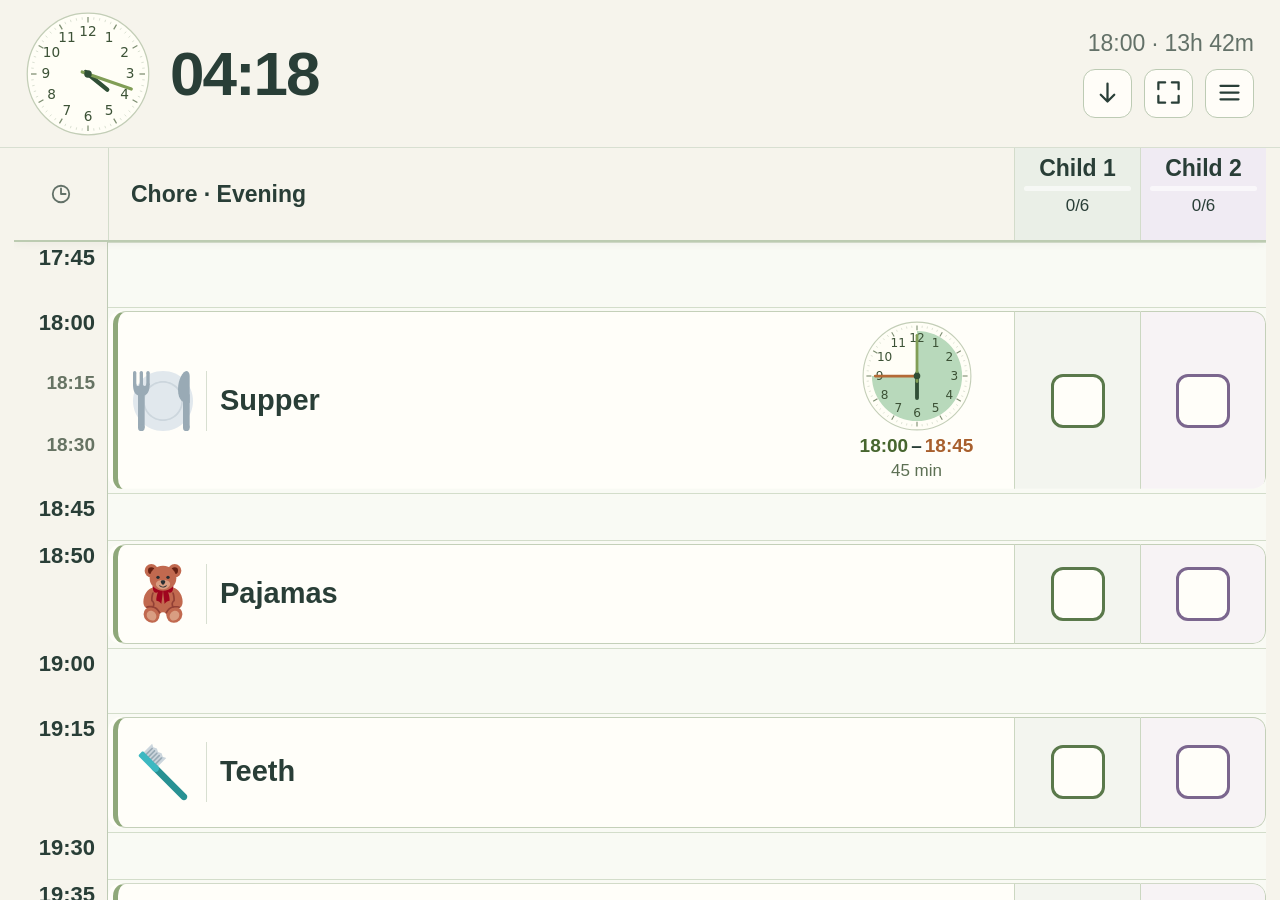
<file: index.html>
<!doctype html>
<html lang="en">
<head>
<meta charset="utf-8"><meta name="viewport" content="width=device-width,initial-scale=1,viewport-fit=cover">
<meta name="theme-color" content="#f6f4ec"><meta name="description" content="A gentle, playful evening routine for little people. Private, local, and ready for bedtime.">
<title>Evening routine</title>
<link rel="icon" href="icon.svg" type="image/svg+xml"><link rel="manifest" href="manifest.webmanifest"><link rel="stylesheet" href="style.css">
</head>
<body>
<div id="startup-warning" class="notice" role="alert">Loading the app. If this notice stays visible, open the routine in Firefox 68 or newer and make sure JavaScript is enabled.</div>
<div id="storage-warning" class="notice" hidden>Your browser cannot save changes. Keep this page open, or enable local storage to remember your routine.</div>
<header class="topbar"><div class="current-clock"><div id="main-clock"></div><div id="digital-time" aria-label="Current time"></div></div><div class="top-actions"><div id="starts-in" aria-live="off"></div><button id="jump-now" class="icon-button" aria-label="Now" title="Now"><span data-ui-icon="down"></span></button><button class="icon-button" id="fullscreen" aria-label="Enter full screen" title="Full screen"><span data-ui-icon="fullscreen"></span></button><button id="profile-open" class="icon-button" aria-label="Open menu" title="Menu"><span data-ui-icon="menu"></span></button></div></header>
<main><section id="schedule-scroll" aria-label="Children’s evening schedule" tabindex="0"><div id="schedule"><div id="column-heads"></div><div id="timeline"><div id="time-axis" aria-hidden="true"></div><div id="kid-columns"></div><div id="now-marker" hidden><span id="now-label">NOW</span><i></i></div></div></div></section></main>
<div id="settings-backdrop" hidden></div>
<dialog role="dialog" tabindex="-1" id="shift-dialog" aria-labelledby="shift-title"><div class="dialog-heading"><div><p class="eyebrow">FOR THE GROWN-UPS · TODAY ONLY</p><h2 id="shift-title">Shift times</h2></div><button type="button" class="icon-button close-dialog" aria-label="Close time shift"><span data-ui-icon="close"></span></button></div><section class="shift-settings"><p>Future and unfinished chores all move by the same amount. Completed past chores and checkmarks are preserved.</p><p id="shift-status" class="shift-note"></p><div class="shift-presets"><button type="button" data-shift-minutes="5">+5 min</button><button type="button" data-shift-minutes="10">+10 min</button><button type="button" data-shift-minutes="15">+15 min</button><button type="button" data-shift-minutes="30">+30 min</button></div><label class="shift-custom" for="shift-minutes">Offset in minutes<input id="shift-minutes" type="number" min="-1439" max="1439" step="1" value="15" aria-describedby="shift-direction"></label><p id="shift-direction" class="shift-note">Positive moves later; negative moves earlier.</p><div id="shift-preview" aria-live="polite"></div><div class="shift-actions"><button type="button" class="primary-button" id="shift-apply">Apply shift and close</button><button type="button" class="secondary-button" id="shift-undo" hidden>Undo last shift</button><button type="button" class="secondary-button" id="shift-reset" hidden>Restore original times</button></div></section><div class="dialog-footer"><button type="button" class="secondary-button" id="shift-cancel">Cancel</button></div></dialog>
<dialog role="dialog" tabindex="-1" id="settings-dialog" aria-labelledby="settings-title"><form id="settings-form"><div class="dialog-heading"><div><p class="eyebrow">FOR THE GROWN-UPS</p><h2 id="settings-title">Settings</h2></div><button type="button" class="icon-button close-dialog" aria-label="Close settings"><span data-ui-icon="close"></span></button></div><p class="settings-intro">Add children, choose their colors, and set shared preferences. Edit chores separately using Chores in the menu.</p><p class="settings-save-note">Changes save when you close Settings.</p><p id="import-notice" class="settings-save-note" role="status" hidden></p><div class="editor-heading"><h3>Children</h3></div><div id="kids-editor"></div><button type="button" class="add-button" id="add-kid"><span data-ui-icon="plus"></span> Add child</button><div class="preferences"><label>Clock style<select id="clock-format"><option value="24">24-hour · 18:30</option><option value="12">12-hour · 6:30 PM</option></select></label><label class="toggle-label"><input id="celebrations-enabled" type="checkbox"> Little celebrations</label></div><p id="settings-error" class="error" role="alert" hidden></p><div class="settings-tools"><button type="button" id="preview-celebration"><span data-ui-icon="sparkle"></span> Try a celebration</button><button type="button" id="export-settings">Back up all profiles</button><button type="button" id="import-settings">Import all profiles</button><input type="file" id="import-file" accept="application/json,.json" hidden></div><p class="icon-credits">Icons: <a href="https://github.com/jdecked/twemoji">Twemoji</a>, Twitter and other contributors · <a href="https://creativecommons.org/licenses/by/4.0/">CC BY 4.0</a>.</p><p class="settings-note">Children and preferences are shared. Chores and daily progress belong to the selected time of day. Each child has separate progress, which resets at midnight. Clearing browser storage removes your saved routine.</p><div class="dialog-footer"><button type="button" class="secondary-button" id="discard-settings">Discard changes</button></div></form></dialog>
<dialog role="dialog" tabindex="-1" id="chores-dialog" aria-labelledby="chores-title"><form id="chores-form"><div class="dialog-heading"><h2 id="chores-title">Chores</h2><button type="button" class="icon-button close-dialog" aria-label="Close chores"><span data-ui-icon="close"></span></button></div><p class="settings-save-note">Changes save when you close this dialog. Chores belong to the selected time of day.</p><div class="editor-heading"><h3>Chores</h3><span>Same-day times · no overlap per child</span></div><div id="chore-editor"></div><button type="button" class="add-button" id="add-chore"><span data-ui-icon="plus"></span> Add chore</button><p id="chores-error" class="error" role="alert" hidden></p><div class="dialog-footer"><button type="button" class="secondary-button" id="discard-chores">Discard changes</button></div></form></dialog>
<dialog role="dialog" tabindex="-1" id="icon-dialog" aria-labelledby="icon-picker-title"><div class="dialog-heading"><h2 id="icon-picker-title">Choose icon</h2><button type="button" class="icon-button close-dialog" aria-label="Close icon picker"><span data-ui-icon="close"></span></button></div><p class="icon-picker-intro">Choose a picture for this chore.</p><div id="icon-categories" role="group" aria-label="Icon categories"></div><div id="icon-choices" role="group" aria-label="Chore icons"></div><div class="dialog-footer"><button type="button" class="secondary-button" id="icon-picker-cancel">Cancel</button></div></dialog>
<dialog role="dialog" tabindex="-1" id="profile-dialog" aria-labelledby="profile-title"><div class="dialog-heading"><h2 id="profile-title">Menu</h2><button type="button" class="icon-button close-dialog" aria-label="Close menu"><span data-ui-icon="close"></span></button></div><p class="menu-section-label">Time of day</p><div id="profile-list"></div><div class="menu-actions"><button id="shift-open" class="secondary-button" aria-label="Shift times" title="Shift times"><span data-ui-icon="clock"></span> Shift times</button><button type="button" class="secondary-button" id="chores-open"><span data-ui-icon="check"></span> Chores</button><button id="settings-open" class="secondary-button" aria-label="Settings" title="Settings"><span data-ui-icon="settings"></span> Settings</button></div></dialog>
<div id="toast" class="toast" role="status" hidden></div><div id="celebration" class="celebration" hidden><div class="celebration-particles" aria-hidden="true"></div><button type="button" id="celebration-dismiss" aria-label="Dismiss celebration"><span id="celebration-icon" aria-hidden="true"></span><strong id="celebration-title">A little win!</strong><span id="celebration-subtitle">Look at you grow.</span><small>Tap to close</small></button></div>
<script src="routine.js"></script><script src="app.js"></script>
</body></html>
</file>
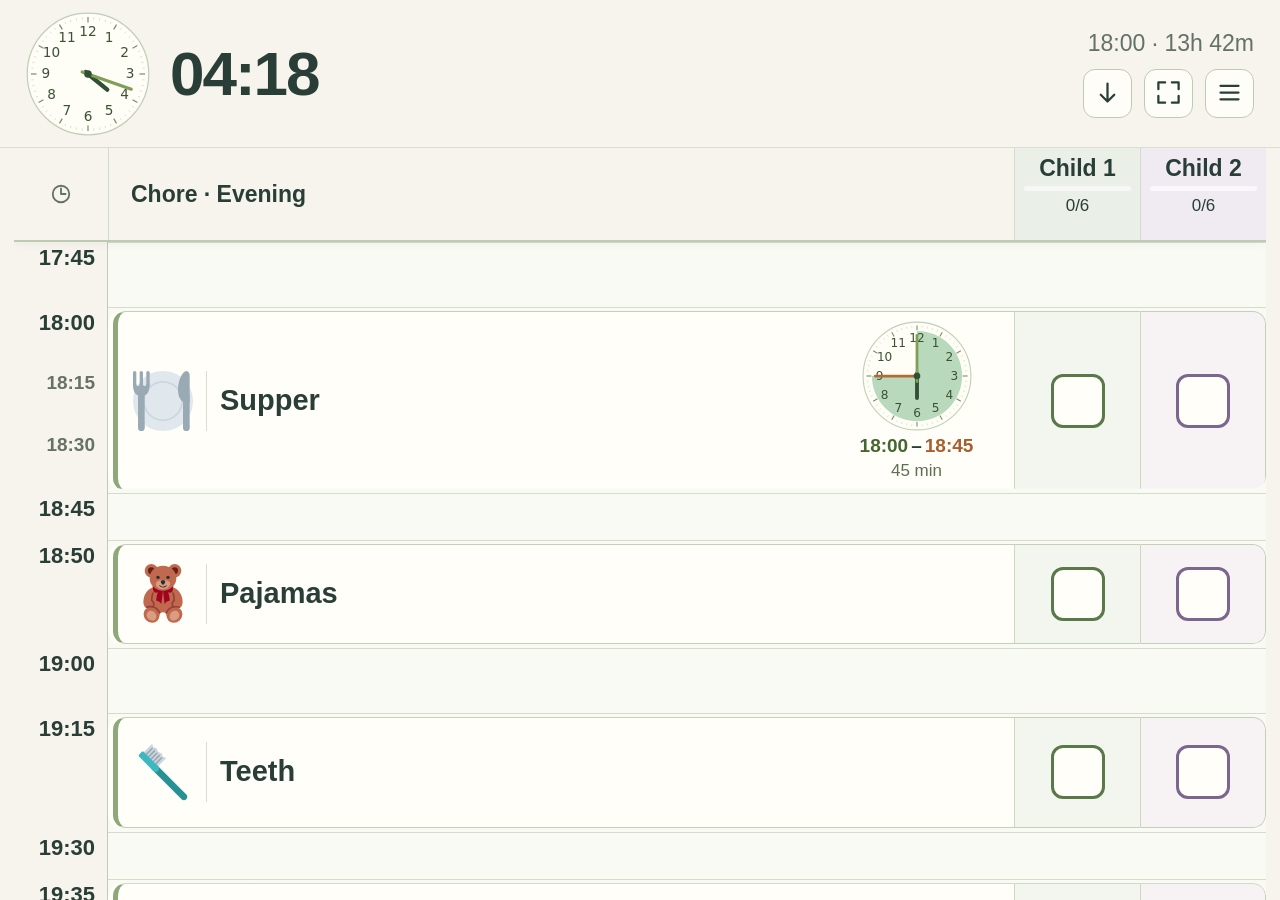
<file: Evening garden.html>
<!doctype html>
<html lang="en" data-standalone="true">
<head>
<meta charset="utf-8"><meta name="viewport" content="width=device-width,initial-scale=1,viewport-fit=cover">
<meta name="theme-color" content="#f6f4ec"><meta name="description" content="A gentle, playful evening routine for little people. Private, local, and ready for bedtime.">
<title>Evening routine</title>
<style>
:root{--ink:#293e37;--muted:#637168;--green:#456b54;--cream:#f6f4ec;--line:#d8dfd1;--axis:94px;--head:94px}*{box-sizing:border-box}body{margin:0;background:var(--cream);color:var(--ink);font:18px ui-sans-serif,-apple-system,BlinkMacSystemFont,'Segoe UI',sans-serif;-webkit-tap-highlight-color:transparent}button,input,select{font:inherit}button,input,select{touch-action:manipulation}button{cursor:pointer;color:inherit}button:focus-visible,input:focus-visible,select:focus-visible,#schedule-scroll:focus-visible{outline:3px solid #9c76ba;outline-offset:3px}button:disabled{opacity:.4;cursor:default}[hidden]{display:none!important}.topbar{height:148px;display:flex;justify-content:space-between;align-items:center;gap:22px;padding:10px 26px;background:var(--cream);border-bottom:1px solid var(--line)}.current-clock{display:flex;align-items:center;gap:20px;min-width:0}#main-clock{width:124px;height:124px;flex-shrink:0}.clock-svg{width:100%;height:100%;display:block}#digital-time{font-size:62px;font-weight:700;letter-spacing:-2px;font-variant-numeric:tabular-nums;white-space:nowrap}#digital-time small{font-size:25px;letter-spacing:0;margin-left:8px}.top-actions{display:flex;align-items:center;justify-content:flex-end;gap:12px;flex-wrap:wrap}#starts-in{font-size:23px;color:var(--muted);flex-basis:100%;text-align:right;font-variant-numeric:tabular-nums}.icon-button,.settings-button,.secondary-button,.primary-button{border:1px solid #bdcbb4;border-radius:12px;background:#fffdf8;padding:12px 17px;font-size:20px;font-weight:600;min-height:48px}.icon-button{width:49px;padding:8px;font-size:27px}.primary-button{background:var(--green);color:white;border-color:var(--green)}main{padding:0 14px}#schedule-scroll{height:calc(100vh - 148px);height:calc(100dvh - 148px);overflow:auto;overscroll-behavior:contain;scroll-behavior:smooth;position:relative}#schedule{min-width:calc(var(--axis) + var(--kid-count)*350px);width:100%;position:relative}#column-heads{position:sticky;top:0;z-index:8;display:grid;grid-template-columns:var(--axis) repeat(var(--kid-count),minmax(0,1fr));height:var(--head);background:var(--cream);border-bottom:2px solid #bccbb1;box-shadow:0 4px 7px #24352208}.axis-head{font-size:22px;display:flex;align-items:center;justify-content:center;color:var(--muted)}.kid-head{border-left:1px solid #d3dccb;padding:14px 18px;display:flex;align-items:center;gap:14px;background:var(--kid-bg);min-width:0}.kid-name{font-size:30px;font-weight:750;overflow-wrap:anywhere;line-height:1.1;flex:1;min-width:0}.kid-score{font-size:23px;white-space:nowrap}.kid-progress{height:6px;background:#fff9;border-radius:10px;margin-top:10px;width:100%;overflow:hidden}.kid-progress>i{display:block;height:100%;background:var(--kid-color);transition:width .3s}.kid-name-wrap{flex:1;min-width:0}#timeline{position:relative}#time-axis{position:absolute;top:0;bottom:0;left:0;width:var(--axis);border-right:1px solid #bfcbb5;background:#f6f4ec}.time-tick{position:absolute;left:0;right:0;font-size:19px;font-weight:600;text-align:right;padding:3px 12px 0 0;font-variant-numeric:tabular-nums;color:#667363;line-height:1.2}.time-tick.major{font-size:22px;color:var(--ink);font-weight:750}.time-tick small{display:block;font-size:12px}#kid-columns{height:100%;margin-left:var(--axis);display:grid;grid-template-columns:repeat(var(--kid-count),minmax(0,1fr))}.kid-column{position:relative;min-width:0;border-right:1px solid #cbd5c1;background-color:#f9faf4;background-image:linear-gradient(to bottom,#cbd5c1 1px,transparent 1px);background-size:100% calc(var(--scale)*5px)}.kid-column:nth-child(even){background-color:#f1f4eb}.chore-card{position:absolute;left:7px;right:7px;width:calc(100% - 14px);border:2px solid #ccd6c2;border-left:6px solid var(--kid-color);border-radius:15px;background:#fffef9;display:grid;grid-template-columns:minmax(0,1fr) 165px;gap:7px;align-items:center;padding:12px 10px;text-align:left;transition:background .2s,border-color .2s;overflow:hidden}.chore-card:hover{border-color:var(--kid-color);background:#fafcf4}.chore-card.current{background:#e4efda;border-color:#779869}.chore-card.done{background:#e5eedf;border-color:#9ab98a}.chore-heading{display:flex;flex-direction:column;gap:9px;min-width:0}.chore-symbols{display:flex;align-items:center;gap:10px}.chore-icon{font-size:32px}.check-circle{width:30px;height:30px;border-radius:50%;display:grid;place-items:center;border:2px solid #afbea2;color:transparent;font-size:21px;flex-shrink:0}.done .check-circle{color:white;background:#648a54;border-color:#648a54}.chore-title{font-size:27px;font-weight:700;line-height:1.16;overflow-wrap:anywhere}.time-faces{display:flex;align-items:center;justify-content:center;gap:7px}.time-face{display:flex;flex-direction:column;align-items:center;gap:5px}.mini-clock{width:78px;height:78px;display:block}.time-digits{font-size:20px;font-weight:700;font-variant-numeric:tabular-nums;white-space:nowrap}.time-digits small{font-size:11px;display:block;text-align:center}.time-arrow{font-size:21px;position:absolute;right:87px;top:12px;color:#6b7c60;transform:translateY(-10px);background:#fffef9;border-radius:50%;width:20px;text-align:center}.current .time-arrow{background:#e4efda}.done .time-arrow{background:#e5eedf}.empty-column{font-size:34px;color:#8c9d7e;text-align:center;position:sticky;top:120px;padding-top:35px}#now-marker{position:absolute;left:0;right:0;z-index:5;display:flex;align-items:center;pointer-events:none;transform:translateY(-50%)}#now-label{background:#b96140;color:white;border:2px solid var(--cream);font-size:17px;line-height:1.15;font-weight:800;border-radius:8px;text-align:center;min-width:94px;padding:7px 5px;font-variant-numeric:tabular-nums}#now-marker i{height:3px;flex:1;background:#b96140;box-shadow:0 1px #fff8}.notice{background:#ffe3b5;padding:10px;text-align:center;font-size:15px}.notice:not([hidden])~main #schedule-scroll{height:calc(100vh - 195px);height:calc(100dvh - 195px)}.toast{position:fixed;bottom:22px;left:50%;transform:translateX(-50%);background:#344e40;color:white;padding:13px 23px;border-radius:13px;z-index:20;font-size:19px;max-width:90vw;text-align:center}dialog{width:860px;max-width:calc(100% - 24px);width:min(860px,calc(100% - 24px));max-height:94vh;max-height:94dvh;border:1px solid #d1dac6;border-radius:22px;padding:26px;background:#fcfbf5;color:var(--ink);box-shadow:0 25px 100px #1b2f3330}dialog::backdrop{background:#263e3566;backdrop-filter:blur(4px)}.dialog-heading{display:flex;align-items:center;justify-content:space-between;gap:15px}.dialog-heading h2{font-size:32px;margin:0}.eyebrow{font-size:13px;letter-spacing:1px;color:var(--muted);margin:0 0 7px}.settings-intro{font-size:17px;line-height:1.5;color:var(--muted);margin:15px 0 24px}.editor-heading{display:flex;align-items:center;justify-content:space-between;gap:10px;margin:24px 0 12px}.editor-heading h3{font-size:23px;margin:0}.editor-heading span{font-size:13px;color:var(--muted)}input:not([type=checkbox]):not([type=file]),select{border:1px solid #c6d2ba;border-radius:8px;padding:10px;background:#fffef9;color:var(--ink);min-width:0;min-height:47px}.kid-editor-row{display:flex;align-items:center;gap:12px;margin:9px 0;background:var(--kid-bg);border-radius:10px;padding:10px}.kid-editor-row input{flex:1;width:100%;font-size:21px}.kid-swatch{width:17px;height:38px;border-radius:8px;background:var(--kid-color);flex-shrink:0}.delete-kid,.delete-chore{width:44px;min-height:44px;border:0;background:transparent;font-size:27px;color:#995f49;flex-shrink:0}.preferences{display:flex;align-items:center;gap:26px;flex-wrap:wrap;margin:24px 0}.preferences>label{display:flex;align-items:center;gap:12px;font-size:17px}.toggle-label input{accent-color:var(--green);height:22px;width:22px}.editor-row{border:1px solid #d1dcc7;background:#eef2e6;border-radius:14px;padding:14px;margin:13px 0}.edit-main{display:grid;grid-template-columns:65px minmax(100px,1fr) 125px 125px 40px;gap:9px;align-items:end}.edit-main label{display:flex;flex-direction:column;gap:5px;font-size:13px;color:var(--muted)}.edit-main input{width:100%;font-size:17px}.edit-main select{font-size:24px;padding:8px}.assignments{border:0;border-top:1px solid #d1dcc7;padding:12px 0 0;margin:13px 0 0;display:flex;flex-wrap:wrap;gap:9px}.assignments legend{font-size:13px;padding:0 5px;color:var(--muted)}.assignment{display:flex;align-items:center;gap:7px;padding:9px 12px;border:1px solid #c4d1b9;border-radius:9px;background:#fffdf8;font-size:18px;min-height:45px;overflow-wrap:anywhere}.assignment input{width:20px;height:20px;accent-color:var(--green);flex-shrink:0}.assignment:has(input:checked){background:#dce8ce;border-color:#98b47e}.add-button{width:100%;padding:13px;border:1px dashed #9db58a;border-radius:10px;background:transparent;font-size:18px;color:#456b36;margin:4px 0}.settings-tools{display:flex;gap:18px;flex-wrap:wrap;border-top:1px solid #d8dfd0;padding-top:18px;margin-top:25px}.settings-tools button{font-size:15px;background:transparent;border:0;color:#426838;text-decoration:underline;min-height:44px}.settings-note{font-size:14px;line-height:1.5;color:var(--muted)}.dialog-footer{display:flex;justify-content:flex-end;gap:12px;border-top:1px solid #d8dfd0;padding-top:18px}.error{background:#f7e0d1;border-radius:9px;padding:13px;color:#87452f;font-size:17px;line-height:1.5}
.celebration{position:fixed;top:0;right:0;bottom:0;left:0;z-index:30;display:grid;place-items:center;background:#eff0e858;backdrop-filter:blur(2px);overflow:hidden;pointer-events:none}.celebration[hidden]{display:none}.celebration button{pointer-events:auto;display:flex;align-items:center;flex-direction:column;gap:12px;background:#fffdf5ed;border:1px solid #e2dfce;border-radius:32px;padding:35px 45px;box-shadow:0 16px 80px #314c391a;animation:pop-in .4s ease;max-width:90vw;text-align:center}.celebration button>span:first-child{font-size:72px;animation:bob .8s ease-in-out infinite alternate}.celebration strong{font:32px var(--serif)}.celebration button>span{font-size:14px;color:#728260}.celebration small{color:#a0a68e;font-size:10px;margin-top:5px}.celebration-particles{position:absolute;top:0;right:0;bottom:0;left:0;overflow:hidden;pointer-events:none}.particle{position:absolute;left:50%;top:50%;font-size:var(--size);color:var(--color);animation:burst var(--duration) ease-out forwards;animation-delay:var(--delay);opacity:0}.celebration.grand button{border:2px solid #c3cfa5}.celebration[data-motion="rain"] .particle{animation-name:rain}.celebration[data-motion="float"] .particle{animation-name:float-up}.celebration[data-motion="orbit"] .particle{animation-name:orbit}.celebration[data-motion="bounce"] .particle{animation-name:bounce-out}@keyframes pop-in{from{opacity:0;transform:scale(.8) translateY(20px)}to{opacity:1;transform:scale(1) translateY(0)}}@keyframes bob{to{transform:translateY(-8px) rotate(7deg)}}@keyframes burst{0%{opacity:0;transform:translate(0,0) scale(.2)}15%{opacity:1}85%{opacity:1}100%{opacity:0;transform:translate(var(--x),var(--y)) rotate(var(--r)) scale(1)}}@keyframes rain{0%{opacity:0;transform:translate(var(--x),-55vh) rotate(0deg)}15%{opacity:1}90%{opacity:1}100%{opacity:0;transform:translate(var(--x),55vh) rotate(var(--r))}}@keyframes float-up{0%{opacity:0;transform:translate(var(--x),45vh) scale(.5)}20%{opacity:1}80%{opacity:1}100%{opacity:0;transform:translate(calc(var(--x) + 30px),-55vh) rotate(var(--r))}}@keyframes orbit{0%{opacity:0;transform:rotate(0deg) translateX(30px)}15%{opacity:1}80%{opacity:1}100%{opacity:0;transform:rotate(var(--r)) translateX(var(--x))}}@keyframes bounce-out{0%{opacity:0;transform:translate(0,0) scale(.2)}20%{opacity:1;transform:translate(var(--x),var(--y)) scale(1.3)}50%{transform:translate(var(--x),calc(var(--y) - 30px)) scale(1)}80%{opacity:1}100%{opacity:0;transform:translate(var(--x),calc(var(--y) + 100px)) scale(.8)}}
@media(max-width:700px){.topbar{height:126px;padding:8px 12px;gap:10px}.current-clock{gap:9px}#main-clock{width:94px;height:94px}#digital-time{font-size:42px}#digital-time small{font-size:18px;margin-left:4px}.top-actions{gap:6px}#starts-in{font-size:18px}.top-actions button{font-size:16px;padding:8px;min-height:41px}.top-actions .icon-button{width:40px;font-size:24px}main{padding:0 5px}#schedule-scroll{height:calc(100vh - 126px);height:calc(100dvh - 126px)}:root{--axis:80px;--head:84px}#now-label{min-width:80px;font-size:15px}.time-tick{font-size:17px;padding-right:8px}.time-tick.major{font-size:19px}.kid-head{padding:12px}.kid-name{font-size:28px}.kid-score{font-size:21px}.edit-main{grid-template-columns:60px minmax(85px,1fr) 42px}.edit-main label:nth-child(3){grid-column:1 / 2;width:115px}.edit-main label:nth-child(4){grid-column:2;justify-self:end;width:115px}.delete-chore{grid-column:3;grid-row:1 / 3}.editor-heading{align-items:flex-start}.editor-heading span{max-width:140px;text-align:right}.preferences{gap:15px}.preferences>label{flex-wrap:wrap}.preferences select{font-size:16px}dialog{padding:22px 15px}.settings-tools{gap:14px}}
@media(max-width:450px){.topbar{height:148px}.current-clock{flex-direction:column;gap:0}#main-clock{width:80px;height:80px}#digital-time{font-size:30px;letter-spacing:-.5px}#digital-time small{font-size:14px}#starts-in{font-size:17px}.top-actions{max-width:208px}#schedule-scroll{height:calc(100vh - 148px);height:calc(100dvh - 148px)}}
@media(prefers-reduced-motion:reduce){*,*:before,*:after{animation:none!important;transition:none!important;scroll-behavior:auto!important}.celebration-particles{display:none}}

.chore-card{display:block;padding:0;overflow:visible}.chore-content{display:grid;grid-template-columns:minmax(0,1fr) 165px;gap:7px;align-items:center;padding:12px 10px;position:sticky;top:calc(var(--head) + 8px);min-height:140px}.chore-content .time-arrow{top:14px}.celebration strong{font:700 32px ui-sans-serif,system-ui,sans-serif}.celebration button{color:var(--ink)}

.chore-card{align-content:start}
.chore-card{display:flex;flex-direction:column;align-items:stretch;justify-content:flex-start}.chore-content{flex:0 0 auto;width:100%}
/* One range clock, and grid lines positioned by the compressed time map. */
.kid-column{background-image:none}.grid-line{position:absolute;left:0;right:0;height:1px;background:#d3ddca;pointer-events:none}.chore-card{z-index:1}.chore-content{min-height:172px}.range-clock{display:flex;flex-direction:column;align-items:center;gap:4px;min-width:0}.range-clock .mini-clock{width:110px;height:110px}.range-digits{display:flex;align-items:center;justify-content:center;gap:3px;font-size:19px;font-weight:750;white-space:nowrap;font-variant-numeric:tabular-nums}.range-digits small{font-size:11px;display:block;text-align:center}.range-start{color:#47662f}.range-end{color:#a85f2d}.range-duration{font-size:17px;color:#5d7054;font-variant-numeric:tabular-nums}.gap-fold{position:absolute;left:12px;right:12px;text-align:center;color:#647560;font-size:16px;border-top:1px dashed #aebea1;padding-top:4px;pointer-events:none;transform:translateY(-50%)}
/* Shared chore column with individual completion columns. */
:root{--chore-width:360px;--child-width:126px}
#schedule{min-width:calc(var(--axis) + var(--chore-width) + var(--kid-count)*var(--child-width))}
#column-heads{grid-template-columns:var(--axis) minmax(var(--chore-width),1fr) repeat(var(--kid-count),var(--child-width))}
.chore-column-head{display:flex;align-items:center;font-size:27px;font-weight:700;padding:16px 22px;border-left:1px solid #d3dccb}
.kid-head{padding:8px 9px;text-align:center;display:block}.kid-name{font-size:23px;line-height:1.1;max-height:52px;overflow:auto}.kid-score{display:block;font-size:17px;margin-top:5px}.kid-progress{margin-top:5px;height:5px}
#kid-columns{display:block;position:relative;background:#f9faf4}
.routine-row{position:absolute;left:5px;right:5px;display:grid;grid-template-columns:minmax(calc(var(--chore-width) - 5px),1fr) repeat(var(--kid-count),var(--child-width));border:1px solid #c4d0b9;border-radius:13px;background:#fffef9;z-index:1}
.shared-chore{min-width:0;border-left:5px solid #8fa87a;border-radius:13px 0 0 13px;display:flex;flex-direction:column}
.shared-chore-content{position:sticky;top:calc(var(--head) + 8px);display:grid;grid-template-columns:minmax(0,1fr) 165px;gap:10px;align-items:center;min-height:174px;padding:9px 15px;flex:0 0 auto;width:100%}
.shared-chore .chore-icon{font-size:36px}.shared-chore .chore-title{font-size:29px}
.routine-row.done .shared-chore{background:#e9f1df}
.kid-cell{border-left:1px solid #cbd7c1;display:flex;align-items:center;justify-content:center;background:var(--kid-bg)}
.kid-cell:last-child{border-radius:0 13px 13px 0}.kid-cell.checked{background:var(--kid-bg)}.kid-cell.unassigned{background:#edf0e7}
.check-target{display:flex;align-items:center;justify-content:center;min-height:88px;width:100%;cursor:pointer}
.child-check{-moz-appearance:none;-webkit-appearance:none;appearance:none;margin:0;width:54px;height:54px;border:3px solid var(--kid-color);border-radius:12px;background:#fffef9;display:grid;place-items:center;cursor:pointer;flex-shrink:0;touch-action:manipulation}
.child-check:checked{background:var(--kid-color)}.child-check:checked:after{content:'✓';color:#fff;font-size:38px;font-weight:750;line-height:1}
.child-check:hover{box-shadow:0 0 0 5px #ffffff88}.child-check:focus-visible{outline:4px solid #9c76ba;outline-offset:5px}
.not-assigned{font-size:30px;color:#9aa58e}
@media(max-width:700px){:root{--chore-width:325px;--child-width:104px}.shared-chore-content{padding:9px 10px;grid-template-columns:minmax(0,1fr) 150px;gap:6px}.shared-chore .chore-title{font-size:27px}.kid-name{font-size:21px}.chore-column-head{font-size:25px}.child-check{width:52px;height:52px}}
.routine-row{left:0;right:0;grid-template-columns:minmax(var(--chore-width),1fr) repeat(var(--kid-count),var(--child-width));border:0}.shared-chore{margin-left:5px;border:1px solid #c4d0b9;border-right:0;border-left:5px solid #8fa87a}.kid-cell{border-top:1px solid #c4d0b9;border-bottom:1px solid #c4d0b9}.kid-cell:last-child{border-right:1px solid #c4d0b9}
.settings-save-note{font-size:16px;color:#486c39;background:#e8f0de;border-radius:9px;padding:11px 13px;margin:-9px 0 20px}#discard-settings{color:#8b523c;border-color:#cfb8a9}
.celebration.late button{background:#f3f7eaff;border-color:#adc69a;max-width:90vw;max-width:min(540px,90vw)}.celebration.late strong{max-width:420px;font-size:28px;line-height:1.3}.celebration.late #celebration-subtitle{font-size:20px;color:#47643b}.celebration.late button>span:first-child{font-size:86px;animation:turtle-waddle 1.1s ease-in-out infinite alternate}@keyframes turtle-waddle{from{transform:translateX(-9px) rotate(-5deg)}to{transform:translateX(9px) rotate(5deg)}}
/* Let children read at their own pace; a tap anywhere closes the message. */
.celebration{pointer-events:auto;cursor:pointer}
.kid-color-field{display:flex;flex-direction:column;align-items:center;gap:3px;font-size:13px;color:#516746;flex-shrink:0}.kid-editor-row .kid-color{flex:0 0 auto;width:52px;height:43px;min-height:43px;padding:3px;border:1px solid #b7c8a8;border-radius:8px;cursor:pointer;background:#fffef9}.kid-editor-row .kid-name-input{min-width:0}.child-check:checked:after{color:var(--kid-ink,#ffffff)}

/* Firefox 68 has Grid and CSS variables, but no native dialog or inset. */
dialog:not([open]){display:none}
#settings-backdrop{position:fixed;top:0;right:0;bottom:0;left:0;z-index:24;background:rgba(38,62,53,.65)}
.dialog-fallback[open]{display:block;position:fixed;top:3vh;left:50%;transform:translateX(-50%);margin:0;z-index:25;overflow:auto;-webkit-overflow-scrolling:touch}
.settings-modal-open{overflow:hidden}
button:focus,input:focus,select:focus,#schedule-scroll:focus{outline:3px solid #9c76ba;outline-offset:3px}
.chore-title,.kid-name,.assignment{overflow-wrap:break-word;word-wrap:break-word;overflow-wrap:anywhere}

/* A var() declaration can parse even when color-mix is unsupported, then
   discard its earlier fallback at computed-value time. Guard it explicitly. */
@supports(background:color-mix(in srgb,red,blue)){
 .kid-cell{background:color-mix(in srgb,var(--kid-bg) 55%,transparent)}
 .child-check{border-color:color-mix(in srgb,var(--kid-color) 75%,#314638)}
}

/* Locally embedded SVG artwork never depends on the device's emoji fonts. */
.app-icon,.ui-icon{display:inline-block;width:1em;height:1em;vertical-align:-.15em;flex-shrink:0}
.chore-icon{display:block;width:1em;height:1em;line-height:1}
.kid-score .ui-icon{width:17px;height:17px;margin-left:4px}

.icon-credits{font-size:13px;color:#637168;line-height:1.5}
.icon-credits a{color:inherit}
.child-check:checked:after{content:'';width:14px;height:27px;border:solid currentColor;border-width:0 5px 5px 0;transform:rotate(45deg);margin-top:-6px}

/* Give celebrations a readable, generous size on shared tablets. */
.celebration button,.celebration.late button{width:76vw;max-width:1040px;min-height:320px;max-height:90vh;overflow-y:auto;padding:40px 48px;gap:18px}
.celebration button>span:first-child,.celebration.late button>span:first-child{font-size:104px}
.celebration strong,.celebration.late strong{max-width:100%;font-size:42px;line-height:1.25;overflow-wrap:break-word}
.celebration #celebration-subtitle,.celebration.late #celebration-subtitle{max-width:100%;font-size:24px;line-height:1.35;overflow-wrap:break-word}
.celebration small{font-size:15px}
@media(max-width:700px){
 .celebration button,.celebration.late button{width:92vw;min-height:260px;padding:28px 22px;gap:14px}
 .celebration button>span:first-child,.celebration.late button>span:first-child{font-size:84px}
 .celebration strong,.celebration.late strong{font-size:32px}
 .celebration #celebration-subtitle,.celebration.late #celebration-subtitle{font-size:21px}
 .celebration small{font-size:14px}
}

#fullscreen[data-awake="active"]{border-color:#688a51;box-shadow:inset 0 0 0 1px #688a51}
#fullscreen[data-awake="failed"]{border-color:#b96140}

.shift-settings{margin:24px 0;padding:18px;border:1px solid #bdcdb1;border-radius:14px;background:#eef3e7}
.shift-settings h3{font-size:24px;margin:0 0 10px}
.shift-settings p{font-size:16px;line-height:1.45;margin:8px 0}
.shift-settings .shift-note{font-size:14px;color:#516746}
.shift-presets,.shift-actions{display:flex;flex-wrap:wrap;gap:8px;margin-top:14px}
.shift-presets button{padding:10px 14px;min-height:44px;border:1px solid #bdcbb4;border-radius:9px;background:#fffdf8;font-size:17px}
.shift-custom{display:flex;align-items:center;gap:12px;margin-top:14px;font-size:17px}
.shift-custom input{width:110px;font-size:20px}
.shift-preview-list{list-style:none;padding:0;margin:10px 0;max-height:190px;overflow:auto;-webkit-overflow-scrolling:touch}
.shift-preview-list li{display:flex;flex-wrap:wrap;justify-content:space-between;gap:5px 16px;border-top:1px solid #d3ddc9;padding:9px 0;font-size:16px;line-height:1.4}
.shift-preview-list strong{overflow-wrap:break-word;max-width:100%}
.shift-preview-list span{font-variant-numeric:tabular-nums}
.shift-preview-list s{color:#637168}
.shift-preview-list b{color:#345d36}
.shift-actions button{font-size:17px;max-width:100%}
@media(max-width:450px){.shift-settings{padding:12px}.shift-presets button{padding:9px 11px;font-size:16px}.shift-actions button{width:100%}}

@media(max-width:450px){.shift-presets button{flex:1 1 calc(50% - 8px)}}

#shift-dialog{width:680px;max-width:calc(100% - 24px)}
#shift-dialog .shift-settings{margin:20px 0;border:0;padding:0;background:transparent}

.icon-field{display:flex;flex-direction:column;gap:5px;font-size:13px;color:var(--muted)}
.edit-main .icon-picker{display:flex;align-items:center;justify-content:center;height:47px;width:100%;padding:4px;border:1px solid #c6d2ba;border-radius:8px;background:#fffef9}
.icon-picker .app-icon{width:32px;height:32px}.icon-picker .ui-icon{width:14px;height:14px;margin-left:2px}
#icon-dialog{width:720px;max-width:calc(100% - 24px);height:760px;max-height:90vh;max-height:90dvh}
#icon-dialog[open]{display:flex;flex-direction:column;overflow:hidden}
#icon-dialog .dialog-heading{flex-shrink:0}#icon-picker-title{overflow-wrap:break-word;font-size:27px;min-width:0}#icon-dialog .close-dialog{flex-shrink:0}
.icon-picker-intro{font-size:16px;color:var(--muted);margin:12px 0}
#icon-categories{display:flex;flex-wrap:wrap;flex-shrink:0;margin:0 -3px 10px}
#icon-categories button{border:1px solid #bdcbb4;border-radius:10px;background:#fffdf8;min-height:44px;padding:8px 12px;font-size:16px;margin:3px}
#icon-categories button[aria-pressed=true]{background:var(--green);color:white;border-color:var(--green)}
#icon-choices{display:grid;grid-template-columns:repeat(auto-fill,minmax(88px,1fr));grid-auto-rows:100px;gap:8px;overflow:auto;min-height:0;flex:1;padding:5px;-webkit-overflow-scrolling:touch}
.icon-choice{display:flex;flex-direction:column;align-items:center;justify-content:center;border:2px solid #d1dcc7;border-radius:12px;background:#fffef9;padding:7px 3px;min-width:0}
.icon-choice .app-icon{width:40px;height:40px;flex-shrink:0}.icon-choice span{font-size:14px;line-height:1.15;margin-top:7px;overflow-wrap:break-word;max-width:100%}
.icon-choice[aria-pressed=true]{border-color:var(--green);background:#dce8ce;box-shadow:inset 0 0 0 1px var(--green)}
#icon-dialog .dialog-footer{flex-shrink:0;margin-top:12px;padding-top:12px}
@media(max-width:450px){#icon-dialog{max-width:calc(100% - 12px);width:calc(100% - 12px);padding:16px 10px}#icon-categories button{font-size:14px;padding:8px}#icon-choices{grid-template-columns:repeat(3,minmax(0,1fr));gap:6px}#icon-picker-title{font-size:23px}}

.shift-actions #shift-apply{width:100%}

#profile-dialog{width:430px}#profile-list{display:flex;flex-direction:column;margin-top:20px}#profile-list button{margin:5px 0;text-align:left}#profile-list [aria-pressed=true]{background:var(--green);color:white}.empty-profile{padding:24px;font-size:20px}.chore-column-head{font-size:23px}@media(max-width:450px){.top-actions{max-width:220px}.top-actions .icon-button{width:39px;padding:6px}}

.menu-section-label{font-size:15px;color:var(--muted);margin:20px 0 0}.menu-actions{display:flex;flex-direction:column;border-top:1px solid var(--line);margin-top:16px;padding-top:12px}.menu-actions button{margin:5px 0;text-align:left;width:100%}#chores-dialog .dialog-heading h2{font-size:27px}@media(max-width:450px){.top-actions{max-width:208px}.top-actions .icon-button{display:inline-flex;align-items:center;justify-content:center;width:40px}}

#profile-list{display:grid;grid-template-columns:repeat(3,minmax(0,1fr));gap:8px;margin-top:12px}
#profile-list .profile-tile{display:flex;flex-direction:column;align-items:center;justify-content:center;min-width:0;min-height:110px;margin:0;padding:12px 4px;border:2px solid #d1dcc7;border-radius:12px;background:#fffef9;color:var(--ink);text-align:center}
.profile-tile .app-icon{width:44px;height:44px;flex-shrink:0}.profile-tile span{font-size:17px;font-weight:600;line-height:1.2;margin-top:9px;max-width:100%;overflow-wrap:break-word}
#profile-list .profile-tile[aria-pressed=true]{border-color:var(--green);background:#dce8ce;box-shadow:inset 0 0 0 1px var(--green)}
@media(max-width:450px){#profile-list{gap:6px}#profile-list .profile-tile{min-height:102px;padding:10px 3px}.profile-tile span{font-size:16px}}

/* Timing details fade and slide while the row layout follows their visible content. */
.shared-chore-content{display:flex;gap:0}.shared-chore-content>.chore-heading{flex:1;min-width:0}
.chore-timing{display:flex;flex:0 0 auto;width:0;margin-left:0;overflow:hidden;opacity:0;visibility:hidden;transform:translateX(10px);transition:width .32s ease,margin-left .32s ease,opacity .22s ease,transform .32s ease,visibility 0s linear .32s}
.chore-timing>.range-clock{width:165px;min-width:165px;flex:0 0 auto}
.chore-timing.timing-visible{width:165px;margin-left:10px;opacity:1;visibility:visible;transform:translateX(0);transition-delay:0s}
.chore-timing .range-sector{fill:#b8d9bb;transition:fill .3s ease}.chore-timing.timing-overdue .range-sector{fill:#e5b4ad}
@media(max-width:700px){.chore-timing>.range-clock{width:150px;min-width:150px}.chore-timing.timing-visible{width:150px;margin-left:6px}}
@media(prefers-reduced-motion:reduce){.chore-timing,.chore-timing .range-sector{transition:none!important}}

/* Row space follows the actual title, controls and currently visible timing details. */
.shared-chore-content{min-height:0}.check-target{min-height:64px}
.chore-timing{max-height:0;transition:width .32s ease,margin-left .32s ease,max-height .32s ease,opacity .22s ease,transform .32s ease,visibility 0s linear .32s}
.chore-timing.timing-visible{max-height:240px}

/* One coordinated resize transition for cards, the time scale and the Now line. */
.routine-row{transition:top .32s ease,height .32s ease}
#timeline{transition:height .32s ease}.time-tick,.grid-line,.gap-fold,#now-marker{transition:top .32s ease}
:root{--chore-width:430px}
.shared-chore-content>.chore-icon{display:flex;align-items:center;justify-content:center;flex:0 0 74px;width:74px;height:60px;padding-right:13px;margin-right:13px;border-right:1px solid #d8dfd1;line-height:1}
.shared-chore-content>.chore-icon>.app-icon{width:60px;height:60px}
@media(max-width:700px){:root{--chore-width:390px}.shared-chore-content>.chore-icon{flex-basis:64px;width:64px;height:52px;padding-right:11px;margin-right:10px}.shared-chore-content>.chore-icon>.app-icon{width:52px;height:52px}}
@media(prefers-reduced-motion:reduce){.routine-row,#timeline,.time-tick,.grid-line,.gap-fold,#now-marker{transition:none!important}}

.routine-row{clip-path:inset(0 round 13px)}

.shared-chore{justify-content:center}

</style>
</head>
<body>
<div id="startup-warning" class="notice" role="alert">Loading the app. If this notice stays visible, open the routine in Firefox 68 or newer and make sure JavaScript is enabled.</div>
<div id="storage-warning" class="notice" hidden>Your browser cannot save changes. Keep this page open, or enable local storage to remember your routine.</div>
<header class="topbar"><div class="current-clock"><div id="main-clock"></div><div id="digital-time" aria-label="Current time"></div></div><div class="top-actions"><div id="starts-in" aria-live="off"></div><button id="jump-now" class="icon-button" aria-label="Now" title="Now"><span data-ui-icon="down"></span></button><button class="icon-button" id="fullscreen" aria-label="Enter full screen" title="Full screen"><span data-ui-icon="fullscreen"></span></button><button id="profile-open" class="icon-button" aria-label="Open menu" title="Menu"><span data-ui-icon="menu"></span></button></div></header>
<main><section id="schedule-scroll" aria-label="Children’s evening schedule" tabindex="0"><div id="schedule"><div id="column-heads"></div><div id="timeline"><div id="time-axis" aria-hidden="true"></div><div id="kid-columns"></div><div id="now-marker" hidden><span id="now-label">NOW</span><i></i></div></div></div></section></main>
<div id="settings-backdrop" hidden></div>
<dialog role="dialog" tabindex="-1" id="shift-dialog" aria-labelledby="shift-title"><div class="dialog-heading"><div><p class="eyebrow">FOR THE GROWN-UPS · TODAY ONLY</p><h2 id="shift-title">Shift times</h2></div><button type="button" class="icon-button close-dialog" aria-label="Close time shift"><span data-ui-icon="close"></span></button></div><section class="shift-settings"><p>Future and unfinished chores all move by the same amount. Completed past chores and checkmarks are preserved.</p><p id="shift-status" class="shift-note"></p><div class="shift-presets"><button type="button" data-shift-minutes="5">+5 min</button><button type="button" data-shift-minutes="10">+10 min</button><button type="button" data-shift-minutes="15">+15 min</button><button type="button" data-shift-minutes="30">+30 min</button></div><label class="shift-custom" for="shift-minutes">Offset in minutes<input id="shift-minutes" type="number" min="-1439" max="1439" step="1" value="15" aria-describedby="shift-direction"></label><p id="shift-direction" class="shift-note">Positive moves later; negative moves earlier.</p><div id="shift-preview" aria-live="polite"></div><div class="shift-actions"><button type="button" class="primary-button" id="shift-apply">Apply shift and close</button><button type="button" class="secondary-button" id="shift-undo" hidden>Undo last shift</button><button type="button" class="secondary-button" id="shift-reset" hidden>Restore original times</button></div></section><div class="dialog-footer"><button type="button" class="secondary-button" id="shift-cancel">Cancel</button></div></dialog>
<dialog role="dialog" tabindex="-1" id="settings-dialog" aria-labelledby="settings-title"><form id="settings-form"><div class="dialog-heading"><div><p class="eyebrow">FOR THE GROWN-UPS</p><h2 id="settings-title">Settings</h2></div><button type="button" class="icon-button close-dialog" aria-label="Close settings"><span data-ui-icon="close"></span></button></div><p class="settings-intro">Add children, choose their colors, and set shared preferences. Edit chores separately using Chores in the menu.</p><p class="settings-save-note">Changes save when you close Settings.</p><p id="import-notice" class="settings-save-note" role="status" hidden></p><div class="editor-heading"><h3>Children</h3></div><div id="kids-editor"></div><button type="button" class="add-button" id="add-kid"><span data-ui-icon="plus"></span> Add child</button><div class="preferences"><label>Clock style<select id="clock-format"><option value="24">24-hour · 18:30</option><option value="12">12-hour · 6:30 PM</option></select></label><label class="toggle-label"><input id="celebrations-enabled" type="checkbox"> Little celebrations</label></div><p id="settings-error" class="error" role="alert" hidden></p><div class="settings-tools"><button type="button" id="preview-celebration"><span data-ui-icon="sparkle"></span> Try a celebration</button><button type="button" id="export-settings">Back up all profiles</button><button type="button" id="import-settings">Import all profiles</button><input type="file" id="import-file" accept="application/json,.json" hidden></div><p class="icon-credits">Icons: <a href="https://github.com/jdecked/twemoji">Twemoji</a>, Twitter and other contributors · <a href="https://creativecommons.org/licenses/by/4.0/">CC BY 4.0</a>.</p><p class="settings-note">Children and preferences are shared. Chores and daily progress belong to the selected time of day. Each child has separate progress, which resets at midnight. Clearing browser storage removes your saved routine.</p><div class="dialog-footer"><button type="button" class="secondary-button" id="discard-settings">Discard changes</button></div></form></dialog>
<dialog role="dialog" tabindex="-1" id="chores-dialog" aria-labelledby="chores-title"><form id="chores-form"><div class="dialog-heading"><h2 id="chores-title">Chores</h2><button type="button" class="icon-button close-dialog" aria-label="Close chores"><span data-ui-icon="close"></span></button></div><p class="settings-save-note">Changes save when you close this dialog. Chores belong to the selected time of day.</p><div class="editor-heading"><h3>Chores</h3><span>Same-day times · no overlap per child</span></div><div id="chore-editor"></div><button type="button" class="add-button" id="add-chore"><span data-ui-icon="plus"></span> Add chore</button><p id="chores-error" class="error" role="alert" hidden></p><div class="dialog-footer"><button type="button" class="secondary-button" id="discard-chores">Discard changes</button></div></form></dialog>
<dialog role="dialog" tabindex="-1" id="icon-dialog" aria-labelledby="icon-picker-title"><div class="dialog-heading"><h2 id="icon-picker-title">Choose icon</h2><button type="button" class="icon-button close-dialog" aria-label="Close icon picker"><span data-ui-icon="close"></span></button></div><p class="icon-picker-intro">Choose a picture for this chore.</p><div id="icon-categories" role="group" aria-label="Icon categories"></div><div id="icon-choices" role="group" aria-label="Chore icons"></div><div class="dialog-footer"><button type="button" class="secondary-button" id="icon-picker-cancel">Cancel</button></div></dialog>
<dialog role="dialog" tabindex="-1" id="profile-dialog" aria-labelledby="profile-title"><div class="dialog-heading"><h2 id="profile-title">Menu</h2><button type="button" class="icon-button close-dialog" aria-label="Close menu"><span data-ui-icon="close"></span></button></div><p class="menu-section-label">Time of day</p><div id="profile-list"></div><div class="menu-actions"><button id="shift-open" class="secondary-button" aria-label="Shift times" title="Shift times"><span data-ui-icon="clock"></span> Shift times</button><button type="button" class="secondary-button" id="chores-open"><span data-ui-icon="check"></span> Chores</button><button id="settings-open" class="secondary-button" aria-label="Settings" title="Settings"><span data-ui-icon="settings"></span> Settings</button></div></dialog>
<div id="toast" class="toast" role="status" hidden></div><div id="celebration" class="celebration" hidden><div class="celebration-particles" aria-hidden="true"></div><button type="button" id="celebration-dismiss" aria-label="Dismiss celebration"><span id="celebration-icon" aria-hidden="true"></span><strong id="celebration-title">A little win!</strong><span id="celebration-subtitle">Look at you grow.</span><small>Tap to close</small></button></div>
<script>
(function(root){
'use strict';
const CELEBRATION_COUNT=20,LATE_REMINDER_COUNT=6;
const KID_COLORS=['#688a51','#9471aa','#b9864d','#5c929a','#aa7080','#7b85b2','#a69a4d','#609578'];
const ICON_CATEGORIES=[{"id":"food","icons":["🍽️","🥣","🥄","🥛","🍎","🍌","🥕","🥪","🍞","🍳"]},{"id":"hygiene","icons":["🪥","🚽","🛁","🚿","🧼","🤲","🧴","🧻","🪮","💧"]},{"id":"health","icons":["💊","🩹","🩺","🌡️","💉","🏥","⚕️","🫀","🫁","😷","🩼","🧘"]},{"id":"clothes","icons":["👕","👖","👗","🧦","👟","🧥","🧤","🧢"]},{"id":"tidying","icons":["🧹","🧺","🪣","🗑️","🧽","🧰","🪴","🏠"]},{"id":"school","icons":["🎒","✏️","📝","📚","📖","📐","🖍️","🎨"]},{"id":"pets","icons":["🐶","🐱","🐹","🐰","🐟","🐢","🐦","🐾"]},{"id":"fun","icons":["🧸","🧩","⚽","🚲","🎵","🎲","🎮","🪁","🎻","🏊"]},{"id":"rest","icons":["🛏️","🌙","⭐","🙏","💤","⏰","🛋️","💛"]}];
const ICONS=ICON_CATEGORIES.reduce((icons,category)=>icons.concat(category.icons),[]);
const defaults=()=>({version:2,format:'24',celebrations:true,kids:[{id:'child-1',name:'Child 1',color:KID_COLORS[0]},{id:'child-2',name:'Child 2',color:KID_COLORS[1]}],chores:[
{id:'supper',title:'Supper',icon:'🍽️',start:'18:00',end:'18:45'},
{id:'pajamas',title:'Pajamas',icon:'🧸',start:'18:50',end:'19:00'},
{id:'teeth',title:'Teeth',icon:'🪥',start:'19:15',end:'19:30'},
{id:'prayer',title:'Prayer',icon:'🙏',start:'19:35',end:'19:45'},
{id:'toilet',title:'Toilet',icon:'🚽',start:'19:50',end:'19:55'},
{id:'bed',title:'Bed',icon:'🛏️',start:'20:00',end:'20:10'}
].map(c=>({...c,kidIds:['child-1','child-2']}))});
function minutes(v){return typeof v==='string'&&/^([01]\d|2[0-3]):[0-5]\d$/.test(v)?Number(v.slice(0,2))*60+Number(v.slice(3)):NaN;}
function dayKey(d){return `${d.getFullYear()}-${String(d.getMonth()+1).padStart(2,'0')}-${String(d.getDate()).padStart(2,'0')}`;}
function timeOfDay(d){return d.getHours()*60+d.getMinutes()+d.getSeconds()/60;}
function validId(id){return typeof id==='string'&&/^[a-zA-Z0-9_-]{1,100}$/.test(id);}
function validate(input){
 const c=input;
 if(!c||typeof c!=='object'||c.version!==2)throw Error('Choose a valid routine file.');
 if(!['12','24'].includes(c.format)||typeof c.celebrations!=='boolean')throw Error('Choose a clock style and celebration setting.');
 if(!Array.isArray(c.kids)||c.kids.length<1||c.kids.length>8)throw Error('Add between 1 and 8 children.');
 const seen=new Set();
 const kids=c.kids.map((k,i)=>{if(!k||!validId(k.id)||seen.has(k.id))throw Error('Each child needs a unique ID.');seen.add(k.id);if(typeof k.name!=='string'||!k.name.trim()||k.name.length>30)throw Error('Give each child a name (up to 30 letters).');const color=k.color===undefined?KID_COLORS[i%KID_COLORS.length]:k.color;if(typeof color!=='string'||!/^#[0-9a-f]{6}$/i.test(color))throw Error(`Choose a valid color for ${k.name}.`);return {id:k.id,name:k.name.trim(),color:color.toLowerCase()};});
 if(new Set(kids.map(k=>k.name.toLocaleLowerCase())).size!==kids.length)throw Error('Give each child a different name.');
 if(!Array.isArray(c.chores)||c.chores.length>40)throw Error('Add up to 40 chores.');
 const choreIds=new Set();
 const chores=c.chores.map((chore,i)=>{
 if(!chore||!validId(chore.id)||choreIds.has(chore.id))throw Error('Each chore needs a unique ID.');choreIds.add(chore.id);
 if(typeof chore.title!=='string'||!chore.title.trim()||chore.title.length>60)throw Error(`Give chore ${i+1} a name (up to 60 letters).`);
 if(!ICONS.includes(chore.icon))throw Error(`Choose an icon for chore ${i+1}.`);
 if(!Number.isFinite(minutes(chore.start))||!Number.isFinite(minutes(chore.end)))throw Error(`Set both times for “${chore.title}”.`);
 if(minutes(chore.end)<=minutes(chore.start))throw Error(`“${chore.title}” must finish after it starts, on the same day.`);
 if(!Array.isArray(chore.kidIds)||!chore.kidIds.length||chore.kidIds.some(id=>!seen.has(id))||new Set(chore.kidIds).size!==chore.kidIds.length)throw Error(`Choose at least one child for “${chore.title}”.`);
 return {id:chore.id,title:chore.title.trim(),icon:chore.icon,start:chore.start,end:chore.end,kidIds:[...chore.kidIds]};
 }).sort((a,b)=>minutes(a.start)-minutes(b.start));
 for(const kid of kids){const assigned=chores.filter(c=>c.kidIds.includes(kid.id));for(let i=1;i<assigned.length;i++)if(minutes(assigned[i].start)<minutes(assigned[i-1].end))throw Error(`“${assigned[i-1].title}” and “${assigned[i].title}” overlap for ${kid.name}.`);}
 return {version:2,format:c.format,celebrations:c.celebrations,kids,chores};
}
function completionKey(kidId,choreId){return `${kidId}:${choreId}`;}
function freshProgress(date){return {day:dayKey(date),done:Object.create(null)};}
function cleanProgress(progress,config,date){
 const clean=freshProgress(date);
 if(!progress||progress.day!==clean.day||!progress.done||typeof progress.done!=='object')return clean;
 for(const chore of config.chores)for(const kidId of chore.kidIds){const key=completionKey(kidId,chore.id),oldKey=key,item=Object.prototype.hasOwnProperty.call(progress.done,oldKey)?progress.done[oldKey]:null;if(item&&typeof item.at==='string'&&Number.isFinite(Date.parse(item.at))&&dayKey(new Date(item.at))===clean.day)clean.done[key]={at:item.at};}
 const celebrations=cleanCelebrations(progress.celebrations,config);if(Object.keys(celebrations).length)clean.celebrations=celebrations;
 const offsets=cleanOffsets(progress.offsets,config);if(Object.keys(offsets).length)clean.offsets=offsets;
 if(Object.prototype.hasOwnProperty.call(progress,'undoOffsets')&&progress.undoOffsets&&typeof progress.undoOffsets==='object'&&!Array.isArray(progress.undoOffsets))clean.undoOffsets=cleanOffsets(progress.undoOffsets,config);
 return clean;
}
function cleanCelebrations(value,config){
 const celebrations=Object.create(null);
 if(!value||typeof value!=='object'||Array.isArray(value))return celebrations;
 for(const chore of config.chores)for(const kid of chore.kidIds){
  const key=completionKey(kid,chore.id),item=Object.prototype.hasOwnProperty.call(value,key)?value[key]:null;
  if(item&&Number.isInteger(item.theme)&&item.theme>=0&&item.theme<CELEBRATION_COUNT&&Number.isInteger(item.reminder)&&item.reminder>=0&&item.reminder<LATE_REMINDER_COUNT&&Number.isInteger(item.seed)&&item.seed>=0&&item.seed<=4294967295&&['late','grand','everyone'].every(flag=>typeof item[flag]==='boolean'))celebrations[key]={theme:item.theme,reminder:item.reminder,seed:item.seed,late:item.late,grand:item.grand,everyone:item.everyone};
 }
 return celebrations;
}
function makeCelebration(flags={},random=Math.random){
 return {theme:Math.floor(random()*CELEBRATION_COUNT),reminder:Math.floor(random()*LATE_REMINDER_COUNT),seed:Math.floor(random()*4294967296),late:!!flags.late,grand:!!flags.grand,everyone:!!flags.everyone};
}
function celebrationFlags(config,progress,kidId,choreId,now){
 const assigned=config.chores.filter(ch=>ch.kidIds.includes(kidId));
 const finished=ch=>!!progress.done[completionKey(kidId,ch.id)];
 const grand=assigned.length>0&&assigned.every(finished);
 const everyone=config.chores.length>0&&config.chores.every(ch=>ch.kidIds.every(kid=>!!progress.done[completionKey(kid,ch.id)]));
 const chore=config.chores.find(ch=>ch.id===choreId);
 const deadline=grand?Math.max(...config.chores.map(ch=>minutes(ch.end))):minutes(chore.end);
 return {grand,everyone,late:now>deadline};
}
function assignCelebration(config,progress,kidId,choreId,flags={},date=new Date(),random=Math.random){
 const chore=config.chores.find(ch=>ch.id===choreId&&ch.kidIds.includes(kidId));
 if(!chore)throw Error('A celebration must belong to an assigned child’s chore.');
 const next=cleanProgress(progress,config,date),key=completionKey(kidId,choreId);
 if(!next.celebrations)next.celebrations=Object.create(null);
 const saved=next.celebrations[key];
 if(!saved){
  next.celebrations[key]=makeCelebration(flags,random);
 }else if((saved.late&&!flags.late)||(flags.grand&&!saved.grand)){
  Object.assign(saved,{grand:!!flags.grand,everyone:!!flags.everyone,late:!!flags.late});
 }
 return {progress:next,celebration:next.celebrations[key]};
}
function celebrationRandom(seed){
 let state=seed>>>0;
 return ()=>{state=(Math.imul(state,1664525)+1013904223)>>>0;return state/4294967296;};
}
function cleanOffsets(value,config){
 const offsets=Object.create(null);
 if(!value||typeof value!=='object'||Array.isArray(value))return offsets;
 for(const chore of config.chores){const offset=Object.prototype.hasOwnProperty.call(value,chore.id)?value[chore.id]:0;if(Number.isInteger(offset)&&offset!==0&&minutes(chore.start)+offset>=0&&minutes(chore.end)+offset<1440)offsets[chore.id]=offset;}
 return offsets;
}
function clockTime(value){return String(Math.floor(value/60)).padStart(2,'0')+':'+String(value%60).padStart(2,'0');}
function effectiveConfig(config,progress,date=new Date()){
 const offsets=progress&&progress.day===dayKey(date)&&progress.offsets||Object.create(null);
 const chores=config.chores.map(chore=>{
  const offset=Object.prototype.hasOwnProperty.call(offsets,chore.id)?offsets[chore.id]:0;
  const start=minutes(chore.start)+offset,end=minutes(chore.end)+offset;
  if(!Number.isInteger(offset)||start<0||end>=1440)throw Error(`Today’s shift for “${chore.title}” would cross midnight. Undo the shift or edit the regular times.`);
  return {...chore,start:clockTime(start),end:clockTime(end)};
 }).sort((a,b)=>minutes(a.start)-minutes(b.start));
 return {...config,chores};
}
function shiftRemaining(config,progress,offset,date=new Date()){
 if(!Number.isInteger(offset)||offset===0||Math.abs(offset)>=1440)throw Error('Enter a nonzero offset in whole minutes (at most 1439).');
 const next=cleanProgress(progress,config,date),today=effectiveConfig(config,next,date),now=timeOfDay(date),changes=[];
 const offsets=Object.assign(Object.create(null),next.offsets||{});
 for(const chore of today.chores){
  if(minutes(chore.start)<=now&&chore.kidIds.every(kid=>next.done[completionKey(kid,chore.id)]))continue;
  const start=minutes(chore.start)+offset,end=minutes(chore.end)+offset;
  if(start<0||end>=1440)throw Error(`Shifting “${chore.title}” would cross midnight. Choose a smaller offset.`);
  changes.push({id:chore.id,title:chore.title,beforeStart:chore.start,beforeEnd:chore.end,start:clockTime(start),end:clockTime(end)});
  const total=(offsets[chore.id]||0)+offset;if(total)offsets[chore.id]=total;else delete offsets[chore.id];
 }
 if(!changes.length)throw Error('No future or unfinished chores remain.');
 next.undoOffsets=Object.assign(Object.create(null),next.offsets||{});
 if(Object.keys(offsets).length)next.offsets=offsets;else delete next.offsets;
 return {progress:next,changes};
}
function undoShift(config,progress,date=new Date()){
 const next=cleanProgress(progress,config,date);
 if(!Object.prototype.hasOwnProperty.call(next,'undoOffsets'))throw Error('There is no shift to undo today.');
 if(Object.keys(next.undoOffsets).length)next.offsets=next.undoOffsets;else delete next.offsets;
 delete next.undoOffsets;return next;
}
function resetShifts(config,progress,date=new Date()){
 const next=cleanProgress(progress,config,date);
 delete next.offsets;delete next.undoOffsets;return next;
}
function onTime(chore,now){return now>=minutes(chore.start)&&now<minutes(chore.end);}
function isLate(chore,now){return now>minutes(chore.end);}
function choreTimings(config,progress,now){
 const complete=ch=>ch.kidIds.every(kid=>!!progress.done[completionKey(kid,ch.id)]);
 const upcoming=config.chores.filter(ch=>minutes(ch.start)>now&&!complete(ch));
 const nextStart=upcoming.length?Math.min(...upcoming.map(ch=>minutes(ch.start))):null;
 const timings=Object.create(null);
 for(const chore of config.chores)timings[chore.id]=onTime(chore,now)?'current':now>=minutes(chore.end)&&!complete(chore)?'overdue':minutes(chore.start)===nextStart&&!complete(chore)?'next':'hidden';
 return timings;
}
function status(chore,now,done){return done?'done':now<minutes(chore.start)?'upcoming':onTime(chore,now)?'current':'past';}
// Chronological rows share a compressed time axis. Overlapping chores are
// stacked inside one time block so that every chore still appears just once.
function timeline(config,contentHeights=null){
 if(!config.chores.length)return {start:0,end:1440,segments:[],rows:[],height:0};
 const chores=[...config.chores].sort((a,b)=>minutes(a.start)-minutes(b.start));
 const start=Math.max(0,Math.floor((minutes(chores[0].start)-15)/5)*5),end=Math.min(1440,Math.ceil((Math.max(...chores.map(c=>minutes(c.end)))+5)/5)*5);
 const groups=[];
 for(const chore of chores){const a=minutes(chore.start),b=minutes(chore.end),last=groups[groups.length-1];if(last&&a<last.end){last.chores.push(chore);last.end=Math.max(last.end,b);}else groups.push({start:a,end:b,chores:[chore]});}
 const rows=[],segments=[];let y=0,cursor=start;
 function addGap(a,b){if(b<=a)return;const height=Math.min(130,30+25*Math.log1p((b-a)/5));segments.push({start:a,end:b,top:y,height,active:false});y+=height;}
 for(const group of groups){addGap(cursor,group.start);const top=y;for(const chore of group.chores){const duration=minutes(chore.end)-minutes(chore.start),height=contentHeights?Math.max(74,(contentHeights[chore.id]||0)+8,64+40*Math.log1p(duration/5)):Math.max(190,85+Math.ceil(chore.title.length/10)*30,130+48*Math.log1p(duration/5));rows.push({id:chore.id,top:y,height});y+=height;}segments.push({start:group.start,end:group.end,top,height:y-top,active:true});cursor=group.end;}
 addGap(cursor,end);return {start,end,segments,rows,height:y};
}
function position(layout,time){
 if(!layout.segments.length)return 0;
 if(time<=layout.start)return 0;if(time>=layout.end)return layout.height;
 const s=layout.segments.find(s=>time>=s.start&&time<s.end);
 return s.top+(time-s.start)/(s.end-s.start)*s.height;
}
function rangeSector(start,end){
 const duration=end-start,startAngle=(start%60)*6,endAngle=(end%60)*6;
 if(duration>=60)return {full:true,startAngle,endAngle,duration,path:''};
 const point=a=>[100+Math.sin(a*Math.PI/180)*82,100-Math.cos(a*Math.PI/180)*82];
 const a=point(startAngle),b=point(endAngle);
 return {full:false,startAngle,endAngle,duration,path:`M100 100 L${a[0]} ${a[1]} A82 82 0 ${duration>30?1:0} 1 ${b[0]} ${b[1]} Z`};
}
function kidTheme(color){
 const channels=[1,3,5].map(i=>parseInt(color.slice(i,i+2),16));
 const bg='#'+channels.map(c=>Math.round(c*.14+255*.86).toString(16).padStart(2,'0')).join('');
 const linear=channels.map(c=>{const v=c/255;return v<=.04045?v/12.92:((v+.055)/1.055)**2.4;});
 const luminance=linear[0]*.2126+linear[1]*.7152+linear[2]*.0722;
 return {color,bg,ink:luminance>.179?'#17251d':'#ffffff'};
}
const PROFILE_IDS=['morning','forenoon','noon','afternoon','evening'];
const PROFILE_NAMES={morning:'Morning',forenoon:'Forenoon',noon:'Noon',afternoon:'Afternoon',evening:'Evening'};
const PROFILE_START={morning:420,forenoon:540,noon:720,afternoon:900,evening:1080};
function profileConfig(state,id=state.activeProfileId){return {version:2,kids:state.kids,format:state.format,celebrations:state.celebrations,chores:state.profiles[id].chores};}
function freshState(date=new Date()){
 const c=defaults(),profiles=Object.create(null);
 for(const id of PROFILE_IDS)profiles[id]={chores:[],progress:freshProgress(date)};
 profiles.evening.chores=c.chores;
 return {version:3,kids:c.kids,format:c.format,celebrations:c.celebrations,activeProfileId:'evening',profiles};
}
function validateState(input,date=new Date()){
 if(!input||input.version!==3||!input.profiles||!PROFILE_IDS.includes(input.activeProfileId))throw Error('Choose a five-profile backup in the new format.');
 const profiles=Object.create(null);let shared;
 for(const id of PROFILE_IDS){
  const entry=input.profiles[id];if(!entry||!Array.isArray(entry.chores))throw Error('The backup is missing a profile: '+PROFILE_NAMES[id]);
  try{const c=validate({version:2,kids:input.kids,format:input.format,celebrations:input.celebrations,chores:entry.chores});shared=c;profiles[id]={chores:c.chores,progress:cleanProgress(entry.progress,c,date)};}
  catch(error){throw Error(PROFILE_NAMES[id]+': '+error.message);}
 }
 return {version:3,kids:shared.kids,format:shared.format,celebrations:shared.celebrations,activeProfileId:input.activeProfileId,profiles};
}
function editProfile(state,config,date=new Date()){
 const next=JSON.parse(JSON.stringify(state)),ids=config.kids.map(k=>k.id);
 next.kids=config.kids;next.format=config.format;next.celebrations=config.celebrations;
 for(const id of PROFILE_IDS)next.profiles[id].chores=id===state.activeProfileId?config.chores:next.profiles[id].chores.map(ch=>({...ch,kidIds:ch.kidIds.filter(k=>ids.includes(k))}));
 return validateState(next,date);
}
function exportState(state){
 const backup=JSON.parse(JSON.stringify(state));for(const id of PROFILE_IDS)delete backup.profiles[id].progress;return backup;
}
function importState(input,date=new Date()){
 const next=validateState(input,date);for(const id of PROFILE_IDS)next.profiles[id].progress=freshProgress(date);return next;
}

const api={PROFILE_IDS,PROFILE_NAMES,PROFILE_START,profileConfig,freshState,validateState,editProfile,exportState,importState,CELEBRATION_COUNT,LATE_REMINDER_COUNT,makeCelebration,celebrationFlags,assignCelebration,celebrationRandom,KID_COLORS,kidTheme,ICON_CATEGORIES,ICONS,defaults,minutes,dayKey,timeOfDay,validate,completionKey,freshProgress,cleanProgress,effectiveConfig,shiftRemaining,undoShift,resetShifts,onTime,isLate,choreTimings,status,timeline,position,rangeSector};
if(typeof module!=='undefined'&&module.exports)module.exports=api;else root.Routine=api;
})(typeof window!=='undefined'?window:globalThis);

</script>
<script>
(()=>{
'use strict';
const R=window.Routine,$=id=>document.getElementById(id),KEY='evening-garden-v1';
let state=R.freshState(),blockedStorage=false,importDraft=null,config=R.profileConfig(state),progress=state.profiles[state.activeProfileId].progress,renderStamp='',toastTimer,layout;
let todayConfig=config;
// Twemoji 15.1.0 graphics: Copyright Twitter, Inc. and other contributors.
// CC BY 4.0: https://creativecommons.org/licenses/by/4.0/
// Source: https://github.com/jdecked/twemoji/tree/7407fa31c51be5ab45626b8ab5554d50cc8073f6/assets/svg
// Artwork unchanged; SVG roots gain presentation/accessibility attributes at render time.
// Embedded here so the existing server and standalone file need no asset requests.
const ICON_ART=Object.assign(Object.create(null),{
 "🍽️": "<svg xmlns=\"http://www.w3.org/2000/svg\" viewBox=\"0 0 36 36\"><path fill=\"#E1E8ED\" d=\"M36 18c0 9.941-8.059 18-18 18S0 27.941 0 18 8.059 0 18 0s18 8.059 18 18z\"/><path fill=\"#CCD6DD\" d=\"M30 18c0 6.628-5.372 12-12 12S6 24.628 6 18 11.372 6 18 6s12 5.372 12 12z\"/><path fill=\"#E1E8ED\" d=\"M29 18c0 6.075-4.925 11-11 11-6.076 0-11-4.925-11-11 0-6.076 4.925-11 11-11s11 4.924 11 11z\"/><g fill=\"#99AAB5\"><circle cx=\"1\" cy=\"1\" r=\"1\"/><path d=\"M0 1h2v7H0z\"/><circle cx=\"5\" cy=\"1\" r=\"1\"/><path d=\"M4 1h2v7H4z\"/><circle cx=\"9\" cy=\"1\" r=\"1\"/><path d=\"M8 1h2v7H8zM3 14h4v20H3z\"/><circle cx=\"5\" cy=\"34\" r=\"2\"/><path d=\"M8 8c0 .552-.448 1-1 1s-1-.448-1-1H4c0 .552-.448 1-1 1s-1-.448-1-1H0c0 3.866 1 7 5 7s5-3.134 5-7H8z\"/><circle cx=\"1\" cy=\"8\" r=\"1\"/><circle cx=\"5\" cy=\"8\" r=\"1\"/><circle cx=\"9\" cy=\"8\" r=\"1\"/></g><g fill=\"#99AAB5\"><path d=\"M30 14h4v20h-4z\"/><circle cx=\"32\" cy=\"34\" r=\"2\"/><path d=\"M32 0c1 0 2 1 2 3v16s-7 2-7-8c0-6 3-11 5-11z\"/></g></svg>",
 "🧸": "<svg xmlns=\"http://www.w3.org/2000/svg\" viewBox=\"0 0 36 36\"><path fill=\"#C1694F\" d=\"M25 22h-.253c.16-.798.253-1.633.253-2.5 0-5.247-3.134-9.5-7-9.5s-7 4.253-7 9.5c0 .867.093 1.702.253 2.5H11c-2 3-1.502 8.056.122 9C18 35 14 29 18 29s0 6 6.878 2c1.624-.944 2.122-6 .122-9z\"/><path fill=\"#C1694F\" d=\"M23.667 20.458c-.177-1.544.317-3.562.255-5.25C22.535 16.292 19.947 17 18 17s-4.51-.708-5.897-1.792c-.062 1.688.407 3.706.23 5.25-.458 4 2.353 7.184 5.667 7.184s6.125-3.184 5.667-7.184z\"/><path fill=\"#C1694F\" d=\"M12.373 14s-5 1-6 7 3.419 6.581 5 5c2-2 0-4 0-4s1-5 1-8zm11.254 0s5 1 6 7-3.419 6.581-5 5c-2-2 0-4 0-4s-1-5-1-8z\"/><path fill=\"#A0041E\" d=\"M13 13c-2 0-1 1-1 2s1 3 3 2c0 0-1 2-1 5 0 0 2 0 3 2 0 0 1-7 1-9s-4-2-5-2zm10 0c2 0 1 1 1 2s-1 3-3 2c0 0 1 2 1 5 0 0-2 0-3 2 0 0-1-7-1-9s4-2 5-2z\"/><circle fill=\"#C1694F\" cx=\"11\" cy=\"4\" r=\"4\"/><circle fill=\"#662113\" cx=\"11\" cy=\"4\" r=\"2\"/><circle fill=\"#C1694F\" cx=\"25\" cy=\"4\" r=\"4\"/><circle fill=\"#662113\" cx=\"25\" cy=\"4\" r=\"2\"/><ellipse fill=\"#C1694F\" cx=\"18\" cy=\"8.5\" rx=\"8\" ry=\"7.5\"/><circle fill=\"#292F33\" cx=\"15\" cy=\"8\" r=\"1\"/><circle fill=\"#292F33\" cx=\"21\" cy=\"8\" r=\"1\"/><path fill=\"#D99E82\" d=\"M18.058 9.563c-6.808 0-4.612 5.562-.147 5.562 4.464 0 6.955-5.562.147-5.562z\"/><path fill=\"#292F33\" d=\"M16.737 11.065l.526.911c.328.567 1.147.567 1.474 0l.526-.911c.328-.567-.082-1.277-.737-1.277h-1.052c-.655 0-1.064.709-.737 1.277z\"/><path fill=\"#934035\" d=\"M11.265 27.002c-.166 0-.327-.082-.422-.231-.148-.233-.08-.542.153-.69.04-.025 1.027-.688.997-2.022-.023-.991-.933-1.641-.942-1.646-.121-.085-.2-.221-.213-.368-.205-2.36.65-4.709.687-4.809.096-.258.381-.391.642-.296.259.096.392.383.296.642-.008.021-.761 2.099-.644 4.165.375.322 1.146 1.124 1.174 2.289.044 1.91-1.398 2.851-1.459 2.89-.085.051-.178.076-.269.076zm13.471 0c-.092 0-.186-.025-.269-.078-.062-.039-1.504-.979-1.46-2.89.027-1.165.799-1.967 1.174-2.289.118-2.072-.636-4.143-.644-4.164-.096-.259.036-.547.296-.643.257-.095.546.037.642.296.037.099.893 2.448.688 4.809-.013.149-.092.284-.215.369-.008.005-.918.654-.94 1.646-.031 1.353.986 2.016.997 2.022.232.148.302.457.153.69-.096.15-.257.232-.422.232zM24.665 22h.01-.01z\"/><ellipse transform=\"rotate(-45.001 11.121 30.5)\" fill=\"#C1694F\" cx=\"11.122\" cy=\"30.5\" rx=\"4.5\" ry=\"5\"/><path fill=\"#D99E82\" d=\"M13.349 33.227c-1.054 1.054-2.906.912-4.137-.318-1.23-1.23-1.373-3.082-.318-4.137 1.054-1.054 2.906-.912 4.137.318 1.23 1.231 1.372 3.083.318 4.137z\"/><path fill=\"#D99E82\" d=\"M12.889 32.768c-.781.781-2.206.623-3.182-.354-.976-.976-1.135-2.401-.354-3.182.781-.781 2.206-.623 3.182.354s1.135 2.401.354 3.182z\"/><ellipse transform=\"rotate(-45.001 24.878 30.5)\" fill=\"#C1694F\" cx=\"24.878\" cy=\"30.5\" rx=\"5\" ry=\"4.5\"/><path fill=\"#D99E82\" d=\"M22.651 33.227c1.054 1.054 2.906.912 4.137-.318 1.23-1.23 1.373-3.082.318-4.137-1.054-1.054-2.906-.912-4.137.318-1.23 1.231-1.372 3.083-.318 4.137z\"/><ellipse transform=\"rotate(-45.001 24.878 31)\" fill=\"#D99E82\" cx=\"24.878\" cy=\"31\" rx=\"2.5\" ry=\"2\"/><path fill=\"#292F33\" d=\"M18.087 14.138c-1.28 0-2.249-.947-2.264-.961-.098-.098-.098-.255 0-.353s.255-.098.353-.001c.075.074 1.849 1.797 3.647 0 .098-.098.256-.098.354 0s.098.256 0 .354c-.721.721-1.445.961-2.09.961z\"/><path fill=\"#934035\" d=\"M15.95 29.727c-.185 0-.362-.103-.449-.28-2.274-4.635-6.795-3.15-6.986-3.086-.262.091-.545-.049-.635-.311-.09-.261.048-.544.309-.635.055-.02 5.543-1.845 8.21 3.592.122.247.02.547-.229.669-.071.034-.147.051-.22.051zm4.101 0c-.065 0-.132-.013-.195-.04-.255-.108-.373-.401-.265-.655 2.255-5.301 8.141-3.641 8.198-3.623.265.077.416.354.339.619-.077.267-.362.414-.619.341-.207-.061-5.096-1.42-6.998 3.054-.081.189-.266.304-.46.304z\"/></svg>",
 "🪥": "<svg xmlns=\"http://www.w3.org/2000/svg\" viewBox=\"0 0 36 36\"><path fill=\"#CCD6DD\" d=\"M5.833 6.748l5.657-5.657.707 2.122 2.122.707.707 2.121 2.121.707.707 2.121 2.121.708-5.656 5.656z\"/><path d=\"M11.844 4.273L7.248 8.869c-.195.195-.512.195-.707 0-.195-.195-.195-.512 0-.707l4.596-4.596c.195-.195.512-.195.707 0 .195.196.195.512 0 .707zm1.414 1.415l-4.596 4.596c-.195.195-.512.195-.707 0-.195-.195-.195-.512 0-.707l4.596-4.596c.195-.195.512-.195.707 0 .195.195.195.511 0 .707zm1.414 1.414l-4.596 4.596c-.195.195-.512.195-.707 0s-.195-.512 0-.707l4.596-4.596c.195-.195.512-.195.707 0s.196.511 0 .707zm1.414 1.414l-4.596 4.596c-.195.195-.512.195-.707 0-.195-.195-.195-.512 0-.707l4.596-4.596c.195-.195.512-.195.707 0 .196.195.196.512 0 .707zm1.415 1.414l-4.596 4.596c-.195.195-.512.195-.707 0s-.195-.512 0-.707l4.596-4.596c.195-.195.512-.195.707 0s.195.512 0 .707z\" fill=\"#99AAB5\"/><path fill=\"#289193\" d=\"M31.996 34.325c-.778.778-2.051.778-2.828 0L11.49 16.648c-.778-.778-.778-2.051 0-2.828.778-.778 2.051-.778 2.828 0l17.678 17.678c.778.777.778 2.05 0 2.827z\"/><path fill=\"#3DB8C1\" d=\"M15.026 17.355c-.778.778-2.051.778-2.828 0L3.712 8.869c-.389-.389-.389-1.025 0-1.414l1.414-1.414c.389-.389 1.025-.389 1.414 0l8.485 8.485c.779.778.779 2.051.001 2.829z\"/></svg>",
 "🙏": "<svg xmlns=\"http://www.w3.org/2000/svg\" viewBox=\"0 0 36 36\"><path fill=\"#50A5E6\" d=\"M30 22c-3 0-6.688 7.094-7 10-.421 3.915 2 4 2 4h11V26s-3.438-4-6-4z\"/><ellipse transform=\"rotate(-60 27.574 28.49)\" fill=\"#1C6399\" cx=\"27.574\" cy=\"28.489\" rx=\"5.848\" ry=\"1.638\"/><path fill=\"#F9CA55\" d=\"M20.086 0c1.181 0 2.138.957 2.138 2.138 0 .789.668 10.824.668 10.824L17.948 18V2.138C17.948.957 18.905 0 20.086 0z\"/><path fill=\"#FFDC5D\" d=\"M18.875 4.323c0-1.099.852-1.989 1.903-1.989 1.051 0 1.903.891 1.903 1.989 0 0 .535 5.942 1.192 9.37.878 1.866 1.369 4.682 1.261 6.248.054.398 5.625 5.006 5.625 5.006-.281 1.813-2.259 6.155-4.759 8.159l-3.521-2.924c-2.885-.404-4.458-3.331-4.458-4.264 0-2.984.854-21.595.854-21.595z\"/><path fill=\"#50A5E6\" d=\"M6 22c3 0 6.688 7.094 7 10 .421 3.915-2 4-2 4H0V26s3.438-4 6-4z\"/><ellipse transform=\"rotate(-30 8.424 28.489)\" fill=\"#1C6399\" cx=\"8.426\" cy=\"28.489\" rx=\"1.638\" ry=\"5.848\"/><path fill=\"#F9CA55\" d=\"M16.061.011c-1.266-.127-2.333.864-2.333 2.103 0 .78-.184 10.319-.184 10.319L17.895 18l.062-15.765c0-1.106-.795-2.114-1.896-2.224z\"/><path fill=\"#FFDC5D\" d=\"M17.125 4.323c0-1.099-.852-1.989-1.903-1.989-1.051 0-1.903.891-1.903 1.989 0 0-.535 5.942-1.192 9.37-.878 1.866-1.369 4.682-1.261 6.248-.054.398-5.625 5.006-5.625 5.006C5.522 26.76 7.5 31.102 10 33.106l3.521-2.924c2.885-.404 4.458-3.331 4.458-4.264 0-2.984-.854-21.595-.854-21.595z\"/><path fill=\"#F9CA55\" d=\"M17.958 25.823c-.414 0-.75-.336-.75-.75V2.792c0-.414.336-.75.75-.75s.75.336.75.75v22.282c.001.413-.335.749-.75.749z\"/></svg>",
 "🚽": "<svg xmlns=\"http://www.w3.org/2000/svg\" viewBox=\"0 0 36 36\"><path fill=\"#AAB8C2\" d=\"M26 18v2H13.293c-.867 0-1.835.896-2.161 2L7.59 34c-.326 1.104.306 2 1.41 2h18c1.104 0 2-.896 2-2V24c0-1.861 1.278-3.412 3-3.858V18h-6z\"/><path fill=\"#E1E8ED\" d=\"M22 21.875C22 25.396 17.522 29 12 29c-5.523 0-10-3.604-10-7.125C2 20 2.833 20 12 20c9.166 0 10 0 10 1.875zM25 19c0 .553-.514 1-1.15 1H3.15C2.515 20 2 19.553 2 19c0-.553.515-1 1.15-1h20.7c.636 0 1.15.447 1.15 1z\"/><path fill=\"#99AAB5\" d=\"M18 16H6c-1.104 0-2 .896-2 2h16c0-1.104-.896-2-2-2zm2-16v18c1.104 0 2-1.007 2-2.25V2.25C22 1.007 21.104 0 20 0z\"/><path fill=\"#E1E8ED\" d=\"M34 4c0-1.104-.896-2-2-2h-8c-1.104 0-2 .896-2 2v14c0 1.104.896 2 2 2h8c1.104 0 2-.896 2-2V4z\"/><circle fill=\"#CCD6DD\" cx=\"20\" cy=\"16\" r=\"2\"/><path fill=\"#CCD6DD\" d=\"M22 4h12v2H22z\"/><path fill=\"#AAB8C2\" d=\"M25 21c0 .553-.447 1-1 1H3c-.552 0-1-.447-1-1 0-.553.448-1 1-1h21c.553 0 1 .447 1 1z\"/></svg>",
 "🛏️": "<svg xmlns=\"http://www.w3.org/2000/svg\" viewBox=\"0 0 36 36\"><path fill=\"#C1694F\" d=\"M1 28h34v5H1z\"/><path fill=\"#C1694F\" d=\"M36 35c0 .553-.447 1-1 1-.553 0-1-.447-1-1V21c0-.553.447-1 1-1 .553 0 1 .447 1 1v14zM0 35c0 .553.447 1 1 1 .553 0 1-.447 1-1V13c0-.552-.447-1-1-1-.553 0-1 .448-1 1v22z\"/><path fill=\"#269\" d=\"M32 23H4c-1.104 0-2 .896-2 2v4h32v-4c0-1.104-.896-2-2-2z\"/><path fill=\"#55ACEE\" d=\"M32 23H4c-1.104 0-2 .896-2 2v4h32v-4c0-1.104-.896-2-2-2z\"/><path fill=\"#5C913B\" d=\"M2.126 19.938c-.261 1.073 1.485 2.419 3.9 3.006 2.415.587 4.584.192 4.846-.881.261-1.073-1.485-2.419-3.9-3.007-2.415-.587-4.585-.192-4.846.882z\"/></svg>",
 "🛁": "<svg xmlns=\"http://www.w3.org/2000/svg\" viewBox=\"0 0 36 36\"><ellipse fill=\"#99AAB5\" cx=\"32\" cy=\"16\" rx=\"2\" ry=\"1\"/><path fill=\"#CCD6DD\" d=\"M33 21c-.553 0-1-.447-1-1V4c0-1.582-1.962-2-3-2s-3 .418-3 2c0 .552-.447 1-1 1s-1-.448-1-1c0-2.626 2.516-4 5-4s5 1.374 5 4v16c0 .553-.447 1-1 1z\"/><path fill=\"#99AAB5\" d=\"M28 6c0 1.104-1.343 1-3 1s-3 .104-3-1 1.343-2 3-2 3 .896 3 2z\"/><path fill=\"#CCD6DD\" d=\"M29 7c0 .552-.447 1-1 1h-6c-.553 0-1-.448-1-1s.447-1 1-1h6c.553 0 1 .448 1 1z\"/><circle fill=\"#99AAB5\" cx=\"12\" cy=\"34\" r=\"2\"/><circle fill=\"#99AAB5\" cx=\"28\" cy=\"34\" r=\"2\"/><path fill=\"#CCD6DD\" d=\"M30 34H12C7 34 2 28 1 20c-.248-1.984.812-1 3.021-1C4.021 19 17 21 30 21c2 0 5-1.209 5 1 0 0-1 12-5 12z\"/><path fill=\"#99AAB5\" d=\"M36 21c0 .553-.447 1-1 1L1 20c-.552 0-1-.447-1-1 0-.553.448-1 1-1l34 2c.553 0 1 .447 1 1z\"/></svg>",
 "📖": "<svg xmlns=\"http://www.w3.org/2000/svg\" viewBox=\"0 0 36 36\"><path fill=\"#269\" d=\"M32 7H4c-2.209 0-4 1.791-4 4v15c0 2.209 1.791 4 4 4h11.416c.52.596 1.477 1 2.584 1s2.065-.404 2.584-1H32c2.209 0 4-1.791 4-4V11c0-2.209-1.791-4-4-4z\"/><path fill=\"#292F33\" d=\"M20 27c0 1.104-.896 2-2 2s-2-.896-2-2V9c0-1.104.896-2 2-2s2 .896 2 2v18z\"/><path fill=\"#99AAB5\" d=\"M18 26c0 1.104-.896 2-2 2H4c-1.104 0-2-.896-2-2V8c0-1.104.896-2 2-2h12c1.104 0 2 .896 2 2v18z\"/><path fill=\"#E1E8ED\" d=\"M18 26c-.999-1.998-3.657-2-4-2-2 0-5 2-8 2-1 0-2-.896-2-2V8c0-1.104 1-2 2-2 3.255 0 6-2 8-2 3 0 4 1.896 4 3v19z\"/><path fill=\"#99AAB5\" d=\"M34 26c0 1.104-.896 2-2 2H20c-1.104 0-2-.896-2-2V8c0-1.104.896-2 2-2h12c1.104 0 2 .896 2 2v18z\"/><path fill=\"#CCD6DD\" d=\"M18 26c.999-1.998 3.657-2 4-2 2 0 5 2 8 2 1 0 2-.896 2-2V8c0-1.104-1-2-2-2-3.256 0-6-2-8-2-3 0-4 1.896-4 3v19z\"/></svg>",
 "👕": "<svg xmlns=\"http://www.w3.org/2000/svg\" viewBox=\"0 0 36 36\"><path fill=\"#3B88C3\" d=\"M11 2C8 2 0 4 0 6s1 7 2 9 8 0 9-1 2-12 0-12z\"/><path fill=\"#55ACEE\" d=\"M1 4.717C.352 5.088 0 5.565 0 6c0 2 1 7 2 9 .281.562 1.039.777 2 .85C3 13 2 9 1 4.717z\"/><path fill=\"#3B88C3\" d=\"M25 2c3 0 11 2 11 4s-1 7-2 9-8 0-9-1-2-12 0-12z\"/><path fill=\"#55ACEE\" d=\"M35 4.717c.648.371 1 .848 1 1.283 0 2-1 7-2 9-.281.562-1.039.777-2 .85C33 13 34 9 35 4.717z\"/><path fill=\"#3B88C3\" d=\"M25 2h-1.068C23.515 3.695 21.021 5 18 5s-5.515-1.305-5.932-3H11C8.791 2 6 3.791 6 6c0 0 0 20-1 24s1.791 4 4 4h18c2.209 0 5 0 4-4S30 6 30 6c0-2.209-2.791-4-5-4z\"/><path fill=\"#55ACEE\" d=\"M18 7c3.866 0 7-2.239 7-5h-1.068C23.515 3.695 21.021 5 18 5s-5.515-1.305-5.932-3H11c0 2.761 3.134 5 7 5z\"/></svg>",
 "🧹": "<svg xmlns=\"http://www.w3.org/2000/svg\" viewBox=\"0 0 36 36\"><path fill=\"#C1694F\" d=\"M19.175 16.825c-.706-.706-.706-1.861 0-2.567L32.433 1C33.139.294 34.294.294 35 1c.706.706.706 1.861 0 2.567L21.742 16.825c-.706.706-1.861.706-2.567 0z\"/><path fill=\"#66757F\" d=\"M8.839 27.365l-.204-.204c-.941-.941-.941-2.48 0-3.42l8.35-8.35c.941-.941 2.48-.941 3.42 0l.204.204c.941.941.941 2.48 0 3.42l-8.35 8.35c-.94.941-2.48.941-3.42 0z\"/><path fill=\"#FFCC4D\" d=\"M19.389 26.341c1.688-1.688.671-5.441-1.809-7.921s-6.233-3.497-7.921-1.809L0 26.16 9.84 36l9.549-9.659z\"/><path fill=\"#FFAC33\" d=\"M2.02 28.18l8.66-8.658.58.58L2.6 28.76zm1.74 1.74l8.66-8.659.58.58-8.66 8.66zm1.74 1.74L14.158 23l.58.58-8.66 8.66zm1.74 1.74l8.659-8.66.58.58-8.66 8.659z\"/><path fill=\"#55ACEE\" d=\"M9.875 16.43c-.073.059-.149.114-.216.181L7.46 18.779l9.761 9.761 2.167-2.199c.067-.067.123-.143.181-.216L9.875 16.43z\"/><path fill=\"#269\" d=\"M8.882 18.221l.235-.568 9.225 9.224-.572.232z\"/></svg>",
 "💧": "<svg xmlns=\"http://www.w3.org/2000/svg\" viewBox=\"0 0 36 36\"><path fill=\"#5DADEC\" d=\"M28.344 17.768L18.148 1.09 8.7 17.654c-2.2 3.51-2.392 8.074-.081 11.854 3.285 5.373 10.363 7.098 15.811 3.857 5.446-3.24 7.199-10.22 3.914-15.597z\"/></svg>",
 "🐶": "<svg xmlns=\"http://www.w3.org/2000/svg\" viewBox=\"0 0 36 36\"><path fill=\"#DD2E44\" d=\"M15 27v6s0 3 3 3 3-3 3-3v-6h-6z\"/><path fill=\"#BE1931\" d=\"M15 33l.001.037c1.041-.035 2.016-.274 2.632-1.286.171-.281.563-.281.735 0 .616 1.011 1.591 1.251 2.632 1.286V27h-6v6z\"/><path fill=\"#D99E82\" d=\"M31.954 21.619c0 6.276-5 6.276-5 6.276h-18s-5 0-5-6.276c0-6.724 5-18.619 14-18.619s14 12.895 14 18.619z\"/><path fill=\"#F4C7B5\" d=\"M18 20c-7 0-10 3.527-10 6.395 0 3.037 2.462 5.5 5.5 5.5 1.605 0 3.042-.664 4.049-2.767.185-.386.716-.386.901 0 1.007 2.103 2.445 2.767 4.049 2.767 3.038 0 5.5-2.463 5.5-5.5C28 23.527 25 20 18 20z\"/><path fill=\"#292F33\" d=\"M15 22.895c-1 1 2 4 3 4s4-3 3-4-5-1-6 0zM13 19c-1.1 0-2-.9-2-2v-2c0-1.1.9-2 2-2s2 .9 2 2v2c0 1.1-.9 2-2 2zm10 0c-1.1 0-2-.9-2-2v-2c0-1.1.9-2 2-2s2 .9 2 2v2c0 1.1-.9 2-2 2z\"/><path fill=\"#662113\" d=\"M15 3.608C13.941 2.199 11.681.881 2.828 4.2-1.316 5.754.708 17.804 3.935 18.585c1.106 0 4.426 0 4.426-8.852 0-.22-.002-.423-.005-.625C10.35 6.298 12.5 4.857 15 3.608zm18.172.592C24.319.881 22.059 2.199 21 3.608c2.5 1.25 4.65 2.691 6.644 5.501-.003.201-.005.404-.005.625 0 8.852 3.319 8.852 4.426 8.852 3.227-.782 5.251-12.832 1.107-14.386z\"/><circle fill=\"#D99E82\" cx=\"23.5\" cy=\"25.5\" r=\".5\"/><circle fill=\"#D99E82\" cx=\"11.5\" cy=\"25.5\" r=\".5\"/><circle fill=\"#D99E82\" cx=\"25.5\" cy=\"27.5\" r=\".5\"/><circle fill=\"#D99E82\" cx=\"10.5\" cy=\"27.5\" r=\".5\"/><circle fill=\"#D99E82\" cx=\"23\" cy=\"28\" r=\"1\"/><circle fill=\"#D99E82\" cx=\"13\" cy=\"28\" r=\"1\"/><path fill=\"#380F09\" d=\"M9.883 7.232c-.259-.673-.634-1.397-1.176-1.939-.391-.391-1.023-.391-1.414 0s-.391 1.023 0 1.414c.57.57 1.066 1.934 1.068 2.346.145-.404.839-1.15 1.522-1.821zm16.217 0c.259-.672.634-1.397 1.176-1.939.391-.391 1.023-.391 1.414 0s.391 1.023 0 1.414c-.57.57-1.066 1.934-1.068 2.346-.145-.404-.839-1.15-1.522-1.821z\"/></svg>",
 "🎒": "<svg xmlns=\"http://www.w3.org/2000/svg\" viewBox=\"0 0 36 36\"><path d=\"M11.946 27C-1.036 7.876 7.524 2.752 9.114 2c.149-.07.242-.105.245-.107.418-.209.638-.675.529-1.125C9.779.318 9.372 0 8.903 0H4.847C1.054 0-4.282 11 5.859 28c.151.253 5.073 0 5.073 0 .559 0 1.324-.541 1.014-1zM31.229 0h-4c-.462 0-.863.318-.971.768-.107.45.109.916.521 1.125.004.002.095.037.242.107 1.568.752 10.01 5.876-2.792 25-.307.459.448 1 1 1 0 0 4.854.253 5.002 0 10-17 4.739-28 .998-28z\" fill=\"#C1694F\"/><path d=\"M6.889 28.836l.004.01c-.064-.293 5.363-1.387 5.053-1.846C-1.036 7.876 7.524 2.752 9.114 2H4.845C1.053 2-3.268 13 6.889 28.836zM31.231 2h-4.21c1.568.752 10.01 5.876-2.792 25-.307.459 4.984 1.839 4.986 1.836C39.231 13 34.971 2 31.231 2z\" fill=\"#662113\"/><path fill=\"#C1694F\" d=\"M9.916 8c-.561 0-1.015-.448-1.015-1 0-3.316-2.028-5-4.056-5-.47 0-.08-.782.029-1.232.11-.45.516-.768.985-.768h5.071c3.791 0 4.938 6.136 5.057 6.835.049.29-.034.586-.226.811-.195.225-.478.354-.775.354h-5.07zm16.315 0c.553 0 1-.448 1-1 0-3.316 2-5 4-5 .463 0 .078-.782-.029-1.232-.107-.45-.508-.768-.971-.768h-5c-3.738 0-4.869 6.136-4.986 6.835-.049.29.033.586.223.811.191.225.47.354.763.354h5z\"/><path fill=\"#BE1931\" d=\"M6 32s0 4 4 4h16s4 0 4-4V10s0-4-4-4H10c-4 0-4 4-4 4v22z\"/><path fill=\"#A0041E\" d=\"M24 28H12c-2.201 0-3-1.794-3-3V11c0-.552.448-1 1-1s1 .448 1 1v14c.012.45.195 1 1 1h12c.45-.012 1-.194 1-1V11c0-.552.447-1 1-1s1 .448 1 1v14c0 2.201-1.794 3-3 3z\"/><path fill=\"#FFF\" d=\"M16 25s0-1 1-1h2s1 0 1 1v5s0 1-1 1h-2s-1 0-1-1v-5z\"/></svg>",
 "⭐": "<svg xmlns=\"http://www.w3.org/2000/svg\" viewBox=\"0 0 36 36\"><path fill=\"#FFAC33\" d=\"M27.287 34.627c-.404 0-.806-.124-1.152-.371L18 28.422l-8.135 5.834c-.693.496-1.623.496-2.312-.008-.689-.499-.979-1.385-.721-2.194l3.034-9.792-8.062-5.681c-.685-.505-.97-1.393-.708-2.203.264-.808 1.016-1.357 1.866-1.363L12.947 13l3.179-9.549c.268-.809 1.023-1.353 1.874-1.353.851 0 1.606.545 1.875 1.353L23 13l10.036.015c.853.006 1.606.556 1.867 1.363.263.81-.022 1.698-.708 2.203l-8.062 5.681 3.034 9.792c.26.809-.033 1.695-.72 2.194-.347.254-.753.379-1.16.379z\"/></svg>",
 "🌙": "<svg xmlns=\"http://www.w3.org/2000/svg\" viewBox=\"0 0 36 36\"><path fill=\"#FFD983\" d=\"M30.312.776C32 19 20 32 .776 30.312c8.199 7.717 21.091 7.588 29.107-.429C37.9 21.867 38.03 8.975 30.312.776z\"/><path d=\"M30.705 15.915c-.453.454-.453 1.189 0 1.644.454.453 1.189.453 1.643 0 .454-.455.455-1.19 0-1.644-.453-.454-1.189-.454-1.643 0zm-16.022 14.38c-.682.681-.682 1.783 0 2.465.68.682 1.784.682 2.464 0 .681-.682.681-1.784 0-2.465-.68-.682-1.784-.682-2.464 0zm13.968-2.147c-1.135 1.135-2.974 1.135-4.108 0-1.135-1.135-1.135-2.975 0-4.107 1.135-1.136 2.974-1.136 4.108 0 1.135 1.133 1.135 2.973 0 4.107z\" fill=\"#FFCC4D\"/></svg>",
 "🧩": "<svg xmlns=\"http://www.w3.org/2000/svg\" viewBox=\"0 0 36 36\"><path fill=\"#78B159\" d=\"M26.093 4.612c-.498.498-.629.839-.728 1.029-.66 1.266-1.455 1.676-2.78.351-.13-.13-4.087-4.267-4.741-5.017-.427-.49-1.081-.64-1.584-.262-.38.286-4.035 3.273-5.035 4.507-.774.955-.8 2.134-.079 2.856.326.326.727.449 1.151.578.552.169 1.763.068 2.47.775 1.133 1.133.54 2.924-.917 4.421-1.497 1.457-3.288 2.05-4.421.917-.708-.708-.606-1.918-.775-2.47-.129-.424-.252-.824-.578-1.151-.721-.721-1.9-.694-2.856.079-1.235 1-4.221 4.655-4.507 5.035-.379.503-.228 1.156.262 1.584.75.654 4.887 4.611 5.017 4.741 1.324 1.324.915 2.12-.351 2.78-.19.099-.53.229-1.029.728-1.462 1.462-1.462 3.833 0 5.295 1.462 1.462 3.833 1.462 5.295 0 .498-.498.629-.839.728-1.029.66-1.266 1.455-1.676 2.78-.351.13.13 4.087 4.267 4.741 5.017.427.49 1.081.64 1.584.262.38-.286 4.035-3.273 5.035-4.507.774-.955.8-2.134.079-2.856-.326-.326-.727-.449-1.151-.578-.552-.169-1.763-.068-2.47-.775-1.133-1.133-.54-2.924.917-4.421 1.497-1.457 3.288-2.05 4.421-.917.708.708.606 1.918.775 2.47.129.424.252.824.578 1.151.721.721 1.9.694 2.856-.079 1.235-1 4.221-4.655 4.507-5.035.379-.503.228-1.156-.262-1.584-.75-.654-4.887-4.611-5.017-4.741-1.324-1.324-.915-2.12.351-2.78.19-.099.53-.229 1.029-.728 1.462-1.462 1.462-3.833 0-5.295-1.462-1.463-3.833-1.463-5.295 0z\"/></svg>",
 "🌟": "<svg xmlns=\"http://www.w3.org/2000/svg\" viewBox=\"0 0 36 36\"><path fill=\"#FFAC33\" d=\"M28.84 17.638c-.987 1.044-1.633 3.067-1.438 4.493l.892 6.441c.197 1.427-.701 2.087-1.996 1.469l-5.851-2.796c-1.295-.62-3.408-.611-4.7.018l-5.826 2.842c-1.291.629-2.193-.026-2.007-1.452l.843-6.449c.186-1.427-.475-3.444-1.47-4.481l-4.494-4.688c-.996-1.037-.655-2.102.755-2.365l6.37-1.188c1.41-.263 3.116-1.518 3.793-2.789L16.762.956c.675-1.271 1.789-1.274 2.473-.009L22.33 6.66c.686 1.265 2.4 2.507 3.814 2.758l6.378 1.141c1.412.252 1.761 1.314.774 2.359l-4.456 4.72z\"/><path fill=\"#FFD983\" d=\"M9.783 2.181c1.023 1.413 2.446 4.917 1.717 5.447-.728.531-3.607-1.91-4.63-3.323-1.022-1.413-.935-2.668-.131-3.254.804-.587 2.02-.282 3.044 1.13zm19.348 2.124C28.109 5.718 25.23 8.16 24.5 7.627c-.729-.53.695-4.033 1.719-5.445C27.242.768 28.457.463 29.262 1.051c.803.586.89 1.841-.131 3.254zM16.625 33.291c-.001-1.746.898-5.421 1.801-5.421.897 0 1.798 3.675 1.797 5.42 0 1.747-.804 2.712-1.8 2.71-.994.002-1.798-.962-1.798-2.709zm16.179-9.262c-1.655-.539-4.858-2.533-4.579-3.395.277-.858 4.037-.581 5.69-.041 1.655.54 2.321 1.605 2.013 2.556-.308.95-1.469 1.42-3.124.88zM2.083 20.594c1.655-.54 5.414-.817 5.694.044.276.857-2.928 2.854-4.581 3.392-1.654.54-2.818.07-3.123-.88-.308-.95.354-2.015 2.01-2.556z\"/></svg>",
 "🦋": "<svg xmlns=\"http://www.w3.org/2000/svg\" viewBox=\"0 0 36 36\"><path fill=\"#1C6399\" d=\"M20.004 20.243c-.426 0-.858.01-1.294.031-.436 1.268-.468 2.747 0 5.097.328 1.646 2.659 6.299 4.584 7.933.683.58 1.638.884 2.69.884 2.144 0 4.691-1.265 6.157-4.034 3.001-5.671-3.474-9.911-12.137-9.911z\"/><path fill=\"#1C6399\" d=\"M33.666 1.973c-.204 0-.425.021-.663.066-3.182.601-9.302 5.126-14.287 11.771 0 0-.789 5.16-.789 6.194 0 .336 1.264.5 3.058.5 3.717 0 9.709-.705 11.424-2.041 1.898-1.479 3.65-9.804 3.488-14.079-.046-1.175-.662-2.411-2.231-2.411z\"/><path fill=\"#55ACEE\" d=\"M27.098 13.936l6.629-.436s-1.055 3.619-3.102 4.656-7.719 1.5-7.719 1.5 2.33-4.261 3.286-5.29c.237-.256.559-.408.906-.43zm.52-1.952l7.526-8.151s.002 5.365-1.206 8.635c0 0-5.383.379-5.914.391-.703.016-.969-.265-.406-.875zm-6.068 7.672l5.5-8.547c.188-.22.253-.52.171-.798l-.968-3.233-6.722 6.609-.844 6.031 2.863-.062zM27.862 8.88c.172.406.516.5.938.125s6.074-6.094 6-6.218c0 0-2.832-1.194-7.8 3.463 0 0 .69 2.224.862 2.63zm-8.925 12.099l5.373 5.228c.203.178.255.473.125.709L22.06 31.25s-4.187-5.479-3.123-10.271zm7.282 6.301l5.549.741s-1.058 3.845-3.394 4.854c-3.906 1.688-5.312-.625-5.312-.625l2.352-4.562c.151-.298.477-.463.805-.408zm-5.95-6.426l5.375 4.958c.077.066.169.11.269.129l6.119.903s-1.219-3.031-4.429-4.531c-3.71-1.733-7.334-1.459-7.334-1.459z\"/><path fill=\"#292F33\" d=\"M20.004 20.243c-.426 0-.858.01-1.294.031-.436 1.268-.468 2.747 0 5.097.328 1.646 2.659 6.299 4.584 7.933.683.58 1.638.884 2.69.884 2.144 0 4.691-1.265 6.157-4.034 3.001-5.671-3.474-9.911-12.137-9.911zm10.537 9.326c-1.316 2.486-3.05 3.473-4.558 3.473-.767 0-1.704-.313-2.15-.691-1.695-1.439-3.437-4.58-4.25-7.224-.465-1.513-.354-4.022-.354-4.022l.667-.021c5.168 0 9.249 2.058 10.726 4.512.714 1.186.687 2.523-.081 3.973z\"/><path fill=\"#292F33\" d=\"M33.666 3.223c.231 0 .935 0 .981 1.208.102 2.681-.594 6.061-1.397 8.882-.541 1.901-1.586 3.292-2.094 3.687-.56.436-1.863 1.238-3.719 1.563-2.03.355-4.207.833-6.456.833-.827 0-1.433.019-1.794-.021.131-1.218.489-3.551.717-5.064 3.768-4.94 9.711-10.361 13.331-11.044.155-.029.3-.044.431-.044m0-1.25c-.204 0-.425.021-.663.066-3.182.601-9.302 5.126-14.287 11.771 0 0-.789 5.16-.789 6.194 0 .336 1.264.5 3.058.5 3.717 0 9.709-.705 11.424-2.041 1.898-1.479 3.65-9.804 3.488-14.079-.046-1.175-.662-2.411-2.231-2.411z\"/><path fill=\"#1C6399\" d=\"M3.902 30.154c1.466 2.769 4.012 4.034 6.157 4.034 1.052 0 2.007-.304 2.69-.884 1.925-1.633 4.256-6.286 4.584-7.933.468-2.35.436-3.828 0-5.097-.436-.021-.868-.031-1.294-.031-8.665 0-15.139 4.24-12.137 9.911z\"/><path fill=\"#1C6399\" d=\"M2.376 1.973C.807 1.973.19 3.209.146 4.383c-.162 4.275 1.59 12.601 3.488 14.079 1.715 1.336 7.706 2.041 11.424 2.041 1.794 0 3.058-.164 3.058-.5 0-1.033-.789-6.194-.789-6.194C12.341 7.165 6.22 2.64 3.039 2.039c-.238-.045-.459-.066-.663-.066z\"/><path fill=\"#55ACEE\" d=\"M8.943 13.936L2.315 13.5s1.055 3.619 3.102 4.656 7.719 1.5 7.719 1.5-2.33-4.261-3.286-5.29c-.237-.256-.559-.408-.907-.43zm-.519-1.952L.898 3.833s-.002 5.365 1.206 8.635c0 0 5.383.379 5.914.391.703.016.969-.265.406-.875zm6.068 7.672l-5.5-8.547c-.188-.22-.253-.52-.171-.798l.968-3.233 6.722 6.609.844 6.031-2.863-.062zM8.179 8.88c-.172.406-.516.5-.938.125s-6.074-6.094-6-6.218c0 0 2.832-1.194 7.8 3.463.001 0-.69 2.224-.862 2.63zm8.926 12.099l-5.373 5.228c-.203.178-.255.473-.125.709l2.375 4.333c-.001.001 4.187-5.478 3.123-10.27zM9.822 27.28l-5.549.741s1.058 3.845 3.394 4.854c3.906 1.688 5.312-.625 5.312-.625l-2.352-4.562c-.15-.298-.476-.463-.805-.408zm5.951-6.426l-5.375 4.958c-.077.066-.169.11-.269.129l-6.119.903s1.219-3.031 4.429-4.531c3.709-1.733 7.334-1.459 7.334-1.459z\"/><path fill=\"#292F33\" d=\"M3.902 30.154c1.466 2.769 4.012 4.034 6.157 4.034 1.052 0 2.007-.304 2.69-.884 1.925-1.633 4.256-6.286 4.584-7.933.468-2.35.436-3.828 0-5.097-.436-.021-.868-.031-1.294-.031-8.665 0-15.139 4.24-12.137 9.911zm1.518-4.559c1.477-2.454 5.558-4.512 10.726-4.512l.667.021s.111 2.51-.354 4.022c-.813 2.644-2.555 5.785-4.25 7.224-.446.379-1.383.691-2.15.691-1.508 0-3.242-.986-4.558-3.473-.768-1.449-.795-2.786-.081-3.973z\"/><path fill=\"#292F33\" d=\"M2.376 3.223c.131 0 .276.015.431.044 3.619.683 9.563 6.104 13.331 11.044.228 1.513.586 3.846.717 5.064-.361.04-.967.021-1.794.021-2.249 0-4.426-.478-6.456-.833-1.856-.325-3.159-1.127-3.719-1.563-.508-.396-1.553-1.786-2.094-3.687-.803-2.821-1.499-6.201-1.397-8.882.046-1.208.749-1.208.981-1.208m0-1.25C.807 1.973.19 3.209.146 4.383c-.162 4.275 1.59 12.601 3.488 14.079 1.715 1.336 7.706 2.041 11.424 2.041 1.794 0 3.058-.164 3.058-.5 0-1.033-.789-6.194-.789-6.194C12.341 7.165 6.22 2.64 3.039 2.039c-.238-.045-.459-.066-.663-.066z\"/><path fill=\"#292F33\" d=\"M21.887 4.762c-.25-.138-.563-.047-.701.203l-2.74 4.98c-.018.033-.022.068-.032.102-.127-.007-.244-.018-.393-.018-.148 0-.266.01-.392.018-.01-.034-.014-.069-.032-.102l-2.74-4.98c-.138-.25-.452-.341-.702-.203-.25.137-.341.451-.203.701l2.655 4.826c-1.179.784 1.15 3.438.381 9.204-1.033 7.75 1.033 9.817 1.033 9.817s2.067-2.067 1.033-9.817c-.769-5.766 1.56-8.42.381-9.204l2.656-4.826c.137-.25.046-.564-.204-.701z\"/></svg>",
 "🎈": "<svg xmlns=\"http://www.w3.org/2000/svg\" viewBox=\"0 0 36 36\"><path fill=\"#FCAB40\" d=\"M27.999 36c-.448 0-.855-.303-.969-.758-.036-.136-.926-3.436-4.273-4.272C18.054 29.794 18 23.277 18 23c0-.552.447-.998.998-.999.554.034 1 .445 1.002.997 0 .053.054 5.234 3.242 6.032 4.53 1.132 5.682 5.54 5.727 5.728.135.535-.191 1.078-.727 1.212-.081.02-.163.03-.243.03z\"/><path fill=\"#BB1A34\" d=\"M18 25c-1.1 0-1.598-.805-1.105-1.789l1.211-2.422c.492-.984 1.297-.984 1.789 0l1.211 2.422C21.598 24.195 21.1 25 20 25h-2z\"/><path fill=\"#BB1A34\" d=\"M28 9c0 6-7 12-9 12s-9-6-9-12c0-5.799 4.582-9 9-9s9 3.201 9 9z\"/><path fill=\"#FCAB40\" d=\"M20 22h-2c-.552 0-1-.447-1-1s.448-1 1-1h2c.553 0 1 .447 1 1s-.447 1-1 1z\"/></svg>",
 "🌸": "<svg xmlns=\"http://www.w3.org/2000/svg\" viewBox=\"0 0 36 36\"><path fill=\"#F4ABBA\" d=\"M31.298 20.807c4.197-1.363 5.027-3.182 4.191-6.416-.952.308-2.105-.001-2.272-.518-.168-.513.581-1.443 1.533-1.753-1.223-3.107-2.964-4.089-7.161-2.727-1.606.522-3.238 1.492-4.655 2.635C23.582 10.327 24 8.475 24 6.786c0-4.412-1.473-5.765-4.807-5.968 0 1-.652 2-1.193 2s-1.194-1-1.194-2C13.472 1.021 12 2.374 12 6.786c0 1.689.417 3.541 1.066 5.241-1.416-1.142-3.049-2.111-4.655-2.633-4.197-1.364-5.938-.381-7.162 2.727.951.31 1.701 1.238 1.534 1.753-.167.515-1.32.826-2.271.518-.837 3.233-.005 5.052 4.19 6.415 1.606.521 3.497.697 5.314.605-1.524.994-2.95 2.247-3.943 3.613-2.594 3.57-2.197 5.53.381 7.654.588-.809 1.703-1.235 2.142-.917.438.317.378 1.511-.21 2.32 2.816 1.795 4.803 1.565 7.396-2.003.993-1.366 1.743-3.111 2.218-4.867.475 1.757 1.226 3.501 2.218 4.867 2.594 3.57 4.58 3.798 7.397 2.003-.587-.81-.649-2.002-.21-2.321.437-.317 1.553.107 2.142.917 2.577-2.123 2.973-4.083.381-7.653-.993-1.366-2.42-2.619-3.943-3.613 1.816.092 3.706-.084 5.313-.605zM18 20.337c-.162-.292-.353-.538-.588-.709-.234-.171-.528-.276-.856-.341.228-.244.403-.502.493-.778.09-.275.1-.587.059-.919.302.141.602.228.892.228s.59-.087.894-.229c-.041.332-.031.644.059.919.09.276.265.534.492.778-.327.065-.621.17-.855.341-.236.172-.428.418-.59.71z\"/><g fill=\"#FFF\"><path d=\"M16.795 18.685c-.12.54-.653.88-1.193.76l-5.858-1.302c-.539-.12-.879-.653-.759-1.193.12-.539.654-.879 1.193-.759l5.857 1.302c.54.12.88.653.76 1.192zm.976.218c.12-.54.654-.88 1.193-.76l5.857 1.302c.54.12.879.653.76 1.193-.12.538-.654.879-1.193.759l-5.857-1.302c-.54-.118-.88-.654-.76-1.192z\"/><path d=\"M17.771 18.903c-.466.296-1.083.159-1.38-.308l-3.221-5.061c-.296-.466-.16-1.084.307-1.38.466-.297 1.084-.159 1.38.307l3.222 5.062c.295.466.158 1.083-.308 1.38zm.797 1.252c.466-.296 1.084-.159 1.38.307l3.223 5.062c.296.467.159 1.083-.308 1.381-.466.296-1.084.159-1.381-.307l-3.221-5.062c-.296-.466-.157-1.084.307-1.381z\"/><path d=\"M17.988 17.927c-.539-.12-.879-.654-.759-1.193l1.302-5.857c.119-.539.652-.879 1.192-.759.54.12.879.654.759 1.193l-1.301 5.857c-.119.538-.654.879-1.193.759zm-.217.976c.539.119.879.653.759 1.192l-1.3 5.857c-.121.54-.654.88-1.194.76-.538-.12-.878-.654-.76-1.193l1.303-5.857c.119-.539.653-.879 1.192-.759z\"/><path d=\"M17.771 18.902c-.297-.466-.159-1.083.307-1.38l5.062-3.221c.466-.296 1.084-.16 1.38.307.297.466.159 1.083-.307 1.38l-5.062 3.221c-.466.297-1.084.16-1.38-.307z\"/><path d=\"M17.771 18.902c.296.467.159 1.084-.307 1.381l-5.062 3.222c-.466.296-1.083.16-1.381-.308-.296-.465-.159-1.083.307-1.38l5.062-3.222c.467-.296 1.085-.158 1.381.307z\"/></g><path d=\"M22.012 25.566c.932-.592 2.168-.317 2.762.614.593.932.318 2.168-.614 2.762-.932.593-2.168.318-2.762-.614-.592-.932-.318-2.168.614-2.762zM14.55 13.841c-.932.593-2.168.319-2.761-.613-.593-.932-.318-2.168.614-2.761.932-.593 2.168-.318 2.761.613.593.932.318 2.168-.614 2.761zm1.92 10.918c1.078.241 1.758 1.31 1.52 2.388-.24 1.078-1.308 1.758-2.387 1.519-1.079-.24-1.758-1.309-1.519-2.387.239-1.079 1.308-1.758 2.386-1.52zm3.037-13.665c-1.078-.239-1.758-1.308-1.518-2.386.239-1.078 1.308-1.758 2.386-1.519 1.078.24 1.759 1.308 1.519 2.386-.241 1.079-1.309 1.758-2.387 1.519zm-6.013 10.53c.592.933.317 2.169-.614 2.763-.932.593-2.168.318-2.762-.615-.593-.931-.318-2.167.613-2.761.933-.592 2.169-.318 2.763.613zm9.339-5.943c-.593-.932-.317-2.168.614-2.761.932-.593 2.168-.318 2.761.614s.317 2.168-.613 2.761c-.933.593-2.169.318-2.762-.614zm.795 4.524c.24-1.079 1.309-1.759 2.387-1.52 1.078.24 1.758 1.309 1.519 2.387-.24 1.078-1.309 1.758-2.387 1.518-1.079-.238-1.758-1.307-1.519-2.385zm-12.69-2.821c-.24 1.079-1.308 1.758-2.386 1.519-1.078-.24-1.758-1.309-1.519-2.387.239-1.078 1.308-1.758 2.386-1.519 1.079.241 1.758 1.309 1.519 2.387z\" fill=\"#EA596E\"/><circle fill=\"#FFCC4D\" cx=\"18\" cy=\"18.818\" r=\"4\"/></svg>",
 "🚀": "<svg xmlns=\"http://www.w3.org/2000/svg\" viewBox=\"0 0 36 36\"><path fill=\"#A0041E\" d=\"M1 17l8-7 16 1 1 16-7 8s.001-5.999-6-12-12-6-12-6z\"/><path fill=\"#FFAC33\" d=\"M.973 35s-.036-7.979 2.985-11S15 21.187 15 21.187 14.999 29 11.999 32c-3 3-11.026 3-11.026 3z\"/><circle fill=\"#FFCC4D\" cx=\"8.999\" cy=\"27\" r=\"4\"/><path fill=\"#55ACEE\" d=\"M35.999 0s-10 0-22 10c-6 5-6 14-4 16s11 2 16-4c10-12 10-22 10-22z\"/><path d=\"M26.999 5c-1.623 0-3.013.971-3.641 2.36.502-.227 1.055-.36 1.641-.36 2.209 0 4 1.791 4 4 0 .586-.133 1.139-.359 1.64 1.389-.627 2.359-2.017 2.359-3.64 0-2.209-1.791-4-4-4z\"/><path fill=\"#A0041E\" d=\"M8 28s0-4 1-5 13.001-10.999 14-10-9.001 13-10.001 14S8 28 8 28z\"/></svg>",
 "🐝": "<svg xmlns=\"http://www.w3.org/2000/svg\" viewBox=\"0 0 36 36\"><path fill=\"#31373D\" d=\"M27.816 23.464c.299-1.148.465-2.318.465-3.464 0-4.161-2.122-6.779-5.258-8.035.417-1.008.665-2.108.665-3.2 0-1.581-.495-2.498-1.315-3.032 1.091-.482 2.517-1.5 3.027-2.011.781-.781.94-1.889.354-2.475-.586-.586-1.693-.428-2.475.354-.611.611-1.948 2.53-2.223 3.619C20.172 5.025 19.126 5 18 5c-1.125 0-2.172.025-3.055.219-.275-1.089-1.612-3.007-2.223-3.619-.781-.781-1.889-.94-2.475-.354-.585.587-.427 1.694.354 2.476.511.511 1.937 1.529 3.027 2.011-.821.533-1.316 1.451-1.316 3.032 0 1.093.248 2.192.665 3.2C9.841 13.221 7.719 15.839 7.719 20c0 1.146.167 2.317.465 3.464v.023l.006-.003c1.209 4.621 4.643 8.847 8.812 9.44L17 33c0 1.657.448 3 1 3 .553 0 1-1.343 1-3 0-.026-.002-.049-.003-.075 4.169-.593 7.604-4.819 8.813-9.44l.006.003v-.024z\"/><path d=\"M14.624 19h6.752c-1.462-1.424-2.615-2.881-3.106-4h-.54c-.491 1.119-1.644 2.576-3.106 4zm-5.378 4c-.361.187-.715.349-1.062.488.32 1.219.799 2.407 1.401 3.512h16.83c.602-1.105 1.082-2.293 1.401-3.512-.347-.139-.701-.301-1.063-.488H9.246zm3.593 8c1.518 1.234 3.278 2 5.161 2 1.884 0 3.643-.766 5.162-2H12.839z\" fill=\"#FFCC4D\"/><path fill=\"#CCD6DD\" d=\"M18 13.505c0 2.647-7.858 8.584-12 8.584s-6-2.443-6-5.09c0-2.646 1.858-4.495 6-4.495 4.143.001 12-1.644 12 1.001zm0 0c0 2.647 7.857 8.584 12 8.584s6-2.443 6-5.09c0-2.646-1.857-4.495-6-4.495s-12-1.644-12 1.001z\"/><path fill=\"#99AAB5\" d=\"M2 19c-.552 0-1-.447-1-1 0-.551.446-.999.998-1 .048 0 4.949-.07 13.596-3.914.505-.227 1.096.002 1.32.507.225.505-.003 1.096-.507 1.32C7.317 18.953 2.213 19 2 19zm32 0c-.213 0-5.316-.047-14.406-4.086-.505-.224-.731-.815-.508-1.32.225-.504.817-.732 1.32-.507C29.054 16.93 33.954 17 34.003 17c.551.003.997.452.996 1.003-.002.551-.448.997-.999.997z\"/></svg>",
 "🌈": "<svg xmlns=\"http://www.w3.org/2000/svg\" viewBox=\"0 0 36 36\"><path fill=\"#8767AC\" d=\"M36 1C16.118 1 1 16.118 1 36h17.042c0-9.917 8.042-17.958 17.958-17.958V1z\"/><path fill=\"#EB2027\" d=\"M0 35.999h3.042c0-18.189 14.734-32.935 32.917-32.957V0C16.095.023 0 16.131 0 35.999z\"/><path fill=\"#F19020\" d=\"M3.083 36h3C6.083 19.468 19.473 6.065 36 6.043v-3C17.817 3.065 3.083 17.811 3.083 36z\"/><path fill=\"#FFCB4C\" d=\"M6.083 36h3C9.083 21.125 21.13 9.065 36 9.043v-3C19.473 6.065 6.083 19.468 6.083 36z\"/><path fill=\"#5C903F\" d=\"M9.083 36h3c0-13.217 10.705-23.935 23.917-23.957v-3C21.13 9.065 9.083 21.125 9.083 36z\"/><path fill=\"#226798\" d=\"M12.083 36h3c0-11.56 9.362-20.934 20.917-20.956v-3.001C22.788 12.065 12.083 22.783 12.083 36z\"/></svg>",
 "✨": "<svg xmlns=\"http://www.w3.org/2000/svg\" viewBox=\"0 0 36 36\"><path fill=\"#FFAC33\" d=\"M34.347 16.893l-8.899-3.294-3.323-10.891c-.128-.42-.517-.708-.956-.708-.439 0-.828.288-.956.708l-3.322 10.891-8.9 3.294c-.393.146-.653.519-.653.938 0 .418.26.793.653.938l8.895 3.293 3.324 11.223c.126.424.516.715.959.715.442 0 .833-.291.959-.716l3.324-11.223 8.896-3.293c.391-.144.652-.518.652-.937 0-.418-.261-.792-.653-.938z\"/><path fill=\"#FFCC4D\" d=\"M14.347 27.894l-2.314-.856-.9-3.3c-.118-.436-.513-.738-.964-.738-.451 0-.846.302-.965.737l-.9 3.3-2.313.856c-.393.145-.653.52-.653.938 0 .418.26.793.653.938l2.301.853.907 3.622c.112.444.511.756.97.756.459 0 .858-.312.97-.757l.907-3.622 2.301-.853c.393-.144.653-.519.653-.937 0-.418-.26-.793-.653-.937zM10.009 6.231l-2.364-.875-.876-2.365c-.145-.393-.519-.653-.938-.653-.418 0-.792.26-.938.653l-.875 2.365-2.365.875c-.393.146-.653.52-.653.938 0 .418.26.793.653.938l2.365.875.875 2.365c.146.393.52.653.938.653.418 0 .792-.26.938-.653l.875-2.365 2.365-.875c.393-.146.653-.52.653-.938 0-.418-.26-.792-.653-.938z\"/></svg>",
 "🐸": "<svg xmlns=\"http://www.w3.org/2000/svg\" viewBox=\"0 0 36 36\"><path fill=\"#C6E5B3\" d=\"M36 22c0 7.456-8.059 12-18 12S0 29.456 0 22 8.059 7 18 7s18 7.544 18 15z\"/><path fill=\"#77B255\" d=\"M31.755 12.676C33.123 11.576 34 9.891 34 8c0-3.313-2.687-6-6-6-2.861 0-5.25 2.004-5.851 4.685-1.288-.483-2.683-.758-4.149-.758-1.465 0-2.861.275-4.149.758C13.25 4.004 10.861 2 8 2 4.687 2 2 4.687 2 8c0 1.891.877 3.576 2.245 4.676C1.6 15.356 0 18.685 0 22c0 7.456 8.059 1 18 1s18 6.456 18-1c0-3.315-1.6-6.644-4.245-9.324z\"/><circle fill=\"#FFF\" cx=\"7.5\" cy=\"7.5\" r=\"3.5\"/><circle fill=\"#292F33\" cx=\"7.5\" cy=\"7.5\" r=\"1.5\"/><circle fill=\"#FFF\" cx=\"28.5\" cy=\"7.5\" r=\"3.5\"/><circle fill=\"#292F33\" cx=\"28.5\" cy=\"7.5\" r=\"1.5\"/><circle fill=\"#5C913B\" cx=\"14\" cy=\"20\" r=\"1\"/><circle fill=\"#5C913B\" cx=\"22\" cy=\"20\" r=\"1\"/></svg>",
 "🫧": "<svg xmlns=\"http://www.w3.org/2000/svg\" viewBox=\"0 0 36 36\" xml:space=\"preserve\"><g fill=\"#50A5E6\"><circle cx=\"18\" cy=\"29\" r=\"6\"/><circle cx=\"29\" cy=\"18\" r=\"7\"/><circle cx=\"10.5\" cy=\"11.5\" r=\"10.5\"/></g><g fill=\"#A8E0F9\" fill-opacity=\".5\"><circle cx=\"10.5\" cy=\"11.5\" r=\"9.5\"/><circle cx=\"18\" cy=\"29\" r=\"5\"/><circle cx=\"29\" cy=\"18\" r=\"6\"/></g><path d=\"M10.5 19.5a1 1 0 0 1 0-2c3.309 0 6-2.691 6-6a1 1 0 0 1 2 0c0 4.411-3.589 8-8 8zm23.5-1a1 1 0 0 0-2 0c0 1.378-1.122 2.5-2.5 2.5a1 1 0 0 0 0 2c2.481 0 4.5-2.019 4.5-4.5zm-12 11a1 1 0 0 0-2 0c0 .827-.673 1.5-1.5 1.5a1 1 0 0 0 0 2c1.93 0 3.5-1.57 3.5-3.5z\" fill=\"#F2F9FF\"/><path d=\"M3.5 13A1.5 1.5 0 0 1 2 11.5C2 6.813 5.813 3 10.5 3a1.5 1.5 0 1 1 0 3A5.506 5.506 0 0 0 5 11.5 1.5 1.5 0 0 1 3.5 13zM27 18c0-1.103.897-2 2-2a1.5 1.5 0 1 0 0-3c-2.757 0-5 2.243-5 5a1.5 1.5 0 1 0 3 0zM17 29c0-.551.449-1 1-1a1.5 1.5 0 1 0 0-3c-2.206 0-4 1.794-4 4a1.5 1.5 0 1 0 3 0z\" fill=\"#FFF\"/><path d=\"M10.5 1c.68 0 1.344.07 1.988.195A5.47 5.47 0 0 1 13 3.5 5.5 5.5 0 0 1 2.227 5.057C4.15 2.593 7.14 1 10.5 1zm12.579 13.283A4.494 4.494 0 0 0 32 13.5a4.45 4.45 0 0 0-.506-2.033A6.96 6.96 0 0 0 29 11a6.995 6.995 0 0 0-5.921 3.283zM13.061 25.601A3.99 3.99 0 0 0 17 29a4 4 0 0 0 4-4c0-.466-.095-.907-.242-1.323A5.955 5.955 0 0 0 18 23a5.996 5.996 0 0 0-4.939 2.601z\" fill=\"#FFF\" fill-opacity=\".5\"/></svg>",
 "🍓": "<svg xmlns=\"http://www.w3.org/2000/svg\" viewBox=\"0 0 36 36\"><path fill=\"#BE1931\" d=\"M22.614 34.845c3.462-1.154 6.117-3.034 6.12-9.373C28.736 21.461 33 17 32.999 12.921 32.998 9 28.384 2.537 17.899 3.635 7.122 4.764 3 8 2.999 15.073c0 4.927 5.304 8.381 8.127 13.518C13 32 18.551 38.187 22.614 34.845z\"/><path fill=\"#77B255\" d=\"M26.252 3.572c-1.278-1.044-3.28-1.55-5.35-1.677.273-.037.542-.076.82-.094.973-.063 3.614-1.232 1.4-1.087-.969.063-1.901.259-2.837.423.237-.154.479-.306.74-.442C21 0 17 0 14.981 1.688 14.469 1.576 14 1 11 1c-2 0-4.685.926-3 1 .917.041 2 0 1.858.365C9.203 2.425 6 3 6 4c0 .353 2.76-.173 3 0-1.722.644-3 2-3 3 0 .423 2.211-.825 3-1-1 1-1.4 1.701-1.342 2.427.038.475 2.388-.09 2.632-.169.822-.27 3.71-1.258 4.6-2.724.117.285 2.963 1.341 4.11 1.466.529.058 2.62.274 2.141-.711C21 6 20 5 19.695 4.025c.446-.019 8.305.975 6.557-.453z\"/><path fill=\"#F4ABBA\" d=\"M9.339 17.306c-.136-1.46-2.54-3.252-2.331-1 .136 1.46 2.54 3.252 2.331 1zm7.458.553c-.069-.622-.282-1.191-.687-1.671-.466-.55-1.075-.362-1.234.316-.187.799.082 1.752.606 2.372l.041.048c-.213-.525-.427-1.05-.642-1.574l.006.047c.071.64.397 1.73 1.136 1.906.754.182.826-.988.774-1.444zm5.752-4.841c.476-.955.17-3.962-.831-1.954-.476.954-.171 3.962.831 1.954zm7.211-1.457c-.03-.357-.073-.78-.391-1.01-1.189-.858-2.381 2.359-1.385 3.08.02.012.036.025.055.039l-.331-.919c0 .018.001.035.003.052.049.564.376 1.377 1.084.948.667-.406 1.028-1.444.965-2.19zm-1.345 8.567c1.016-1.569-.545-3.451-1.78-1.542-1.016 1.568.546 3.45 1.78 1.542zm-5.748 2.894c.173-1.938-2.309-2.752-2.51-.496-.173 1.938 2.309 2.752 2.51.496zm-9.896-1.212l-.049.004 1.362.715c-.006-.004-.011-.011-.018-.017-.306-.28-1.353-1.083-1.788-.592-.44.497.498 1.421.804 1.703.342.314.928.763 1.429.73 1.437-.093-.783-2.605-1.74-2.543zm13.227 5.907c.969-1.066.725-4.05-.798-2.376-.969 1.066-.724 4.05.798 2.376zM12.599 13.753c.093-.005.187-.012.28-.019.703-.046 1.004-1.454 1.042-1.952.044-.571-.043-1.456-.785-1.407l-.281.019c-.702.047-1.004 1.454-1.042 1.952-.044.571.044 1.457.786 1.407zm7.846 15.257c.395.764.252 1.623-.32 1.919s-1.357-.081-1.753-.844c-.395-.764-.252-1.623.32-1.919.573-.296 1.357.081 1.753.844z\"/></svg>",
 "🌻": "<svg xmlns=\"http://www.w3.org/2000/svg\" viewBox=\"0 0 36 36\"><path fill=\"#3E721D\" d=\"M28 27c-8 0-8 6-8 6V22h-4v11s0-6-8-6c-4 0-7-2-7-2s0 9 9 9h6s0 2 2 2 2-2 2-2h6c9 0 9-9 9-9s-3 2-7 2z\"/><path fill=\"#FFAC33\" d=\"M21.125 27.662c-.328 0-.651-.097-.927-.283l-2.323-1.575-2.322 1.575c-.277.186-.601.283-.929.283-.143 0-.287-.018-.429-.057-.462-.123-.851-.441-1.06-.874l-1.225-2.527-2.797.204c-.04.002-.079.004-.119.004-.438 0-.86-.174-1.17-.484-.34-.342-.516-.81-.481-1.288l.201-2.8-2.523-1.225c-.432-.209-.751-.598-.876-1.062-.125-.464-.042-.958.228-1.356l1.573-2.323-1.573-2.322c-.27-.398-.353-.892-.228-1.357.125-.462.444-.851.876-1.06L7.544 7.91l-.201-2.797c-.034-.48.142-.951.481-1.289.31-.312.732-.485 1.17-.485.04 0 .079 0 .119.003l2.797.201 1.225-2.523c.209-.432.598-.751 1.06-.876.142-.038.285-.057.429-.057.328 0 .651.098.929.285l2.322 1.573L20.198.372c.275-.188.599-.285.927-.285.144 0 .29.02.428.057.465.125.854.444 1.062.876l1.225 2.523 2.8-.201c.037-.003.078-.003.116-.003.438 0 .858.173 1.172.485.338.338.515.809.48 1.289l-.204 2.797 2.527 1.225c.433.209.751.598.874 1.06.124.465.043.96-.227 1.357l-1.575 2.322 1.575 2.323c.269.398.351.892.227 1.356-.123.464-.441.852-.874 1.062l-2.527 1.225.204 2.8c.034.478-.143.946-.48 1.288-.313.311-.734.484-1.172.484-.038 0-.079-.002-.116-.004l-2.8-.204-1.225 2.527c-.209.433-.598.751-1.062.874-.139.04-.284.057-.428.057z\"/><circle fill=\"#732700\" cx=\"18\" cy=\"14\" r=\"7\"/></svg>",
 "🐞": "<svg xmlns=\"http://www.w3.org/2000/svg\" viewBox=\"0 0 36 36\"><path d=\"M35 21H1c-.552 0-1-.447-1-1s.448-1 1-1h34c.553 0 1 .447 1 1s-.447 1-1 1zm-22.177-2l-.069-.002c-.092-.007-9.214-.714-10.734-8.235-.109-.542.241-1.069.782-1.178.543-.113 1.069.241 1.178.782 1.221 6.044 8.833 6.631 8.91 6.636.551.038.967.515.93 1.066-.036.527-.476.931-.997.931zM3 31c-.142 0-.286-.03-.423-.094-.5-.234-.716-.829-.482-1.33 3.166-6.77 11.038-7.721 11.372-7.758.548-.056 1.042.334 1.103.882.062.548-.332 1.043-.88 1.106-.071.008-7.099.876-9.783 6.617-.171.364-.532.577-.907.577zm19.753-12c-.522 0-.961-.405-.996-.934-.036-.551.381-1.027.931-1.064.081-.005 8.116-.617 9.332-6.636.108-.541.633-.895 1.179-.782.541.109.892.637.782 1.178-1.521 7.525-10.769 8.21-11.162 8.235l-.066.003zm10.248 12c-.377 0-.737-.213-.907-.576-2.694-5.763-10.124-6.609-10.198-6.617-.55-.058-.948-.55-.89-1.099.058-.55.555-.952 1.099-.89.352.037 8.634.983 11.802 7.758.233.501.018 1.096-.482 1.33-.139.064-.282.094-.424.094z\" fill=\"#31373D\"/><path fill=\"#31373D\" d=\"M24.989 7.766c-.069-2.626-1.277-4.216-3.095-5.04C21.961 2.5 22 2.257 22 2c0-1.105-.672-2-1.5-2S19 .895 19 2c0 .015.003.028.003.043C18.675 2.017 18.342 2 18 2s-.675.017-1.003.043c0-.015.003-.028.003-.043 0-1.105-.671-2-1.5-2S14 .895 14 2c0 .257.04.5.106.726-1.817.824-3.025 2.414-3.095 5.04C7.98 9.551 6 12.662 6 17c0 7.159 5.373 16.923 12 16.923 6.628 0 12-9.764 12-16.923 0-4.338-1.98-7.45-5.011-9.234z\"/><path fill=\"#DD2E44\" d=\"M16.001 34.959C9.564 34.364 4.5 28.064 4.5 20.378 4.5 12.693 9.564 9.597 16 9c.33-.03 1-.046 1 2.294v22.541c0 1.171-.669 1.156-.999 1.124zm3.998 0c6.436-.595 11.501-6.895 11.501-14.581C31.5 12.693 26.435 9.597 20 9c-.33-.03-1-.046-1 2.294v22.541c0 1.171.67 1.156.999 1.124z\"/><g fill=\"#31373D\"><circle cx=\"13\" cy=\"15\" r=\"2\"/><circle cx=\"10\" cy=\"22\" r=\"3\"/><circle cx=\"13\" cy=\"29\" r=\"2\"/><circle cx=\"24.5\" cy=\"14.5\" r=\"2.5\"/><circle cx=\"22.5\" cy=\"20.5\" r=\"1.5\"/><circle cx=\"28\" cy=\"23\" r=\"2\"/><circle cx=\"24\" cy=\"29\" r=\"3\"/></g></svg>",
 "🎉": "<svg xmlns=\"http://www.w3.org/2000/svg\" viewBox=\"0 0 36 36\"><path fill=\"#DD2E44\" d=\"M11.626 7.488c-.112.112-.197.247-.268.395l-.008-.008L.134 33.141l.011.011c-.208.403.14 1.223.853 1.937.713.713 1.533 1.061 1.936.853l.01.01L28.21 24.735l-.008-.009c.147-.07.282-.155.395-.269 1.562-1.562-.971-6.627-5.656-11.313-4.687-4.686-9.752-7.218-11.315-5.656z\"/><path fill=\"#EA596E\" d=\"M13 12L.416 32.506l-.282.635.011.011c-.208.403.14 1.223.853 1.937.232.232.473.408.709.557L17 17l-4-5z\"/><path fill=\"#A0041E\" d=\"M23.012 13.066c4.67 4.672 7.263 9.652 5.789 11.124-1.473 1.474-6.453-1.118-11.126-5.788-4.671-4.672-7.263-9.654-5.79-11.127 1.474-1.473 6.454 1.119 11.127 5.791z\"/><path fill=\"#AA8DD8\" d=\"M18.59 13.609c-.199.161-.459.245-.734.215-.868-.094-1.598-.396-2.109-.873-.541-.505-.808-1.183-.735-1.862.128-1.192 1.324-2.286 3.363-2.066.793.085 1.147-.17 1.159-.292.014-.121-.277-.446-1.07-.532-.868-.094-1.598-.396-2.11-.873-.541-.505-.809-1.183-.735-1.862.13-1.192 1.325-2.286 3.362-2.065.578.062.883-.057 1.012-.134.103-.063.144-.123.148-.158.012-.121-.275-.446-1.07-.532-.549-.06-.947-.552-.886-1.102.059-.549.55-.946 1.101-.886 2.037.219 2.973 1.542 2.844 2.735-.13 1.194-1.325 2.286-3.364 2.067-.578-.063-.88.057-1.01.134-.103.062-.145.123-.149.157-.013.122.276.446 1.071.532 2.037.22 2.973 1.542 2.844 2.735-.129 1.192-1.324 2.286-3.362 2.065-.578-.062-.882.058-1.012.134-.104.064-.144.124-.148.158-.013.121.276.446 1.07.532.548.06.947.553.886 1.102-.028.274-.167.511-.366.671z\"/><path fill=\"#77B255\" d=\"M30.661 22.857c1.973-.557 3.334.323 3.658 1.478.324 1.154-.378 2.615-2.35 3.17-.77.216-1.001.584-.97.701.034.118.425.312 1.193.095 1.972-.555 3.333.325 3.657 1.479.326 1.155-.378 2.614-2.351 3.17-.769.216-1.001.585-.967.702.033.117.423.311 1.192.095.53-.149 1.084.16 1.233.691.148.532-.161 1.084-.693 1.234-1.971.555-3.333-.323-3.659-1.479-.324-1.154.379-2.613 2.353-3.169.77-.217 1.001-.584.967-.702-.032-.117-.422-.312-1.19-.096-1.974.556-3.334-.322-3.659-1.479-.325-1.154.378-2.613 2.351-3.17.768-.215.999-.585.967-.701-.034-.118-.423-.312-1.192-.096-.532.15-1.083-.16-1.233-.691-.149-.53.161-1.082.693-1.232z\"/><path fill=\"#AA8DD8\" d=\"M23.001 20.16c-.294 0-.584-.129-.782-.375-.345-.432-.274-1.061.156-1.406.218-.175 5.418-4.259 12.767-3.208.547.078.927.584.849 1.131-.078.546-.58.93-1.132.848-6.493-.922-11.187 2.754-11.233 2.791-.186.148-.406.219-.625.219z\"/><path fill=\"#77B255\" d=\"M5.754 16c-.095 0-.192-.014-.288-.042-.529-.159-.829-.716-.67-1.245 1.133-3.773 2.16-9.794.898-11.364-.141-.178-.354-.353-.842-.316-.938.072-.849 2.051-.848 2.071.042.551-.372 1.031-.922 1.072-.559.034-1.031-.372-1.072-.923-.103-1.379.326-4.035 2.692-4.214 1.056-.08 1.933.287 2.552 1.057 2.371 2.951-.036 11.506-.542 13.192-.13.433-.528.712-.958.712z\"/><circle fill=\"#5C913B\" cx=\"25.5\" cy=\"9.5\" r=\"1.5\"/><circle fill=\"#9266CC\" cx=\"2\" cy=\"18\" r=\"2\"/><circle fill=\"#5C913B\" cx=\"32.5\" cy=\"19.5\" r=\"1.5\"/><circle fill=\"#5C913B\" cx=\"23.5\" cy=\"31.5\" r=\"1.5\"/><circle fill=\"#FFCC4D\" cx=\"28\" cy=\"4\" r=\"2\"/><circle fill=\"#FFCC4D\" cx=\"32.5\" cy=\"8.5\" r=\"1.5\"/><circle fill=\"#FFCC4D\" cx=\"29.5\" cy=\"12.5\" r=\"1.5\"/><circle fill=\"#FFCC4D\" cx=\"7.5\" cy=\"23.5\" r=\"1.5\"/></svg>",
 "🐠": "<svg xmlns=\"http://www.w3.org/2000/svg\" viewBox=\"0 0 36 36\"><path fill=\"#FFAC33\" d=\"M8.231 10c6-8 14-10 18-10 1 0 1 1 0 1s-6 2-7 9-11 0-11 0zm-1 18c4 3 13 8 18 8 3 0 2-1 1-1s-9-3-10-7-9 0-9 0z\"/><path fill=\"#FFCC4D\" d=\"M35 9c-1.611 0-4.059 2.972-5.268 6.294-1.475-5.62-6.166-10.739-12.945-10.739-8.273 0-12.061 10.216-14.524 14.479-.629 1.091-4.091 1.034-.989 3.103-3.103 2.068.449 2.243 1.222 3.103 2.625 2.92 8.997 6.205 14.291 6.205 5.655 0 11.12-3.786 12.863-8.958C30.828 25.896 33.353 29 35 29c2.209 0-2-5.582-2-10s4.209-10 2-10z\"/><g fill=\"#F4900C\"><path d=\"M18.001 17.967c-.019.552.414 1.015.966 1.032l.034.001c.536 0 .98-.426.998-.967.201-6.065 5.758-8.816 6.35-9.092-.466-.525-.968-1.018-1.51-1.467-1.885 1.057-6.634 4.323-6.838 10.493zm5.018-2.163c-.108.542.243 1.068.784 1.177.067.013.132.019.198.019.467 0 .885-.329.98-.804.516-2.581 2.296-3.574 3.592-3.956-.305-.609-.645-1.202-1.028-1.768-1.877.691-3.908 2.246-4.526 5.332z\"/><path d=\"M13 20c0 .553.448 1 1 1s1-.447 1-1c0-8.97 5.841-12.544 8.266-13.641-.693-.419-1.424-.785-2.205-1.067C17.888 7.169 13 11.446 13 20z\"/></g><circle fill=\"#292F33\" cx=\"9.5\" cy=\"15.5\" r=\"1.5\"/></svg>",
 "💛": "<svg xmlns=\"http://www.w3.org/2000/svg\" viewBox=\"0 0 36 36\"><path fill=\"#FDCB58\" d=\"M35.885 11.833c0-5.45-4.418-9.868-9.867-9.868-3.308 0-6.227 1.633-8.018 4.129-1.791-2.496-4.71-4.129-8.017-4.129-5.45 0-9.868 4.417-9.868 9.868 0 .772.098 1.52.266 2.241C1.751 22.587 11.216 31.568 18 34.034c6.783-2.466 16.249-11.447 17.617-19.959.17-.721.268-1.469.268-2.242z\"/></svg>",
 "🪁": "<svg xmlns=\"http://www.w3.org/2000/svg\" viewBox=\"0 0 36 36\"><path fill=\"#55ACEE\" d=\"M22.45 32.289L.592 18.752 6.55.711l18.042 5.958z\"/><path fill=\"#269\" d=\"M20.543 29.5c-.366 0-.719-.201-.895-.551L6.929 3.687c-.249-.493-.05-1.095.443-1.343.494-.249 1.095-.05 1.343.443l12.72 25.264c.248.493.05 1.094-.444 1.343-.143.072-.297.106-.448.106z\"/><path fill=\"#269\" d=\"M3.12 18.48c-.366 0-.718-.201-.894-.55-.249-.493-.05-1.095.443-1.343l18.947-9.54c.49-.25 1.094-.05 1.343.443.248.493.05 1.095-.443 1.343l-18.947 9.54c-.145.073-.298.107-.449.107z\"/><path fill=\"#3B88C3\" d=\"M27.367 35.339c-2.44 0-4.521-1.268-6.199-3.784-.307-.459-.183-1.08.277-1.387.458-.307 1.079-.183 1.387.277 1.564 2.343 3.359 3.228 5.644 2.781.945-.184 1.793-.98 2.27-2.132.701-1.693.47-3.668-.62-5.282-2.006-2.971-2.777-6.787-2.063-10.21.615-2.956 2.24-5.344 4.698-6.905.466-.295 1.084-.158 1.38.308.297.466.158 1.084-.308 1.38-2.516 1.598-3.462 3.941-3.813 5.625-.604 2.905.055 6.151 1.765 8.683 1.466 2.172 1.769 4.851.811 7.167-.734 1.772-2.131 3.018-3.736 3.329-.513.1-1.009.15-1.493.15z\"/><path d=\"M31.532 30.992c-.781-2.485-2.807-4.482-4.157-2.075-1.342 2.392 1.04 3.456 3.717 2.74.781 2.485 2.807 4.482 4.157 2.075 1.342-2.392-1.039-3.456-3.717-2.74zm-1.425-7.039c2.377 1.066 5.215.876 4.311-1.731-.898-2.592-3.275-1.517-4.517.961-2.377-1.066-5.215-.876-4.311 1.731.898 2.592 3.275 1.517 4.517-.961zm-1.261-6.597c1.355 2.225 3.802 3.676 4.534 1.015.727-2.645-1.84-3.105-4.267-1.766-1.355-2.224-3.802-3.676-4.534-1.015-.728 2.645 1.84 3.105 4.267 1.766zm2.897-6.557c-.132 2.602 1.074 5.178 3.177 3.39 2.089-1.777.226-3.602-2.534-3.861.132-2.602-1.074-5.178-3.177-3.39-2.089 1.777-.225 3.602 2.534 3.861z\" fill=\"#9266CC\"/></svg>",
 "🍂": "<svg xmlns=\"http://www.w3.org/2000/svg\" viewBox=\"0 0 36 36\"><path fill=\"#D99E82\" d=\"M14 20c0 4.418-2 12.562-13.062 13C3.562 29.125 0 24.418 0 20c0-4.418 2.582-8 7-8s7 3.582 7 8z\"/><path fill=\"#C1694F\" d=\"M7.997 21.582c0-.028.003-.053.003-.082V18h.542c2.93 0 5.449 2.5 5.449 2.5 0-.553-2.157-4.5-5.741-4.5H8V9c0-.552-.448-1-1-1s-1 .448-1 1v7h-.541C1.876 16 .015 19.947.015 20.5c0 0 2.223-2.5 5.152-2.5H6v2.042c0 .393-.02.749-.032 1.12l-.431-.009C1.954 21.083 1.011 24.52 1 25.072c0 0 1.277-1.983 4.206-1.925l.634.013c-.105 1.051-.26 1.993-.453 2.837-1.737.379-3.27 1.81-3.36 2.197 0 0 1.87-.487 2.864-.423C3.401 32.095.938 33 .938 33c.371 0 3.43-.973 5.398-4.45l.379.179c.82.489 1.745 2.217 1.745 2.217.186-.396.138-2.914-1.294-4.241.321-.905.565-1.931.702-3.094 2.711.79 4.223 3.659 4.223 3.659.128-.53-.741-4.749-4.094-5.688z\"/><path fill=\"#D99E82\" d=\"M15.675 17.283c0 6.339 2.87 18.027 18.745 18.655-3.767-5.56 1.346-12.315 1.346-18.655 0-6.341-3.706-11.48-10.045-11.48-6.341-.001-10.046 5.139-10.046 11.48z\"/><path fill=\"#C1694F\" d=\"M28.296 21.8c4.201-.084 6.034 2.762 6.034 2.762-.017-.793-1.367-5.725-6.511-5.624l-.792.016c-.016-.523-.027-1.058-.027-1.611V15h1.349c4.205 0 7.394 3.023 7.394 3.023 0-.793-2.668-6.023-7.811-6.023H27V1.498c0-.792-.708-1.435-1.5-1.435-.793 0-1.5.643-1.5 1.435V12h-.073c-5.144 0-8.238 5.229-8.238 6.023 0 0 3.616-3.023 7.821-3.023H24v4.435c0 .072.004.14.005.211-4.573 1.502-5.77 7.325-5.589 8.068 0 0 2.062-3.917 5.771-5.163.209 1.724.586 3.239 1.077 4.566-1.843 1.948-1.896 5.322-1.638 5.872 0 0 1.324-2.479 2.503-3.181l.323-.152c2.846 4.915 7.217 6.281 7.746 6.281 0 0-3.507-1.288-5.625-7.495 1.37-.165 4.282.598 4.282.598-.131-.567-2.44-2.723-5.012-3.2-.268-1.197-.484-2.533-.632-4.02l1.085-.02z\"/></svg>",
 "🐇": "<svg xmlns=\"http://www.w3.org/2000/svg\" viewBox=\"0 0 36 36\"><path fill=\"#99AAB5\" d=\"M9 11C9 6.858 7 0 8 0s7 4 5 11c-1.138 3.983-.896 4-2 4s-2 .142-2-4z\"/><path fill=\"#F4ABBA\" d=\"M9.55 11.704c0-3.414-1.297-9.065-.648-9.065.648 0 4.538 3.296 3.241 9.065-.738 3.282-.581 3.296-1.297 3.296s-1.296.117-1.296-3.296z\"/><path fill=\"#99AAB5\" d=\"M4.789 12.375C3.726 8.372.033 2.256 1 2c.966-.257 7.792 2.07 7.655 9.349-.078 4.142.161 4.096-.907 4.379-1.068.283-1.897.65-2.959-3.353z\"/><path fill=\"#F4ABBA\" d=\"M5.5 12.914c-.875-3.299-3.579-8.429-2.952-8.595.627-.167 5.232 2.022 5.458 7.93.129 3.361.285 3.335-.407 3.519-.692.183-1.223.445-2.099-2.854z\"/><circle fill=\"#CCD6DD\" cx=\"32.5\" cy=\"28.5\" r=\"3.5\"/><path fill=\"#99AAB5\" d=\"M30.733 31.736C32.227 30.354 33 28.218 33 25c0-7.18-6.82-11-14-11-2.057 0-3.829.157-5.323.54C12.592 13.41 10.817 13 8.4 13 4.136 13 0 17.069 0 21.333c0 4.13 3.88 4.637 7.999 4.664L8 26c3 5 1 10 3 10 1.588 0 1.914-2.217 1.981-4.375 1.068.663 2.258 1.191 3.531 1.577C15.635 33.726 15 34.271 15 34.5c0 1.381 2 1.5 5 1.5 5.522 0 13 0 11-4-.054-.107-.151-.19-.267-.264z\"/><circle fill=\"#292F33\" cx=\"6\" cy=\"18\" r=\"1\"/><path fill=\"#F4ABBA\" d=\"M2 21c0 1.104-.5 2-1 2s-1-.896-1-2 .448-1 1-1 1-.104 1 1z\"/></svg>",
 "🐢": "<svg xmlns=\"http://www.w3.org/2000/svg\" viewBox=\"0 0 36 36\"><path fill=\"#77B255\" d=\"M9.842 19.922c0 9.842 6.575 9.673 5.158 10.078-7 2-8.803-7.618-9.464-7.618-2.378 0-5.536-.423-5.536-2.46C0 17.883 2.46 15 6.151 15c2.379 0 3.691 2.883 3.691 4.922zM36 28.638c0 1.104-3.518-.741-5 0-2 1-2-.896-2-2s1.343-1 3-1 4 1.895 4 3z\"/><path fill=\"#77B255\" d=\"M16.715 33.143c0 2.761-1.279 2.857-2.857 2.857S11 35.903 11 33.143c0-.489.085-1.029.234-1.587.69-2.59 2.754-5.556 4.052-5.556 1.578 0 1.429 4.382 1.429 7.143zm8.571 0c0 2.761 1.278 2.857 2.856 2.857C29.721 36 31 35.903 31 33.143c0-.489-.085-1.029-.234-1.587-.691-2.59-2.754-5.556-4.052-5.556-1.578 0-1.428 4.382-1.428 7.143z\"/><path fill=\"#3E721D\" d=\"M32 27c0 4-5.149 4-11.5 4S9 31 9 27c0-6.627 5.149-12 11.5-12S32 20.373 32 27z\"/><circle fill=\"#292F33\" cx=\"5\" cy=\"18\" r=\"1\"/><path fill=\"#5C913B\" d=\"M23.667 25.1c0 3.591-1.418 3.9-3.167 3.9s-3.167-.31-3.167-3.9S18.75 17 20.5 17s3.167 4.51 3.167 8.1zM30 24c.871 3.482-.784 4-2.533 4-1.749 0-2.533.69-2.533-2.9s-1.116-6.5.633-6.5C27.315 18.6 29 20 30 24zm-13.933 1.1c0 3.591-.785 2.9-2.534 2.9s-3.404-.518-2.533-4c1-4 3.251-5.4 5-5.4 1.75 0 .067 2.91.067 6.5z\"/></svg>",
 "🏆": "<svg xmlns=\"http://www.w3.org/2000/svg\" viewBox=\"0 0 36 36\"><path fill=\"#FFAC33\" d=\"M5.123 5h6C12.227 5 13 4.896 13 6V4c0-1.104-.773-2-1.877-2h-8c-2 0-3.583 2.125-3 5 0 0 1.791 9.375 1.917 9.958C2.373 18.5 4.164 20 6.081 20h6.958c1.105 0-.039-1.896-.039-3v-2c0 1.104-.773 2-1.877 2h-4c-1.104 0-1.833-1.042-2-2S3.539 7.667 3.539 7.667C3.206 5.75 4.018 5 5.123 5zm25.812 0h-6C23.831 5 22 4.896 22 6V4c0-1.104 1.831-2 2.935-2h8c2 0 3.584 2.125 3 5 0 0-1.633 9.419-1.771 10-.354 1.5-2.042 3-4 3h-7.146C21.914 20 22 18.104 22 17v-2c0 1.104 1.831 2 2.935 2h4c1.104 0 1.834-1.042 2-2s1.584-7.333 1.584-7.333C32.851 5.75 32.04 5 30.935 5zM20.832 22c0-6.958-2.709 0-2.709 0s-3-6.958-3 0-3.291 10-3.291 10h12.292c-.001 0-3.292-3.042-3.292-10z\"/><path fill=\"#FFCC4D\" d=\"M29.123 6.577c0 6.775-6.77 18.192-11 18.192-4.231 0-11-11.417-11-18.192 0-5.195 1-6.319 3-6.319 1.374 0 6.025-.027 8-.027l7-.001c2.917-.001 4 .684 4 6.347z\"/><path fill=\"#C1694F\" d=\"M27 33c0 1.104.227 2-.877 2h-16C9.018 35 9 34.104 9 33v-1c0-1.104 1.164-2 2.206-2h13.917c1.042 0 1.877.896 1.877 2v1z\"/><path fill=\"#C1694F\" d=\"M29 34.625c0 .76.165 1.375-1.252 1.375H8.498C7.206 36 7 35.385 7 34.625v-.25C7 33.615 7.738 33 8.498 33h19.25c.759 0 1.252.615 1.252 1.375v.25z\"/></svg>",
 "🍃": "<svg xmlns=\"http://www.w3.org/2000/svg\" viewBox=\"0 0 36 36\"><path fill=\"#A6D388\" d=\"M6.401 28.55c5.006 5.006 16.502 11.969 29.533-.07-7.366-1.417-8.662-10.789-13.669-15.794-5.006-5.007-11.991-6.139-16.998-1.133-5.006 5.006-3.873 11.99 1.134 16.997z\"/><path fill=\"#77B255\" d=\"M24.684 29.81c6.128 1.634 10.658-.738 11.076-1.156 0 0-3.786 1.751-10.359-1.476.952-1.212 3.854-2.909 3.854-2.909-.553-.346-4.078-.225-6.485 1.429-1.158-.733-2.384-1.617-3.673-2.675l.84-.871c3.25-3.384 6.944-2.584 6.944-2.584-.638-.613-5.599-3.441-9.583.7l-.613.638c-.426-.399-.856-.812-1.294-1.25l-1.85-1.85 1.064-1.065c3.321-3.32 8.226-3.451 8.226-3.451-.626-.627-6.863-2.649-10.924 1.412l-.736.735-8.292-8.294c-.626-.627-1.692-.575-2.317.05-.626.626-.677 1.691-.051 2.317l8.293 8.293-.059.059C4.684 21.924 6.37 28.496 6.997 29.123c0 0 .468-5.242 3.789-8.562l.387-.388 3.501 3.502c.057.057.113.106.17.163-2.425 4.797 1.229 10.34 1.958 10.784 0 0-1.465-4.723.48-8.635 1.526 1.195 3.02 2.095 4.457 2.755.083 2.993 2.707 5.7 3.344 5.931 0 0-.911-3.003-.534-4.487l.135-.376z\"/><path d=\"M22.083 10c-.396 0-.771-.238-.928-.628-.205-.512.042-1.092.553-1.299.166-.068 4.016-1.698 4.416-6.163.05-.549.524-.951 1.085-.907.551.049.956.535.907 1.085-.512 5.711-5.451 7.755-5.661 7.839-.122.05-.248.073-.372.073zm5 4c-.414 0-.801-.259-.944-.671-.181-.52.092-1.088.61-1.271.188-.068 4.525-1.711 5.38-8.188.072-.547.561-.935 1.122-.86.548.072.933.574.86 1.122-1.021 7.75-6.468 9.733-6.699 9.813-.109.037-.22.055-.329.055zm3.001 6c-.353 0-.694-.188-.877-.519-.266-.483-.089-1.091.394-1.357.027-.015 2.751-1.536 3.601-3.518.218-.508.808-.742 1.312-.525.508.217.743.805.525 1.313-1.123 2.62-4.339 4.408-4.475 4.483-.153.083-.317.123-.48.123z\" fill=\"#5DADEC\"/></svg>",
 "🥣": "<svg xmlns=\"http://www.w3.org/2000/svg\" viewBox=\"0 0 36 36\"><path fill=\"#A0041E\" d=\"M16 31c8.837 0 16-7.163 16-16H0c0 8.837 7.164 16 16 16z\"/><ellipse fill=\"#EA596E\" cx=\"16\" cy=\"15\" rx=\"16.051\" ry=\"8.917\"/><ellipse fill=\"#662113\" cx=\"16\" cy=\"15\" rx=\"14.641\" ry=\"7.719\"/><path fill=\"#99AAB5\" d=\"M34 8c-1 0-4 1-8 4-4.525 3.394-7.596 2.187-7.596 2.187l.001.003C16.981 13.453 15.087 13 13 13c-4.418 0-8 2.015-8 4.5S8.582 22 13 22c2.773 0 5.216-.794 6.651-2 0 0 4.995-4.431 7.349-6 3-2 5-3 7-3s2-3 0-3z\"/><ellipse fill=\"#CCD6DD\" cx=\"13\" cy=\"19\" rx=\"5\" ry=\"2.5\"/></svg>",
 "🥄": "<svg xmlns=\"http://www.w3.org/2000/svg\" viewBox=\"0 0 36 36\"><path fill=\"#99AAB5\" d=\"M24 10c0-4.971-2.91-10-6.5-10S11 5.029 11 10c0 3.744 1.651 6.385 4 7.461V33.5c0 1.381 1.119 2.5 2.5 2.5s2.5-1.119 2.5-2.5V17.461c2.349-1.076 4-3.717 4-7.461z\"/></svg>",
 "🥛": "<svg xmlns=\"http://www.w3.org/2000/svg\" viewBox=\"0 0 36 36\"><path fill=\"#CCD6DD\" d=\"M8.777 4.458L10.792 32h14.333l2.189-27.562z\"/><path fill=\"#FFF\" d=\"M25 31.281l-14.094.157-1.018-15.312h16.246z\"/><path fill=\"#8899A6\" d=\"M23.906 35.175H12.094c-1.712 0-2.914-1.153-3.135-3.011L6.984 4.448c-.046-.647.441-1.209 1.089-1.255.659-.045 1.209.442 1.255 1.088l1.969 27.66c.107.884.573.884.797.884h11.812c.516 0 .708 0 .8-.917l1.966-27.627c.046-.646.6-1.131 1.255-1.088.647.046 1.135.608 1.089 1.255l-1.969 27.659c-.252 2.541-1.847 3.068-3.141 3.068z\"/><path fill=\"#8899A6\" d=\"M18 33h-2.627c-5.532 0-6.167-2.684-6.46-6.474C8.585 22.295 7.16 4.432 7.16 4.432l1.993-.159s1.427 17.868 1.754 22.099c.265 3.439.556 4.628 4.466 4.628H18c.552 0 1 .447 1 1s-.448 1-1 1z\"/><path fill=\"#8899A6\" d=\"M20.627 33H18c-.552 0-1-.447-1-1s.448-1 1-1h2.627c3.91 0 4.2-1.189 4.466-4.628.328-4.232 1.754-22.099 1.754-22.099l1.994.159s-1.426 17.864-1.754 22.094c-.293 3.79-.927 6.474-6.46 6.474z\"/><path fill=\"#CCD6DD\" d=\"M29 4.083c0 1.703-2.73 3.083-11 3.083-8.269 0-11-1.38-11-3.083C7 2.38 9.73 1 18 1s11 1.38 11 3.083z\"/><path fill=\"#FFF\" d=\"M28.532 4.128c-.307-.459-.927-.583-1.387-.276-2.086 1.393-7.274 1.571-9.097 1.523-.01-.001-.019.005-.029.004-.009 0-.016-.004-.025-.004-1.819.049-7.008-.127-9.097-1.523-.46-.306-1.08-.183-1.387.276-.307.459-.183 1.08.276 1.387 2.57 1.717 7.917 1.866 9.688 1.866.289 0 .477-.004.547-.006.071.002.258.006.547.006 1.771 0 7.118-.148 9.688-1.866.46-.307.584-.928.276-1.387z\"/><ellipse fill=\"#E1E8ED\" cx=\"17.991\" cy=\"16.06\" rx=\"7.827\" ry=\"1.464\"/><path fill=\"#8899A6\" d=\"M11.042 31.542h14.167v1.833H11.042z\"/></svg>",
 "🍎": "<svg xmlns=\"http://www.w3.org/2000/svg\" viewBox=\"0 0 36 36\"><path fill=\"#DD2E44\" d=\"M24 7c-3 0-3 1-6 1s-3-1-6-1c-4 0-9 2-9 9 0 11 6 20 10 20 3 0 3-1 5-1s2 1 5 1c4 0 10-9 10-20 0-7.001-5-9-9-9z\"/><path fill=\"#77B255\" d=\"M19 7s3-4 8-4c4 0 6 2 6 2s-4 3-7 3-7-1-7-1z\"/><path fill=\"#662113\" d=\"M18 10c-.552 0-1-.448-1-1 0-3.441 1.2-6.615 3.293-8.707.391-.391 1.023-.391 1.414 0s.391 1.024 0 1.414C19.986 3.427 19 6.085 19 9c0 .552-.448 1-1 1z\"/></svg>",
 "🍌": "<svg xmlns=\"http://www.w3.org/2000/svg\" viewBox=\"0 0 36 36\"><path fill=\"#FFE8B6\" d=\"M28 2c2.684-1.342 5 4 3 13-1.106 4.977-5 9-9 12s-11-1-7-5 8-7 10-13c1.304-3.912 1-6 3-7z\"/><path fill=\"#FFD983\" d=\"M31 8c0 3-1 9-4 13s-7 5-4 1 5-7 6-11 2-7 2-3z\"/><path fill=\"#FFCC4D\" d=\"M22 20c-.296.592 1.167-3.833-3-6-1.984-1.032-10 1-4 1 3 0 4 2 2 4-.291.292-.489.603-.622.912-.417.346-.873.709-1.378 1.088-2.263 1.697-5.84 4.227-10 7-3 2-4 3-4 4 0 3 9 3 14 1s10-7 10-7l4-4c-3-4-7-2-7-2z\"/><path fill=\"#FFE8B6\" d=\"M22 20s1.792-4.729-3-7c-4.042-1.916-8-1-11 1s-2 4-3 5 1 2 3 0 8.316-4.895 11-4c3 1 2 2.999 3 5z\"/><path fill=\"#A6D388\" d=\"M26 35h-4c-2 0-3 1-4 1s-2-2 0-2 4 0 5-1 5 2 3 2z\"/><circle fill=\"#3E721D\" cx=\"18\" cy=\"35\" r=\"1\"/><path fill=\"#FFCC4D\" d=\"M32.208 28S28 35 26 35h-4c-2 0 0-1 1-2s5 0 5-6c0-3 4.208 1 4.208 1z\"/><path fill=\"#FFE8B6\" d=\"M26 19c3 0 8 3 7 9s-5 7-7 7h-2c-2 0-1-1 0-2s4 0 4-6c0-3-4-7-6-7 0 0 2-1 4-1z\"/><path fill=\"#FFD983\" d=\"M17 21c3 0 5 1 3 3-1.581 1.581-6 5-10 6s-8 1-5-1 9.764-8 12-8z\"/><path fill=\"#C1694F\" d=\"M2 31c1 0 1 0 1 .667C3 32.333 3 33 2 33s-1-1.333-1-1.333S1 31 2 31z\"/></svg>",
 "🥕": "<svg xmlns=\"http://www.w3.org/2000/svg\" viewBox=\"0 0 36 36\"><path fill=\"#77B255\" d=\"M31.096 8.933c3.535-2.122 4.408-8.32 3.701-7.613.707-.707-5.657 0-7.778 3.536 0-1.414-1.414-7.071-3.535-2.121-2.122 4.95-1.415 5.657-1.415 7.071 0 1.414 2.829 1.414 2.829 1.414s-.125 2.704 1.29 2.704c1.414 0 1.997.583 6.946-1.538 4.95-2.122-.624-3.453-2.038-3.453z\"/><path fill=\"#F4900C\" d=\"M22.422 23.594C14.807 31.209 2.27 36.675.502 34.907c-1.768-1.768 3.699-14.305 11.313-21.92 7.615-7.615 11.53-7.562 14.85-4.243 3.319 3.32 3.372 7.235-4.243 14.85z\"/><path d=\"M21.875 14.56c-.972-.972-2.77-2.785-4.692-6.106-.753.492-1.554 1.091-2.409 1.808 2.803 3.613 8.121 5.317 7.101 4.298zm-7.485 8.072c-1.041-1.041-3.03-3.05-5.105-6.846-.687.832-1.349 1.693-1.98 2.57 2.807 3.597 8.101 5.292 7.085 4.276zm9.301-.351c-3.581-2.008-5.49-3.91-6.502-4.921-1.02-1.022.692 4.315 4.317 7.114.311-.29 1.786-1.767 2.185-2.193zm-12.183 9.324c.895-.492 1.804-1.025 2.715-1.597-3.273-1.905-5.069-3.683-6.034-4.648-.922-.923.386 3.347 3.319 6.245z\" fill=\"#D67503\"/></svg>",
 "🥪": "<svg xmlns=\"http://www.w3.org/2000/svg\" viewBox=\"0 0 36 36\"><path fill=\"#F4900C\" d=\"M35 20.516L1 20l.017 2.625c.017.593.355 1.188 1.08 1.632l6.907 4.228 6.908 4.227c1.526.935 4.145.848 5.525 0 1.383-.845.692-1.267 2.073-2.114 1.381-.844 2.071-.422 3.454-1.266 1.383-.848 6.909-4.227 6.909-4.227.761-.466 1.141-1.077 1.143-1.689l-.016-2.9z\"/><path fill=\"#FFAC33\" d=\"M33.873 18.721s-30.394-1.69-31.776-.845c-1.382.845-1.526 2.447 0 3.382l6.907 4.228 6.908 4.228c1.526.935 4.145.848 5.525 0 1.383-.845.692-1.267 2.073-2.114 1.381-.844 2.071-.422 3.454-1.266 1.383-.848 6.908-4.228 6.908-4.228 1.526-.935 1.527-2.451.001-3.385z\"/><path fill=\"#FFD983\" d=\"M10.222 24.642l7.071 4.228s1.414.844 2.828 0c1.197-.717 2.121-2.114 2.121-2.114l-12.02-2.114z\"/><path fill=\"#77B255\" d=\"M33.739 18.565c-1.941-2.589-26.694-4.412-30.577-.767-.784.737-2.265 2.22-.688 4.439.688 1.162 2.116 1.919 2.306 1.56.443-.842 1.327-1.578 2.653-1.507-.075.178.641 3.207.56 3.275-.925.786.997 3.518 3.249 2.063.561 1.108 3.956 3.843 6.299.102.466.844 5.36 2.128 6.719-1.766-.011.067-.008.124-.026.196-.089.35.722.653 1.548.363 1.389-.486 3.395-1.693 3.75-3.018.991-.173 1.734.102 2.306.858.283.374 1.254.464 1.669-.025.732-.859 1.933-3.503.232-5.773z\"/><path fill=\"#FFCC4D\" d=\"M31 25.041c0 .529-.896.959-2 .959H7c-1.104 0-2-.43-2-.959V18.49h26v6.551z\"/><path fill=\"#BE1931\" d=\"M33.311 19.987c0 2.768-4.586 5.013-10.242 5.013-5.658 0-10.243-2.245-10.243-5.013 0-2.769 4.585-5.013 10.243-5.013 5.656 0 10.242 2.245 10.242 5.013z\"/><path fill=\"#F4900C\" d=\"M35 14.516L1 14v2.625h.017c.017.593.355 1.188 1.08 1.632l6.907 4.228 6.908 4.227c1.526.935 4.145.848 5.525 0 1.383-.845.692-1.267 2.073-2.114 1.381-.844 2.071-.422 3.454-1.266 1.383-.848 6.909-4.227 6.909-4.227.761-.466 1.141-1.077 1.143-1.689v-.005L35 14.516z\"/><path fill=\"#FFAC33\" d=\"M33.873 12.721L20.058 4.267c-1.526-.934-4-.934-5.527 0L7.623 8.495c-1.381.845-.691 1.268-2.072 2.113-1.381.845-2.072.422-3.454 1.268-1.382.845-1.526 2.447 0 3.382l13.815 8.455c1.526.935 4.145.848 5.525 0 1.383-.845.692-1.267 2.073-2.114 1.381-.844 2.071-.422 3.454-1.266 1.383-.848 6.908-4.228 6.908-4.228 1.526-.934 1.527-2.45.001-3.384z\"/><path fill=\"#FFD983\" d=\"M32.85 13.568L18.707 5.113s-1.507-.791-2.829 0L8.916 9.275c-1.197.715-1.033 1.463-2.23 2.178-1.196.716-2.339.553-3.536 1.268-1.414.847 0 1.693 0 1.693l14.142 8.455s1.414.844 2.828 0c1.197-.717.926-1.397 2.121-2.114 1.197-.717 2.447-.619 3.644-1.334 1.197-.714 6.963-4.163 6.963-4.163s1.323-.901.002-1.69z\"/></svg>",
 "🍞": "<svg xmlns=\"http://www.w3.org/2000/svg\" viewBox=\"0 0 36 36\"><path fill=\"#D99E82\" d=\"M36 13.5c0-4.558-4.435-8.267-10-8.479V5H10v.021C4.435 5.233 0 8.942 0 13.5c0 1.861.747 3.576 2 4.976V31c0 2.209 1.791 4 4 4h24c2.209 0 4-1.791 4-4V18.476c1.253-1.4 2-3.115 2-4.976z\"/><path fill=\"#CC927A\" d=\"M19 18.476h15v1.5H19z\"/><path fill=\"#FFE8B6\" d=\"M21 13.5c0-3.461-3.538-6.291-8-6.489C12.835 7.004 10.668 7 10.5 7 5.806 7 2 9.91 2 13.5c0 1.595.754 3.053 2 4.184V30c0 1.657 1.343 3 3 3h9c1.657 0 3-1.343 3-3V17.679c1.244-1.131 2-2.586 2-4.179z\"/></svg>",
 "🍳": "<svg xmlns=\"http://www.w3.org/2000/svg\" viewBox=\"0 0 36 36\"><path fill=\"#292F33\" d=\"M34.238 27.931c-.704-.703-3.857-2.661-6.935-4.364C28.999 21.137 30 18.187 30 15c0-8.284-6.716-15-15-15C6.715 0 0 6.716 0 15c0 8.284 6.715 15 15 15 3.159 0 6.086-.981 8.504-2.649 1.705 3.081 3.666 6.24 4.37 6.944C29.288 35.709 31 36.002 32 36c1.177-.002 4.055-2.881 4-4-.049-.999-.348-2.655-1.762-4.069z\"/><circle fill=\"#66757F\" cx=\"15\" cy=\"15\" r=\"12\"/><path fill=\"#F5F8FA\" d=\"M16 25c4.863-1.533 4-5 4-9s4.001-6.708.334-9.75c-2.177-1.806-6.75-2.417-8.875-1.625C9.506 5.352 7 6.833 7 9.833s-.058 2.927-1.708 5.625C2.667 19.75 9.125 27.167 16 25z\"/><circle fill=\"#FFAC33\" cx=\"13\" cy=\"18\" r=\"4\"/></svg>",
 "🚿": "<svg xmlns=\"http://www.w3.org/2000/svg\" viewBox=\"0 0 36 36\"><path fill=\"#66757F\" d=\"M31.543 17.53c.77-.782.767-2.039-.01-2.817L17.977 1.156c-.781-.781-2.047-.781-2.829 0l-3 3c-.781.781-.781 2.048 0 2.829l13.556 13.556c.781.781 2.048.781 2.829 0l.182-.182c1.937 1.949 3.223 3.834 3.223 6.641v6.707c0 1.104.896 2 2 2s2-.896 2-2V27c0-4.43-2.21-7.273-4.395-9.47z\"/><path fill=\"#99AAB5\" d=\"M32.104 20.971c-.781.78-2.048.78-2.829 0L11.718 3.414c-.781-.781-.781-2.047 0-2.829.781-.781 2.047-.781 2.829 0l17.557 17.556c.78.782.78 2.049 0 2.83z\"/><path fill=\"#55ACEE\" d=\"M17.414 15.586c.391.391.391 1.023 0 1.414L1.708 32.707c-.391.391-1.023.391-1.415 0-.391-.391-.39-1.024 0-1.414L16 15.586c.391-.391 1.023-.391 1.414 0zm-3-3c.391.391.391 1.023 0 1.414L1.708 26.707c-.391.391-1.023.391-1.415 0-.391-.391-.39-1.024 0-1.414L13 12.586c.391-.391 1.023-.391 1.414 0zm-3-3c.391.391.391 1.023 0 1.414L2 20.414c-.391.391-1.023.391-1.415 0-.391-.391-.39-1.024 0-1.414L10 9.586c.391-.391 1.023-.391 1.414 0zm9 9c.391.391.391 1.024 0 1.414L7.708 32.707c-.391.391-1.023.391-1.415 0-.391-.391-.39-1.024 0-1.414L19 18.586c.391-.391 1.023-.391 1.414 0zm3 3c.391.391.391 1.024 0 1.414L14 32.414c-.391.391-1.023.391-1.415 0-.391-.391-.39-1.024 0-1.414L22 21.586c.391-.391 1.023-.391 1.414 0z\"/></svg>",
 "🧼": "<svg xmlns=\"http://www.w3.org/2000/svg\" viewBox=\"0 0 36 36\"><circle fill=\"#CCD6DD\" cx=\"28.5\" cy=\"26.5\" r=\"3.5\"/><circle fill=\"#F5F8FA\" cx=\"29.5\" cy=\"25.5\" r=\"2.5\"/><circle fill=\"#CCD6DD\" cx=\"26\" cy=\"30\" r=\"3\"/><circle fill=\"#F5F8FA\" cx=\"26.5\" cy=\"29.5\" r=\"2.5\"/><path fill=\"#EA596E\" d=\"M32.469 8.188s1.156 2.375.531 6.844-2.428 7.734-7.384 12.737c-8.411 8.493-14.321 9.461-19.461 4.271-1.883-1.901-2.627-3.883-2.936-5.977S2.991 21.306 3 21c.034-1.234 1.188-4.667 1.188-4.667l28.281-8.145z\"/><path fill=\"#F4ABBA\" d=\"M10.261 8.358C13.468 5.076 17.79 1.834 21.281 1c3.582-.856 6.319.766 8.484 2.881 1.87 1.827 3.482 4.751 3.141 7.775-.438 3.889-3.512 8.087-7.167 11.827-3.095 3.167-7.228 6.373-10.614 7.267-3.723.982-6.652-.602-8.891-2.79-1.933-1.889-3.565-4.781-3.141-7.929.515-3.813 3.608-8.031 7.168-11.673z\"/><path fill=\"#FFCCD6\" d=\"M11.626 8.375c3.179-3.24 6.801-6.001 10.03-6.531 2.428-.399 4.675.785 6.111 2.193 1.363 1.337 2.642 3.525 2.389 5.807-.368 3.319-3.118 7.05-6.418 10.414-2.682 2.734-6.094 5.501-8.926 6.336-3.049.9-5.481-.297-7.215-1.998-1.618-1.587-2.826-3.994-2.191-6.815.678-3.01 3.345-6.475 6.22-9.406z\"/><circle fill=\"#CCD6DD\" cx=\"9\" cy=\"10\" r=\"3\"/><circle fill=\"#F5F8FA\" cx=\"9.5\" cy=\"9.5\" r=\"2.5\"/><circle fill=\"#CCD6DD\" cx=\"5.5\" cy=\"8.5\" r=\"2.5\"/><circle fill=\"#CCD6DD\" cx=\"12\" cy=\"6\" r=\"3\"/><circle fill=\"#CCD6DD\" cx=\"9\" cy=\"3\" r=\"2\"/><circle fill=\"#CCD6DD\" cx=\"3.5\" cy=\"4.5\" r=\"1.5\"/><circle fill=\"#CCD6DD\" cx=\"18\" cy=\"4\" r=\"2\"/><circle fill=\"#CCD6DD\" cx=\"5\" cy=\"15\" r=\"2\"/><circle fill=\"#CCD6DD\" cx=\"32.5\" cy=\"25.5\" r=\"2.5\"/><circle fill=\"#CCD6DD\" cx=\"33\" cy=\"19\" r=\"2\"/><circle fill=\"#F5F8FA\" cx=\"6\" cy=\"8\" r=\"2\"/><circle fill=\"#F5F8FA\" cx=\"5.5\" cy=\"14.5\" r=\"1.5\"/><circle fill=\"#F5F8FA\" cx=\"12.5\" cy=\"5.5\" r=\"2.5\"/><circle fill=\"#F5F8FA\" cx=\"9.5\" cy=\"2.5\" r=\"1.5\"/><circle fill=\"#F5F8FA\" cx=\"4\" cy=\"4\" r=\"1\"/><circle fill=\"#F5F8FA\" cx=\"18.5\" cy=\"3.5\" r=\"1.5\"/><circle fill=\"#F5F8FA\" cx=\"33\" cy=\"25\" r=\"2\"/><circle fill=\"#F5F8FA\" cx=\"33.5\" cy=\"18.5\" r=\"1.5\"/></svg>",
 "🤲": "<svg xmlns=\"http://www.w3.org/2000/svg\" viewBox=\"0 0 36 36\"><path fill=\"#EF9645\" d=\"M7.278 29.994c.059.982 1.052 1.262 2.065 1.201 1.016-.059 3.726.768 4.679.77 1.687.003 2.268-.829 2.332-2.319C16.5 26.271 18 26.188 18 22.271V9c0-1.766-1.98-2.61-2.312-1.094-.642 2.925-.598 5.097-.65 6.372l-.516-.129s.47-5.078.983-7.471c.371-1.741-2.718-2.381-3.092-.641-.498 2.308-.611 6.273-.646 7.801l-.639-.057s.221-3.768.981-8.045c.284-1.609-2.802-2.38-3.189-.634-.502 2.257-.87 6.7-.855 9.055l-.629.133s.19-4.353.921-7.436c.319-1.346-2.188-2.174-2.744-.184-1.6 5.688-1.006 10.688-1.017 11.13-.049 1.85-.477 3.986-1.225 3.442-1.131-.824-2.763.239-1.364 2.319 1.577 2.344 4.98 2.093 5.099 4.087.05.858.172 2.346.172 2.346\"/><path fill=\"#FFDC5D\" d=\"M5.336 31.033c.058.982.946 1.363 1.96 1.305 1.013-.064 5.61-.295 6.56-.354.951-.055 1.92-.879 1.858-1.892-.06-1.016-.196-2.463.643-3.931.458-.798 1.3-3.784 1.08-9.472-.146-3.771.033-6.722.138-8.271.091-1.354-2.143-1.898-2.45-.125-.509 2.942-.644 4.667-.781 6.059l-.518-.128s.474-5.32.935-7.724c.315-1.634-2.287-2.076-2.66-.335-.498 2.31-.995 6.219-1.03 7.747l-.641-.054s.232-4.085.994-8.365c.253-1.428-2.421-1.894-2.809-.148-.5 2.255-1.263 6.533-1.247 8.886l-.626.133s-.033-3.69.92-7.436c.34-1.34-2.188-2.174-2.748-.184-.558 1.985-.809 5.002-.919 6.783-1.364-1.214-2.793-.405-2.746.036.403 3.812-2.43 6.729.426 11.076 1.554 2.364 2.535 2.307 3.529 4.044.522.913.132 2.35.132 2.35\"/><path fill=\"#EF9645\" d=\"M4.317 19.707c.718.2 1.46.475 2.099.931 1.117.795 1.797 1.679 1.962 1.969.175.298.787.164.525-.345-.256-.494-1.099-1.432-2.093-2.11-.694-.475-1.696-.875-2.597-1.114-.162-.043 1.01-4.132-.22-5.511.469.848-.344 4.548-.344 5.161s.286.912.668 1.019zm24.405 10.287c-.059.982-1.052 1.262-2.065 1.201-1.016-.059-3.726.768-4.679.77-1.687.003-2.268-.829-2.332-2.319C19.5 26.271 18 26.188 18 22.271V9c0-1.766 1.98-2.61 2.312-1.094.642 2.925.597 5.097.65 6.372l.516-.129s-.47-5.078-.983-7.471c-.371-1.741 2.718-2.381 3.092-.641.498 2.308.611 6.273.646 7.801l.639-.057s-.221-3.768-.981-8.045c-.284-1.609 2.802-2.38 3.189-.634.502 2.257.87 6.7.855 9.055l.629.133s-.035-3.623-.986-7.369c-.341-1.341 2.254-2.241 2.81-.251 1.6 5.688 1.006 10.688 1.017 11.13.049 1.85.477 3.986 1.225 3.442 1.131-.824 2.763.239 1.364 2.319-1.577 2.344-4.98 2.093-5.099 4.087-.051.858-.173 2.346-.173 2.346\"/><path fill=\"#FFDC5D\" d=\"M30.664 31.033c-.058.982-.946 1.363-1.96 1.305-1.013-.064-5.61-.295-6.56-.354-.951-.055-1.92-.879-1.858-1.892.06-1.016.196-2.463-.643-3.931-.458-.798-1.3-3.784-1.08-9.472.146-3.771-.033-6.722-.138-8.271-.091-1.354 2.143-1.898 2.45-.125.509 2.942.644 4.667.781 6.059l.518-.128s-.474-5.32-.935-7.724c-.315-1.634 2.287-2.076 2.66-.335.498 2.31.995 6.219 1.03 7.747l.641-.054s-.232-4.085-.994-8.365c-.253-1.428 2.421-1.894 2.809-.148.499 2.256 1.262 6.534 1.247 8.888l.626.133s.033-3.69-.92-7.436c-.34-1.34 2.188-2.174 2.748-.184.558 1.985.809 5.002.919 6.783 1.364-1.214 2.793-.405 2.746.036-.403 3.812 2.43 6.729-.426 11.076-1.554 2.364-2.535 2.307-3.529 4.044-.522.911-.132 2.348-.132 2.348\"/><path fill=\"#EF9645\" d=\"M31.683 19.707c-.718.2-1.46.475-2.099.931-1.117.795-1.797 1.679-1.962 1.969-.175.298-.787.164-.525-.345.256-.494 1.099-1.432 2.093-2.11.694-.475 1.696-.875 2.597-1.114.162-.043-1.01-4.132.22-5.511-.469.848.344 4.548.344 5.161s-.286.912-.668 1.019z\"/></svg>",
 "🧴": "<svg xmlns=\"http://www.w3.org/2000/svg\" viewBox=\"0 0 36 36\"><path fill=\"#66757F\" d=\"M17 3h2v5h-2z\"/><path fill=\"#99AAB5\" d=\"M12 12V9c0-1.1.9-2 2-2h8c1.1 0 2 .9 2 2v3H12z\"/><path fill=\"#FFAC33\" d=\"M24 11H12c-5 0-6 21-6 21 0 2.2 1.8 4 4 4h16c2.2 0 4-1.8 4-4 0 0-1-21-6-21z\"/><path fill=\"#CCD6DD\" d=\"M8 4s2-4 7-4h6c2 0 2 4 0 4h-6c-5 0-6 1-6 1L8 4z\"/><path fill=\"#99AAB5\" d=\"M8.464 4.464L9 5s1-1 6-1h6c.975 0 1.472-.949 1.496-1.922C21 2.078 19.524 2 15 2c-3.859 0-5.519 1.377-6.536 2.464z\"/><path fill=\"#FFCC4D\" d=\"M23.5 13h-11c-.275 0-.5-.225-.5-.5s.225-.5.5-.5h11c.275 0 .5.225.5.5s-.225.5-.5.5z\"/><path fill=\"#FFE8B6\" d=\"M18 18s-4 4.791-4 7c0 2.209 1.791 4 4 4s4-1.791 4-4-4-7-4-7z\"/></svg>",
 "🧻": "<svg xmlns=\"http://www.w3.org/2000/svg\" viewBox=\"0 0 36 36\"><path fill=\"#E1E8ED\" d=\"M7 0h17v24H7z\"/><path fill=\"#99AAB5\" d=\"M7 12h17v12H7z\"/><ellipse fill=\"#CCD6DD\" cx=\"7\" cy=\"12\" rx=\"7\" ry=\"12\"/><ellipse fill=\"#E1E8ED\" cx=\"24\" cy=\"12\" rx=\"8\" ry=\"12\"/><path fill=\"#E1E8ED\" d=\"M32 12v12c0 9 4 12 4 12H18s-4-3-4-12V11l18 1z\"/><path fill=\"#F5F8FA\" d=\"M32 12c0-4.924-1.979-9.15-4.807-11H11.322C13.549 3.284 15 7.316 15 12v14c.429 5.683 2.683 8.3 3.383 9H35.05C33.867 33.496 32 30.151 32 24V12z\"/><ellipse fill=\"#99AAB5\" cx=\"6\" cy=\"12\" rx=\"3\" ry=\"5\"/><path fill=\"#66757F\" d=\"M3.25 10.01C3.712 8.24 4.768 7 6 7c1.657 0 3 2.239 3 5 0 .616-.076 1.2-.198 1.745-.649-2.088-2.871-3.642-5.552-3.735z\"/><path fill=\"#CCD6DD\" d=\"M16.5 13H15v-1h1.5c.275 0 .5.225.5.5s-.225.5-.5.5zm4 0h-2c-.275 0-.5-.225-.5-.5s.225-.5.5-.5h2c.275 0 .5.225.5.5s-.225.5-.5.5zm4 0h-2c-.275 0-.5-.225-.5-.5s.225-.5.5-.5h2c.275 0 .5.225.5.5s-.225.5-.5.5zm4 0h-2c-.275 0-.5-.225-.5-.5s.225-.5.5-.5h2c.275 0 .5.225.5.5s-.225.5-.5.5zm3.5 0h-1.5c-.275 0-.5-.225-.5-.5s.225-.5.5-.5H32v1zM16.5 25H15v-1h1.5c.275 0 .5.225.5.5s-.225.5-.5.5zm4 0h-2c-.275 0-.5-.225-.5-.5s.225-.5.5-.5h2c.275 0 .5.225.5.5s-.225.5-.5.5zm4 0h-2c-.275 0-.5-.225-.5-.5s.225-.5.5-.5h2c.275 0 .5.225.5.5s-.225.5-.5.5zm4 0h-2c-.275 0-.5-.225-.5-.5s.225-.5.5-.5h2c.275 0 .5.225.5.5s-.225.5-.5.5zm3.5 0h-1.5c-.275 0-.5-.225-.5-.5s.225-.5.5-.5H32v1z\"/></svg>",
 "🪮": "<svg xmlns=\"http://www.w3.org/2000/svg\" viewBox=\"0 0 36 36\"><path fill=\"#31373d\" d=\"M35.9 12.22c-.13-.13-.37-.13-.51 0-.24.23-11.05 10.8-11.92 11.52-.19.16-.45.16-.61 0s-.16-.42 0-.61c.72-.86 11.29-11.67 11.52-11.92.13-.14.13-.38 0-.51s-.37-.13-.51 0c-.24.23-11.49 11.24-12.35 11.95-.19.16-.45.16-.61 0s-.16-.42 0-.61c.72-.86 11.72-12.11 11.95-12.35.13-.14.13-.38 0-.51s-.37-.13-.51 0c-.24.23-11.77 11.52-12.64 12.24-.19.16-.45.16-.61 0s-.16-.42 0-.61c.72-.86 12.01-12.39 12.24-12.64.13-.14.13-.38 0-.51s-.37-.13-.51 0c-.24.23-11.92 11.67-12.78 12.38-.19.16-.45.16-.61 0s-.16-.42 0-.61c.72-.86 12.15-12.54 12.38-12.78.13-.14.13-.38 0-.51s-.37-.13-.51 0c-.24.23-11.92 11.67-12.78 12.38-.19.16-.45.16-.61 0s-.16-.42 0-.61c.72-.86 12.15-12.54 12.38-12.78.13-.14.13-.38 0-.51s-.37-.13-.51 0c-.24.23-11.77 11.52-12.64 12.24-.19.16-.45.16-.61 0s-.16-.42 0-.61c.72-.86 12.01-12.39 12.24-12.64.13-.14.13-.38 0-.51s-.37-.13-.51 0c-.24.23-11.49 11.24-12.35 11.95-.19.16-.45.16-.61 0s-.16-.42 0-.61c.72-.86 11.72-12.11 11.95-12.35.13-.14.13-.38 0-.51s-.37-.13-.51 0c-.24.23-11.05 10.8-11.92 11.52-.19.16-.45.16-.61 0s-.16-.42 0-.61C12.94 11.63 23.51.82 23.74.57c.13-.14.13-.38 0-.51s-.37-.13-.51 0c-.24.23-11.31 10.98-12.15 11.73-4.62 4.17-2.53 6.17-2.3 8.58.37 3.97-2.44 6.21-4.38 6.41-2.52.26-4.45 2.06-4.45 4.59 0 1.27.51 2.42 1.35 3.25.83.83 1.98 1.35 3.25 1.35 2.54 0 4.33-1.93 4.59-4.45.2-1.94 2.44-4.75 6.41-4.38 2.41.22 4.41 2.32 8.58-2.3.75-.83 11.5-11.9 11.73-12.15.13-.14.13-.38 0-.51zM4.56 32.69c-.35 0-.66-.14-.88-.37a1.24 1.24 0 0 1-.37-.88c0-.69.56-1.25 1.25-1.25.35 0 .66.14.88.37s.37.54.37.88c0 .69-.56 1.25-1.25 1.25\"/><path fill=\"none\" stroke=\"#7a8891\" stroke-linecap=\"round\" stroke-miterlimit=\"10\" d=\"M3.88 28.12c-1.46.3-2.58 1.55-2.67 3.08m9.28-17.1c-1.61 2.13-1.3 2.91-.65 5.23.55 1.97.06 3.81-.65 5.23\"/></svg>",
 "👖": "<svg xmlns=\"http://www.w3.org/2000/svg\" viewBox=\"0 0 36 36\"><path fill=\"#3B88C3\" d=\"M20.182 0H10v4.568L3.818 33.682 11.545 36l6.41-23.182z\"/><path fill=\"#3B88C3\" d=\"M15.818 0H26v4.568l6.182 29.114L24.454 36l-6.409-23.182z\"/><path fill=\"#269\" d=\"M10 2h16v2H10zm9 10h-2l-4-2h10z\"/><path fill=\"#269\" d=\"M12 0h2v3h-2zm10 0h2v3h-2zm-6 4h2v7h-2z\"/></svg>",
 "👗": "<svg xmlns=\"http://www.w3.org/2000/svg\" viewBox=\"0 0 36 36\"><path fill=\"#55ACEE\" d=\"M22.42 11.847L26 2s-.398.002-1 .034V0h-2v2.219c-2.271.302-5 1.028-5 2.781 0-1.753-2.729-2.479-5-2.781V0h-2v2.034C10.398 2.002 10 2 10 2l3.581 9.847L1 25.643S7 36 18 36s17-10.357 17-10.357L22.42 11.847z\"/><path fill=\"#BBDDF5\" d=\"M13 11h10v2H13z\"/><path fill=\"#3B88C3\" d=\"M15 13s-6.734 8.106-5.051 9.006C11.633 22.907 15 13 15 13zm6.096 0s6.734 8.105 5.051 9.007c-1.684.9-5.051-9.007-5.051-9.007zM18 13s-2 11 0 11 0-11 0-11z\"/></svg>",
 "🧦": "<svg xmlns=\"http://www.w3.org/2000/svg\" viewBox=\"0 0 36 36\"><path fill=\"#55ACEE\" d=\"M27 19.276c-.983 0-1.893.294-2.667.784v4.549h-2.3c.175 2.603 2.319 4.667 4.966 4.667 2.761 0 5-2.239 5-5v-5H27z\"/><path fill=\"#1C6399\" d=\"M22.995 22.999l.005-16 9 .003-.005 16z\"/><path fill=\"#1C6399\" d=\"M24.202 21.451l6.354 6.354-6.878 6.878-6.354-6.354z\"/><path fill=\"#55ACEE\" d=\"M30 4h-5c-1.1 0-2 .9-2 2v2h9V6c0-1.1-.9-2-2-2zM15 15.276c-.983 0-1.893.294-2.667.784v4.549h-2.3c.175 2.603 2.319 4.667 4.966 4.667 2.761 0 5-2.239 5-5v-5H15z\"/><path fill=\"#1C6399\" d=\"M10.994 18.999l.006-16 9 .003-.006 16z\"/><path fill=\"#55ACEE\" d=\"M23.676 34.682c-1.757 1.757-4.607 1.757-6.364 0s-1.757-4.607 0-6.364c0 0 1.149.133 3.69 2.674s2.674 3.69 2.674 3.69zM18 0h-5c-1.1 0-2 .9-2 2v2h9V2c0-1.1-.9-2-2-2z\"/><path fill=\"#1C6399\" d=\"M12.202 17.451l6.354 6.354-6.878 6.878-6.354-6.354z\"/><path fill=\"#55ACEE\" d=\"M11.676 30.682c-1.757 1.757-4.607 1.757-6.364 0s-1.757-4.607 0-6.364c0 0 1.149.133 3.69 2.674s2.674 3.69 2.674 3.69z\"/><path fill=\"#FFCC4D\" d=\"M22.994 10.067h9v2h-9zm0 4h9v2h-9zm-12-8h9v2h-9zm0 4h9v2h-9z\"/></svg>",
 "👟": "<svg xmlns=\"http://www.w3.org/2000/svg\" viewBox=\"0 0 36 36\"><path fill=\"#8899A6\" d=\"M24.161 10.166l-.676-2.034c-.134-.302-.49-.43-.781-.275-.918.487-2.944 1.318-3.684 1.575 1.419.505 3.499 1.503 4.511 1.396.384-.04.787-.308.63-.662zm10.21 24.574c-.399.225-6.509 1.692-18.621-8.906C12.083 22.625 1.2 12.879 1.341 12.547c0 0-.329.36-.602.736-.197.271-.319.559-.274.848.31 1.967 3.112 3.819 6.962 6.781l.549.422.363.279c.588.452 2.316 1.815 4.329 3.403 2.753 2.171 8.284 6.49 8.445 6.61 2.12 1.574 4.635 2.817 7.667 3.672 3.838 1.081 5.591-.558 5.591-.558z\"/><path fill=\"#BE1931\" d=\"M34.371 34.74s.477-.219.97-.918c.493-.699.79-1.924.045-3.248-.745-1.323-3.456-5.121-4.345-6.671-.433-.755-.297-1.447-1.125-2.835 0 0-3.164-5.523-3.864-6.723-1.497-2.567-.84-3.902-1.837-4.668-.665-.511-7.306.166-9.327-1.389-1.397-1.074-1.418-4.428-2.003-5.526-.466-.875-2.02-.475-3.087.11S5.825 6.661 5.123 7.574s-1.601 1.909-1.679 2.928l-.079 1.018S19.226 26.67 23.74 29.726c7.697 5.211 10.631 5.014 10.631 5.014z\"/><path fill=\"#A0041E\" d=\"M24.74 10.464c-.103-.314-.249-.575-.525-.788-.665-.511-7.306.167-9.327-1.389-1.397-1.074-1.418-4.429-2.003-5.526-.182-.341-.532-.485-.952-.502.69 1.4.621 5.574 2.312 6.874 2.038 1.569 8.016 1.133 10.495 1.331z\"/><path fill=\"#DD2E44\" d=\"M13.265 17.873c.505-1.472 1.044-4.915.074-6.962-.909-1.917-4.441-5.955-5.112-6.72C6.987 5.296 5.33 7.229 4.83 7.879c-.66.858-1.455 1.822-1.494 2.801-.014.352.087.51.087.51s9.822 6.741 9.842 6.683z\"/><path fill=\"#CCD6DD\" d=\"M23.107 14.256c-.335 0-.65-.202-.78-.533-.169-.431.043-.917.474-1.087l1.823-.715c.43-.167.919.043 1.087.475.169.431-.043.917-.474 1.087l-1.823.715c-.101.039-.204.058-.307.058zm1.347 3.063c-.291 0-.573-.151-.728-.421-.231-.401-.093-.914.309-1.145l1.793-1.031c.402-.231.915-.092 1.145.309.231.401.093.914-.309 1.145l-1.793 1.031c-.132.076-.275.112-.417.112zm1.821 2.752c-.256 0-.509-.117-.673-.338-.277-.371-.2-.896.171-1.173l1.514-1.129c.371-.277.897-.201 1.173.171.277.372.2.897-.171 1.174l-1.514 1.128c-.15.113-.326.167-.5.167zm1.945 2.571c-.242 0-.482-.104-.648-.307-.294-.358-.241-.887.116-1.181l1.155-.948c.357-.293.887-.242 1.181.116s.241.887-.116 1.181l-1.155.948c-.157.128-.346.191-.533.191zM3.2 10.76s.675.612 1.425.726c.75.114 2.079.95 2.993 1.653.914.703 4.399 3.292 6.534 5.444s5.495 6.58 6.801 7.863c1.306 1.282 3.413 3.193 5.214 4.347s3.455 2.131 4.516 2.686c1.368.716 2.632 1.144 3.688 1.261-.368.216-2.313.946-5.69-.205-3.228-1.101-5.332-2.294-7.071-3.586-1.739-1.292-11.208-8.808-12.759-10.001-1.551-1.193-6.188-4.728-6.92-5.787-1.04-1.504-.99-2.162-.788-2.424.492-.641 1.531-2.382 2.057-1.977z\"/><path fill=\"#DD2E44\" d=\"M35.386 30.574c-.745-1.323-3.456-5.121-4.345-6.671-.174-.304-.257-.599-.347-.931-.091.034-.189.054-.269.109-1.154.792-1.148 3.185.571 5.687 1.378 2.006 3.59 3.552 4.832 3.576.026-.538-.088-1.142-.442-1.77z\"/></svg>",
 "🧥": "<svg xmlns=\"http://www.w3.org/2000/svg\" viewBox=\"0 0 36 36\"><path fill=\"#55ACEE\" d=\"M30 9c-1-2-5-4-7-4 0 0 1.194-2.174-1-3-.987-.372-2-.5-4-.5-1.615 0-3.013.128-4 .5-2.194.826-1 3-1 3-2 0-6 2-7 4S1 30.969 1 34.5c0 1 4.632 1.43 5 .5.791-2 3-16 3-16v15c0 2 5 1 9 1s9 1 9-1V19s2.525 15.12 3 16c.499.923 5 .5 5-.5C35 30.969 31 11 30 9z\"/><path fill=\"#269\" d=\"M14 3c0-.552 0-1 4-1s4 .448 4 1-1.791 2-4 2-4-1.448-4-2z\"/><path fill=\"#3B88C3\" d=\"M18 34.5c-.276 0-.5-.224-.5-.5V6c0-.276.224-.5.5-.5s.5.224.5.5v28c0 .276-.224.5-.5.5zm-4.375-.972c-1.794 0-3.564-.177-3.675-.188-.275-.027-.475-.272-.447-.548.028-.273.273-.479.548-.446.041.003 4.044.401 5.985.007.272-.055.535.119.59.391.055.271-.119.534-.39.59-.72.145-1.669.194-2.611.194zm-.97-3.084c-1.378 0-2.627-.079-2.881-.096-.275-.019-.484-.257-.465-.532.019-.275.246-.49.533-.466 1.323.089 5.002.223 6.109-.219.257-.102.547.021.65.278.103.257-.022.548-.279.649-.763.306-2.28.386-3.667.386zm1.217-3.179c-1.65 0-3.551-.143-4.105-.188-.275-.022-.48-.264-.458-.538.023-.275.268-.479.539-.458 2.574.208 5.549.275 6.072.024.25-.119.548-.014.667.235s.014.548-.235.667c-.409.196-1.39.258-2.48.258zm-.039-3.09c-1.77 0-3.75-.208-4.08-.244-.274-.03-.473-.276-.443-.552.029-.274.272-.478.551-.442 1.344.147 5.059.438 6.091.032.255-.104.547.025.649.281.101.258-.025.548-.282.648-.527.208-1.472.277-2.486.277zm.047-3.524c-1.753 0-3.767-.112-4.102-.132-.276-.016-.486-.252-.47-.528.016-.275.249-.505.528-.47 1.382.08 5.187.237 6.189.012.27-.062.537.107.598.377.061.27-.108.537-.378.598-.475.106-1.379.143-2.365.143zm-4.073-3.276c-.27 0-.492-.371-.5-.642-.007-.276.211-.584.487-.591l6.328-.205c.246.011.506.191.513.467.007.276-.211.652-.487.659l-6.328.312h-.013zM16.552 7h-.024c-.973 0-2.588-.904-2.769-1.004-.242-.133-.331-.429-.197-.671.133-.242.438-.325.679-.194.606.333 1.775.872 2.334.898.276.013.489.233.476.508-.012.269-.234.463-.499.463zm10.02 5.784c-.104 0-.21-.033-.3-.1-.221-.166-.266-.479-.101-.7l2.293-3.068c.167-.222.48-.264.7-.1.221.166.266.479.101.7l-2.293 3.068c-.098.131-.248.2-.4.2z\"/><path fill=\"#3B88C3\" d=\"M18.044 34.5c-.276 0-.5-.224-.5-.5V6c0-.276.224-.5.5-.5s.5.224.5.5v28c0 .276-.224.5-.5.5zm9.473-18.76c-.209 0-.404-.132-.475-.342-.087-.262.055-.545.316-.632l3-1c.262-.087.545.054.633.316.087.262-.055.545-.316.632l-3 1c-.053.018-.106.026-.158.026zm.612 3.481c-.209 0-.404-.133-.475-.342-.087-.262.055-.545.316-.633l3-1c.263-.084.545.054.633.316.087.262-.055.545-.316.632l-3 1c-.053.019-.105.027-.158.027zm.576 3.485c-.209 0-.404-.133-.475-.342-.087-.262.055-.545.316-.633l3-1c.262-.087.545.055.633.316.087.262-.055.545-.316.633l-3 1c-.052.019-.105.026-.158.026zm.642 3.488c-.209-.003-.402-.139-.469-.349-.083-.263.063-.544.326-.628l3.014-.955c.263-.082.544.063.628.326.083.263-.063.544-.326.628l-3.014.955c-.054.017-.107.024-.159.023zm.594 3.405c-.208-.017-.392-.165-.445-.379-.065-.268.099-.539.367-.605l3.071-.754c.269-.065.539.099.605.367.065.268-.099.539-.367.605l-3.071.754c-.054.013-.107.017-.16.012zm.577 3.439c-.208-.02-.39-.171-.44-.386-.061-.269.107-.537.376-.599l3.082-.706c.269-.061.537.107.599.376.061.269-.107.537-.376.599l-3.082.706c-.053.013-.106.015-.159.01zm-8.099.49c-.942 0-1.891-.049-2.61-.195-.271-.056-.445-.319-.391-.59.056-.271.324-.446.59-.391 1.943.399 5.946-.003 5.985-.007.271-.032.521.171.548.446.028.275-.172.521-.446.548-.113.012-1.882.189-3.676.189zm.971-3.084c-1.388 0-2.904-.08-3.667-.385-.257-.102-.381-.393-.278-.649.103-.256.395-.383.649-.278 1.108.441 4.786.309 6.109.219.248-.017.514.189.532.466.019.275-.189.514-.466.532-.253.016-1.502.095-2.879.095zm-1.218-3.179c-1.091 0-2.071-.062-2.479-.258-.249-.119-.354-.418-.235-.667.119-.249.419-.353.667-.235.524.251 3.497.185 6.072-.024.271-.021.517.183.538.458.022.274-.183.516-.458.538-.553.045-2.455.188-4.105.188zm.038-3.09c-1.014 0-1.958-.068-2.485-.276-.257-.101-.383-.391-.281-.648.102-.257.392-.385.648-.281 1.031.404 4.746.115 6.09-.032.271-.03.521.167.552.442.03.275-.168.521-.442.552-.332.035-2.312.243-4.082.243zm-.064-3.524c1.753 0 3.767-.112 4.102-.132.276-.016.486-.252.47-.528-.016-.275-.249-.505-.528-.47-1.382.08-5.187.237-6.189.012-.269-.062-.537.107-.598.377-.061.27.108.537.378.598.476.106 1.38.143 2.365.143zm4.09-3.276h-.013l-6.328-.322c-.276-.007-.494-.315-.487-.591.007-.275.251-.511.513-.526l6.328.147c.276.007.494.383.487.659-.007.272-.229.633-.5.633zm-6.193-3.625c-.253 0-.47-.191-.496-.449-.028-.274.171-.52.445-.549l4.818-.499c.267-.028.521.171.549.446.028.274-.171.52-.445.549l-4.818.499-.053.003zm.084-3.547c-.197 0-.385-.118-.463-.312-.104-.256.02-.547.275-.651 1.6-.648 6.095-.93 6.307-.942.312-.025.511.199.524.474.015.276-.197.511-.474.525-1.393.072-4.783.383-5.982.869-.061.025-.125.037-.187.037zM9.496 12.784c.104 0 .21-.033.3-.1.221-.166.266-.479.101-.7L7.604 8.916c-.167-.222-.48-.264-.7-.1-.221.166-.266.479-.1.7l2.293 3.068c.097.131.248.2.399.2zm-.944 2.956c.209 0 .404-.132.475-.342.087-.262-.055-.545-.316-.632l-3-1c-.262-.087-.545.054-.633.316-.087.262.055.545.316.632l3 1c.052.018.105.026.158.026zm-.612 3.481c.209 0 .404-.133.475-.342.087-.262-.055-.545-.316-.633l-3-1c-.263-.084-.545.054-.633.316-.087.262.055.545.316.632l3 1c.052.019.105.027.158.027zm-.577 3.485c.209 0 .404-.133.475-.342.087-.262-.055-.545-.316-.633l-3-1c-.262-.087-.545.055-.633.316-.087.262.055.545.316.633l3 1c.053.019.106.026.158.026zm-.641 3.488c.209-.003.402-.139.469-.349.083-.263-.063-.544-.326-.628l-3.014-.955c-.263-.082-.544.063-.628.326-.083.263.063.544.326.628l3.014.955c.053.017.106.024.159.023zm-.595 3.405c.208-.017.392-.165.445-.379.065-.268-.099-.539-.367-.605l-3.071-.754c-.269-.065-.539.099-.605.367-.065.268.099.539.367.605l3.071.754c.055.013.108.017.16.012zm-.577 3.439c.208-.02.39-.171.44-.386.061-.269-.107-.537-.376-.599l-3.082-.706c-.269-.061-.537.107-.599.376-.061.269.107.537.376.599l3.082.706c.053.013.107.015.159.01zM16.025 13.75c.253 0 .47-.191.496-.449.028-.274-.171-.52-.445-.549l-4.818-.499c-.267-.028-.521.171-.549.446-.028.274.171.52.445.549l4.818.499.053.003zm-.083-3.547c.197 0 .385-.118.463-.312.104-.256-.02-.547-.275-.651-1.6-.648-6.095-.93-6.307-.942-.313-.026-.511.199-.525.473-.015.276.197.512.474.526 1.394.072 4.783.383 5.982.869.062.025.125.037.188.037zM19.492 7c-.266 0-.487-.193-.5-.461-.013-.276.201-.502.476-.515.561-.026 1.729-.56 2.334-.892.243-.132.548-.044.68.199.133.242.044.532-.197.664-.181.1-1.797 1.005-2.769 1.005h-.024z\"/></svg>",
 "🧤": "<svg xmlns=\"http://www.w3.org/2000/svg\" viewBox=\"0 0 36 36\"><path fill=\"#292F33\" d=\"M33.334 27.096c-.588-1.143-1.532-4.627-1.246-5.976.286-1.349 1.015-3.975.402-6.053L30.216 7.36s-.108-1.503-1.519-1.122c-1.949.526-1.501 2.043-1.501 2.043l.715 3.092 1.157 2.42s-.701.206-1.551-2.674l-2.872-9.731S24.578-.1 23.16.255c-1.85.463-1.521 2.102-1.521 2.102l2.662 9.02c-.402.05-.456.203-.46.191l-2.905-9.846S21.015.261 19.582.543c-1.92.377-1.695 2.08-1.695 2.08l2.939 9.851c.003.012-.479.156-.473.176l-2.506-8.494s.059-1.547-1.355-1.179c-2.018.525-1.659 2.142-1.659 2.142l2.676 9.05c.024.083-.45.226-.419.33l-1.92-6.507s.079-1.461-1.355-1.178c-1.837.363-1.448 2.006-1.448 2.006l3.101 10.51.037-.011c-.02.005.074.474.17.711.604 1.49 1.395 2.726 2.324 3.706.029.094.078.186.163.277.969 1.036 3.396 4.267 4.325 7.59.581 2.078 4.215.914 5.026.556 1.078-.477-.641-3.61-.753-4.311-.112-.701.618-1.482 1.096-.51.479.972.646 4.026 1.657 3.835 1.012-.191 2.888-1.17 3.558-1.855.44-.452.851-1.079.263-2.222z\"/><path fill=\"#66757F\" d=\"M33.794 26.905c-.588-1.143-1.532-4.627-1.246-5.976.286-1.349 1.015-3.975.402-6.053L30.676 7.17s-.413-1.401-1.816-.988c-1.4.414-.987 1.815-.987 1.815L28.759 11l.768 2.602s-.701.206-1.551-2.675l-2.872-9.731S24.69-.205 23.289.208c-1.401.414-.988 1.815-.988 1.815l2.715 9.203c-.006-.02-.713.162-.717.15L21.394 1.53S20.981.128 19.579.542c-1.401.414-.988 1.815-.988 1.815l2.905 9.847c.003.012-.692.235-.686.255l-2.506-8.494s-.414-1.401-1.815-.988c-1.401.414-.988 1.815-.988 1.815l2.665 9.03c.024.083-.649.383-.618.486l-1.92-6.507s-.414-1.401-1.815-.987c-1.401.414-.988 1.815-.988 1.815l3.102 10.51.037-.011c-.02.005.074.474.17.711.604 1.49 1.395 2.726 2.324 3.705.029.094.078.187.163.277.969 1.036 3.396 4.267 4.325 7.59.581 2.078 4.215.914 5.026.556 1.078-.477-.641-3.61-.753-4.311-.112-.7.618-1.482 1.096-.51.479.972.646 4.026 1.657 3.835 1.012-.191 2.888-1.17 3.558-1.855.441-.451.853-1.078.264-2.221z\"/><path fill=\"#66757F\" d=\"M29.743 26.025c-1.09-.681-3.683-3.193-4.127-4.498-.444-1.305-1.16-3.935-2.75-5.407l-5.895-5.461s-.861-1.236-1.879-.188c-1.406 1.448-.245 2.523-.245 2.523l2.196 2.291 2.231 1.488s-.497.536-2.701-1.505L9.129 8.373s-.819-1.244-1.855-.214c-1.353 1.344-.233 2.584-.233 2.584l6.899 6.391c-.32.248-.288.408-.298.399l-7.531-6.976s-.679-1.296-1.767-.321c-1.457 1.306-.393 2.654-.393 2.654l7.563 6.964c.009.008-.332.379-.317.393l-6.496-6.018s-.74-1.359-1.767-.32c-1.466 1.483-.33 2.689-.33 2.689l6.928 6.409c.063.058-.271.424-.192.498l-4.977-4.611s-.679-1.296-1.767-.32c-1.393 1.252-.219 2.464-.219 2.464s7.866 7.274 8.039 7.447c.173.172.536.496.536.496 1.319 1.112 2.401 1.536 3.798 2.031.156.056.257.086.376.12 1.363.395 5.1 1.931 7.597 4.311 1.562 1.488 4.09-1.37 4.603-2.092.683-.961-2.397-2.775-2.851-3.32-.454-.545-.227-1.589.681-.999s2.613 3.13 3.385 2.448c.772-.681 1.884-2.482 2.11-3.413.148-.612.181-1.361-.908-2.042z\"/><path fill=\"#99AAB5\" d=\"M30.041 25.625c-1.09-.681-3.682-3.193-4.127-4.498-.444-1.305-1.16-3.935-2.75-5.407l-5.895-5.461s-1.072-.993-2.065.079c-.992 1.072.08 2.064.08 2.064l2.297 2.128 1.991 1.844s-.497.536-2.701-1.505L9.427 7.974s-1.072-.993-2.065.079c-.992 1.072.079 2.065.079 2.065l7.039 6.52c-.015-.014-.53.504-.54.495l-7.531-6.976s-1.072-.993-2.065.079c-.993 1.072.079 2.064.079 2.064l7.532 6.977c.009.008-.475.556-.46.57L4.999 13.83s-1.072-.993-2.065.079c-.993 1.072.079 2.065.079 2.065l6.907 6.398c.063.059-.362.661-.283.734l-4.977-4.61s-1.072-.993-2.065.08c-.993 1.072.079 2.065.079 2.065l8.039 7.447s.332.341.536.496c1.28.972 2.444 1.603 3.741 2.01.127.042.314.107.433.141 1.363.395 5.1 1.931 7.597 4.311 1.562 1.489 4.09-1.37 4.603-2.092.683-.961-2.397-2.775-2.851-3.32-.454-.545-.227-1.589.681-.999s2.613 3.13 3.385 2.448c.772-.681 1.884-2.482 2.11-3.413.149-.614.182-1.364-.907-2.045z\"/><path fill=\"#66757F\" d=\"M19.097 27.624c-.067 0-.136-.014-.202-.043l-6.529-2.883c-.252-.111-.367-.406-.255-.659.112-.252.406-.366.66-.255l6.529 2.883c.252.111.367.406.255.659-.083.187-.267.298-.458.298zm2.497-2.997c-.127 0-.253-.048-.351-.144l-5.253-5.167c-.197-.193-.2-.51-.006-.707.193-.197.51-.2.707-.006l5.252 5.167c.197.193.199.51.006.707-.096.1-.226.15-.355.15zm-1.226 1.453c-.098 0-.195-.028-.281-.087l-6.235-4.241c-.229-.155-.288-.466-.132-.694.155-.229.467-.286.695-.132l6.235 4.241c.228.155.287.466.132.694-.097.143-.255.219-.414.219z\"/></svg>",
 "🧢": "<svg xmlns=\"http://www.w3.org/2000/svg\" viewBox=\"0 0 36 36\"><ellipse transform=\"rotate(-87.495 21.25 5.018)\" fill=\"#2B7BB9\" cx=\"21.249\" cy=\"5.018\" rx=\".944\" ry=\"1.565\"/><path fill=\"#292F33\" d=\"M29.831 27.74s3.523 1.385 5.185.088c.125-1.17-3.311-2.035-3.311-2.035l-1.874 1.947zM7.527 25.549S2.271 33.375.77 32.031c0 0-.425-1.397 1.23-4.218 1.656-2.822 5.527-2.264 5.527-2.264z\"/><path fill=\"#1C6399\" d=\"M19.766 4.82s-8.537.43-13.735 16.348c7.494 0 16.785.555 16.785.555s7.799 3.982 8.889 4.469c1.089.487 3.311 1.637 3.311 1.637s1.089-5.531.305-9.69S30.79 4.997 19.766 4.82z\"/><path fill=\"#1C6399\" d=\"M3.354 25.167C1.521 28.209.138 30.988.77 32.031c0 0-.203-.761.775-1.633.892-.795 2.805-1.522 6.461-1.522 5.534 0 13.006 4.498 16.119 5.562 2.375.812 2.875.188 4.188-1.25 1.4-1.534 3.716-6.904 3.716-6.904s-7.47-4.107-11.871-5.726-5.358-1.427-6.752-1.401c-3.056.057-5.314.671-7.375 2.011 0 0-1.494 2.036-2.677 3.999z\"/><path fill=\"#50A5E6\" d=\"M30.588 11.339c-.61-3.443-4.011-5.076-4.011-5.076-1.895-.883-4.158-1.448-6.864-1.491 0 0-12.192-.105-13.681 16.395 0 0 2.541-1.115 7.92-.793 7.299.438 14.414 4.117 15.986 4.812.83-2.779 1.367-9.798.65-13.847z\"/></svg>",
 "🧺": "<svg xmlns=\"http://www.w3.org/2000/svg\" viewBox=\"0 0 36 36\"><path fill=\"#C1694F\" d=\"M2 15.375S0 11.75 0 7.75s3.786-3.542 5-2.438c1.292 1.174 3 4.938 3 4.938l-1 .688s-.833-1.51-1.833-2.823-2.75-.943-2.75 1.057S4 15 4 15l-2 .375zm32 0s2-3.625 2-7.625-3.786-3.542-5-2.438c-1.292 1.174-3 4.938-3 4.938l1 .688s.833-1.51 1.833-2.823 2.75-.943 2.75 1.057S32 15 32 15l2 .375z\"/><path fill=\"#C1694F\" d=\"M33.238 16.762C33.238 21.496 30.381 32 18 32S2.762 21.496 2.762 16.762C2.762 13.905 8.532 12 18 12s15.238 1.905 15.238 4.762z\"/><path fill=\"#D99E82\" d=\"M35 13.556C35 20 28.041 22 18 22S1 20 1 13.556C1 10.222 7.438 8 18 8s17 2.222 17 5.556z\"/><ellipse fill=\"#662113\" cx=\"18\" cy=\"13.556\" rx=\"15.938\" ry=\"4.444\"/><path d=\"M17 27.99c-3.646-.051-6.853-.387-9.415-1.138 1.007 1.094 2.262 2.045 3.784 2.765 1.717.226 3.608.341 5.631.37V27.99zm2 0v1.998c2.022-.029 3.913-.143 5.631-.37 1.522-.721 2.777-1.671 3.784-2.765-2.562.749-5.769 1.085-9.415 1.137zm-9.87-4.766c-1.77-.38-3.312-.906-4.55-1.628.282.861.648 1.728 1.11 2.576 1.299.572 2.848.984 4.583 1.276-.451-.727-.828-1.475-1.143-2.224zM18 26c1.875 0 3.64-.071 5.275-.226.458-.697.845-1.417 1.173-2.141-1.953.249-4.11.367-6.448.367-2.442 0-4.684-.129-6.703-.403.327.727.716 1.448 1.174 2.148 1.705.174 3.555.255 5.529.255zm8.61-2.724c-.317.746-.695 1.492-1.147 2.215 1.844-.293 3.483-.718 4.848-1.32.462-.848.828-1.715 1.11-2.576-1.299.758-2.932 1.299-4.811 1.681z\" fill=\"#D99E82\"/><path d=\"M17 12.594c-3.646.051-6.853.387-9.415 1.138 1.007-1.094 2.262-2.045 3.784-2.765 1.717-.226 3.608-.341 5.631-.37v1.997zm2 0v-1.998c2.022.029 3.913.143 5.631.37 1.522.721 2.777 1.671 3.784 2.765-2.562-.75-5.769-1.086-9.415-1.137zm-9.822 4.662c.306-.714.665-1.427 1.095-2.12-1.716.288-3.247.695-4.537 1.257.99.332 2.15.623 3.442.863zM18 14.584c1.875 0 3.64.071 5.275.226.458.697.845 1.417 1.173 2.141-1.953-.249-4.109-.367-6.448-.367-2.442 0-4.684.129-6.703.403.327-.727.716-1.448 1.174-2.148 1.705-.175 3.555-.255 5.529-.255zm7.463.508c.449.719.825 1.46 1.14 2.201 1.378-.247 2.617-.55 3.661-.9-1.356-.591-2.977-1.011-4.801-1.301z\" fill=\"#8A4633\"/></svg>",
 "🪣": "<svg xmlns=\"http://www.w3.org/2000/svg\" viewBox=\"0 0 36 36\"><path fill=\"#88C9F9\" d=\"M3 9l4.786 23.182S10 35 18 35s10.214-2.818 10.214-2.818L33 9H3z\"/><path fill=\"#3B88C3\" d=\"M2 5h32v4H2z\"/><ellipse fill=\"#3B88C3\" cx=\"18\" cy=\"9.042\" rx=\"16\" ry=\"3.958\"/><ellipse fill=\"#55ACEE\" cx=\"18\" cy=\"5\" rx=\"16\" ry=\"4\"/><ellipse fill=\"#004A77\" cx=\"18\" cy=\"4.625\" rx=\"15\" ry=\"3.375\"/><path fill=\"#99AAB5\" d=\"M18 26.413C8.406 26.413.602 18.489.602 8.75c0-.552.448-1 1-1s1 .448 1 1c0 8.637 6.908 15.663 15.398 15.663 8.491 0 15.398-7.026 15.398-15.663 0-.552.447-1 1-1s1 .448 1 1c0 9.739-7.804 17.663-17.398 17.663z\"/><path fill=\"#292F33\" d=\"M25.406 23.826C25.406 25.579 22.09 27 18 27s-7.406-1.421-7.406-3.174 2.116 0 7.406 0 7.406-1.753 7.406 0z\"/></svg>",
 "🗑️": "<svg xmlns=\"http://www.w3.org/2000/svg\" viewBox=\"0 0 36 36\"><path fill=\"#9AAAB4\" d=\"M31.5 4l-1.784 4.542L27.932 4h-4.147l-1.926 4.903L19.932 4h-3.863l-1.926 4.903L12.216 4H8.068L6.284 8.542 4.5 4H2.133l3.735 28.013h24.263L33.867 4H31.5zm-5.642 1.678l2.459 6.425-2.601 6.621-2.457-6.254 2.599-6.792zM18 6.049l2.457 6.42L18 18.723l-2.457-6.254L18 6.049zm-7.858-.371l2.599 6.792-2.457 6.254-2.601-6.621 2.459-6.425zM5.958 16.611l.326-.853 2.549 6.66-1.573 4.004-1.302-9.811zM8.068 32l2.216-5.79L12.5 32H8.068zm3.668-9.582l2.407-6.288 2.406 6.288-2.406 6.126-2.407-6.126zM15.784 32L18 26.21 20.216 32h-4.432zm3.667-9.582l2.406-6.288 2.406 6.288-2.406 6.126-2.406-6.126zM23.5 32l2.216-5.79L27.932 32H23.5zm5.392-5.192l-1.725-4.39 2.549-6.659.411 1.074-1.235 9.975z\"/><path fill=\"#67757F\" d=\"M32 34c0-1.104-.896-2-2-2H6c-1.104 0-2 .896-2 2s.896 2 2 2h24c1.104 0 2-.896 2-2zm4-32c0-1.105-.896-2-2-2H2C.896 0 0 .896 0 2c0 1.105.896 2 2 2h32c1.104 0 2-.895 2-2z\"/></svg>",
 "🧽": "<svg xmlns=\"http://www.w3.org/2000/svg\" viewBox=\"0 0 36 36\"><path fill=\"#F4900C\" d=\"M35.676 18.625c.057.794.011 5.907.006 6.093-.004.139-.013.279-.026.422-.618 6.445-5.937 10.342-12.187 9.375-6.062-.938-8.938-5.5-11.938-8.5S1.656 22.827.641 19.312c-.233-.807-.324-1.562-.294-2.267.011-.256-.141-5.031.035-6.169.338-2.189 35.008 3.795 35.294 7.749z\"/><path fill=\"#FFCC4D\" d=\"M4.718 4.856c3.5-2.125 8.964-2.286 12.5 1.25 3 3 4.243 3.843 9.243 4.843s9.632 3.532 9.194 8.094c-.618 6.445-5.937 10.342-12.187 9.375-6.062-.938-8.938-5.5-11.938-8.5S1.655 16.73.64 13.215c-1.109-3.842.996-6.487 4.078-8.359z\"/><g fill=\"#FFAC33\"><circle cx=\"12.513\" cy=\"14.106\" r=\"1.5\"/><circle cx=\"29.013\" cy=\"25.794\" r=\"1\"/><circle cx=\"17.013\" cy=\"24.106\" r=\"1\"/><circle cx=\"24.513\" cy=\"24.794\" r=\"1.5\"/><circle cx=\"31.825\" cy=\"21.606\" r=\"1.5\"/><circle cx=\"29.013\" cy=\"18.419\" r=\"1\"/><circle cx=\"25.013\" cy=\"20.356\" r=\"1\"/><circle cx=\"19.513\" cy=\"21.356\" r=\"1\"/><path d=\"M14.013 20.606c0-.828-.672-1.5-1.5-1.5-.496 0-.933.244-1.206.616.074.067.155.127.224.197.598.598 1.192 1.258 1.806 1.939.406-.268.676-.728.676-1.252z\"/><circle cx=\"9.575\" cy=\"16.419\" r=\"1\"/><circle cx=\"16.013\" cy=\"17.419\" r=\"1\"/><circle cx=\"24.513\" cy=\"13.606\" r=\"1.5\"/><circle cx=\"21.013\" cy=\"17.419\" r=\"1.5\"/><circle cx=\"12.013\" cy=\"10.106\" r=\"1\"/><circle cx=\"20.513\" cy=\"11.106\" r=\"1\"/><circle cx=\"14.513\" cy=\"7.856\" r=\"1\"/><circle cx=\"7.575\" cy=\"12.606\" r=\"1\"/><circle cx=\"6.013\" cy=\"6.856\" r=\"1\"/><circle cx=\"28.575\" cy=\"14.106\" r=\"1\"/><circle cx=\"33.325\" cy=\"17.419\" r=\"1\"/><circle cx=\"3.263\" cy=\"10.606\" r=\"1.5\"/><circle cx=\"10.575\" cy=\"5.856\" r=\"1.5\"/><circle cx=\"16.513\" cy=\"11.106\" r=\"1.5\"/><path d=\"M19.513 26.106c-.408 0-.778.164-1.048.429.77.486 1.61.908 2.531 1.243.007-.057.017-.113.017-.172 0-.828-.672-1.5-1.5-1.5zm-14.75-10.5c0-.552-.448-1-1-1-.542 0-.978.433-.994.971.491.288 1.034.549 1.615.795.225-.184.379-.452.379-.766z\"/></g></svg>",
 "🧰": "<svg xmlns=\"http://www.w3.org/2000/svg\" viewBox=\"0 0 36 36\"><path fill=\"#292F33\" d=\"M26 .5H10C8.07.5 6.5 2.07 6.5 4v4h3V4c0-.271.229-.5.5-.5h16c.271 0 .5.229.5.5v4h3V4c0-1.93-1.57-3.5-3.5-3.5z\"/><path fill=\"#DD2E44\" d=\"M36 31.765S36 36 31.765 36H4.235C0 36 0 31.765 0 31.765V11.647c0-4.235 4.235-4.235 4.235-4.235h27.529s4.235 0 4.235 4.235v20.118z\"/><path fill=\"#CCD6DD\" d=\"M4 22h28v2H4z\"/><path fill=\"#BE1931\" d=\"M0 15h36v2H0zm4 9h28v2H4zm0 6h28v2H4z\"/><path fill=\"#CCD6DD\" d=\"M4 28h28v2H4z\"/><path fill=\"#AAB8C2\" d=\"M10 19H8c-.552 0-1-.448-1-1v-4c0-.552.448-1 1-1h2c.552 0 1 .448 1 1v4c0 .552-.448 1-1 1zm18 0h-2c-.552 0-1-.448-1-1v-4c0-.552.448-1 1-1h2c.552 0 1 .448 1 1v4c0 .552-.448 1-1 1z\"/><path fill=\"#292F33\" d=\"M25 17v1c0 .552.448 1 1 1h2c.552 0 1-.448 1-1v-1h-4zM7 17v1c0 .552.448 1 1 1h2c.552 0 1-.448 1-1v-1H7z\"/><path fill=\"#292F33\" d=\"M26 15h2v3h-2zM8 15h2v3H8z\"/></svg>",
 "🪴": "<svg xmlns=\"http://www.w3.org/2000/svg\" viewBox=\"0 0 36 36\"><path fill=\"#C1694F\" d=\"M17.094 24.242H7.56s1.653 6.469 4.254 9.581c1.771 2.118 4.75 2.282 5.81 2.282 2.118 0 4.818-.174 6.589-2.294 3.087-3.691 4.534-9.569 4.534-9.569H17.094z\"/><path fill=\"#A04E3C\" d=\"M27.628 27.666c.458-1.18.771-2.184.947-2.795-.099-.217-.247-.427-.432-.629H8.164c-.185.202-.333.411-.432.628.174.608.479 1.608.892 2.753 1.535 1.364 4.723 2.458 9.529 2.458 4.754 0 7.922-1.072 9.475-2.415z\"/><ellipse fill=\"#A04E3C\" cx=\"18\" cy=\"19.716\" rx=\"11.768\" ry=\"2.716\"/><path fill=\"#662113\" d=\"M7.819 21.073c2.036.811 5.828 1.358 10.181 1.358s8.145-.547 10.181-1.358c-2.036-.811-5.828-1.358-10.181-1.358s-8.145.548-10.181 1.358z\"/><g fill=\"#3E721D\"><path d=\"M18.733 23.524c-.259 0-.485-.189-.525-.452-1.074-7.082.905-17.425 5.465-20.944.231-.179.566-.137.747.096.18.233.137.567-.096.747-4.145 3.198-6.091 13.166-5.064 19.941.045.291-.155.562-.446.606-.028.004-.055.006-.081.006z\"/><path d=\"M18.745 15.719c.061.401 1.265.552 2.69.335 1.424-.216 2.53-.717 2.469-1.118-.061-.401-1.265-.552-2.69-.335-1.425.215-2.53.716-2.469 1.118zm.095 1.739c.061.401 1.358.537 2.897.304 1.539-.234 2.737-.748 2.676-1.15-.061-.401-1.358-.537-2.897-.304-1.539.234-2.737.748-2.676 1.15z\"/><ellipse transform=\"rotate(-8.632 21.821 18.732)\" cx=\"21.824\" cy=\"18.734\" rx=\"3.083\" ry=\".735\"/><path d=\"M19.095 14.226c.103.393 1.236.435 2.531.095 1.294-.34 2.26-.935 2.157-1.327-.103-.393-1.236-.435-2.531-.095-1.294.341-2.26.935-2.157 1.327zm.178-1.765c.121.388 1.149.411 2.298.053 1.148-.358 1.98-.963 1.859-1.35-.121-.388-1.149-.411-2.298-.053-1.148.358-1.98.963-1.859 1.35zm.105-1.584c.127.325 1.068.263 2.102-.14 1.034-.403 1.77-.993 1.643-1.318-.127-.325-1.068-.263-2.102.14-1.034.402-1.769.992-1.643 1.318zm.802-1.738c.113.291.898.258 1.752-.075.854-.332 1.455-.838 1.342-1.129-.113-.291-.898-.258-1.752.075-.855.333-1.456.838-1.342 1.129zm.652-1.918c.05.308.718.456 1.493.331.774-.126 1.361-.478 1.311-.786-.05-.308-.718-.456-1.493-.331-.774.125-1.361.477-1.311.786zm.786-1.276c.052.322.787.47 1.641.331.854-.139 1.504-.512 1.452-.834-.052-.322-.787-.47-1.641-.331-.854.139-1.504.512-1.452.834zm1.152-1.441c.047.287.714.417 1.491.291.777-.126 1.369-.461 1.322-.748-.047-.287-.714-.417-1.491-.291-.776.127-1.368.462-1.322.748zm.949-1.358c.041.251.603.369 1.256.263.653-.106 1.149-.396 1.108-.647-.041-.251-.603-.369-1.256-.263s-1.149.396-1.108.647z\"/><path d=\"M24.431 2.351c.129.219.696.124 1.266-.212.57-.336.927-.786.798-1.005-.129-.219-.696-.124-1.266.212-.57.335-.927.786-.798 1.005z\"/><path d=\"M24.066 2.291c.244.073.596-.381.786-1.014.19-.634.147-1.206-.096-1.28-.244-.073-.596.381-.786 1.014-.19.634-.147 1.207.096 1.28zm-10.796 13.2c0 .406 1.168.735 2.609.735s2.609-.329 2.609-.735c0-.406-1.168-.735-2.609-.735s-2.609.329-2.609.735zm-.336 1.458c-.039.404 1.092.844 2.526.981 1.434.138 2.628-.078 2.667-.482.039-.404-1.092-.844-2.526-.981-1.434-.138-2.628.078-2.667.482zm-.537 1.653c-.039.404 1.22.856 2.811 1.009 1.591.153 2.913-.051 2.952-.455.039-.404-1.22-.856-2.811-1.009-1.592-.153-2.913.051-2.952.455zm1.64-4.934c-.034.405.968.818 2.237.924 1.269.106 2.325-.137 2.359-.541.034-.405-.968-.818-2.237-.924s-2.325.136-2.359.541zm.778-1.404c-.018.406.907.776 2.065.828 1.159.051 2.113-.236 2.131-.641.018-.406-.907-.776-2.065-.828-1.159-.052-2.113.235-2.131.641z\"/><path d=\"M15.825 10.677c-.068.352.654.788 1.612.973.958.185 1.79.049 1.858-.303.068-.352-.654-.788-1.612-.973-.958-.185-1.79-.049-1.858.303zm.464-1.802c-.135.333.489.9 1.393 1.267.904.367 1.747.395 1.882.063.135-.333-.488-.9-1.393-1.267-.905-.367-1.747-.395-1.882-.063zm.381-2.029c-.189.275.338.966 1.178 1.543.84.577 1.673.821 1.863.546.189-.275-.338-.966-1.178-1.543s-1.674-.821-1.863-.546zm1.131-.878c-.189.275.251.906.983 1.409s1.479.687 1.668.412c.189-.275-.251-.906-.983-1.409s-1.479-.687-1.668-.412zm.7-1.543c-.233.239.094.936.731 1.555.637.619 1.341.927 1.574.688.233-.239-.094-.936-.731-1.555-.636-.619-1.341-.927-1.574-.688zm.914-1.103c-.233.239.054.896.64 1.466s1.25.839 1.483.599c.233-.239-.054-.896-.64-1.466s-1.25-.838-1.483-.599zm.94-.972c-.229.235.018.848.553 1.367s1.153.75 1.382.515c.229-.235-.018-.848-.553-1.367s-1.153-.751-1.382-.515z\"/><ellipse transform=\"rotate(-32.542 22.187 2.44)\" cx=\"22.186\" cy=\"2.439\" rx=\".595\" ry=\"1.349\"/><path d=\"M22.804.537c-.261.09-.305.65-.097 1.251.208.6.588 1.014.849.923s.305-.65.097-1.251c-.208-.6-.588-1.013-.849-.923z\"/></g><path fill=\"#3E721D\" d=\"M16.885 23.63c-.278-.041-.478-.293-.453-.576.753-8.173-2.365-13.97-8.781-16.321-.276-.1-.417-.406-.316-.682.1-.276.404-.421.683-.317 6.912 2.532 10.277 8.718 9.475 17.418-.027.292-.286.508-.578.481-.011 0-.02-.001-.03-.003z\"/><path fill=\"#3E721D\" d=\"M16.664 16.81c-.008.406-1.181.713-2.622.686s-2.602-.378-2.595-.784c.008-.406 1.182-.713 2.622-.687 1.441.028 2.602.379 2.595.785zm-.002 1.758c-.008.406-1.181.713-2.622.687s-2.912-.478-2.904-.884c.007-.406 1.491-.613 2.932-.586 1.44.026 2.601.377 2.594.783z\"/><path fill=\"#5C913B\" d=\"M17.077 20.098c-.008.406-1.181.713-2.622.687-1.44-.027-2.912-.478-2.904-.884.008-.406 1.491-.613 2.932-.586s2.601.378 2.594.783z\"/><path fill=\"#3E721D\" d=\"M16.499 15.517c-.054.402-1.173.584-2.5.405-1.326-.179-2.358-.65-2.304-1.052.054-.402 1.174-.584 2.5-.405 1.327.179 2.358.65 2.304 1.052zm-.744-1.769c-.054.402-1.064.599-2.256.438-1.192-.16-2.114-.617-2.06-1.019s1.064-.599 2.256-.438c1.192.161 2.114.617 2.06 1.019z\"/><path fill=\"#3E721D\" d=\"M15.314 12.1c.004.349-.893.642-2.002.654-1.11.012-2.012-.261-2.016-.61-.004-.349.893-.642 2.002-.654 1.109-.012 2.012.261 2.016.61zm-1.392-1.313c.003.312-.737.574-1.653.584-.917.01-1.662-.235-1.666-.547-.003-.312.737-.574 1.653-.584.917-.011 1.663.234 1.666.547zM12.601 9.25c.068.305-.496.691-1.262.863-.765.172-1.441.064-1.51-.24-.068-.305.496-.691 1.262-.863.766-.172 1.442-.065 1.51.24zm-1.204-.891c.071.318-.555.73-1.399.919-.844.19-1.587.086-1.658-.232s.555-.73 1.399-.919c.844-.19 1.586-.086 1.658.232zM9.79 7.452c.064.283-.507.653-1.275.826-.767.172-1.441.082-1.505-.201-.064-.284.507-.653 1.275-.826.768-.172 1.442-.082 1.505.201zm-1.387-.907c.056.248-.422.567-1.068.712-.645.145-1.214.062-1.269-.187-.056-.248.422-.567 1.067-.712.646-.145 1.214-.061 1.27.187z\"/><path fill=\"#3E721D\" d=\"M7.446 6.073c-.038.251-.6.375-1.254.275s-1.153-.384-1.114-.636c.038-.251.6-.375 1.254-.275.653.1 1.152.385 1.114.636z\"/><path fill=\"#5C913B\" d=\"M7.762 5.882c-.198.159-.694-.131-1.107-.648-.413-.517-.587-1.065-.388-1.223.199-.159.695.131 1.108.648.412.517.586 1.064.387 1.223zm14.18 9.727c.065.401-1.036.912-2.458 1.141-1.422.229-2.628.09-2.692-.311-.065-.401 1.036-.912 2.458-1.141 1.422-.229 2.628-.09 2.692.311zm.884 1.279c.065.401-1.478 1.199-2.901 1.429-1.422.229-2.628.09-2.693-.311-.065-.401 1.036-.912 2.458-1.141 1.424-.229 3.071-.378 3.136.023zm.553 1.679c.065.401-1.877 1.301-3.299 1.53-1.422.229-2.628.09-2.692-.311-.065-.401 1.036-.912 2.458-1.141 1.422-.229 3.468-.479 3.533-.078zm-2.585-4.869c.124.387-.758 1.016-1.97 1.405-1.212.39-2.296.392-2.42.005-.124-.387.758-1.016 1.97-1.405s2.296-.391 2.42-.005zm-.799-1.416c.124.387-.67.988-1.774 1.342s-2.1.329-2.224-.057c-.124-.387.67-.988 1.774-1.342 1.104-.355 2.099-.33 2.224.057zm-1.459-1.692c.194.302-.313.975-1.133 1.504-.82.529-1.643.713-1.837.411-.194-.302.313-.975 1.133-1.504.82-.528 1.642-.712 1.837-.411zm-1.102-1.499c.249.258-.118 1.017-.82 1.695-.702.678-1.473 1.018-1.723.76-.249-.258.118-1.017.82-1.695.702-.678 1.474-1.018 1.723-.76zm-1.11-1.741c.278.185.047 1.022-.517 1.871-.564.848-1.247 1.386-1.525 1.201-.278-.185-.047-1.022.517-1.871.564-.848 1.247-1.386 1.525-1.201zm-1.377-.393c.278.185.105.934-.387 1.674-.492.74-1.116 1.189-1.394 1.004-.278-.185-.105-.934.387-1.674.491-.739 1.115-1.189 1.394-1.004zm-1.225-1.17c.305.135.261.903-.099 1.715s-.899 1.36-1.204 1.225c-.305-.135-.261-.903.099-1.715.359-.812.899-1.361 1.204-1.225zm-1.259-.683c.305.135.284.851-.047 1.599s-.848 1.245-1.153 1.109-.284-.851.047-1.599.847-1.244 1.153-1.109zm-1.235-.552c.3.133.299.793-.003 1.475-.302.681-.79 1.126-1.09.993-.3-.133-.299-.793.003-1.475.302-.681.79-1.126 1.09-.993z\"/><path fill=\"#5C913B\" d=\"M9.812 3.992c.323.061.473.704.335 1.436-.138.732-.511 1.277-.834 1.216-.323-.061-.473-.704-.335-1.436.138-.733.511-1.277.834-1.216zM8.28 3.784c.276-.014.525.49.556 1.124.031.635-.167 1.16-.443 1.173-.276.014-.525-.49-.556-1.124-.032-.634.167-1.16.443-1.173zm10.596 21.305c-.023 0-.047-.001-.071-.005-.292-.039-.496-.307-.457-.598C19.829 13.45 26.63 8.516 30.569 7.998c.287-.038.559.166.597.458.039.292-.166.559-.458.597-3.627.477-9.903 5.127-11.305 15.574-.036.268-.264.462-.527.462z\"/><path fill=\"#5C913B\" d=\"M20.889 18.194c-.032.405 1.106.825 2.542.939 1.436.114 2.626-.122 2.659-.527.032-.405-1.106-.825-2.542-.939-1.437-.113-2.627.122-2.659.527z\"/><ellipse transform=\"rotate(-2.063 23.613 16.845)\" fill=\"#5C913B\" cx=\"23.601\" cy=\"16.836\" rx=\"2.423\" ry=\".735\"/><path fill=\"#5C913B\" d=\"M22.093 15.236c.015.406 1.001.7 2.202.656 1.202-.043 2.164-.407 2.149-.813-.015-.406-1.001-.7-2.202-.656-1.202.043-2.164.407-2.149.813z\"/><path fill=\"#5C913B\" d=\"M22.693 13.638c-.038.347.826.726 1.929.847 1.103.121 2.028-.063 2.066-.41.038-.347-.826-.726-1.929-.847-1.103-.12-2.029.063-2.066.41zm1.512-1.171c-.034.311.677.643 1.588.742.911.099 1.677-.072 1.711-.382.034-.311-.677-.643-1.588-.742s-1.677.072-1.711.382zm1.465-1.4c-.098.297.427.736 1.172.982s1.428.205 1.526-.092c.098-.297-.427-.736-1.172-.982s-1.428-.205-1.526.092zm1.286-.769c-.102.31.481.78 1.303 1.052.822.271 1.571.24 1.673-.069.102-.31-.481-.78-1.303-1.052s-1.571-.241-1.673.069zm1.687-.746c-.091.276.441.699 1.188.946.747.247 1.427.223 1.518-.053.091-.276-.441-.7-1.188-.946-.747-.247-1.427-.223-1.518.053zm1.469-.767c-.08.242.365.605.993.813.628.207 1.202.18 1.282-.062.08-.242-.365-.605-.993-.813-.628-.208-1.202-.18-1.282.062z\"/><path fill=\"#5C913B\" d=\"M31.111 8.408c.014.254.56.431 1.221.396.661-.035 1.185-.27 1.172-.524-.014-.254-.56-.431-1.221-.396-.661.036-1.186.27-1.172.524z\"/><path fill=\"#77B255\" d=\"M30.815 8.187c.182.177.704-.063 1.166-.537.461-.474.688-1.002.506-1.18-.182-.177-.704.063-1.166.537-.462.475-.688 1.003-.506 1.18zm-15.062 8.296c-.103.393.942 1.008 2.335 1.375s2.607.346 2.71-.046c.104-.393-.942-1.008-2.335-1.375s-2.607-.347-2.71.046zm1.329-1.789c-.161.373.655 1.085 1.824 1.591s2.247.614 2.408.242c.161-.373-.655-1.085-1.824-1.591-1.168-.507-2.246-.615-2.408-.242zm.934-1.332c-.161.373.571 1.048 1.635 1.509 1.064.461 2.058.533 2.219.16.161-.373-.571-1.048-1.635-1.509-1.064-.461-2.058-.532-2.219-.16zm1.617-1.541c-.223.281.216 1.001.981 1.607.765.606 1.565.87 1.788.589.223-.281-.216-1.001-.981-1.607-.764-.606-1.565-.87-1.788-.589zm1.243-1.384c-.273.233.018 1.024.65 1.767.633.743 1.367 1.157 1.64.924.273-.233-.018-1.024-.65-1.767-.632-.743-1.367-1.157-1.64-.924zm1.275-1.625c-.295.157-.146 1.013.332 1.912s1.105 1.501 1.4 1.344c.295-.157.146-1.013-.332-1.912s-1.105-1.501-1.4-1.344zm1.409-.256c-.295.157-.196.92.221 1.704.417.784.994 1.293 1.289 1.136.295-.157.196-.92-.221-1.704-.417-.785-.994-1.293-1.289-1.136zm1.333-1.046c-.317.105-.348.873-.069 1.717.279.843.762 1.442 1.079 1.337.317-.105.348-.873.069-1.717-.279-.843-.762-1.441-1.079-1.337zm1.32-.556c-.317.105-.366.819-.109 1.596.257.777.722 1.321 1.039 1.216.317-.105.366-.819.109-1.596-.257-.776-.722-1.32-1.039-1.216zm1.282-.429c-.312.103-.375.76-.141 1.468s.676 1.198.988 1.095c.312-.103.375-.76.141-1.468-.233-.708-.676-1.198-.988-1.095z\"/><path fill=\"#77B255\" d=\"M28.96 6.106c-.327.029-.539.654-.474 1.397.066.742.384 1.321.711 1.292.327-.029.539-.654.474-1.397s-.384-1.321-.711-1.292zm1.545-.058c-.274-.04-.57.436-.663 1.065-.093.628.053 1.171.327 1.211.274.04.571-.436.663-1.065.092-.628-.054-1.17-.327-1.211z\"/><path fill=\"#5C913B\" d=\"M16.947 23.468c-.227-.016-.427-.177-.481-.41-.071-.304-1.857-7.429-12.713-7.742-.266.012-.525-.252-.517-.547.008-.294.253-.525.547-.517 11.696.33 13.702 8.485 13.72 8.568.065.286-.114.57-.399.636-.054.012-.106.016-.157.012z\"/><path fill=\"#77B255\" d=\"M16.196 21.209c.153.376-.805 1.121-2.14 1.663s-2.541.677-2.693.301c-.153-.376.805-1.121 2.14-1.663 1.334-.543 2.54-.677 2.693-.301zm-.66-1.124c.109.391-.849.998-2.139 1.356-1.29.358-2.423.331-2.532-.06-.109-.391.849-.998 2.139-1.356s2.423-.331 2.532.06zm-1.38-1.333c.109.391-.743.969-1.902 1.291-1.159.322-2.186.265-2.295-.126-.109-.391.743-.969 1.901-1.291 1.16-.322 2.187-.265 2.296.126z\"/><path fill=\"#77B255\" d=\"M13.101 17.41c.141.319-.568.942-1.583 1.389-1.015.448-1.953.552-2.094.233-.141-.319.568-.942 1.583-1.389 1.016-.448 1.953-.552 2.094-.233zm-1.795-.659c.126.286-.452.817-1.29 1.187-.839.37-1.621.438-1.747.152-.126-.286.452-.817 1.29-1.187.838-.37 1.62-.438 1.747-.152zm-1.82-.893c.183.253-.184.831-.82 1.29-.636.459-1.3.626-1.483.373-.183-.253.184-.831.82-1.29.636-.459 1.3-.627 1.483-.373zm-1.458-.345c.191.264-.223.889-.925 1.396-.702.507-1.425.703-1.616.439-.191-.264.223-.889.925-1.396.702-.507 1.425-.703 1.616-.439zm-1.834-.202c.17.235-.209.8-.847 1.261-.638.461-1.293.643-1.463.408-.17-.235.209-.8.847-1.261.638-.461 1.293-.643 1.463-.408zm-1.632-.287c.149.206-.165.687-.701 1.075-.536.387-1.092.534-1.241.328-.149-.206.165-.687.701-1.075.537-.388 1.092-.535 1.241-.328z\"/><path fill=\"#77B255\" d=\"M3.496 14.966c.064.246-.404.58-1.044.746-.64.166-1.211.101-1.275-.146-.064-.246.404-.58 1.044-.746.641-.165 1.212-.1 1.275.146z\"/><path fill=\"#5C913B\" d=\"M3.712 14.666c-.12.224-.69.153-1.273-.16-.583-.312-.958-.748-.838-.972.12-.224.69-.153 1.273.16s.958.748.838.972zm16.864 3.361c.217.343-.594 1.246-1.811 2.016s-2.38 1.117-2.597.774c-.217-.343.594-1.246 1.811-2.016s2.38-1.117 2.597-.774zm-1.808-1.304c.266.306-.297 1.232-1.258 2.067s-1.956 1.264-2.223.958c-.266-.307.297-1.232 1.258-2.067.962-.836 1.957-1.265 2.223-.958zm-1.292-.988c.266.306-.227 1.172-1.103 1.932-.875.761-1.801 1.129-2.067.823-.266-.307.227-1.172 1.103-1.932.875-.761 1.801-1.129 2.067-.823zm-2.007-.981c.298.201.096 1.019-.45 1.828-.546.809-1.23 1.302-1.527 1.101-.298-.201-.096-1.019.45-1.828.546-.809 1.23-1.302 1.527-1.101zm-1.603-.944c.331.139.292.981-.087 1.881-.379.899-.954 1.516-1.285 1.376-.331-.139-.292-.981.087-1.881.379-.899.954-1.516 1.285-1.376zm-1.705-1.164c.329.061.445.922.261 1.923-.185 1.002-.601 1.765-.929 1.704-.328-.061-.445-.922-.261-1.923.184-1.002.6-1.765.929-1.704zm-1.421.181c.328.061.464.818.303 1.691-.161.873-.558 1.532-.886 1.472-.329-.061-.464-.818-.303-1.691.161-.874.557-1.533.886-1.472zm-1.587-.594c.334.004.596.727.585 1.615-.011.888-.291 1.604-.625 1.6-.334-.004-.596-.727-.585-1.615.012-.888.291-1.604.625-1.6zm-1.426-.132c.334.004.596.671.586 1.489-.01.818-.289 1.478-.623 1.473-.334-.004-.596-.671-.586-1.489.01-.817.289-1.477.623-1.473zm-1.352-.022c.328.004.587.612.578 1.357-.009.745-.283 1.346-.612 1.342-.328-.004-.587-.612-.578-1.357.01-.745.284-1.346.612-1.342z\"/><path fill=\"#5C913B\" d=\"M4.852 12.122c.321-.071.712.461.873 1.188s.033 1.375-.288 1.446c-.321.071-.712-.461-.873-1.188-.161-.728-.032-1.375.288-1.446zm-1.49.411c.248-.121.676.244.954.815.278.571.303 1.132.054 1.253-.248.121-.676-.244-.954-.815-.278-.57-.302-1.131-.054-1.253z\"/><path fill=\"#77B255\" d=\"M18.447 24.397h-.024c-.294-.014-.521-.262-.508-.556.051-1.16-.052-7.065-7.123-9.303-.28-.088-.436-.388-.347-.668.089-.279.387-.437.668-.347 7.812 2.473 7.922 9.068 7.865 10.365-.012.286-.248.509-.531.509z\"/><path fill=\"#A6D388\" d=\"M18.441 23.459c-.057.402-1.178.575-2.503.386-1.325-.189-2.353-.668-2.295-1.07.057-.402 1.178-.575 2.503-.386 1.324.189 2.352.668 2.295 1.07z\"/><path fill=\"#C6E5B3\" d=\"M18.374 21.969c-.057.402-1.069.59-2.259.421-1.191-.17-2.109-.633-2.052-1.035.057-.402 1.069-.59 2.259-.421s2.109.633 2.052 1.035zm-.681-1.873c.001.349-.898.635-2.007.639-1.11.003-2.01-.277-2.012-.626-.001-.349.898-.635 2.007-.639 1.11-.003 2.011.277 2.012.626zm-.78-1.229c.001.312-.741.568-1.658.571-.917.003-1.66-.248-1.661-.56-.001-.312.741-.568 1.658-.571.916-.003 1.66.248 1.661.56zm-1.31-1.547c.066.305-.502.687-1.269.853-.767.166-1.442.053-1.508-.252-.066-.305.502-.687 1.269-.853.767-.166 1.442-.053 1.508.252zm-1.197-.9c.069.319-.561.725-1.406.909-.846.183-1.587.073-1.656-.245-.069-.319.561-.725 1.406-.909.845-.183 1.587-.074 1.656.245zm-1.094-.983c.062.284-.512.649-1.281.816-.769.167-1.442.071-1.504-.213-.061-.284.512-.649 1.281-.816.77-.166 1.443-.071 1.504.213zm-1.696-.791c.054.249-.427.564-1.073.704-.647.14-1.214.052-1.268-.196-.054-.249.427-.564 1.073-.704.646-.141 1.214-.053 1.268.196zm-1.143-.543c-.04.251-.602.37-1.256.265-.653-.105-1.15-.393-1.11-.644.04-.251.602-.37 1.256-.265.653.105 1.15.393 1.11.644z\"/><path fill=\"#A6D388\" d=\"M10.791 13.915c-.2.157-.694-.137-1.103-.657-.409-.52-.578-1.069-.379-1.226.2-.157.694.137 1.103.657.409.519.579 1.068.379 1.226zm12.338 8.043c.121.387-.766 1.01-1.981 1.39-1.215.38-2.299.374-2.42-.013-.121-.388.766-1.01 1.981-1.39 1.215-.38 2.299-.374 2.42.013zm-.693-1.359c.121.387-.678.982-1.785 1.328-1.107.346-2.102.313-2.224-.075s.678-.982 1.785-1.329c1.107-.345 2.102-.312 2.224.076zm-1.098-1.893c.192.303-.32.972-1.144 1.495-.824.522-1.648.7-1.84.397-.192-.303.32-.973 1.145-1.495.823-.522 1.647-.7 1.839-.397zm-.901-1.507c.247.26-.126 1.016-.833 1.688-.707.672-1.481 1.007-1.729.746-.247-.26.126-1.016.833-1.688.708-.672 1.482-1.007 1.729-.746zm-1.096-1.75c.277.187.039 1.023-.532 1.867-.57.844-1.257 1.376-1.534 1.189-.277-.187-.039-1.023.532-1.867.57-.844 1.257-1.376 1.534-1.189zm-1.374-.404c.277.187.098.935-.399 1.671s-1.125 1.181-1.402.993c-.277-.187-.098-.935.399-1.671.497-.735 1.125-1.18 1.402-.993zm-1.216-1.18c.304.138.254.905-.112 1.714-.366.809-.91 1.354-1.214 1.216-.304-.138-.254-.905.112-1.714.366-.809.91-1.353 1.214-1.216zm-1.254-.692c.304.138.278.854-.059 1.599s-.857 1.238-1.162 1.1c-.304-.138-.278-.854.059-1.599.338-.745.858-1.237 1.162-1.1zm-1.23-.561c.299.135.293.796-.014 1.475s-.799 1.12-1.098.984c-.299-.135-.293-.795.014-1.475.307-.679.799-1.12 1.098-.984z\"/><path fill=\"#A6D388\" d=\"M12.855 12.04c.322.063.467.707.324 1.439-.143.731-.521 1.273-.843 1.21s-.467-.707-.324-1.439c.143-.732.521-1.273.843-1.21zm-1.53-.22c.276-.012.521.494.548 1.129.026.635-.176 1.158-.453 1.17-.276.011-.521-.494-.548-1.129-.026-.634.176-1.158.453-1.17zm8.879 12.32l-.042-.001c-.293-.023-.513-.279-.491-.572.222-2.938 2.831-7.78 8.884-8.269.287-.021.55.195.573.488.024.293-.194.549-.488.573-6.041.487-7.776 5.553-7.907 7.289-.021.279-.253.492-.529.492z\"/><path fill=\"#A6D388\" d=\"M19.959 22.482c-.008.406.959.756 2.161.781 1.202.025 2.184-.283 2.192-.689.008-.406-.959-.755-2.162-.781-1.201-.026-2.182.283-2.191.689zm.976-1.739c-.058.344.783.772 1.878.955 1.094.183 2.029.053 2.086-.292.058-.344-.783-.772-1.878-.955-1.094-.183-2.028-.052-2.086.292zm.969-1.086c-.052.308.639.681 1.544.832.904.151 1.679.024 1.73-.284.051-.308-.64-.681-1.544-.832-.904-.151-1.679-.024-1.73.284zm1.542-1.315c-.115.291.384.76 1.114 1.048.73.288 1.414.286 1.529-.005.115-.291-.384-.76-1.114-1.048-.729-.288-1.414-.285-1.529.005zm1.169-.915c-.12.303.436.807 1.241 1.124s1.555.33 1.674.026c.12-.303-.436-.806-1.241-1.124-.804-.318-1.554-.33-1.674-.026z\"/><path fill=\"#A6D388\" d=\"M26.012 16.855c-.107.27.4.724 1.132 1.012.732.289 1.412.304 1.518.034.107-.27-.4-.723-1.132-1.012-.732-.289-1.412-.304-1.518-.034zm1.802-.506c-.093.237.33.625.945.868s1.19.248 1.283.011c.093-.237-.33-.625-.945-.868s-1.19-.248-1.283-.011z\"/><path fill=\"#C6E5B3\" d=\"M29.03 15.998c-.001.254.535.463 1.196.465.661.002 1.199-.202 1.199-.456.001-.254-.535-.462-1.196-.465-.661-.002-1.198.202-1.199.456z\"/><path fill=\"#C6E5B3\" d=\"M28.747 15.761c.172.188.707-.023 1.194-.47.488-.447.744-.961.572-1.149-.172-.188-.707.023-1.194.47-.488.447-.744.961-.572 1.149zM16.49 20.63c-.182.363.51 1.079 1.546 1.6 1.036.521 2.024.649 2.206.286.182-.363-.51-1.079-1.546-1.6-1.036-.521-2.024-.649-2.206-.286z\"/><path fill=\"#C6E5B3\" d=\"M17.879 19.161c-.239.268.159 1.011.887 1.66s1.513.958 1.752.69c.239-.268-.159-1.012-.887-1.661s-1.513-.957-1.752-.689zm.817-1.721c-.286.217-.041 1.023.549 1.801.589.778 1.299 1.233 1.585 1.016.286-.217.04-1.023-.549-1.801-.59-.778-1.299-1.233-1.585-1.016zm1.365-1.549c-.303.14-.204 1.003.223 1.928.426.925 1.018 1.562 1.321 1.422.303-.14.204-1.003-.223-1.928-.426-.925-1.018-1.562-1.321-1.422zm1.421-.176c-.303.14-.248.907.124 1.714.372.807.919 1.347 1.222 1.207.303-.14.248-.907-.124-1.713-.371-.807-.918-1.348-1.222-1.208zm1.391-.968c-.323.087-.398.852-.167 1.71.23.858.678 1.483 1.001 1.396.323-.087.398-.852.167-1.71-.23-.857-.679-1.482-1.001-1.396zm1.349-.479c-.323.087-.412.797-.2 1.587.212.79.646 1.36.968 1.274.323-.087.412-.797.2-1.587-.211-.791-.645-1.361-.968-1.274zm1.305-.356c-.317.085-.418.738-.225 1.457s.607 1.234.924 1.149c.317-.085.418-.738.225-1.457-.193-.719-.607-1.234-.924-1.149z\"/><path fill=\"#C6E5B3\" d=\"M27.013 13.577c-.328.01-.576.622-.553 1.367.023.745.308 1.34.636 1.33.328-.01.576-.622.552-1.367s-.307-1.34-.635-1.33zm1.546.031c-.271-.056-.594.403-.723 1.025s-.014 1.172.257 1.228c.271.056.594-.403.723-1.025s.014-1.172-.257-1.228z\"/><path fill=\"#C1694F\" d=\"M18 22.431c-6.499 0-11.768-1.216-11.768-2.716v4.031c0 2.099 5.333 3.8 11.768 3.8 6.436 0 11.768-1.702 11.768-3.8v-4.031c0 1.501-5.269 2.716-11.768 2.716z\"/></svg>",
 "🏠": "<svg xmlns=\"http://www.w3.org/2000/svg\" viewBox=\"0 0 36 36\"><path fill=\"#A0041E\" d=\"M9.344 14.702h-2c-.276 0-.5-.224-.5-.5v-7c0-.276.224-.5.5-.5h2c.276 0 .5.224.5.5v7c0 .276-.224.5-.5.5z\"/><path fill=\"#FFE8B6\" d=\"M5 16L18 3l13 13v17H5z\"/><path fill=\"#FFCC4D\" d=\"M18 16h1v16h-1z\"/><path fill=\"#66757F\" d=\"M31 17c-.256 0-.512-.098-.707-.293L18 4.414 5.707 16.707c-.391.391-1.023.391-1.414 0s-.391-1.023 0-1.414l13-13c.391-.391 1.023-.391 1.414 0l13 13c.391.391.391 1.023 0 1.414-.195.195-.451.293-.707.293z\"/><path fill=\"#66757F\" d=\"M18 17c-.256 0-.512-.098-.707-.293-.391-.391-.391-1.023 0-1.414l6.5-6.5c.391-.391 1.023-.391 1.414 0s.391 1.023 0 1.414l-6.5 6.5c-.195.195-.451.293-.707.293z\"/><path fill=\"#C1694F\" d=\"M10 26h4v6h-4z\"/><path fill=\"#55ACEE\" d=\"M10 17h4v4h-4zm12.5 0h4v4h-4zm0 9h4v4h-4z\"/><path fill=\"#5C913B\" d=\"M33.5 33.5c0 .828-.672 1.5-1.5 1.5H4c-.828 0-1.5-.672-1.5-1.5S3.172 32 4 32h28c.828 0 1.5.672 1.5 1.5z\"/></svg>",
 "✏️": "<svg xmlns=\"http://www.w3.org/2000/svg\" viewBox=\"0 0 36 36\"><path fill=\"#D99E82\" d=\"M35.222 33.598c-.647-2.101-1.705-6.059-2.325-7.566-.501-1.216-.969-2.438-1.544-3.014-.575-.575-1.553-.53-2.143.058 0 0-2.469 1.675-3.354 2.783-1.108.882-2.785 3.357-2.785 3.357-.59.59-.635 1.567-.06 2.143.576.575 1.798 1.043 3.015 1.544 1.506.62 5.465 1.676 7.566 2.325.359.11 1.74-1.271 1.63-1.63z\"/><path fill=\"#EA596E\" d=\"M13.643 5.308c1.151 1.151 1.151 3.016 0 4.167l-4.167 4.168c-1.151 1.15-3.018 1.15-4.167 0L1.141 9.475c-1.15-1.151-1.15-3.016 0-4.167l4.167-4.167c1.15-1.151 3.016-1.151 4.167 0l4.168 4.167z\"/><path fill=\"#FFCC4D\" d=\"M31.353 23.018l-4.17 4.17-4.163 4.165L7.392 15.726l8.335-8.334 15.626 15.626z\"/><path fill=\"#292F33\" d=\"M32.078 34.763s2.709 1.489 3.441.757c.732-.732-.765-3.435-.765-3.435s-2.566.048-2.676 2.678z\"/><path fill=\"#CCD6DD\" d=\"M2.183 10.517l8.335-8.335 5.208 5.209-8.334 8.335z\"/><path fill=\"#99AAB5\" d=\"M3.225 11.558l8.334-8.334 1.042 1.042L4.267 12.6zm2.083 2.086l8.335-8.335 1.042 1.042-8.335 8.334z\"/></svg>",
 "📝": "<svg xmlns=\"http://www.w3.org/2000/svg\" viewBox=\"0 0 36 36\"><path fill=\"#CCD6DD\" d=\"M31 32c0 2.209-1.791 4-4 4H5c-2.209 0-4-1.791-4-4V4c0-2.209 1.791-4 4-4h22c2.209 0 4 1.791 4 4v28z\"/><path fill=\"#99AAB5\" d=\"M27 24c0 .553-.447 1-1 1H6c-.552 0-1-.447-1-1 0-.553.448-1 1-1h20c.553 0 1 .447 1 1zm-16 4c0 .553-.448 1-1 1H6c-.552 0-1-.447-1-1 0-.553.448-1 1-1h4c.552 0 1 .447 1 1zM27 8c0 .552-.447 1-1 1H6c-.552 0-1-.448-1-1s.448-1 1-1h20c.553 0 1 .448 1 1zm0 4c0 .553-.447 1-1 1H6c-.552 0-1-.447-1-1 0-.553.448-1 1-1h20c.553 0 1 .447 1 1zm0 4c0 .553-.447 1-1 1H6c-.552 0-1-.447-1-1 0-.553.448-1 1-1h20c.553 0 1 .447 1 1zm0 4c0 .553-.447 1-1 1H6c-.552 0-1-.447-1-1 0-.553.448-1 1-1h20c.553 0 1 .447 1 1z\"/><path fill=\"#66757F\" d=\"M31 6.272c-.827-.535-1.837-.579-2.521-.023l-.792.646-1.484 1.211-.1.08-2.376 1.938-11.878 9.686c-.437.357-.793 1.219-1.173 2.074-.378.85-.969 2.852-1.443 4.391-.148.25-1.065 1.846-.551 2.453.52.615 2.326.01 2.568-.076 1.626-.174 3.731-.373 4.648-.58.924-.211 1.854-.395 2.291-.752.008-.006.01-.018.017-.023l11.858-9.666.792-.646.144-.118V6.272z\"/><path fill=\"#D99E82\" d=\"M18.145 22.526s-1.274-1.881-2.117-2.553c-.672-.843-2.549-2.116-2.549-2.116-.448-.446-1.191-.48-1.629-.043-.437.438-.793 1.366-1.173 2.291-.472 1.146-1.276 4.154-1.768 5.752-.083.272.517-.45.503-.21-.01.187.027.394.074.581l-.146.159.208.067c.025.082.05.154.068.21l.159-.146c.187.047.394.084.58.074.24-.014-.483.587-.21.503 1.598-.493 4.607-1.296 5.752-1.768.924-.381 1.854-.736 2.291-1.174.439-.435.406-1.178-.043-1.627z\"/><path fill=\"#EA596E\" d=\"M25.312 4.351c-.876.875-.876 2.293 0 3.168l3.167 3.168c.876.874 2.294.874 3.168 0l3.169-3.168c.874-.875.874-2.293 0-3.168l-3.169-3.168c-.874-.875-2.292-.875-3.168 0l-3.167 3.168z\"/><path fill=\"#FFCC4D\" d=\"M11.849 17.815l3.17 3.17 3.165 3.166 11.881-11.879-6.337-6.336-11.879 11.879z\"/><path fill=\"#292F33\" d=\"M11.298 26.742s-2.06 1.133-2.616.576c-.557-.558.581-2.611.581-2.611s1.951.036 2.035 2.035z\"/><path fill=\"#CCD6DD\" d=\"M23.728 5.935l3.96-3.96 6.336 6.337-3.96 3.96z\"/><path fill=\"#99AAB5\" d=\"M26.103 3.558l.792-.792 6.336 6.335-.792.792zM24.52 5.142l.791-.791 6.336 6.335-.792.792z\"/></svg>",
 "📚": "<svg xmlns=\"http://www.w3.org/2000/svg\" viewBox=\"0 0 36 36\"><path fill=\"#553788\" d=\"M15 31c0 2.209-.791 4-3 4H5c-4 0-4-14 0-14h7c2.209 0 3 1.791 3 4v6z\"/><path fill=\"#9266CC\" d=\"M34 33h-1V23h1c.553 0 1-.447 1-1s-.447-1-1-1H10c-4 0-4 14 0 14h24c.553 0 1-.447 1-1s-.447-1-1-1z\"/><path fill=\"#CCD6DD\" d=\"M34.172 33H11c-2 0-2-10 0-10h23.172c1.104 0 1.104 10 0 10z\"/><path fill=\"#99AAB5\" d=\"M11.5 25h23.35c-.135-1.175-.36-2-.678-2H11c-1.651 0-1.938 6.808-.863 9.188C9.745 29.229 10.199 25 11.5 25z\"/><path fill=\"#269\" d=\"M12 8c0 2.209-1.791 4-4 4H4C0 12 0 1 4 1h4c2.209 0 4 1.791 4 4v3z\"/><path fill=\"#55ACEE\" d=\"M31 10h-1V3h1c.553 0 1-.447 1-1s-.447-1-1-1H7C3 1 3 12 7 12h24c.553 0 1-.447 1-1s-.447-1-1-1z\"/><path fill=\"#CCD6DD\" d=\"M31.172 10H8c-2 0-2-7 0-7h23.172c1.104 0 1.104 7 0 7z\"/><path fill=\"#99AAB5\" d=\"M8 5h23.925c-.114-1.125-.364-2-.753-2H8C6.807 3 6.331 5.489 6.562 7.5 6.718 6.142 7.193 5 8 5z\"/><path fill=\"#F4900C\" d=\"M20 17c0 2.209-1.791 4-4 4H6c-4 0-4-9 0-9h10c2.209 0 4 1.791 4 4v1z\"/><path fill=\"#FFAC33\" d=\"M35 19h-1v-5h1c.553 0 1-.447 1-1s-.447-1-1-1H15c-4 0-4 9 0 9h20c.553 0 1-.447 1-1s-.447-1-1-1z\"/><path fill=\"#CCD6DD\" d=\"M35.172 19H16c-2 0-2-5 0-5h19.172c1.104 0 1.104 5 0 5z\"/><path fill=\"#99AAB5\" d=\"M16 16h19.984c-.065-1.062-.334-2-.812-2H16c-1.274 0-1.733 2.027-1.383 3.5.198-.839.657-1.5 1.383-1.5z\"/></svg>",
 "📐": "<svg xmlns=\"http://www.w3.org/2000/svg\" viewBox=\"0 0 36 36\"><path fill=\"#FFCC4D\" d=\"M35.106 33.172L2.828.894C1.273-.662 0-.135 0 2.065V32c0 2.2 1.8 4 4 4h29.935c2.2 0 2.727-1.272 1.171-2.828zM16.967 28H10c-1.1 0-2-.9-2-2v-6.968c0-1.1.637-1.363 1.414-.586l8.139 8.14c.777.777.513 1.414-.586 1.414z\"/></svg>",
 "🖍️": "<svg xmlns=\"http://www.w3.org/2000/svg\" viewBox=\"0 0 36 36\"><path fill=\"#DD2E44\" d=\"M35.702 7.477L28.522.298c-.396-.397-1.038-.397-1.436 0L3.395 23.989c-.397.397-.397 1.038 0 1.437.72.719-3.14 7.959-3.395 8.496L2.068 36c.536-.255 7.785-4.115 8.506-3.395.397.397 1.039.397 1.436 0L35.702 8.913c.397-.396.397-1.039 0-1.436z\"/><path fill=\"#EA596E\" d=\"M4.139 23.24L26.407.972l8.62 8.62L12.759 31.86z\"/><path fill=\"#292F33\" d=\"M23.534 3.846l1.437-1.436 8.62 8.62-1.437 1.436zM5.576 21.803l1.436-1.437 8.62 8.62-1.437 1.437z\"/><path fill=\"#BE1931\" d=\"M26.886 9.353c-1.521-1.521-5.982.476-9.967 4.459-3.983 3.984-5.979 8.446-4.459 9.967 1.52 1.521 5.983-.476 9.967-4.459 3.983-3.984 5.979-8.447 4.459-9.967z\"/></svg>",
 "🎨": "<svg xmlns=\"http://www.w3.org/2000/svg\" viewBox=\"0 0 36 36\"><path fill=\"#D99E82\" d=\"M18 3.143c-9.941 0-18 6.908-18 15.428 0 1.066.126 2.107.367 3.112C2.146 24.744 3.377 22.812 9 20c5.727-2.864 0 4-2 8-.615 1.23-.282 2.271.56 3.124C10.506 32.928 14.104 34 18 34c9.941 0 18-6.907 18-15.429 0-8.52-8.059-15.428-18-15.428zm2.849 24.447c-.395 1.346-2.46 1.924-4.613 1.291-2.153-.632-3.578-2.234-3.183-3.581.395-1.346 2.46-1.924 4.613-1.29 2.153.631 3.578 2.233 3.183 3.58z\"/><circle fill=\"#5C913B\" cx=\"10\" cy=\"11\" r=\"3\"/><circle fill=\"#269\" cx=\"20\" cy=\"9\" r=\"3\"/><circle fill=\"#DD2E44\" cx=\"29\" cy=\"15\" r=\"3\"/><circle fill=\"#FFCC4D\" cx=\"28\" cy=\"24\" r=\"3\"/></svg>",
 "🐱": "<svg xmlns=\"http://www.w3.org/2000/svg\" viewBox=\"0 0 36 36\"><path fill=\"#FFCC4D\" d=\"M32.348 13.999s3.445-8.812 1.651-11.998c-.604-1.073-8 1.998-10.723 5.442 0 0-2.586-.86-5.276-.86s-5.276.86-5.276.86C10.001 3.999 2.605.928 2.001 2.001.207 5.187 3.652 13.999 3.652 13.999c-.897 1.722-1.233 4.345-1.555 7.16-.354 3.086.35 5.546.658 6.089.35.617 2.123 2.605 4.484 4.306 3.587 2.583 8.967 3.445 10.761 3.445s7.174-.861 10.761-3.445c2.361-1.701 4.134-3.689 4.484-4.306.308-.543 1.012-3.003.659-6.089-.324-2.814-.659-5.438-1.556-7.16z\"/><path fill=\"#F18F26\" d=\"M2.359 2.971c.2-.599 5.348 2.173 6.518 5.404 0 0-3.808 2.624-4.528 4.624 0 0-2.99-7.028-1.99-10.028z\"/><path fill=\"#FFCC4D\" d=\"M5.98 7.261c0-1.414 5.457 2.733 4.457 3.733s-1.255.72-2.255 1.72S5.98 8.261 5.98 7.261z\"/><path fill=\"#F18F26\" d=\"M33.641 2.971c-.2-.599-5.348 2.173-6.518 5.404 0 0 3.808 2.624 4.528 4.624 0 0 2.99-7.028 1.99-10.028z\"/><path fill=\"#FFCC4D\" d=\"M30.02 7.261c0-1.414-5.457 2.733-4.457 3.733s1.255.72 2.255 1.72 2.202-4.453 2.202-5.453z\"/><path fill=\"#292F33\" d=\"M14.001 20.001c0 1.105-.896 1.999-2 1.999s-2-.894-2-1.999c0-1.104.896-1.999 2-1.999s2 .896 2 1.999zm11.998 0c0 1.105-.896 1.999-2 1.999-1.105 0-2-.894-2-1.999 0-1.104.895-1.999 2-1.999s2 .896 2 1.999z\"/><path fill=\"#FEE7B8\" d=\"M2.201 30.458c-.148 0-.294-.065-.393-.19-.171-.217-.134-.531.083-.702.162-.127 4.02-3.12 10.648-2.605.275.021.481.261.46.536-.021.275-.257.501-.537.46-6.233-.474-9.915 2.366-9.951 2.395-.093.07-.202.106-.31.106zm8.868-4.663c-.049 0-.1-.007-.149-.022-4.79-1.497-8.737-.347-8.777-.336-.265.081-.543-.07-.623-.335-.079-.265.071-.543.335-.622.173-.052 4.286-1.247 9.362.338.264.083.411.363.328.627-.066.213-.263.35-.476.35zm22.73 4.663c.148 0 .294-.065.393-.19.171-.217.134-.531-.083-.702-.162-.127-4.02-3.12-10.648-2.605-.275.021-.481.261-.46.536.022.275.257.501.537.46 6.233-.474 9.915 2.366 9.951 2.395.093.07.202.106.31.106zm-8.868-4.663c.049 0 .1-.007.149-.022 4.79-1.497 8.737-.347 8.777-.336.265.081.543-.07.623-.335.079-.265-.071-.543-.335-.622-.173-.052-4.286-1.247-9.362.338-.264.083-.411.363-.328.627.066.213.263.35.476.35z\"/><path fill=\"#67757F\" d=\"M24.736 30.898c-.097-.258-.384-.392-.643-.294-.552.206-1.076.311-1.559.311-1.152 0-1.561-.306-2.033-.659-.451-.338-.956-.715-1.99-.803v-2.339c0-.276-.224-.5-.5-.5s-.5.224-.5.5v2.373c-.81.115-1.346.439-1.816.743-.568.367-1.059.685-2.083.685-.482 0-1.006-.104-1.558-.311-.258-.095-.547.035-.643.294-.097.259.035.547.293.644.664.247 1.306.373 1.907.373 1.319 0 2.014-.449 2.627-.845.524-.339.98-.631 1.848-.635.992.008 1.358.278 1.815.621.538.403 1.147.859 2.633.859.601 0 1.244-.126 1.908-.373.259-.097.391-.385.294-.644z\"/><path fill=\"#E75A70\" d=\"M19.4 24.807h-2.8c-.64 0-1.163.523-1.163 1.163 0 .639.523 1.163 1.163 1.163h.237v.345c0 .639.523 1.163 1.163 1.163s1.163-.523 1.163-1.163v-.345h.237c.639 0 1.163-.523 1.163-1.163s-.524-1.163-1.163-1.163z\"/><path fill=\"#F18F26\" d=\"M18.022 17.154c-.276 0-.5-.224-.5-.5V8.37c0-.276.224-.5.5-.5s.5.224.5.5v8.284c0 .277-.223.5-.5.5zM21 15.572c-.276 0-.5-.224-.5-.5 0-2.882 1.232-5.21 1.285-5.308.13-.244.435-.334.677-.204.243.13.334.433.204.677-.012.021-1.166 2.213-1.166 4.835 0 .276-.224.5-.5.5zm-6 0c-.276 0-.5-.224-.5-.5 0-2.623-1.155-4.814-1.167-4.835-.13-.244-.038-.546.205-.677.242-.131.545-.039.676.204.053.098 1.285 2.426 1.285 5.308.001.276-.223.5-.499.5z\"/></svg>",
 "🐹": "<svg xmlns=\"http://www.w3.org/2000/svg\" viewBox=\"0 0 36 36\"><circle fill=\"#FFCC4D\" cx=\"8.5\" cy=\"9.5\" r=\"8.5\"/><circle fill=\"#FFCC4D\" cx=\"27.5\" cy=\"9.5\" r=\"8.5\"/><path fill=\"#EA596E\" d=\"M13.912 5.854c-1.264-1.621-3.229-2.667-5.443-2.667-3.813 0-6.906 3.093-6.906 6.906 0 2.773 1.638 5.157 3.996 6.256.709-4.195 3.983-8.672 8.353-10.495zm13.619-2.666c-2.214 0-4.18 1.046-5.443 2.667 4.369 1.823 7.643 6.3 8.354 10.496 2.357-1.099 3.996-3.483 3.996-6.256 0-3.815-3.093-6.907-6.907-6.907z\"/><path fill=\"#FFE8B6\" d=\"M34 22.593c-2-10.045-11.333-6.5-16-6.5s-14-3.546-16 6.5c-1.295 6.504 3.794 9.879 9.032 11.387C12.682 35.212 15.19 36 18 36c2.81 0 5.318-.788 6.969-2.021 5.237-1.508 10.326-4.882 9.031-11.386z\"/><path fill=\"#FFCC4D\" d=\"M30.6 18c0 11-5.641 6-12.6 6S5.4 29 5.4 18c0-5.799 5.641-13 12.6-13s12.6 7.201 12.6 13z\"/><path fill=\"#EA596E\" d=\"M20.905 27.956c0 1.604-2.012 3.352-2.905 3.352-.894 0-2.905-1.748-2.905-3.352C15.095 26.351 16.882 26 18 26c1.117 0 2.905.351 2.905 1.956z\"/><path fill=\"#C1694F\" d=\"M35.515 30.303c-5.245-3.146-12.355-2.175-12.656-2.133-.014.002-.023.011-.037.013-.081.015-.153.048-.228.081-.046.021-.093.035-.134.062-.061.039-.107.092-.158.144-.041.041-.084.076-.117.123-.036.052-.056.111-.082.17-.027.062-.058.121-.071.189-.004.016-.015.028-.018.045-.009.055.006.105.006.159-.001.049-.016.095-.009.146.002.016.012.027.015.042.013.069.041.13.067.193.024.06.044.12.079.173.028.044.067.076.101.115.053.058.104.114.168.158.038.026.083.041.125.062.074.036.146.07.229.087.015.003.026.013.041.016.056.01 5.636.977 8.364 4.613.196.263.496.4.801.4.209 0 .419-.065.599-.2.442-.331.532-.958.2-1.399-1.108-1.479-2.573-2.566-4.025-3.369 1.88.242 3.942.765 5.711 1.826.161.097.339.143.514.143.34 0 .671-.173.858-.485.284-.476.13-1.09-.343-1.374zm-21.686-.596c.034-.052.053-.111.077-.169.026-.064.055-.124.068-.193.003-.016.013-.028.016-.044.007-.053-.008-.103-.009-.154 0-.051.014-.1.005-.151-.002-.016-.013-.027-.016-.043-.015-.069-.045-.131-.074-.194-.025-.057-.045-.115-.08-.165-.032-.047-.075-.082-.115-.123-.051-.053-.099-.105-.16-.146-.04-.025-.087-.039-.131-.06-.075-.034-.148-.066-.23-.081-.014-.003-.024-.012-.038-.014-.301-.042-7.412-1.014-12.656 2.133-.474.284-.627.898-.343 1.372.188.312.519.485.858.485.175 0 .353-.046.514-.143 1.768-1.061 3.83-1.583 5.709-1.825-1.451.802-2.915 1.89-4.023 3.368-.332.441-.242 1.068.2 1.399.18.135.391.2.599.2.304 0 .604-.138.801-.4 2.717-3.622 8.31-4.604 8.366-4.613.015-.003.025-.012.04-.016.077-.016.144-.049.214-.082.048-.022.099-.039.142-.069.059-.04.104-.093.152-.144.039-.042.082-.079.114-.128z\"/><path fill=\"#272B2B\" d=\"M10 20s0-2 2-2 2 2 2 2v2s0 2-2 2-2-2-2-2v-2zm12 0s0-2 2-2 2 2 2 2v2s0 2-2 2-2-2-2-2v-2z\"/></svg>",
 "🐰": "<svg xmlns=\"http://www.w3.org/2000/svg\" viewBox=\"0 0 36 36\"><path fill=\"#99AAB5\" d=\"M33.799.005c-.467-.178-7.998 3.971-9.969 9.131-1.166 3.052-1.686 6.058-1.652 8.112C20.709 16.459 19.257 16 18 16s-2.709.458-4.178 1.249c.033-2.055-.486-5.061-1.652-8.112C10.2 3.977 2.668-.173 2.201.005c-.455.174 4.268 16.044 7.025 20.838C6.805 23.405 5 26.661 5 29.828c0 3.234 1.635 5.14 4 5.94 2.531.857 5-.94 9-.94s6.469 1.798 9 .94c2.365-.801 4-2.706 4-5.94 0-3.166-1.805-6.423-4.225-8.984C29.53 16.049 34.255.179 33.799.005z\"/><path fill=\"#F4ABBA\" d=\"M12.692 17.922c-.178-1.54-.68-3.55-1.457-5.584-1.534-4.016-5.686-7.245-6.049-7.107-.319.122 2.627 10.14 4.783 14.863.866-.824 1.786-1.563 2.723-2.172zm13.338 2.172c2.156-4.723 5.102-14.741 4.784-14.862-.363-.139-4.516 3.091-6.05 7.107-.777 2.034-1.279 4.043-1.457 5.583.937.609 1.857 1.348 2.723 2.172z\"/><path fill=\"#CCD6DD\" d=\"M25 30c0 2.762-3.06 5-6.834 5-3.773 0-6.833-2.238-6.833-5s3.06-5 6.833-5C21.94 25 25 27.238 25 30z\"/><path fill=\"#FFF\" d=\"M21 30.578c0 2.762-.238 3-3 3-2.761 0-3-.238-3-3 0-1 6-1 6 0z\"/><circle fill=\"#292F33\" cx=\"12.5\" cy=\"24.328\" r=\"1.5\"/><circle fill=\"#292F33\" cx=\"23.5\" cy=\"24.328\" r=\"1.5\"/><path fill=\"#F4ABBA\" d=\"M21 25.828c0 1.657-2 3-3 3s-3-1.343-3-3 6-1.657 6 0z\"/></svg>",
 "🐟": "<svg xmlns=\"http://www.w3.org/2000/svg\" viewBox=\"0 0 36 36\"><path fill=\"#3B88C3\" d=\"M32.153 24c0-1 1.523-6.212 3.047-7.735 1.522-1.523 0-3.166-1.523-3.166-3.405 0-9.139 6.901-9.139 10.901 0 5 5.733 10.424 9.139 10.424 1.523 0 3.046-1.404 1.523-2.928C33.677 29.974 32.153 26 32.153 24z\"/><path fill=\"#3B88C3\" d=\"M9.021 14.384c0-3.046 1.497-6.093 3.02-6.093 4.569 0 13.322 4.823 14.845 12.439 1.524 7.616-17.865-6.346-17.865-6.346zm4.854 18.278c1.523 1.523 4.57 3.047 7.617 3.047 3.046 0-3.111-4.189-1.523-6.092 2.18-2.617-6.094 3.045-6.094 3.045z\"/><path d=\"M2.071 28.727c.761-2.285.19-3.935-1.143-5.584-1.333-1.651 3.872-1.904 5.585.381s5.713 6.281 2.158 6.22c-3.553-.065-6.6-1.017-6.6-1.017z\"/><path fill=\"#55ACEE\" d=\"M.168 23.488c.959.874 7.223 4.309 7.165 5.137-.058.828-2.279-.088-3.105-.279-1.485-.342-1.905-.598-2.317-.526-.84.321-.554 1.201-.242 1.704 1.498 2.61 7.286 4.662 12.16 4.662 8.412 0 16.802-7.615 16.802-10.662 0-3.046-9.345-10.663-17.757-10.663C4.483 12.86.18 18.922.168 23.488z\"/><path d=\"M7 17c1.104 0 2 .894 2 2 0 1.105-.896 2-2 2-1.105 0-2-.896-2-2 0-1.106.895-2 2-2z\"/><path fill=\"#269\" d=\"M15.08 29.98c-.156 0-.314-.036-.462-.113-.49-.256-.679-.86-.423-1.35 1.585-3.034 2.218-5.768.154-9.243-.282-.475-.126-1.088.349-1.371.475-.283 1.088-.124 1.371.349 2.693 4.535 1.46 8.202-.102 11.191-.178.342-.527.537-.887.537z\"/></svg>",
 "🐦": "<svg xmlns=\"http://www.w3.org/2000/svg\" viewBox=\"0 0 36 36\"><path fill=\"#FFAC33\" d=\"M8.916 12.88c-.111 1.652 1.768 3.126-.712 2.959-2.48-.167-7.836-2.533-7.768-3.53s3.708-2.757 6.188-2.59c2.48.166 2.404 1.508 2.292 3.161zm20.122 16.049c-.202-.032-.392.015-.564.095-2.325.232-3.225-1.885-3.225-1.885-.439-.336-.981-2.009-1.589-1.215l.187 1.402c.187 1.402 2.57 3.224 2.57 3.224l-1.215 1.589c-.336.439-.252 1.066.187 1.402.439.336 1.066.252 1.402-.187l.673-.88-.039.249c-.087.546.285 1.058.831 1.145.546.087 1.058-.285 1.145-.831l.47-2.963c.085-.546-.287-1.058-.833-1.145zm-6.278.623c-.196-.058-.39-.037-.572.018-2.335-.082-2.944-2.3-2.944-2.3-.39-.392-.703-2.123-1.412-1.417l-.003 1.414c-.003 1.414 2.115 3.539 2.115 3.539l-1.417 1.412c-.392.39-.393 1.023-.003 1.414.39.392 1.023.393 1.414.003l.785-.782-.073.242c-.159.529.141 1.086.67 1.246.529.159 1.087-.141 1.246-.67l.862-2.873c.162-.53-.138-1.087-.668-1.246z\"/><path fill=\"#DD2E44\" d=\"M35.009 6.729c-.383-.17-.758-.057-1.05.244-.054.056-4.225 6.306-14.532 4.944-.34-.045 3.139 11.968 3.199 11.962.124-.014 3.07-.368 6.14-2.553 2.818-2.005 6.284-5.991 6.797-13.598.028-.418-.171-.828-.554-.999z\"/><path fill=\"#DD2E44\" d=\"M34.477 21.108c-.204-.336-.59-.56-.979-.471-1.293.295-3.197.543-4.53.453-6.357-.428-9.361-4.129-9.392-4.16-.275-.282.466 11.552.816 11.576 9.194.62 13.862-6.027 14.057-6.31.222-.326.233-.751.028-1.088z\"/><path fill=\"#DD2E44\" d=\"M24.586 19.016c-.371 5.51 1.316 9.861-4.194 9.489-5.51-.371-10.145-4.92-9.774-10.431s14.34-4.568 13.968.942z\"/><path fill=\"#DD2E44\" d=\"M23.257 12.412c-.353 5.235-3.922 9.257-9.156 8.904-5.235-.353-9.193-4.882-8.84-10.117.353-5.235 4.832-8.444 10.067-8.091 4.001.269 8.24 4.683 7.929 9.304z\"/><circle fill=\"#292F33\" cx=\"10.67\" cy=\"8.989\" r=\"2\"/><path fill=\"#A0041E\" d=\"M18.179 16.645s7.63 5.648 12.387-4.459c.396-.842 1.685.793.099 4.162s-8.175 6.44-12.04 1.536c-.815-1.035-.446-1.239-.446-1.239z\"/><path fill=\"#DD2E44\" d=\"M15.327 3.107s6.246.254 7.798-.477.136 2.932-3.262 3.789-4.536-3.312-4.536-3.312z\"/><path fill=\"#DD2E44\" d=\"M17.428 5.788s4.501.136 6.054-.594.136 2.932-3.262 3.789c-3.399.857-2.792-3.195-2.792-3.195z\"/></svg>",
 "🐾": "<svg xmlns=\"http://www.w3.org/2000/svg\" viewBox=\"0 0 36 36\"><path d=\"M16.706 16.113c0 4.483-2.554 2.038-5.706 2.038-3.151 0-5.706 2.446-5.706-2.038C5.294 13.187 7.849 10 11 10c3.151 0 5.706 3.187 5.706 6.113zM5.074 8.037c.393 1.335.007 2.625-.862 2.881-.87.256-1.893-.619-2.286-1.955-.393-1.335-.008-2.625.862-2.881.87-.256 1.893.619 2.286 1.955zm15 .944c-.407 1.332-1.442 2.196-2.312 1.93-.87-.266-1.244-1.561-.837-2.893.407-1.332 1.442-2.196 2.312-1.93.869.266 1.244 1.561.837 2.893zM9.964 4.122c.366 1.898-.217 3.606-1.302 3.815-1.084.208-2.26-1.161-2.625-3.059-.367-1.898.216-3.606 1.301-3.815C8.423.854 9.599 2.224 9.964 4.122zm5.996.778c-.387 1.894-1.578 3.25-2.66 3.029-1.082-.221-1.646-1.936-1.259-3.83.387-1.894 1.578-3.25 2.66-3.029 1.082.222 1.645 1.936 1.259 3.83zm14.746 27.213c0 4.483-2.555 2.038-5.706 2.038s-5.706 2.445-5.706-2.038C19.294 29.188 21.849 26 25 26s5.706 3.188 5.706 6.113zm-11.632-8.077c.394 1.336.007 2.626-.862 2.882-.87.256-1.893-.619-2.286-1.954-.393-1.336-.007-2.626.862-2.882.87-.256 1.893.619 2.286 1.954zm15 .945c-.407 1.332-1.442 2.196-2.312 1.93-.869-.266-1.244-1.561-.837-2.892.407-1.332 1.442-2.196 2.312-1.93.869.265 1.244 1.56.837 2.892zm-10.11-4.859c.365 1.897-.218 3.606-1.302 3.814-1.085.209-2.261-1.16-2.626-3.059-.365-1.898.218-3.606 1.302-3.815 1.085-.208 2.261 1.162 2.626 3.06zm5.996.778c-.388 1.893-1.578 3.25-2.66 3.029-1.082-.222-1.647-1.937-1.26-3.83.388-1.894 1.578-3.25 2.66-3.029 1.082.222 1.647 1.937 1.26 3.83z\" fill=\"#662113\"/></svg>",
 "⚽": "<svg xmlns=\"http://www.w3.org/2000/svg\" viewBox=\"0 0 36 36\"><circle fill=\"#F5F8FA\" cx=\"18\" cy=\"18\" r=\"18\"/><path d=\"M18 11c-.552 0-1-.448-1-1V3c0-.552.448-1 1-1s1 .448 1 1v7c0 .552-.448 1-1 1zm-6.583 4.5c-.1 0-.202-.015-.302-.047l-8.041-2.542c-.527-.167-.819-.728-.652-1.255.166-.527.73-.818 1.255-.652l8.042 2.542c.527.167.819.729.652 1.255-.136.426-.53.699-.954.699zm13.625-.291c-.434 0-.833-.285-.96-.722-.154-.531.151-1.085.682-1.239l6.75-1.958c.531-.153 1.085.153 1.238.682.154.531-.151 1.085-.682 1.239l-6.75 1.958c-.092.027-.186.04-.278.04zm2.001 14.958c-.306 0-.606-.14-.803-.403l-5.459-7.333c-.33-.442-.238-1.069.205-1.399.442-.331 1.069-.238 1.399.205l5.459 7.333c.33.442.238 1.069-.205 1.399-.179.134-.389.198-.596.198zm-18.294-.083c-.197 0-.395-.058-.57-.179-.454-.316-.565-.938-.25-1.392l5.125-7.375c.315-.454.938-.566 1.392-.251.454.315.565.939.25 1.392l-5.125 7.375c-.194.281-.506.43-.822.43zM3.5 27.062c-.44 0-.844-.293-.965-.738L.347 18.262c-.145-.533.17-1.082.704-1.227.535-.141 1.083.171 1.227.704l2.188 8.062c.145.533-.17 1.082-.704 1.226-.088.025-.176.035-.262.035zM22 34h-9c-.552 0-1-.447-1-1s.448-1 1-1h9c.553 0 1 .447 1 1s-.447 1-1 1zm10.126-6.875c-.079 0-.16-.009-.24-.029-.536-.132-.864-.674-.731-1.21l2.125-8.625c.133-.536.679-.862 1.21-.732.536.132.864.674.731 1.211l-2.125 8.625c-.113.455-.521.76-.97.76zM30.312 7.688c-.17 0-.342-.043-.5-.134L22.25 3.179c-.478-.277-.642-.888-.364-1.367.275-.478.886-.643 1.366-.365l7.562 4.375c.478.277.642.888.364 1.367-.185.32-.521.499-.866.499zm-24.811 0c-.312 0-.618-.145-.813-.417-.322-.45-.22-1.074.229-1.396l6.188-4.438c.449-.322 1.074-.219 1.396.229.322.449.219 1.074-.229 1.396L6.083 7.5c-.177.126-.38.188-.582.188z\" fill=\"#CCD6DD\"/><path d=\"M25.493 13.516l-7.208-5.083c-.348-.245-.814-.243-1.161.006l-7.167 5.167c-.343.248-.494.684-.375 1.091l2.5 8.583c.124.426.515.72.96.72H22c.43 0 .81-.274.948-.681l2.917-8.667c.141-.419-.011-.881-.372-1.136zM1.292 19.542c.058 0 .117-.005.175-.016.294-.052.55-.233.697-.494l3.375-6c.051-.091.087-.188.108-.291L6.98 6.2c.06-.294-.016-.6-.206-.832C6.584 5.135 6.3 5 6 5h-.428C2.145 8.277 0 12.884 0 18c0 .266.028.525.04.788l.602.514c.182.156.413.24.65.24zm9.325-16.547c.106.219.313.373.553.412l6.375 1.042c.04.006.081.01.121.01.04 0 .081-.003.122-.01l6.084-1c.2-.033.38-.146.495-.314.116-.168.158-.375.118-.575l-.292-1.443C22.26.407 20.18 0 18 0c-2.425 0-4.734.486-6.845 1.356l-.521.95c-.117.213-.123.47-.017.689zm20.517 2.724l-1.504-.095c-.228-.013-.455.076-.609.249-.152.173-.218.402-.175.63l1.167 6.198c.017.086.048.148.093.224 1.492 2.504 3.152 5.301 3.381 5.782.024.084.062.079.114.151.14.195.372.142.612.142h.007c.198 0 .323.094 1.768-.753.001-.083.012-.164.012-.247 0-4.753-1.856-9.064-4.866-12.281zM14.541 33.376c.011-.199-.058-.395-.191-.544l-4.5-5c-.06-.066-.131-.122-.211-.163-5.885-3.069-5.994-3.105-6.066-3.13-.078-.025-.161-.039-.242-.039-.537 0-.695.065-1.185 2.024 2.236 4.149 6.053 7.316 10.644 8.703l1.5-1.333c.149-.132.239-.319.251-.518zm17.833-8.567c-.189-.08-.405-.078-.592.005l-6.083 2.667c-.106.046-.2.116-.274.205l-4.25 5.083c-.129.154-.19.352-.172.552.02.2.117.384.272.51.683.559 1.261 1.03 1.767 1.44 4.437-1.294 8.154-4.248 10.454-8.146l-.712-1.889c-.072-.193-.221-.347-.41-.427z\" fill=\"#31373D\"/></svg>",
 "🚲": "<svg xmlns=\"http://www.w3.org/2000/svg\" viewBox=\"0 0 36 36\"><path fill=\"#EA596E\" d=\"M7 24c1.957 0 3.633 1.135 4.455 2.772l3.477-1.739C13.488 22.058 10.446 20 6.916 20c-1.301 0-2.534.285-3.649.787l1.668 3.67C5.566 24.17 6.262 24 7 24zm22 0c1.467 0 2.772.643 3.688 1.648l2.897-2.635C33.952 21.169 31.573 20 28.916 20c-3.576 0-6.652 2.111-8.073 5.15l3.648 1.722C25.293 25.18 27.003 24 29 24z\"/><path fill=\"#292F33\" d=\"M7 22c-3.866 0-7 3.134-7 7s3.134 7 7 7 7-3.134 7-7-3.133-7-7-7zm0 12c-2.761 0-5-2.238-5-5s2.239-5 5-5 5 2.238 5 5-2.238 5-5 5zm22-12c-3.865 0-7 3.134-7 7s3.135 7 7 7c3.867 0 7-3.134 7-7s-3.133-7-7-7zm0 12c-2.761 0-5-2.238-5-5s2.239-5 5-5c2.762 0 5 2.238 5 5s-2.238 5-5 5z\"/><path fill=\"#DD2E44\" d=\"M29.984 28.922c-.005-.067-.021-.132-.04-.198-.019-.065-.04-.126-.071-.186-.013-.024-.015-.052-.029-.075l-7-11c-.297-.466-.914-.604-1.381-.307-.299.19-.444.513-.445.843H12c-.552 0-1 .447-1 1 0 .553.448 1 1 1h10c.027 0 .05-.014.077-.016L27.178 28H18c-.552 0-1 .447-1 1s.448 1 1 1h11.001c.116 0 .23-.028.343-.069.034-.013.064-.027.097-.043.031-.017.066-.024.097-.044.03-.02.048-.051.075-.072.055-.044.103-.089.147-.143.041-.049.074-.099.104-.154.03-.056.055-.11.075-.172.021-.066.033-.132.04-.201.004-.036.021-.066.021-.102 0-.027-.014-.051-.016-.078z\"/><path fill=\"#DD2E44\" d=\"M21.581 16l-2.899 8.117-5.929-6.775c-.364-.415-.996-.459-1.411-.094-.415.364-.457.995-.094 1.411l6.664 7.615-.854 2.39c-.185.519.086 1.092.606 1.277.111.04.224.059.336.059.411 0 .796-.255.942-.664L23.705 16h-2.124z\"/><path fill=\"#DD2E44\" d=\"M7 30c-.15 0-.303-.034-.446-.105-.494-.247-.694-.848-.447-1.342l3.062-6.106C9.186 22.419 11 19.651 11 17c0-3.242-2.293-4.043-2.316-4.051-.524-.175-.807-.741-.632-1.265.174-.524.739-.81 1.265-.632C9.467 11.102 13 12.333 13 17c0 3.068-1.836 6.042-2.131 6.497l-2.974 5.949C7.72 29.798 7.367 30 7 30z\"/><path fill=\"#292F33\" d=\"M14.612 13.663c-.054 0-.11-.004-.165-.014l-6-1c-.544-.091-.913-.606-.822-1.151.091-.544.601-.913 1.151-.822l6 1c.544.091.913.606.822 1.151-.082.489-.506.836-.986.836zM26.383 17c-.03 0-.059-.002-.089-.006l-5.672-.708c-.372-.046-.644-.374-.62-.748.023-.374.333-.665.707-.665.041 0 4.067-.018 5.989-1.299.25-.167.582-.157.824.026.239.185.337.501.241.788l-.709 2.127c-.096.293-.369.485-.671.485z\"/><path fill=\"#66757F\" d=\"M20 29c0 1.104-.895 2-2 2-1.104 0-2-.896-2-2s.896-2 2-2c1.105 0 2 .896 2 2z\"/></svg>",
 "🎵": "<svg xmlns=\"http://www.w3.org/2000/svg\" viewBox=\"0 0 36 36\"><path fill=\"#5DADEC\" d=\"M34.209.206L11.791 2.793C10.806 2.907 10 3.811 10 4.803v18.782C9.09 23.214 8.075 23 7 23c-3.865 0-7 2.685-7 6 0 3.314 3.135 6 7 6s7-2.686 7-6V10.539l18-2.077v13.124c-.91-.372-1.925-.586-3-.586-3.865 0-7 2.685-7 6 0 3.314 3.135 6 7 6s7-2.686 7-6V1.803c0-.992-.806-1.71-1.791-1.597z\"/></svg>",
 "🎲": "<svg xmlns=\"http://www.w3.org/2000/svg\" viewBox=\"0 0 36 36\"><path fill=\"#A0041E\" d=\"M4 11v.137c0-.042.011-.084.015-.126L4 11zm13 11.137c-.146-.067-.287-.145-.412-.246L4.565 12.245C4.188 11.94 4 11.539 4 11.137v12.238c0 2.042 1.093 2.484 1.093 2.484l11.574 9.099c.205.161.377.259.528.318-.114-.174-.195-.375-.195-.604V22.137zm-8.773.363c-.994 0-2.033-1.007-2.319-2.25-.287-1.242.287-2.249 1.28-2.249.994 0 2.033 1.007 2.319 2.249.287 1.243-.286 2.25-1.28 2.25zM13.81 30c-.994 0-2.033-1.008-2.319-2.25-.287-1.243.287-2.25 1.281-2.25s2.033 1.007 2.319 2.25c.286 1.242-.287 2.25-1.281 2.25z\"/><path fill=\"#DD2E44\" d=\"M31.435 12.161l-12.104 9.73c-.102.083-.214.152-.331.212v12.569c0 .233-.083.437-.2.614.155-.058.335-.16.548-.328 1.821-1.432 11.588-9.099 11.588-9.099S32 25.417 32 23.375V11.053c0 .402-.188.803-.565 1.108zm-7.457 16.731c-.242 1.137-1.119 2.058-1.958 2.058-.838 0-1.322-.921-1.08-2.058.242-1.137 1.118-2.058 1.957-2.058s1.322.921 1.081 2.058zm3.538-5.271c-.254 1.172-1.178 2.121-2.062 2.121-.883 0-1.392-.949-1.138-2.121.255-1.172 1.179-2.121 2.061-2.121.885 0 1.394.949 1.139 2.121zm3.063-5.105c-.251 1.115-1.163 2.017-2.035 2.017-.872 0-1.375-.902-1.123-2.017.251-1.113 1.162-2.016 2.034-2.016.873 0 1.376.903 1.124 2.016zm1.415-7.511c.001.016.006.032.006.048V11l-.006.005z\"/><path fill=\"#EA596E\" d=\"M31.435 9.945L19.289.5c-.753-.61-1.988-.61-2.742 0L4.565 10.029c-.338.273-.515.624-.551.983-.003.042-.014.083-.014.125 0 .402.188.803.565 1.108l12.023 9.646c.125.101.265.178.412.246v12.535c0 .229.081.43.194.604.181.28.466.474.806.474.336 0 .619-.19.8-.464.117-.176.2-.38.2-.614V22.103c.117-.06.229-.129.331-.212l12.104-9.73c.377-.305.565-.706.565-1.108 0-.016-.005-.032-.006-.049-.014-.385-.198-.767-.559-1.059zM18.5 8.667c1.61 0 2.916 1.044 2.916 2.333 0 1.289-1.306 2.333-2.916 2.333-1.611 0-2.916-1.044-2.916-2.333 0-1.289 1.305-2.333 2.916-2.333z\"/><ellipse fill=\"#FFF\" cx=\"18.5\" cy=\"11\" rx=\"2.916\" ry=\"2.333\"/><path fill=\"#FFF\" d=\"M29.455 16.5c-.872 0-1.783.903-2.034 2.016-.252 1.115.251 2.017 1.123 2.017s1.784-.902 2.035-2.017c.252-1.113-.251-2.016-1.124-2.016zm-3.077 5c-.883 0-1.807.949-2.061 2.121-.254 1.172.255 2.121 1.138 2.121.884 0 1.808-.949 2.062-2.121.254-1.172-.255-2.121-1.139-2.121zm-3.482 5.334c-.839 0-1.715.921-1.957 2.058-.242 1.137.242 2.058 1.08 2.058.839 0 1.716-.921 1.958-2.058.242-1.137-.242-2.058-1.081-2.058z\"/><path fill=\"#E1E8ED\" d=\"M7.188 18.001c-.994 0-1.567 1.007-1.28 2.249.287 1.243 1.325 2.25 2.319 2.25s1.567-1.007 1.28-2.25c-.286-1.242-1.325-2.249-2.319-2.249zm5.583 7.499c-.994 0-1.567 1.007-1.281 2.25.287 1.242 1.326 2.25 2.32 2.25.994 0 1.567-1.008 1.281-2.25-.287-1.243-1.326-2.25-2.32-2.25z\"/></svg>",
 "🎮": "<svg xmlns=\"http://www.w3.org/2000/svg\" viewBox=\"0 0 36 36\"><path fill=\"#31373D\" d=\"M2.13 14.856l-.004-.002S.075 27.271.075 29.061c0 1.824 1.343 3.302 3 3.302.68 0 1.3-.258 1.803-.678l10.166-8.938L2.13 14.856zm31.69 0l.004-.002s2.051 12.417 2.051 14.207c0 1.824-1.343 3.302-3 3.302-.68 0-1.3-.258-1.803-.678l-10.166-8.938 12.914-7.891z\"/><g fill=\"#14171A\"><circle cx=\"25.975\" cy=\"15.551\" r=\"8.5\"/><circle cx=\"9.975\" cy=\"15.551\" r=\"8.5\"/><path d=\"M9.975 7.051h16v16.87h-16z\"/></g><circle fill=\"#14171A\" cx=\"13.075\" cy=\"23.301\" r=\"5\"/><circle fill=\"#14171A\" cx=\"22.875\" cy=\"23.301\" r=\"5\"/><circle fill=\"#67757F\" cx=\"22.875\" cy=\"23.301\" r=\"3\"/><circle fill=\"#67757F\" cx=\"13.075\" cy=\"23.301\" r=\"3\"/><circle fill=\"#FFCC4D\" cx=\"25.735\" cy=\"11.133\" r=\"1.603\"/><circle fill=\"#77B255\" cx=\"25.735\" cy=\"17.607\" r=\"1.603\"/><circle fill=\"#50A5E6\" cx=\"22.498\" cy=\"14.37\" r=\"1.603\"/><circle fill=\"#DD2E44\" cx=\"28.972\" cy=\"14.37\" r=\"1.603\"/><path d=\"M11.148 12.514v-2.168c0-.279-.226-.505-.505-.505H9.085c-.279 0-.505.226-.505.505v2.168l1.284 1.285 1.284-1.285zm-2.569 3.63v2.168c0 .279.226.505.505.505h1.558c.279 0 .505-.226.505-.505v-2.168l-1.284-1.285-1.284 1.285zm5.269-3.1H11.68l-1.285 1.285 1.285 1.285h2.168c.279 0 .505-.227.505-.505V13.55c0-.279-.226-.506-.505-.506zm-5.799 0H5.88c-.279 0-.505.227-.505.505v1.558c0 .279.226.505.505.505h2.168l1.285-1.285-1.284-1.283z\" fill=\"#8899A6\"/></svg>",
 "🎻": "<svg xmlns=\"http://www.w3.org/2000/svg\" viewBox=\"0 0 36 36\"><path fill=\"#F18F26\" d=\"M23.912 12.087C22.219 10.394 20.318 9.5 18.415 9.5c-1.626 0-3.189.667-4.402 1.88-1.519 1.519-1.727 2.39-1.865 2.966-.071.295-.106.421-.255.57-.106.106-.155.256-.14.406.015.149.1.286.225.369.013.009.324.22.368.651.039.394-.13 1.08-1.16 2.11-.629.629-1.252.948-1.85.948-.981 0-1.649-.87-1.654-.877-.11-.15-.295-.226-.48-.197-.185.029-.337.159-.396.335-.221.663-.251.668-.535.709-.59.086-1.578.229-3.624 2.275C.972 23.32.381 25.412.939 27.693c.395 1.617 1.408 3.358 2.708 4.659 1.408 1.408 3.802 2.912 6.301 2.912 1.654 0 3.137-.643 4.406-1.912 2.045-2.046 2.189-3.033 2.274-3.624.042-.284.046-.313.71-.534.177-.06.307-.212.336-.396.029-.184-.046-.369-.196-.48-.008-.006-.805-.619-.873-1.527-.047-.638.27-1.302.944-1.976.963-.963 1.622-1.165 2.005-1.165.504 0 .746.357.752.366.08.13.216.216.368.234.142.016.303-.035.411-.144.149-.149.275-.185.57-.255.576-.139 1.446-.348 2.965-1.866 2.286-2.286 2.955-6.234-.708-9.898z\"/><path fill=\"#292F33\" d=\"M34 3L19 20l-3-3L33 2z\"/><path fill=\"#642116\" d=\"M13 27c-.256 0-.512-.098-.707-.293l-3-3c-.391-.391-.391-1.023 0-1.414s1.023-.391 1.414 0l3 3c.391.391.391 1.023 0 1.414-.196.195-.452.293-.707.293z\"/><path fill=\"#CCD6DD\" d=\"M4.628 29.935L28.8 5.807l.53.531L5.16 30.466zm.869.869L29.67 6.676l.531.532L6.028 31.335z\"/><path fill=\"#F18F26\" d=\"M34.704 2.685c.438.438.438 1.155-.001 1.592l-3.186 3.186c-.438.438-1.155.438-1.593-.001l-1.39-1.389c-.438-.438-.438-1.155.001-1.592l3.187-3.186c.438-.438 1.155-.438 1.593 0l1.389 1.39z\"/><path fill=\"#292F33\" d=\"M2 32l4-5s1 0 2 1 1 2 1 2l-5 4-2-2z\"/><circle fill=\"#642116\" cx=\"33\" cy=\"8\" r=\"1\"/><circle fill=\"#642116\" cx=\"35\" cy=\"6\" r=\"1\"/><circle fill=\"#642116\" cx=\"28\" cy=\"3\" r=\"1\"/><circle fill=\"#642116\" cx=\"30\" cy=\"1\" r=\"1\"/></svg>",
 "🏊": "<svg xmlns=\"http://www.w3.org/2000/svg\" viewBox=\"0 0 36 36\"><path fill=\"#FFDC5D\" d=\"M36 20.363C34.529 19.5 31.846 18 30 17c-2.638-1.429-3.53-5.558-4.14-7.737C25.256 7.11 23.201 3.737 23 3c-.263-.965-3-2-8 0S7 5 5 5 2 7 1 9s0 2 0 2c1 1 2-2 4-3s3 1 5 0c1.493-.747 4.146.009 6.488-.305.794-.107 2.005-.188 2.512-.695 0 0 .572 6.698 2 11 0 0-.209 1.075-1.209 4.075-.5 1.5-1.791 1.425-2.166.8S17 21 17 20c0-2-1-5-5-7-1.789-.894-5.658-.683-7 2-2 4 0 8 2 9s3 2 7 2c1.943 0 17.812.48 22 .364v-6.001z\"/><path fill=\"#FA743E\" d=\"M21 18c3.745 2.204 12.107.993 12.798.897S36 20.363 36 20.363v4.918H19.626s.348-2.123-.23-3.073C20.396 20.754 21 18 21 18z\"/><path fill=\"#DD551F\" d=\"M8.182 16.405c2.186-1.941 5.633-1.688 8.025.472C15.49 15.504 14.201 14.101 12 13c-1.789-.894-5.658-.683-7 2-2 4 0 8 2 9 .239.119.463.239.681.356-1.814-2.621-1.665-6.025.501-7.951z\"/><path fill=\"#FCAB40\" d=\"M12 18.5c-.128 0-.256-.049-.354-.146-.195-.195-.195-.512 0-.707C12.78 16.513 13.951 16.5 14 16.5c.276 0 .5.224.5.5s-.224.5-.5.5c-.028 0-.821.028-1.646.854-.098.097-.226.146-.354.146zm-4 3c-.128 0-.256-.049-.354-.146-.195-.195-.195-.512 0-.707C8.78 19.513 9.951 19.5 10 19.5c.276 0 .5.224.5.5s-.224.5-.5.5c-.028.001-.821.028-1.646.854-.098.097-.226.146-.354.146z\"/><path fill=\"#55ACEE\" d=\"M0 24h36v12H0z\"/><path fill=\"#55ACEE\" d=\"M6 24c3-2 7-5 6-3s-1.001 3 1 2c2-1 5-2 4 0s2 1 3 0 4 0 3 1-9 2-12 2-5-2-5-2z\"/></svg>",
 "💤": "<svg xmlns=\"http://www.w3.org/2000/svg\" viewBox=\"0 0 36 36\"><path fill=\"#4289C1\" d=\"M33 19c1.187 0 2 .786 2 2 0 1.073-.983 2-2 2H22c-1.496 0-2-.813-2-2 0-.565.632-1.492 1-2l8-12h-7c-1.128 0-2-.843-2-2 0-1.073.929-2 2-2h11c1.639 0 2 1.012 2 2 0 .621-.635 1.519-1 2l-8 12h7zm-16 5c.633 0 1 .353 1 1 0 .573-.458 1-1 1h-6c-.798 0-1-.367-1-1 0-.301.337-.729.533-1L15 18h-4c-.602 0-1-.384-1-1 0-.573.428-1 1-1h6c.874 0 1 .473 1 1 0 .331-.338.877-.533 1.133L13 24h4zm-9 7c.633 0 1 .353 1 1 0 .573-.458 1-1 1H2c-.798 0-1-.367-1-1 0-.301.337-.729.533-1L6 25H2c-.602 0-1-.384-1-1 0-.572.428-1 1-1h6c.874 0 1 .473 1 1 0 .331-.338.877-.533 1.133L4 31h4z\"/></svg>",
 "⏰": "<svg xmlns=\"http://www.w3.org/2000/svg\" viewBox=\"0 0 36 36\"><path fill=\"#FFCC4D\" d=\"M20 6.042c0 1.112-.903 2.014-2 2.014s-2-.902-2-2.014V2.014C16 .901 16.903 0 18 0s2 .901 2 2.014v4.028z\"/><path fill=\"#FFAC33\" d=\"M9.18 36c-.224 0-.452-.052-.666-.159-.736-.374-1.035-1.28-.667-2.027l8.94-18.127c.252-.512.768-.835 1.333-.835s1.081.323 1.333.835l8.941 18.127c.368.747.07 1.653-.666 2.027-.736.372-1.631.07-1.999-.676L18.121 19.74l-7.607 15.425c-.262.529-.788.835-1.334.835z\"/><path fill=\"#58595B\" d=\"M18.121 20.392c-.263 0-.516-.106-.702-.295L3.512 5.998c-.388-.394-.388-1.031 0-1.424s1.017-.393 1.404 0L18.121 17.96 31.324 4.573c.389-.393 1.017-.393 1.405 0 .388.394.388 1.031 0 1.424l-13.905 14.1c-.187.188-.439.295-.703.295z\"/><path fill=\"#DD2E44\" d=\"M34.015 19.385c0 8.898-7.115 16.111-15.894 16.111-8.777 0-15.893-7.213-15.893-16.111 0-8.9 7.116-16.113 15.893-16.113 8.778-.001 15.894 7.213 15.894 16.113z\"/><path fill=\"#E6E7E8\" d=\"M30.041 19.385c0 6.674-5.335 12.084-11.92 12.084-6.583 0-11.919-5.41-11.919-12.084C6.202 12.71 11.538 7.3 18.121 7.3c6.585-.001 11.92 5.41 11.92 12.085z\"/><path fill=\"#FFCC4D\" d=\"M30.04 1.257c-1.646 0-3.135.676-4.214 1.77l8.429 8.544C35.333 10.478 36 8.968 36 7.299c0-3.336-2.669-6.042-5.96-6.042zm-24.08 0c1.645 0 3.135.676 4.214 1.77l-8.429 8.544C.667 10.478 0 8.968 0 7.299c0-3.336 2.668-6.042 5.96-6.042z\"/><path fill=\"#414042\" d=\"M23 20h-5c-.552 0-1-.447-1-1v-9c0-.552.448-1 1-1s1 .448 1 1v8h4c.553 0 1 .448 1 1 0 .553-.447 1-1 1z\"/></svg>",
 "🛋️": "<svg xmlns=\"http://www.w3.org/2000/svg\" viewBox=\"0 0 36 36\"><path fill=\"#CCD6DD\" d=\"M31 29.5c0 .828-.672 1.5-1.5 1.5s-1.5-.672-1.5-1.5v-24c0-.829.672-1.5 1.5-1.5s1.5.671 1.5 1.5v24z\"/><path fill=\"#CCD6DD\" d=\"M34.882 32c.037-.164.062-.33.062-.5 0-1.933-2.463-3.5-5.5-3.5s-5.5 1.567-5.5 3.5c0 .17.025.336.062.5h10.876z\"/><path fill=\"#FCAB40\" d=\"M35.944 9c.334 1.125-.896 2-2 2h-9c-1.104 0-2.291-1-2-2l2-7c.25-1.084.896-2 2-2h5c1.105 0 1.75 1.125 2 2l2 7z\"/><path fill=\"#5D9040\" d=\"M29.006 29.101c0 1.215-1.017 2.199-2.271 2.199H6.296c-1.254 0-2.271-.984-2.271-2.199v-9.9c0-1.215 1.017-2.2 2.271-2.2h20.439c1.254 0 2.271.985 2.271 2.2v9.9z\"/><path fill=\"#3F7123\" d=\"M27.5 31.3c0 1.215-.985 2.2-2.2 2.2H6.6c-1.215 0-2.2-.985-2.2-2.2v-1.1c0-1.215.985-2.2 2.2-2.2h18.7c1.215 0 2.2.985 2.2 2.2v1.1z\"/><ellipse fill=\"#5D9040\" cx=\"16.516\" cy=\"19.125\" rx=\"12.484\" ry=\"6.125\"/><path fill=\"#78B159\" d=\"M6.6 23.601c0 1.822-1.478 3.3-3.3 3.3-1.822 0-3.3-1.478-3.3-3.3C0 21.777 1.478 20.3 3.3 20.3c1.823 0 3.3 1.477 3.3 3.301z\"/><path fill=\"#78B159\" d=\"M6.6 33.5c0 1.215-.985 2.2-2.2 2.2-1.215 0-2.2-.985-2.2-2.2v-9.899c0-1.215.985-2.2 2.2-2.2 1.215 0 2.2.985 2.2 2.2V33.5zm19.8-9.899c0 1.822 1.477 3.3 3.3 3.3 1.821 0 3.3-1.478 3.3-3.3 0-1.823-1.479-3.301-3.3-3.301-1.822 0-3.3 1.477-3.3 3.301z\"/><path fill=\"#78B159\" d=\"M26.4 33.5c0 1.215.984 2.2 2.199 2.2 1.215 0 2.2-.985 2.2-2.2v-9.899c0-1.215-.985-2.2-2.2-2.2-1.215 0-2.199.985-2.199 2.2V33.5zM16.5 28c0 1.215-.985 2.2-2.2 2.2H8.8c-1.215 0-2.2-.985-2.2-2.2 0-1.215.985-2.2 2.2-2.2h5.5c1.215 0 2.2.985 2.2 2.2zm9.9 0c0 1.215-.985 2.2-2.2 2.2h-5.5c-1.215 0-2.2-.985-2.2-2.2 0-1.215.985-2.2 2.2-2.2h5.5c1.215 0 2.2.985 2.2 2.2z\"/><path fill=\"#78B159\" d=\"M6 28h21v3H6z\"/></svg>",
 "💊": "<svg xmlns=\"http://www.w3.org/2000/svg\" viewBox=\"0 0 36 36\"><path fill=\"#BB1A34\" d=\"M33.207 19.773l-8.868-8.855L11.105 24.54l8.684 8.685.001-.001C21.509 34.939 23.881 36 26.5 36c5.246 0 9.5-4.254 9.5-9.5 0-2.628-1.068-5.007-2.793-6.727z\"/><path fill=\"#FDCB58\" d=\"M15.921 2.513C14.229.957 11.979 0 9.5 0 4.253 0 0 4.253 0 9.5c0 2.479.958 4.73 2.514 6.421l-.014.014 8.605 8.605 13.234-13.622-8.418-8.405z\"/></svg>",
 "🩹": "<svg xmlns=\"http://www.w3.org/2000/svg\" viewBox=\"0 0 36 36\"><path fill=\"#D99E82\" d=\"M2.92 21.393L21.393 2.92c3.227-3.227 8.46-3.227 11.687 0 3.227 3.227 3.227 8.46 0 11.687L14.607 33.08c-3.227 3.227-8.46 3.227-11.687 0-3.227-3.228-3.227-8.46 0-11.687z\"/><g fill=\"#C1694F\"><circle cx=\"4.389\" cy=\"25.778\" r=\".972\"/><circle cx=\"7.306\" cy=\"28.694\" r=\".972\"/><circle cx=\"10.222\" cy=\"31.611\" r=\".972\"/><circle cx=\"7.306\" cy=\"22.861\" r=\".972\"/><circle cx=\"10.222\" cy=\"25.778\" r=\".972\"/><circle cx=\"13.139\" cy=\"28.694\" r=\".972\"/><path d=\"M21.896 7.189c.064-.533.548-.913 1.081-.849.533.064.913.548.849 1.081-.064.533-.548.913-1.081.849-.533-.063-.913-.547-.849-1.081z\"/><circle cx=\"25.778\" cy=\"10.222\" r=\".972\"/><circle cx=\"28.694\" cy=\"13.139\" r=\".972\"/><circle cx=\"25.778\" cy=\"4.389\" r=\".972\"/><circle cx=\"28.694\" cy=\"7.306\" r=\".972\"/><circle cx=\"31.611\" cy=\"10.222\" r=\".972\"/></g><path fill=\"#EABAA7\" d=\"M6.82 17.514L17.512 6.819 29.18 18.486 18.486 29.18z\"/><path fill=\"#F7DED5\" d=\"M9.799 18.423c-.249 0-.498-.095-.687-.285-.38-.38-.38-.995 0-1.375l7.715-7.715c.38-.38.995-.38 1.375 0s.38.995 0 1.375l-7.715 7.715c-.191.191-.439.285-.688.285z\"/></svg>",
 "🩺": "<svg xmlns=\"http://www.w3.org/2000/svg\" viewBox=\"0 0 36 36\"><path fill=\"#31373D\" d=\"M28.977 16.492l.011-.006c-1.466.66-3.102.795-4.676.372-1.626-.436-3.006-1.423-3.947-2.796.019.028.034.058.054.086L19 14l-.213 1.302c1.019 1.443 2.426 2.535 4.069 3.174l-.084.311c-.408 1.521-.275 3.296-.134 5.176.184 2.45.375 4.984-.665 6.933-.978 1.829-2.921 2.919-5.205 2.919h-.032c-2.129-.01-4.063-.98-4.813-2.415-.538-1.03-.597-2.431-.66-3.912-.101-2.393-.214-5.104-2.268-7.443l-3.949-4.501-1.503 1.319 3.949 4.5c1.588 1.811 1.682 4.046 1.773 6.209.069 1.636.14 3.328.885 4.754 1.101 2.106 3.682 3.476 6.577 3.489h.042c3.035 0 5.638-1.484 6.968-3.977 1.314-2.461 1.092-5.417.895-8.025-.128-1.704-.249-3.315.071-4.506l.085-.318c.451.069.902.113 1.352.113 1.252-.001 2.487-.277 3.644-.795L30 17l-1.023-.508z\"/><path fill=\"#99AAB5\" d=\"M1.258 18.867c-1.457-1.66-1.292-4.188.368-5.645 1.66-1.457 4.188-1.292 5.645.368 1.457 1.661 1.292 4.188-.368 5.645-1.66 1.457-4.188 1.293-5.645-.368z\"/><path fill=\"#31373D\" d=\"M2.762 17.548c-.729-.83-.646-2.094.184-2.822.83-.729 2.094-.646 2.822.184.729.83.646 2.094-.184 2.822-.83.729-2.094.646-2.822-.184z\"/><path fill=\"#99AAB5\" d=\"M29.791 18.318l-.814-1.826c1.936-.865 3.362-2.534 3.911-4.579l.778-2.897c.286-1.065-.348-2.164-1.413-2.451l.52-1.932c2.13.573 3.397 2.771 2.825 4.901l-.778 2.897c-.707 2.63-2.54 4.775-5.029 5.887zm-11.006-3.014c-1.555-2.197-2.047-4.946-1.35-7.542l.778-2.897c.572-2.131 2.771-3.398 4.9-2.826l-.519 1.932c-1.067-.286-2.164.348-2.45 1.413l-.778 2.898c-.543 2.019-.16 4.158 1.051 5.867l-1.632 1.155z\"/><path fill=\"#31373D\" d=\"M22.56 6.032c-.8-.215-1.274-1.038-1.059-1.838l.778-2.897c.215-.8 1.038-1.274 1.838-1.059.8.215 1.274 1.038 1.059 1.838l-.778 2.897c-.215.8-1.038 1.274-1.838 1.059zm8.692 2.335c-.8-.215-1.274-1.038-1.059-1.838l.778-2.897c.215-.8 1.038-1.274 1.838-1.059.8.215 1.274 1.038 1.06 1.838l-.778 2.897c-.216.8-1.039 1.274-1.839 1.059z\"/></svg>",
 "🌡️": "<svg xmlns=\"http://www.w3.org/2000/svg\" viewBox=\"0 0 36 36\"><path fill=\"#CCD6DD\" d=\"M33.536 2.464c-1.953-1.953-5.118-1.953-7.071 0l-1.197 1.199 2.842 2.843c.391.391.391 1.024 0 1.414-.195.195-.451.293-.707.293s-.512-.098-.707-.293l-2.841-2.842-2.11 2.112 2.841 2.84c.391.39.391 1.023 0 1.414-.195.195-.451.293-.707.293s-.512-.098-.707-.293l-2.84-2.839-2.12 2.122 2.837 2.838c.391.391.391 1.024 0 1.414-.195.195-.451.293-.707.293s-.512-.098-.707-.293l-2.837-2.837-2.12 2.123 2.836 2.836c.391.391.391 1.023 0 1.414-.195.195-.451.293-.707.293s-.512-.098-.707-.293l-2.835-2.835-2.12 2.123 2.833 2.833c.391.391.391 1.023 0 1.414-.195.195-.451.293-.707.293s-.512-.098-.707-.293l-2.833-2.832-1.781 1.785C4.107 21.03 1 24.151 1 28c0 3.866 3.134 7 7 7 3.832 0 6.941-3.081 6.995-6.9L33.536 9.536c1.952-1.953 1.952-5.119 0-7.072z\"/><path fill=\"#DD2E44\" d=\"M30.938 5.091c-.781-.781-2.047-.781-2.828 0L9.045 24.156c-1.338-.362-2.823-.035-3.873 1.015-1.562 1.562-1.562 4.095 0 5.657 1.562 1.562 4.095 1.562 5.657 0C11.867 29.79 12.2 28.326 11.858 27l19.08-19.08c.781-.781.781-2.048 0-2.829z\"/><path fill=\"#292F33\" d=\"M13.272 22.343c.256 0 .512-.098.707-.293.391-.391.391-1.023 0-1.414l-2.833-2.833-1.413 1.415 2.833 2.832c.194.195.45.293.706.293zm3.536-3.535c.256 0 .512-.098.707-.293.391-.391.391-1.023 0-1.414l-2.836-2.836-1.413 1.415 2.835 2.835c.195.195.451.293.707.293zm3.535-3.536c.256 0 .512-.098.707-.293.391-.39.391-1.023 0-1.414l-2.837-2.838-1.413 1.415 2.837 2.837c.194.195.45.293.706.293zm3.536-3.536c.256 0 .512-.098.707-.293.391-.391.391-1.024 0-1.414l-2.841-2.84-1.413 1.415 2.84 2.839c.195.196.451.293.707.293zm3.523-3.523c.256 0 .512-.098.707-.293.391-.39.391-1.023 0-1.414l-2.842-2.843-1.413 1.415 2.841 2.842c.196.195.451.293.707.293z\"/></svg>",
 "💉": "<svg xmlns=\"http://www.w3.org/2000/svg\" viewBox=\"0 0 36 36\"><path fill=\"#CCD6DD\" d=\"M27.071 9.929c-.256 0-.512-.098-.707-.293-.391-.391-.391-1.023 0-1.414 0 0 8.802-8.168 9.192-7.778.391.391-7.778 9.192-7.778 9.192-.195.195-.451.293-.707.293z\"/><path fill=\"#ADD3E0\" d=\"M28.839 11.404c-.586.586-1.536.585-2.121 0l-2.121-2.121c-.586-.586-.586-1.536 0-2.122C25.182 6.575 28.414 5.414 29 6l1 1c.586.585-.575 3.818-1.161 4.404z\"/><path fill=\"#C1E1EA\" d=\"M17.464 25.606c-.781.781-2.047.781-2.828 0l-4.243-4.242c-.781-.781-.781-2.048 0-2.829l12.021-12.02c.781-.781 2.048-.781 2.828 0l4.243 4.243c.781.781.781 2.047 0 2.829L17.464 25.606z\"/><path fill=\"#D2ECF3\" d=\"M10.394 21.364c-.781-.781-.781-2.048 0-2.829l12.02-12.02c.781-.781 2.048-.781 2.828 0L10.394 21.364z\"/><path fill=\"#CCD6DD\" d=\"M7.272 32.971L3.03 28.728l11.777-11.777 4.243 4.241z\"/><path fill=\"#99AAB5\" d=\"M7.747 35.324c-.585.586-1.536.586-2.122 0l-4.95-4.95c-.586-.586-.585-1.535 0-2.121.585-.586 1.536-.586 2.122 0l4.95 4.95c.586.585.586 1.535 0 2.121zm10.071-7.243c-.585.586-1.536.586-2.121 0l-7.778-7.777c-.586-.586-.585-1.536 0-2.122.585-.586 1.536-.586 2.122 0l7.778 7.778c.585.586.585 1.536-.001 2.121z\"/><path fill=\"#292F33\" d=\"M14.322 14.607l-1.042 1.042.04.04 7.035 7.035 1.042-1.042z\"/><path fill=\"#66757F\" d=\"M14.322 14.607l-1.042 1.042.04.04 1.374 1.374 1.042-1.042zm8.291 3.333c-.288.288-.288.754 0 1.042l.742.742 1.042-1.042-.742-.742c-.288-.288-.754-.288-1.042 0zm1.875-1.875c-.288.288-.288.754 0 1.042l.742.742 1.042-1.042-.742-.742c-.288-.288-.754-.288-1.042 0zm2.917-1.875c-.288-.288-.755-.288-1.042 0-.288.288-.288.754 0 1.042l.742.742 1.042-1.042-.742-.742z\"/></svg>",
 "🏥": "<svg xmlns=\"http://www.w3.org/2000/svg\" viewBox=\"0 0 36 36\"><path fill=\"#CCD6DD\" d=\"M0 9v25a2 2 0 0 0 2 2h32a2 2 0 0 0 2-2V9H0Z\"/><path fill=\"#99AAB5\" d=\"M34 7H2a2 2 0 0 0-2 2h36a2 2 0 0 0-2-2Z\"/><path fill=\"#55ACEE\" d=\"M2 18h32v4H2v-4Zm0-6h32v4H2v-4Zm0 12h32v4H2v-4Z\"/><path fill=\"#55ACEE\" d=\"M34 24H2v4h32v-4Z\"/><path fill=\"#E1E8ED\" d=\"M8 2h20v34H8V2Z\"/><path fill=\"#55ACEE\" d=\"M10 20h16v4H10v-4Zm0-6h16v4H10v-4Zm0 12h16v4H10v-4Z\"/><path fill=\"#3B88C3\" d=\"M13 32h10v4H13v-4Z\"/><path fill=\"#DD2E44\" d=\"M22 6.5v3h-2.5V12h-3V9.5H14v-3h2.5V4h3v2.5H22Zm-4.5 1H15v1h2.5V11h1V8.5H21v-1h-2.5V5h-1v2.5Z\"/><path fill=\"#99AAB5\" d=\"M26 0H10a2 2 0 0 0-2 2h20a2 2 0 0 0-2-2Z\"/></svg>",
 "⚕️": "<svg xmlns=\"http://www.w3.org/2000/svg\" viewBox=\"0 0 36 36\"><path fill=\"#9266CC\" d=\"M36 32c0 2.209-1.791 4-4 4H4c-2.209 0-4-1.791-4-4V4c0-2.209 1.791-4 4-4h28c2.209 0 4 1.791 4 4v28z\"/><circle fill=\"#FFF\" cx=\"18\" cy=\"4.5\" r=\"2.5\"/><path fill=\"#FFF\" d=\"M17.472 18.27c3.113-.217 9.593-.668 9.593-3.598 0-2.993-6.341-3.215-9.049-3.31l-.305-.011c-10.314-.435-8.543-2.903-7.569-2.903.274.246 1.189.95 2.71.95.522 0 1.067-.084 1.62-.251.097-.029.165-.111.169-.205.004-.094-.055-.181-.149-.219l-1.461-.577 2.272-.449c.08-.016.146-.067.176-.137.03-.071.02-.151-.025-.212-.052-.068-1.269-1.803-3.355-1.803-2.849 0-5.141 1.483-5.141 4.039 0 3.09 7.322 3.957 10.597 3.957 6.272 0 6.59.839 6.59 1.007 0 .885-2.227 1.418-6.62 1.585-4.692.178-7.724 1.501-7.724 3.371 0 1.762 2.272 2.811 7.598 3.508 2.424.317 5.314.85 5.314 1.587-.001.009-.255.983-5.231 1.605-4.649.583-5.246 1.677-5.246 2.564 0 1.201 1.697 2.022 5.341 2.582 2.779.427 3.558 1.417 3.932 1.893.158.2.283.359.499.359.02 0 .07-.006.089-.01.207-.048.321-.268.306-.59-.01-.239-.229-2.357-4.521-3.005-2.677-.404-2.884-1.048-2.884-1.236 0-.094.12-.58 2.455-.907.324-.024 7.96-.626 7.96-3.32 0-2.216-4.462-3.023-8.398-3.733-1.984-.359-4.453-.805-4.453-1.273.001-.418.852-.976 4.91-1.258z\"/><ellipse fill=\"#9266CC\" cx=\"12.307\" cy=\"6.9\" rx=\".76\" ry=\".442\"/><path fill=\"#9266CC\" d=\"M16 24.606h1v3.872h-1zm3 0h1v3.872h-1zm-3-9.531h1v3.872h-1zm3 0h1v3.872h-1z\"/><path d=\"M17 19.81l2 .379v-8.541l-2-.084v8.246zm2 1.979l-2-.369v7.457c.538.065 1.438.277 2 .418v-7.506zm-2 8.546V33c0 .553.447 1 1 1s1-.447 1-1v-2.257c-.868-.199-1.422-.278-2-.408zm2-19.897V5.33c0-.553-.447-1-1-1s-1 .447-1 1v5.016l2 .092z\" fill=\"#FFF\"/></svg>",
 "🫀": "<svg xmlns=\"http://www.w3.org/2000/svg\" viewBox=\"0 0 36 36\"><path fill=\"#F4ABBA\" d=\"M11.885 12.863c.117-2.127.233-2.966.1-4.537-.147-1.44-.397-2.495-.75-3.522s-3.313-.626-2.959 1.138c.353 1.764.593 6.809.451 8.45 1.548-.984 3.158-1.529 3.158-1.529z\"/><path fill=\"#BE1931\" d=\"M10.275 13.408c-2.139 1.07-4.278 3.209-4.278 6.417 0 8.735 7.83 10.749 14.248 12.888 6.417 2.139 7.181 1.578 9.283-.053 1.07-2.139.414-13.672-2.795-17.95-2.314-3.085-11.58-3.741-16.458-1.302z\"/><path fill=\"#A0041E\" d=\"M10.275 13.408c-2.139 1.07-4.278 3.209-4.278 6.417 0 8.735 9.83 13.581 13.353 14.415 6.275 1.486 9.108.559 10.177-1.58-1.783 1.113-9.316-.614-13.309-4.172-4.187-3.732-6.074-10.238-3.383-13.552.071-1.036-.118-1.587-.118-2.416-.886.228-1.713.523-2.442.888z\"/><path fill=\"#EA596E\" d=\"M12.836 14.936c-1.413-2.139-2.156-6.05.648-9.015 2.65-2.802 7.77-2.842 10.224.973 2.086 3.243.471 9.722.471 9.722s-4.804-4.98-6.248-2.649c-1.442 2.332-4.872 1.306-5.095.969z\"/><path fill=\"#F4ABBA\" d=\"M23.951 17.58c1.156-1.632 1.156-4.168 1.156-4.168s.323-1.489 3.701-.538c.33.093 1.339-1.479.707-1.718-2.296-.869-3.93-.309-3.93-.309s1.129-.835 2.772-1.033c.652-.079.123-1.37-.525-1.357-.7.014-1.337.184-2.092.514-.353.154-.72-.109-.852-.24-1.988-1.975-4.223-1.689-5.587-1.083-1.455.647-2.06 2.478-1.165 3.718s.013 2.178-.543 3.169c-.9 1.602 4.831 5.201 6.358 3.045z\"/><path fill=\"#EA596E\" d=\"M15.252 6.673c-.744-1.708-1.59-2.473-2.694-3.533s.751-2.384 1.943-1.236 2.296 3.312 2.473 3.842-1.278 1.945-1.722.927z\"/><path fill=\"#EA596E\" d=\"M16.219 4.228c1.134-.593 1.506-2.235 1.594-2.765.088-.53 1.722-.574 1.545.574s.013 1.919.013 1.919.87-1.483 1.753-2.234 1.896.443 1.41 1.142-.579 1.98-.35 2.433c.229.453-2.242 1.022-3.815.713-1.571-.308-2.15-1.782-2.15-1.782z\"/><path d=\"M12.718 10.765l-.031-.001c-.276-.017-.485-.254-.468-.53.17-2.752 1.996-4.955 4.651-5.611 3.382-.833 5.454 1.144 5.54 1.229.197.193.201.509.008.707-.191.196-.508.201-.705.009-.071-.068-1.778-1.671-4.603-.974-2.256.558-3.748 2.359-3.893 4.702-.017.265-.237.469-.499.469zm2.524-6.131c-.173 0-.341-.089-.434-.25-.006-.011-.649-1.11-1.576-1.705-.232-.149-.3-.458-.151-.69.149-.233.458-.301.691-.151 1.135.729 1.872 1.994 1.902 2.047.138.239.056.544-.183.682-.078.045-.164.067-.249.067zm2.877-.71c-.051 0-.102-.007-.153-.024-.263-.084-.407-.365-.324-.628.001-.005.174-.555.278-1.513.03-.275.281-.474.551-.443.275.03.473.276.443.551-.116 1.07-.312 1.686-.32 1.711-.068.212-.264.346-.475.346zm2.443.177c-.091 0-.183-.025-.266-.077-.233-.147-.304-.455-.157-.688.022-.035.542-.854 1.407-1.481.223-.161.536-.112.698.111.162.223.113.536-.11.698-.704.51-1.145 1.198-1.148 1.205-.096.15-.258.232-.424.232z\" fill=\"#F4ABBA\"/><path d=\"M24.106 14.346c-.028 0-.057-.002-.086-.007-.271-.047-.454-.305-.408-.577l.046-.263c.355-2.029.662-3.782-2.016-4.932-.254-.109-.371-.403-.262-.657.108-.254.403-.372.656-.262 3.404 1.461 2.962 3.991 2.606 6.023l-.045.259c-.04.244-.252.416-.491.416zm1.698-4.322c-.141 0-.275-.08-.339-.215-.089-.188-.009-.411.179-.499.049-.023 1.217-.571 2.091-.594.208.029.379.159.385.365.005.207-.158.379-.365.385-.715.019-1.779.517-1.79.522-.053.024-.108.036-.161.036zm2.94 2.171c-.054 0-.108-.008-.161-.027-1.156-.395-2.344-.11-2.355-.107-.271.066-.539-.098-.604-.365-.066-.268.096-.538.363-.605.06-.015 1.477-.361 2.919.131.262.089.401.373.312.635-.072.207-.266.338-.474.338zm-17.843.417c-.276 0-.5-.224-.5-.5 0-.043-.009-4.348-.731-6.565-.086-.263.058-.545.32-.63.261-.086.544.058.63.321.771 2.369.78 6.691.78 6.875.001.275-.223.499-.499.499z\" fill=\"#F7DAE2\"/><g fill=\"#D84864\"><path d=\"M7.85 25.525c-.23 0-.438-.16-.488-.394-.023-.106-.556-2.621.183-4.262.661-1.469 1.637-2.033 2.497-2.53 1.024-.592 1.764-1.019 1.911-2.855.022-.275.263-.476.539-.458.275.022.48.263.458.539-.189 2.359-1.317 3.011-2.407 3.641-.801.463-1.557.899-2.085 2.074-.603 1.34-.122 3.616-.117 3.64.058.27-.113.536-.383.594-.038.007-.073.011-.108.011zm12.412 3.253c-.174 0-.343-.091-.436-.253-.137-.239-.053-.545.187-.682.02-.011 1.878-1.084 2.481-2.424.627-1.394.331-2.007-.116-2.935-.413-.856-.927-1.923-.776-3.8.021-.275.27-.479.538-.458.275.022.48.263.458.539-.128 1.607.283 2.46.681 3.286.486 1.009.946 1.961.128 3.779-.738 1.64-2.811 2.833-2.898 2.883-.079.044-.164.065-.247.065z\"/><path d=\"M19.15 24.175c-.143 0-.285-.062-.384-.18-.39-.467-.476-1.242-.211-1.887.246-.598.736-.973 1.348-1.031.838-.08 1.566-.865 1.598-1.335.019-.276.26-.49.532-.466.275.019.484.257.466.532-.069 1.047-1.285 2.147-2.501 2.265-.239.022-.413.162-.518.415-.137.332-.078.708.054.866.177.212.148.527-.063.704-.094.079-.207.117-.321.117zm7.7 4.1c-.037 0-.075-.004-.112-.013-.27-.062-.438-.331-.375-.6.038-.162-.042-.503-.262-.816-.191-.271-.438-.449-.659-.475-1.191-.141-2.52-2.244-2.73-3.243-.057-.271.116-.536.386-.593.273-.054.536.115.593.386.186.879 1.338 2.395 1.869 2.456.514.061.997.378 1.359.894.368.522.528 1.142.419 1.616-.055.232-.261.388-.488.388zm-2.95 4.95c-.123 0-.247-.045-.344-.137-.2-.189-.209-.506-.02-.707.68-.719.27-1.806-.399-2.512-.617-.651-1.721-2.397-1.198-3.639.108-.254.401-.371.655-.267.254.107.374.4.267.655-.268.635.414 1.942 1.002 2.562 1.201 1.267 1.366 2.864.4 3.887-.098.105-.23.158-.363.158zm-10.35-8.5c-.056 0-.113-.01-.169-.029-.26-.094-.395-.38-.301-.64.249-.69-.172-1.192-1.665-1.989-.839-.447-1.369-1.213-1.455-2.099-.074-.767.204-1.507.725-1.931.216-.175.529-.142.703.072.174.214.142.529-.072.703-.261.212-.402.628-.36 1.059.031.322.193.92.93 1.312.965.516 2.761 1.474 2.135 3.21-.074.205-.267.332-.471.332zm-1.05 4.55c-.041 0-.081-.005-.122-.015-1.124-.281-1.816-1.544-1.513-2.757.167-.666-1.047-2-1.555-2.149-1.384-.402-2.112-1.866-1.9-2.927.054-.271.312-.448.588-.393.271.054.446.317.392.588-.094.47.236 1.491 1.2 1.771.922.27 2.576 2.028 2.245 3.352-.187.747.265 1.414.787 1.544.268.067.431.339.363.606-.057.229-.261.38-.485.38zm1.24-10.438c-.556 0-1.116-.291-1.534-.807-.468-.579-.631-1.28-.425-1.831.097-.26.386-.39.644-.293.259.097.39.385.293.644-.078.207.034.565.265.851.194.239.513.477.842.43.281-.035.528.147.569.42s-.147.528-.42.569c-.078.011-.156.017-.234.017z\"/><path d=\"M12.003 22.208c-.191 0-.385-.04-.577-.136-.247-.124-.347-.424-.224-.671.124-.246.423-.348.671-.224.22.114.631-.112 1.029-.329.584-.317 1.247-.68 1.941-.385.254.107.374.4.267.654-.107.256-.4.374-.655.268-.25-.107-.67.122-1.077.343-.405.22-.883.48-1.375.48zm14.847 9.817c-.119 0-.239-.042-.335-.129-.205-.185-.222-.5-.036-.706.063-.071.095-.28.025-.528-.082-.29-.308-.642-.697-.759-.339-.102-.684-.013-1.049.08-.452.116-.963.249-1.481-.011-.247-.123-.347-.424-.224-.671.124-.247.422-.349.671-.224.173.085.41.033.785-.063.436-.111.98-.253 1.585-.068.661.198 1.174.738 1.373 1.446.159.57.067 1.119-.246 1.468-.099.11-.235.165-.371.165zm1.15-12.5c-.196 0-.383-.116-.462-.31-.337-.817-.807-1.357-1.225-1.408-.34-.037-.623.257-.811.513-.753 1.027-2.606 1.037-3.481.898-.272-.043-.459-.299-.416-.572s.302-.461.572-.416c.925.146 2.154-.004 2.519-.502.626-.853 1.281-.968 1.738-.914.8.097 1.539.833 2.027 2.02.105.255-.017.548-.271.652-.062.028-.127.039-.19.039z\"/></g></svg>",
 "🫁": "<svg xmlns=\"http://www.w3.org/2000/svg\" viewBox=\"0 0 36 36\"><path fill=\"#F4ABBA\" d=\"M24.625 19.219L20 14.32V3c0-1.104-.896-2-2-2s-2 .896-2 2v11.32l-4.625 4.9c-.432.345-.501.974-.156 1.406.198.246.488.374.781.374.219 0 .44-.071.624-.219C12.625 20.781 16 17 18 17s5.375 3.781 5.375 3.781c.185.148.405.219.624.219.294 0 .584-.129.782-.375.345-.432.275-1.061-.156-1.406z\"/><path fill=\"#EA596E\" d=\"M24.781 19.625c-.198.246-.488.375-.782.375-.219 0-.439-.071-.624-.219C23.375 19.781 20 16 18 16s-5.375 3.781-5.375 3.781c-.185.148-.405.219-.625.219-.293 0-.584-.128-.781-.375-.033-.042-.044-.091-.07-.136-.209.348-.199.8.07 1.136.198.247.488.375.781.375.219 0 .44-.071.624-.219C12.625 20.781 16 17 18 17s5.375 3.781 5.375 3.781c.185.148.405.219.624.219.294 0 .584-.129.782-.375.268-.336.278-.788.07-1.136-.026.045-.037.095-.07.136z\"/><path fill=\"#DD2E44\" d=\"M13.36 9.023c-.811-2.656-3.881-3.427-8.079 2.139-1.842 2.442-3.555 6.594-3.499 10.737.054 3.996-1.431 6.788-.065 10.59.633 1.762 6.119 2.911 10.158.416 1.691-1.044 2.792-2.257 2.495-3.98-.487-2.826-.495-4.843-.119-8.554.475-4.694.072-8.192-.891-11.348z\"/><path fill=\"#EA596E\" d=\"M13.36 9.023c-.811-2.656-3.881-3.427-8.079 2.139-1.842 2.442-3.555 6.594-3.499 10.737.054 3.996-1.431 6.788-.065 10.59 1.545-2.436 6 .178 10.04-2.317 1.691-1.044 2.28-3.56 2.242-4.693-.049-1.464.041-3.017.253-5.109.474-4.693.071-8.191-.892-11.347z\"/><path fill=\"#DD2E44\" d=\"M22 9.075c.04-2.777 3.003-3.141 7.459.958 2.483 2.284 4.044 6.757 4.871 11.584.832 4.856.387 10.182-.119 11.525-.614 1.628-5.371 2.294-8.673.119-2.128-1.401-3.455-3.863-3.03-6.772 1.129-7.723-.653-7.248-.508-17.414z\"/><path fill=\"#EA596E\" d=\"M22 9.075c.04-2.777 3.003-3.141 7.459.958 2.483 2.284 4.044 6.757 4.871 11.584.832 4.856.387 10.182-.119 11.525-.297-3.089-3.683-1.426-7.307-3.03-1.089-.482-1.515-.926-1.426-3.327.119-3.208-2.598-2.198-2.598-4.34.001-3.97-.994-5.397-.88-13.37zm-2.25-5.559c-.128 0-.255-.052-.348-.155-.012-.013-.444-.451-1.402-.451s-1.389.437-1.407.456c-.177.185-.471.196-.658.022-.187-.174-.203-.462-.032-.652.07-.078.723-.761 2.097-.761s2.027.683 2.098.76c.173.192.157.488-.035.661-.089.08-.202.12-.313.12zm0 3c-.128 0-.255-.052-.348-.155-.012-.013-.444-.451-1.402-.451s-1.389.437-1.407.456c-.177.185-.471.196-.658.022s-.203-.462-.032-.652c.07-.078.723-.761 2.097-.761s2.027.683 2.098.76c.173.192.157.488-.035.661-.089.08-.202.12-.313.12zm0 3c-.128 0-.255-.052-.348-.155-.012-.013-.444-.451-1.402-.451s-1.389.437-1.407.456c-.177.184-.471.196-.658.022-.187-.174-.203-.462-.032-.652.07-.078.723-.761 2.097-.761s2.027.683 2.098.76c.173.192.157.488-.035.661-.089.08-.202.12-.313.12zm0 3c-.128 0-.255-.052-.348-.155-.012-.013-.444-.451-1.402-.451s-1.389.437-1.407.456c-.177.185-.471.196-.658.022s-.203-.462-.032-.652c.07-.078.723-.761 2.097-.761s2.027.683 2.098.76c.173.192.157.488-.035.661-.089.08-.202.12-.313.12z\"/></svg>",
 "😷": "<svg xmlns=\"http://www.w3.org/2000/svg\" viewBox=\"0 0 36 36\"><path fill=\"#FFCC4D\" d=\"M36 18c0 9.941-8.059 18-18 18-9.94 0-18-8.059-18-18C0 8.06 8.06 0 18 0c9.941 0 18 8.06 18 18\"/><path fill=\"#664500\" d=\"M7.001 15c-.323 0-.64-.156-.833-.445-.306-.46-.182-1.081.277-1.387C6.578 13.08 9.746 11 14 11c.552 0 1 .448 1 1s-.448 1-1 1c-3.655 0-6.418 1.814-6.445 1.832-.171.114-.364.168-.554.168zm21.998 0c-.189 0-.382-.054-.552-.167C28.419 14.815 25.628 13 22 13c-.553 0-1-.448-1-1s.447-1 1-1c4.254 0 7.422 2.08 7.555 2.168.46.306.584.927.277 1.387-.192.289-.51.445-.833.445z\"/><path fill=\"#F5F8FA\" d=\"M27 22.091L36 18c0-.66-.041-1.309-.109-1.95L27 20.091V19c0-1.104-.896-2-2-2H11c-1.104 0-2 .896-2 2v1.091L.11 16.05C.041 16.691 0 17.34 0 18l9 4.091v4.546l-7.453-1.355c.341.77.741 1.507 1.183 2.215L9 28.637V30c0 1.104.896 2 2 2h14c1.104 0 2-.896 2-2v-1.363l6.271-1.141c.441-.708.841-1.445 1.182-2.215L27 26.637v-4.546z\"/></svg>",
 "🩼": "<svg xmlns=\"http://www.w3.org/2000/svg\" viewBox=\"0 0 36 36\" xml:space=\"preserve\"><path fill=\"#CCD6DD\" d=\"M4.504 32.91a.498.498 0 0 1-.708 0l-.706-.707a.5.5 0 0 1 0-.707l3.889-3.889a.5.5 0 0 1 .707 0l.707.707a.5.5 0 0 1 0 .707L4.504 32.91z\"/><path fill=\"#8899A6\" d=\"M33.142 8.515 20.838 20.819a11.353 11.353 0 0 1-3.571 2.418l-2.931 1.256-4.869 4.869a1.518 1.518 0 0 1-2.146 0l-.683-.682a1.518 1.518 0 0 1 0-2.146l4.869-4.869 1.256-2.931a11.341 11.341 0 0 1 2.418-3.571L27.485 2.858a.5.5 0 0 1 .707.707L15.888 15.869c-.94.94-1.683 2.037-2.206 3.258l-.703 1.641a1.716 1.716 0 0 0 2.253 2.253l1.641-.703a10.368 10.368 0 0 0 3.258-2.206L32.435 7.808a.5.5 0 0 1 .707.707zM4.716 31.708l-.424-.424a.497.497 0 0 0-.526-.116l-2.687.99a.497.497 0 0 0-.181.116l-.637.636a.5.5 0 0 0 0 .708l2.122 2.122a.5.5 0 0 0 .708 0l.636-.637a.502.502 0 0 0 .116-.181l.99-2.687a.504.504 0 0 0-.117-.527z\"/><path fill=\"#FFAC33\" d=\"M18.881 12.876c.223.519.685.94 1.213 1.106.354.111.783.325 1.191.733s.622.837.733 1.191c.166.528.586.99 1.106 1.213l-1.178 1.178a2.013 2.013 0 0 0-1.213-1.106 2.911 2.911 0 0 1-1.191-.733 2.911 2.911 0 0 1-.733-1.191 2.01 2.01 0 0 0-1.106-1.213l1.178-1.178zm15.444-2.702a1.48 1.48 0 0 1-.474-.078 8.388 8.388 0 0 1-3.268-2.02l-2.66-2.66a8.411 8.411 0 0 1-2.02-3.268 1.5 1.5 0 1 1 2.846-.948c.262.785.71 1.51 1.295 2.095l2.66 2.66a5.394 5.394 0 0 0 2.095 1.295 1.5 1.5 0 0 1-.474 2.924z\"/></svg>",
 "🧘": "<svg xmlns=\"http://www.w3.org/2000/svg\" viewBox=\"0 0 36 36\"><path fill=\"#4289C1\" d=\"M28.632 30.563c-.178-1.426-1.568-1.931-2.257-1.931-.884 0-2.992 1.106-3.375-.585l-.037-.183-9.91-.012-.053.184c-.375 1.708-2.492.596-3.378.596-.689 0-2.079.505-2.257 1.931C7.365 30.563 14.13 33 18 33c3.873 0 10.632-2.437 10.632-2.437z\"/><path fill=\"#FFDC5D\" d=\"M12.165 17.445c-.546-.091-1.06.234-1.151.778l-.825 4.56c-.071.043-.142.087-.217.135-1.762 1.131-1.661 3.529-2.934 4.616-.171.146-.949.766-1.203 1.325-.336.738.22.444.045.695-.406.584-.414 1.478-.127 1.686l.373.1c.557.403 2.081-1.336 2.281-2.302.3-1.443 3.075-3.25 3.589-4.653.162-.444.224-.787.173-1.074l1.106-5.145c.091-.546-.566-.631-1.11-.721zm17.922 12.167c-.175-.251.437-.016.101-.754-.255-.56-1.089-1.179-1.259-1.325-1.273-1.087-1.116-3.485-2.878-4.616-.083-.054-.164-.104-.243-.151l-.822-4.543c-.09-.544-.607-.868-1.15-.778-.545.091-1.235.175-1.145.72l1.151 5.222c-.028.272.036.592.184.998.513 1.402 3.289 3.209 3.589 4.653.201.967 1.725 2.706 2.281 2.302l.373-.1c.289-.21.225-1.044-.182-1.628z\"/><path fill=\"#FFDC5D\" d=\"M22.757 35.82c-1.04.089-2.02-.208-3 0-.475.03-.802 0-1.277-.416s-8.287-1.515-9.713-2.465c-.658-.439-1.662-1.54-1.396-2.465.263-.913 1.139-1.429 2.198-1.455 2.065-.051 6 2.941 8.851 4.04.518.2.948-.052 1.604.119.683.178 2.317-.555 3.149-.446 1.129.149 1.574.683 1.485 1.604-.094.974-.861 1.395-1.901 1.484z\"/><path fill=\"#F9CA55\" d=\"M22.757 35.82c-1.04.089-2.02-.208-3 0-.475.03-.802 0-1.277-.416s.889-2.399 1.545-2.228c.683.178 2.317-.555 3.149-.446 1.129.149 1.574.683 1.485 1.604-.095.976-.862 1.397-1.902 1.486zm-11.561-2.614c.238-.624 1.188-.891 1.634-.95s1.188.208 1.693.416c.505.208 1.118.234 1.504.085.386-.149.668-.124.958 0 .078.033.423 0 .546-.067 0 0 1.79.616 1.136.824-.653.208-5.421.524-6.074.524s-1.397-.832-1.397-.832z\"/><path fill=\"#F9CA55\" d=\"M7.371 30.474c.006-.02.016-.037.022-.056.201.762.76 1.66 1.401 1.898.802.297 7.247 2.198 8.049 2.287.802.089 1.99.208 2.228.386.238.178.861.238 1.366.119.505-.119 1.782.356 2.436.208.653-.148 1.604-.445 1.782-1.247.003-.015.007-.022.011-.034.004.096.003.195-.007.302-.094.975-.861 1.396-1.901 1.485s-2.02-.208-3 0c-.475.03-.802 0-1.277-.416-.475-.416-8.287-1.515-9.713-2.465-.659-.441-1.663-1.543-1.397-2.467z\"/><path fill=\"#FFDC5D\" d=\"M13.243 35.82c1.04.089 2.02-.208 3 0 .475.03.802 0 1.277-.416s8.287-1.515 9.713-2.465c.658-.439 1.662-1.54 1.396-2.465-.263-.913-1.139-1.429-2.198-1.455-2.065-.051-6 2.941-8.851 4.04-.518.2-.948-.052-1.604.119-.683.178-2.317-.555-3.149-.446-1.129.149-1.574.683-1.485 1.604.094.974.861 1.395 1.901 1.484z\"/><path fill=\"#FA743E\" d=\"M25.458 19.156s-.555-2.975-2.924-3.475C19.713 15.086 18.912 15 18 15s-1.713.086-4.534.681c-2.369.499-2.924 3.475-2.924 3.475l2.458.632s.354 2.22.354 4.181S13 28 13 28s2.031.335 5 .335S23 28 23 28s-.354-2.071-.354-4.031.354-4.181.354-4.181l2.458-.632z\"/><path fill=\"#FFAC33\" d=\"M20.218.202c-1.141-.369-3.825-.268-4.497.604-1.745.034-3.792 1.611-4.06 3.691-.266 2.059.326 3.015.537 4.564.239 1.754 1.225 2.315 2.013 2.55 1.134 1.499 2.34 1.435 4.365 1.435 3.954 0 5.837-2.646 6.004-7.139.101-2.718-1.494-4.777-4.362-5.705z\"/><path fill=\"#FFDC5D\" d=\"M16.317 11.916v3.389c0 .936.759 1.695 1.695 1.695s1.695-.758 1.695-1.695v-3.389h-3.39z\"/><path fill=\"#F9CA55\" d=\"M16.317 14.449c.596.218 1.965.562 3.389-.017v-2.516h-3.389v2.533z\"/><path fill=\"#FFDC5D\" d=\"M22.479 6.099c-.383-.53-.872-.956-1.946-1.107.403.185.789.822.839 1.174.05.352.101.638-.218.285-1.277-1.412-2.668-.856-4.046-1.718-.963-.602-1.256-1.269-1.256-1.269s-.117.889-1.577 1.795c-.423.263-.928.848-1.208 1.711-.201.621-.139 1.175-.139 2.121 0 2.762 2.276 5.084 5.084 5.084s5.084-2.342 5.084-5.084c-.001-1.717-.181-2.388-.617-2.992z\"/><path fill=\"#C1694F\" d=\"M20.271 11.916h-4.518s.565 1.13 2.259 1.13 2.259-1.13 2.259-1.13zm-1.695-1.412h-1.13c-.156 0-.282-.126-.282-.282 0-.156.126-.282.282-.282h1.13c.156 0 .282.126.282.282.001.156-.125.282-.282.282zM16.25 8.75h-1.5c-.137 0-.25-.113-.25-.25s.113-.25.25-.25h1.5c.138 0 .25.113.25.25s-.112.25-.25.25zm5 0h-1.5c-.138 0-.25-.113-.25-.25s.112-.25.25-.25h1.5c.138 0 .25.113.25.25s-.112.25-.25.25z\"/></svg>",
 "🌅": "<svg xmlns=\"http://www.w3.org/2000/svg\" viewBox=\"0 0 36 36\"><path fill=\"#FFCC4D\" d=\"M32 0H4C1.791 0 0 1.791 0 4v19h36V4c0-2.209-1.791-4-4-4z\"/><path fill=\"#F4900C\" d=\"M32.114 18.736c1.587-.451 1.587-1.147.001-1.599l-.559-.154L31 16.82v.005l-2.94-.891L30.383 14h-.014l.493-.322.497-.359c1.291-1.023 1.008-1.686-.629-1.498l-.636.089-.632.09h-.002l-2.979.339 1.77-3.18.309-.558c.802-1.44.281-1.963-1.158-1.163l-.558.282-.556.28h-.002L23.66 9.489 24 6.543V6.54l.08-.632.077-.638c.188-1.634-.492-1.915-1.516-.623l-.394.499-2.257 2.85-.819-2.881-.002-.005-.348-1.225c-.451-1.587-1.19-1.587-1.642 0l-.174.612-.174.613-.821 2.886-1.861-2.35-.001-.001-.395-.499-.397-.501c-1.023-1.29-1.704-1.007-1.515.629l.074.634.073.632v.001l.346 2.979-3.177-1.77-.557-.31c-1.441-.803-1.963-.281-1.161 1.16l.31.556 1.77 3.177-2.979-.346h-.001l-.632-.073-.635-.074c-1.636-.189-1.918.492-.629 1.515l.501.397.499.395.001.001 2.35 1.861-2.884.822-.612.174-.612.174c-1.587.452-1.587 1.19 0 1.642l1.225.348.004.002 2.881.819-2.851 2.258-.499.396c-1.292 1.023-1.011 1.705.623 1.517l.638-.08.632-.081h.002l2.948-.34L8 26.286v.002l-.28.556-.296.558c-.8 1.44-.271 1.96 1.169 1.158l.56-.309 3.185-1.77L12 29.46v.002l-.08.632-.077.635c-.189 1.637.491 1.918 1.514.627l.396-.5.395-.5 1.862-2.352.82 2.885v.001l.174.612.175.613c.452 1.586 1.105 1.586 1.557-.001L19 30.89v-.004l.905-2.882 1.905 2.352.416.5.407.5c1.022 1.29 1.71 1.01 1.521-.625l-.078-.637-.076-.633v-.003l-.34-2.947L26.284 28h.002l.557.28.558.295c1.44.803 1.963.272 1.16-1.167l-.28-.561L28 26.29v-.002l-1.489-2.628 2.947.34h.003l.633.08.637.077c1.635.189 1.915-.492.625-1.515l-.5-.396-.5-.395-2.352-1.947L30.886 19h.004l1.224-.264z\"/><circle fill=\"#FFE8B6\" cx=\"18\" cy=\"18\" r=\"9.63\"/><path fill=\"#269\" d=\"M0 22v10c0 2.209 1.791 4 4 4h28c2.209 0 4-1.791 4-4V22H0z\"/><path d=\"M22 28c-1.979 0-3.25-.749-4-1.437-.75.688-2.021 1.437-4 1.437-3.577 0-4.842-2.448-4.895-2.553-.247-.494-.047-1.095.447-1.342.491-.244 1.086-.049 1.336.437.046.082.834 1.458 3.112 1.458 2.298 0 3.08-1.4 3.112-1.46.177-.328.503-.524.899-.533.373.006.716.212.883.546C18.92 24.6 19.701 26 22 26s3.08-1.4 3.112-1.46c.26-.481.859-.673 1.345-.42.485.251.682.839.438 1.327C26.843 25.552 25.577 28 22 28zm4 6c-1.979 0-3.25-.749-4-1.437-.75.688-2.021 1.437-4 1.437s-3.25-.749-4-1.437c-.75.688-2.021 1.437-4 1.437-3.577 0-4.842-2.448-4.895-2.553-.247-.494-.047-1.095.447-1.342.491-.243 1.086-.049 1.336.437C6.934 30.624 7.722 32 10 32c2.298 0 3.08-1.4 3.112-1.46.177-.328.523-.534.899-.533.373.006.716.212.883.546C14.92 30.6 15.702 32 18 32c2.299 0 3.08-1.4 3.112-1.46.177-.328.53-.541.899-.533.373.006.716.212.883.546C22.92 30.6 23.701 32 26 32s3.08-1.4 3.112-1.46c.26-.481.86-.673 1.345-.42.485.251.682.839.438 1.327C30.843 31.552 29.577 34 26 34z\" fill=\"#3B88C3\"/></svg>",
 "🌤️": "<svg xmlns=\"http://www.w3.org/2000/svg\" viewBox=\"0 0 36 36\"><path fill=\"#FFAC33\" d=\"M16 2s0-2 2-2 2 2 2 2v2s0 2-2 2-2-2-2-2V2zm18 14s2 0 2 2-2 2-2 2h-2s-2 0-2-2 2-2 2-2h2zM4 16s2 0 2 2-2 2-2 2H2s-2 0-2-2 2-2 2-2h2zm5.121-8.707s1.414 1.414 0 2.828-2.828 0-2.828 0L4.878 8.708s-1.414-1.414 0-2.829c1.415-1.414 2.829 0 2.829 0l1.414 1.414zm20.587 2.828s-1.414 1.414-2.828 0 0-2.828 0-2.828l1.414-1.414s1.414-1.414 2.828 0 0 2.828 0 2.828l-1.414 1.414zm-21 21s-1.414 1.414-2.828 0 0-2.828 0-2.828l1.414-1.414s1.414-1.414 2.828 0 0 2.828 0 2.828l-1.414 1.414z\"/><circle fill=\"#FFAC33\" cx=\"18\" cy=\"18\" r=\"10\"/><path fill=\"#E1E8ED\" d=\"M29.777 23.2c-.642 0-1.26.1-1.843.285-.688-2.028-2.56-3.485-4.767-3.485-2.368 0-4.35 1.678-4.899 3.937-.586-.456-1.309-.736-2.101-.736-1.933 0-3.5 1.611-3.5 3.6 0 .483.096.941.264 1.363-.334-.097-.679-.164-1.042-.164C9.741 28 8 29.791 8 32s1.741 4 3.889 4h17.889C33.214 36 36 33.136 36 29.6c0-3.535-2.786-6.4-6.223-6.4z\"/></svg>",
 "☀️": "<svg xmlns=\"http://www.w3.org/2000/svg\" viewBox=\"0 0 36 36\"><path fill=\"#FFAC33\" d=\"M16 2s0-2 2-2 2 2 2 2v2s0 2-2 2-2-2-2-2V2zm18 14s2 0 2 2-2 2-2 2h-2s-2 0-2-2 2-2 2-2h2zM4 16s2 0 2 2-2 2-2 2H2s-2 0-2-2 2-2 2-2h2zm5.121-8.707s1.414 1.414 0 2.828-2.828 0-2.828 0L4.878 8.708s-1.414-1.414 0-2.829c1.415-1.414 2.829 0 2.829 0l1.414 1.414zm21 21s1.414 1.414 0 2.828-2.828 0-2.828 0l-1.414-1.414s-1.414-1.414 0-2.828 2.828 0 2.828 0l1.414 1.414zm-.413-18.172s-1.414 1.414-2.828 0 0-2.828 0-2.828l1.414-1.414s1.414-1.414 2.828 0 0 2.828 0 2.828l-1.414 1.414zm-21 21s-1.414 1.414-2.828 0 0-2.828 0-2.828l1.414-1.414s1.414-1.414 2.828 0 0 2.828 0 2.828l-1.414 1.414zM16 32s0-2 2-2 2 2 2 2v2s0 2-2 2-2-2-2-2v-2z\"/><circle fill=\"#FFAC33\" cx=\"18\" cy=\"18\" r=\"10\"/></svg>",
 "🌇": "<svg xmlns=\"http://www.w3.org/2000/svg\" viewBox=\"0 0 36 36\"><path fill=\"#FFCC4D\" d=\"M32 0H4C1.791 0 0 1.791 0 4v28h36V4c0-2.209-1.791-4-4-4z\"/><path fill=\"#F4900C\" d=\"M32.114 16.736c1.587-.451 1.587-1.147.001-1.599l-.559-.154L31 14.82v.005l-2.94-.891L30.383 12h-.014l.493-.322.497-.359c1.291-1.023 1.008-1.686-.629-1.498l-.636.089-.632.09h-.002l-2.979.339 1.77-3.18.309-.558c.802-1.44.281-1.963-1.158-1.163l-.558.282-.556.28h-.002L23.66 7.489 24 4.542v-.003l.08-.632.077-.638c.188-1.634-.492-1.915-1.516-.623l-.394.499-2.257 2.851-.819-2.881-.002-.005-.348-1.225c-.451-1.587-1.19-1.587-1.642 0l-.174.612-.174.613-.821 2.886-1.861-2.35-.001-.001-.395-.499-.397-.501c-1.023-1.29-1.704-1.007-1.515.629l.074.634.073.632v.001l.346 2.979-3.177-1.77-.557-.311c-1.441-.802-1.963-.28-1.161 1.161l.31.556 1.77 3.177-2.979-.346h-.001l-.632-.073-.635-.074c-1.636-.189-1.918.492-.629 1.515l.501.397.499.395.001.001 2.35 1.861-2.884.822-.612.174-.612.174c-1.587.452-1.587 1.19 0 1.642l1.225.348.004.002 2.881.819-2.851 2.258-.499.396c-1.292 1.023-1.011 1.705.623 1.517l.638-.08.632-.081h.002l2.948-.34L8 24.286v.002l-.28.556-.296.559c-.8 1.44-.271 1.96 1.169 1.158l.56-.309 3.185-1.77L12 27.46v.002l-.08.632-.077.635c-.189 1.637.491 1.918 1.514.627l.396-.5.395-.5 1.862-2.352.82 2.885v.001l.174.612.175.613c.452 1.586 1.105 1.586 1.557-.001L19 28.89v-.004l.905-2.882 1.905 2.352.416.5.407.5c1.022 1.29 1.71 1.01 1.521-.625l-.078-.637-.076-.633v-.003l-.34-2.947L26.284 26h.002l.557.28.558.295c1.44.803 1.963.273 1.16-1.167l-.28-.56L28 24.29v-.002l-1.489-2.628 2.947.34h.003l.633.08.637.077c1.635.188 1.915-.492.625-1.515l-.5-.395-.5-.395-2.352-1.947L30.886 17h.004l1.224-.264z\"/><circle fill=\"#FFE8B6\" cx=\"18\" cy=\"16\" r=\"9.63\"/><path fill=\"#485359\" d=\"M10 36V15l4-4h2l4 4v21zm23-17c0-1-1-1-1-1h-7s-1 0-1 1v17h9V19z\"/><path fill=\"#292F33\" d=\"M28 25c0-1-1-1-1-1h-8c-1 0-1 1-1 1v11h10V25zm-17 2H6v-5s0-1-1-1H0v11c0 2.209 1.791 4 4 4h8v-8s0-1-1-1zm21 4c-1 0-1 1-1 1v4h1c2.209 0 4-1.791 4-4v-1h-4z\"/><path d=\"M8 29h2v2H8zm-2 4h2v2H6zm10-16h2v2h-2zm0 4h2v2h-2zm-2 4h2v2h-2zm10 1h2v2h-2zm-2 4h2v2h-2zm7-10h2v2h-2zm0 4h2v2h-2z\" fill=\"#FFCC4D\"/></svg>"
});
const ICON_LABELS={"🍽️": "Meal", "🥣": "Bowl", "🥄": "Spoon", "🥛": "Milk", "🍎": "Apple", "🍌": "Banana", "🥕": "Carrot", "🥪": "Snack", "🍞": "Bread", "🍳": "Cooking", "🪥": "Teeth", "🚽": "Toilet", "🛁": "Bath", "🚿": "Shower", "🧼": "Soap", "🤲": "Wash hands", "🧴": "Lotion", "🧻": "Toilet paper", "🪮": "Comb", "💧": "Water", "👕": "Clothes", "👖": "Trousers", "👗": "Dress", "🧦": "Socks", "👟": "Shoes", "🧥": "Coat", "🧤": "Gloves", "🧢": "Cap", "🧹": "Cleaning", "🧺": "Laundry", "🪣": "Bucket", "🗑️": "Rubbish", "🧽": "Sponge", "🧰": "Tools", "🪴": "Water plants", "🏠": "Home", "🎒": "Backpack", "✏️": "Pencil", "📝": "Homework", "📚": "Textbooks", "📖": "Book", "📐": "Ruler", "🖍️": "Crayon", "🎨": "Painting", "🐶": "Dog", "🐱": "Cat", "🐹": "Hamster", "🐰": "Rabbit", "🐟": "Fish", "🐢": "Turtle", "🐦": "Bird", "🐾": "Paws", "🧸": "Teddy", "🧩": "Puzzle", "⚽": "Ball", "🚲": "Bicycle", "🎵": "Music", "🎲": "Game", "🎮": "Video game", "🪁": "Kite", "🎻": "Violin", "🏊": "Swimming", "🛏️": "Bed", "🌙": "Moon", "⭐": "Star", "🙏": "Prayer", "💤": "Sleep", "⏰": "Alarm", "🛋️": "Sofa", "💛": "Heart", "💊": "Medicine", "🩹": "Plaster", "🩺": "Checkup", "🌡️": "Thermometer", "💉": "Injection", "🏥": "Hospital", "⚕️": "Health care", "🫀": "Heart organ", "🫁": "Breathing", "😷": "Mask", "🩼": "Crutch", "🧘": "Meditation"};
const ICON_CATEGORY_LABELS={"all": "All", "food": "Food", "hygiene": "Hygiene", "clothes": "Clothes", "tidying": "Tidying", "school": "School", "pets": "Pets", "fun": "Fun", "rest": "Rest", "health": "Health"};
const PARTICLE_ART=Object.assign(Object.create(null),{
 '✦':'<path fill="currentColor" d="M18 0l5 13 13 5-13 5-5 13-5-13L0 18l13-5z"/>',
 '✧':'<path fill="none" stroke="currentColor" stroke-width="2" d="M18 2l5 11 11 5-11 5-5 11-5-11-11-5 11-5z"/>',
 '●':'<circle fill="currentColor" cx="18" cy="18" r="14"/>',
 '○':'<circle fill="none" stroke="currentColor" stroke-width="3" cx="18" cy="18" r="14"/>',
 '✿':'<path fill="currentColor" d="M18 12C3-8-8 14 12 18c-20 4-9 26 6 6 15 20 26-2 6-6C44 14 33-8 18 12z"/><circle fill="#fff4bb" cx="18" cy="18" r="5"/>',
 '▰':'<path fill="currentColor" d="M8 8h26L26 28H0z"/>',
 '♥':'<path fill="currentColor" d="M18 33C-12 12 5-8 18 6 31-8 48 12 18 33z"/>',
 '◆':'<path fill="currentColor" d="M18 0l18 18-18 18L0 18z"/>',
 '★':'<path fill="currentColor" d="M18 1l5 11 12 1-9 9 3 13-11-7-11 7 3-13-9-9 12-1z"/>'
});
function iconMarkup(symbol){
 const svg=ICON_ART[symbol]||(PARTICLE_ART[symbol]?'<svg xmlns="http://www.w3.org/2000/svg" viewBox="0 0 36 36">'+PARTICLE_ART[symbol]+'</svg>':ICON_ART['⭐']);
 return svg.replace('<svg ','<svg class="app-icon" aria-hidden="true" focusable="false" ');
}
function uiIcon(name){
 const paths={menu:'<path d="M4 6h16M4 12h16M4 18h16"/>',close:'<path d="M6 6l12 12M18 6L6 18"/>',plus:'<path d="M12 5v14M5 12h14"/>',fullscreen:'<path d="M9 3H3v6m12-6h6v6M3 15v6h6m12-6v6h-6"/>',down:'<path d="M12 4v16M6 14l6 6 6-6"/>',check:'<path d="M5 12l4 4L19 6"/>',clock:'<circle cx="12" cy="12" r="9"/><path d="M12 6v6h5"/>',caret:'<path d="M8 10l4 4 4-4"/>',sparkle:'<path d="M12 2l3 7 7 3-7 3-3 7-3-7-7-3 7-3z"/>',settings:'<path d="M9 3h6l1 3 3 1 2 5-2 5-3 1-1 3H9l-1-3-3-1-2-5 2-5 3-1z"/><circle cx="12" cy="12" r="3"/>'};
 return '<svg class="ui-icon" xmlns="http://www.w3.org/2000/svg" viewBox="0 0 24 24" fill="none" stroke="currentColor" stroke-width="2" stroke-linecap="round" stroke-linejoin="round" aria-hidden="true" focusable="false">'+(paths[name]||paths.sparkle)+'</svg>';
}
// Keep browser-facing code compatible with Firefox 68 (Android 4.4).
function replaceChildren(parent,children=[]){parent.textContent='';children.forEach(child=>parent.appendChild(child));}
function readFile(file){return new Promise((resolve,reject)=>{const reader=new FileReader();reader.onload=()=>resolve(reader.result);reader.onerror=()=>reject(new Error('Could not read the file.'));reader.readAsText(file);});}
const settings=$('settings-dialog'),shiftDialog=$('shift-dialog'),iconDialog=$('icon-dialog'),profileDialog=$('profile-dialog'),choresDialog=$('chores-dialog'),nativeDialog=typeof settings.showModal==='function';
if(!nativeDialog)for(const dialog of [settings,shiftDialog,iconDialog,profileDialog,choresDialog])dialog.classList.add('dialog-fallback');
function showDialog(dialog){
 cancelPendingCelebration();
 if(nativeDialog)dialog.showModal();
 else{dialog.open=true;dialog.setAttribute('open','');dialog.setAttribute('aria-modal','true');$('settings-backdrop').hidden=false;document.body.classList.add('settings-modal-open');document.querySelector('.topbar').setAttribute('aria-hidden','true');document.querySelector('main').setAttribute('aria-hidden','true');dialog.querySelector('.close-dialog').focus();}
}
function hideDialog(dialog,opener){
 if(nativeDialog)dialog.close();
 else{dialog.open=false;dialog.removeAttribute('open');dialog.removeAttribute('aria-modal');$('settings-backdrop').hidden=true;document.body.classList.remove('settings-modal-open');document.querySelector('.topbar').removeAttribute('aria-hidden');document.querySelector('main').removeAttribute('aria-hidden');}
 $(opener).focus();
}
function openSettings(){if(profileDialog.open)closeProfile();importDraft=null;$('import-notice').hidden=true;populateEditor(config);showDialog(settings);}
function closeSettings(){importDraft=null;hideDialog(settings,'profile-open');}
function closeShift(){hideDialog(shiftDialog,'profile-open');}
function closeProfile(){hideDialog(profileDialog,'profile-open');}
function openChores(){if(profileDialog.open)closeProfile();importDraft=null;populateEditor(config);$('chores-error').hidden=true;$('chores-title').textContent='Chores · '+R.PROFILE_NAMES[state.activeProfileId];showDialog(choresDialog);}
function closeChores(){hideDialog(choresDialog,'profile-open');}
function closeActiveDialog(){if(profileDialog.open)closeProfile();else if(iconDialog.open)closeIconPicker();else if(shiftDialog.open)closeShift();else if(choresDialog.open||settings.open)saveAndCloseSettings();}
$('settings-backdrop').addEventListener('click',closeActiveDialog);
document.addEventListener('keydown',event=>{
 const dialog=profileDialog.open?profileDialog:iconDialog.open?iconDialog:shiftDialog.open?shiftDialog:choresDialog.open?choresDialog:settings.open?settings:null;
 if(nativeDialog||!dialog||event.defaultPrevented||!$('celebration').hidden)return;
 if(event.key==='Escape'){event.preventDefault();closeActiveDialog();}
 else if(event.key==='Tab'){
  const controls=[...dialog.querySelectorAll('button,input,select,[tabindex]')].filter(el=>!el.disabled&&el.tabIndex>=0&&el.getClientRects().length);
  const first=controls[0],last=controls[controls.length-1];
  if(event.shiftKey&&document.activeElement===first){event.preventDefault();last.focus();}
  else if(!event.shiftKey&&document.activeElement===last){event.preventDefault();first.focus();}
 }
});
function escape(v){return String(v).replace(/[&<>"']/g,c=>({'&':'&amp;','<':'&lt;','>':'&gt;','"':'&quot;',"'":'&#39;'}[c]));}
function id(prefix){return `${prefix}-${Date.now().toString(36)}-${Math.random().toString(36).slice(2,8)}`;}
function kidStyle(kid,index=0){const t=R.kidTheme(kid.color||R.KID_COLORS[index%R.KID_COLORS.length]);return `--kid-bg:${t.bg};--kid-color:${t.color};--kid-ink:${t.ink}`;}
function notify(message){clearTimeout(toastTimer);$('toast').textContent=message;$('toast').hidden=false;toastTimer=setTimeout(()=>$('toast').hidden=true,2200);}
function selectState(){cancelPendingCelebration();rowHeightCache.clear();config=R.profileConfig(state);progress=state.profiles[state.activeProfileId].progress;todayConfig=R.effectiveConfig(config,progress);renderStamp='';}
function save(){
 state.profiles[state.activeProfileId]={chores:config.chores,progress};state.kids=config.kids;state.format=config.format;state.celebrations=config.celebrations;
 if(blockedStorage)return;
 try{localStorage.setItem(KEY,JSON.stringify(state));$('storage-warning').hidden=true;}catch{$('storage-warning').hidden=false;}
}
function load(){
 state=R.freshState();blockedStorage=false;
 try{const raw=localStorage.getItem(KEY);if(raw)state=R.validateState(JSON.parse(raw));}
 catch(error){blockedStorage=true;$('storage-warning').textContent='Stored data uses an old or unsupported format and has been preserved. In Settings, import a converted backup of all profiles.';$('storage-warning').hidden=false;}
 selectState();
}
function formatTime(time,format=config.format){const[h,m]=time.split(':').map(Number);return format==='24'?time:`${h%12||12}:${String(m).padStart(2,'0')} ${h<12?'AM':'PM'}`;}
function timeString(m){return `${String(Math.floor(m/60)).padStart(2,'0')}:${String(Math.floor(m%60)).padStart(2,'0')}`;}
function digits(time){return escape(formatTime(time)).replace(/ (AM|PM)$/,'<small>$1</small>');}
function clockSvg(hour,minute){
 let ticks='',numbers='';for(let i=0;i<60;i++){const a=i*Math.PI/30,r=i%5===0?83:88;ticks+=`<line x1="${100+Math.sin(a)*r}" y1="${100-Math.cos(a)*r}" x2="${100+Math.sin(a)*92}" y2="${100-Math.cos(a)*92}" stroke="${i%5===0?'#7c8d70':'#c5cebc'}" stroke-width="${i%5===0?2:1}"/>`;}
 for(let i=1;i<=12;i++){const a=i*Math.PI/6;numbers+=`<text x="${100+Math.sin(a)*68}" y="${107-Math.cos(a)*68}" text-anchor="middle">${i}</text>`;}
 return `<svg class="clock-svg" viewBox="0 0 200 200" aria-hidden="true"><circle cx="100" cy="100" r="98" fill="#fffef6" stroke="#c3ceb7" stroke-width="2"/>${ticks}<g style="font:500 22px ui-sans-serif,system-ui,sans-serif;fill:#3c5236">${numbers}</g><line class="hour-hand" x1="100" y1="105" x2="100" y2="60" transform="rotate(${hour%12*30+minute*.5} 100 100)" stroke="#304f36" stroke-width="7" stroke-linecap="round"/><line class="minute-hand" x1="100" y1="110" x2="100" y2="26" transform="rotate(${minute*6} 100 100)" stroke="#819e56" stroke-width="5" stroke-linecap="round"/><circle cx="100" cy="100" r="6" fill="#304f36"/></svg>`;
}
function rangeClock(chore){
 const start=R.minutes(chore.start),end=R.minutes(chore.end),sector=R.rangeSector(start,end),duration=end-start;
 let svg=clockSvg(Math.floor(start/60),start%60);
 const shade=sector.full?'<circle class="range-sector" cx="100" cy="100" r="82" fill="#b8d9bb"/>':`<path class="range-sector" d="${sector.path}" fill="#b8d9bb"/>`;
 const circleEnd=svg.indexOf('/>')+2;svg=svg.slice(0,circleEnd)+shade+svg.slice(circleEnd);
 svg=svg.replace('<circle cx="100" cy="100" r="6"',`<line class="range-end-hand" x1="100" y1="100" x2="100" y2="24" transform="rotate(${sector.endAngle} 100 100)" stroke="#b46a36" stroke-width="5" stroke-linecap="round"/><circle cx="100" cy="100" r="6"`);
 const durationLabel=duration>=60?`${Math.floor(duration/60)}h${duration%60?` ${duration%60}m`:''}`:`${duration} min`;
 return `<span class="range-clock"><span class="mini-clock" role="img" aria-label="${escape(formatTime(chore.start))} to ${escape(formatTime(chore.end))}, ${duration} minutes">${svg}</span><span class="range-digits"><span class="range-start">${digits(chore.start)}</span><span aria-hidden="true"> – </span><span class="range-end">${digits(chore.end)}</span></span><span class="range-duration">${durationLabel}</span></span>`;
}
function timelineTicks(){
 const boundaries=new Set(layout.segments.flatMap(s=>[s.start,s.end])),candidates=[...boundaries];
 for(let m=Math.ceil(layout.start/15)*15;m<layout.end;m+=15)if(!layout.segments.some(s=>!s.active&&s.end-s.start>30&&m>s.start&&m<s.end))candidates.push(m);
 const ticks=[];for(const m of [...new Set(candidates)].sort((a,b)=>a-b)){const y=R.position(layout,m);if(ticks.some(t=>Math.abs(t.y-y)<31))continue;ticks.push({m,y,boundary:boundaries.has(m)});}return ticks;
}
function done(kidId,choreId){return !!progress.done[R.completionKey(kidId,choreId)];}
function assigned(kidId){return config.chores.filter(c=>c.kidIds.includes(kidId));}
let timingProfile='',renderingTimeline=false;
let resizeTimer,sizingStamp='',shiftPreviewStamp='';
const rowHeightCache=new Map();
function updateChoreTimings(now){
 const timings=R.choreTimings(todayConfig,progress,now);
 for(const panel of document.querySelectorAll('.chore-timing')){
  const kind=timings[panel.dataset.id],visible=kind&&kind!=='hidden';
  const wasVisible=panel.classList.contains('timing-visible');
  if(wasVisible&&!visible){panel.dataset.sizingClock='true';setTimeout(()=>{delete panel.dataset.sizingClock;if(document.body.contains(panel))fitTimeline(R.timeOfDay(new Date()));},340);}
  if(visible)delete panel.dataset.sizingClock;
  panel.classList.toggle('timing-visible',!!visible);panel.classList.toggle('timing-overdue',kind==='overdue');
  panel.setAttribute('aria-hidden',String(!visible));panel.dataset.timing=kind||'hidden';
  const row=panel.closest('.routine-row'),chore=todayConfig.chores.find(ch=>ch.id===panel.dataset.id);
  if(row&&chore){const status=R.status(chore,now,chore.kidIds.every(kid=>done(kid,chore.id)));if(!row.classList.contains(status)){row.classList.remove('upcoming','current','past','done');row.classList.add(status);}}
 }
 if(!renderingTimeline)fitTimeline(now);
}
const timelineMarks={ticks:new Map(),lines:new Map(),gaps:new Map()};
function updateTimelineMarks(){
 const ticks=timelineTicks(),desired=[];
 function reconcile(map,items,parent){
  const used=new Set();
  for(const item of items){
   used.add(item.key);let node=map.get(item.key);
   if(!node){node=document.createElement(item.tag||'div');node.style.top=item.top+'px';map.set(item.key,node);}
   node.className=item.className;node.innerHTML=item.html||'';
   if(item.hidden)node.setAttribute('aria-hidden','true');
   if(node.parentNode!==parent)parent.appendChild(node);
   desired.push({node,top:item.top});
  }
  for(const [key,node] of map)if(!used.has(key)){node.remove();map.delete(key);}
 }
 reconcile(timelineMarks.ticks,ticks.map(t=>({key:t.m,top:t.y,className:'time-tick'+(t.boundary?' major':''),html:digits(timeString(t.m))})),$('time-axis'));
 reconcile(timelineMarks.lines,ticks.map(t=>({key:t.m,top:t.y,tag:'i',className:'grid-line',hidden:true})),$('kid-columns'));
 reconcile(timelineMarks.gaps,layout.segments.filter(g=>!g.active&&g.end-g.start>=30).map(g=>({key:g.start+'-'+g.end,top:g.top+g.height/2,className:'gap-fold',hidden:true,html:'↕ '+(Math.floor((g.end-g.start)/60)?Math.floor((g.end-g.start)/60)+' h ':'')+((g.end-g.start)%60?(g.end-g.start)%60+' min':'')})),$('kid-columns'));
 void $('timeline').offsetHeight;
 for(const item of desired)item.node.style.top=item.top+'px';
}
function fitTimeline(now){
 if(!config.chores.length)return;
 const rows=[...$('kid-columns').querySelectorAll('.routine-row')];if(!rows.length)return;
 const stamp=state.activeProfileId+'|'+config.format+'|'+innerWidth+'|'+rows[0].querySelector('.shared-chore-content').getBoundingClientRect().width+'|'+JSON.stringify(todayConfig.chores)+'|'+rows.map(row=>{const p=row.querySelector('.chore-timing');return row.dataset.id+':'+(p.classList.contains('timing-visible')||p.dataset.sizingClock==='true');}).join(',');
 if(stamp===sizingStamp)return;sizingStamp=stamp;
 const measure=document.createElement('div');measure.className='shared-chore';
 measure.style.cssText='position:fixed;left:-10000px;top:0;visibility:hidden;pointer-events:none;border:0;margin:0;padding:0;width:2000px;';
 const heights=Object.create(null),clones=[];
 const font=getComputedStyle(rows[0].querySelector('.chore-title')).font;
 if(rowHeightCache.size>400)rowHeightCache.clear();
 for(const row of rows){
  const content=row.querySelector('.shared-chore-content'),original=content.querySelector('.chore-timing'),chore=todayConfig.chores.find(ch=>ch.id===row.dataset.id);
  const width=content.getBoundingClientRect().width,show=original.classList.contains('timing-visible')||original.dataset.sizingClock==='true';
  const key=JSON.stringify([state.activeProfileId,chore.id,chore.title,chore.icon,chore.start,chore.end,config.format,width,font,show]);
  if(rowHeightCache.has(key)){heights[chore.id]=rowHeightCache.get(key);continue;}
  const clone=content.cloneNode(true),panel=clone.querySelector('.chore-timing');
  clone.style.cssText='position:static;flex:none;width:'+width+'px;';
  panel.classList.toggle('timing-visible',show);panel.style.transition='none';panel.style.maxHeight=show?'none':'0';if(!show)panel.style.display='none';
  measure.appendChild(clone);clones.push({id:chore.id,key,clone});
 }
 if(clones.length){
  document.body.appendChild(measure);
  for(const item of clones){const height=Math.ceil(item.clone.getBoundingClientRect().height);heights[item.id]=height;rowHeightCache.set(item.key,height);}
  measure.remove();
 }
 const next=R.timeline(todayConfig,heights);
 const changed=!layout||next.height!==layout.height||next.rows.some((row,i)=>!layout.rows[i]||row.height!==layout.rows[i].height||row.top!==layout.rows[i].top);
 if(!changed)return;
 layout=next;$('timeline').style.height=layout.height+'px';
 for(const row of rows){const size=layout.rows.find(item=>item.id===row.dataset.id);row.style.top=(size.top+4)+'px';row.style.height=(size.height-8)+'px';}
 updateTimelineMarks();updateNow(now);
}
window.addEventListener('resize',()=>{clearTimeout(resizeTimer);resizeTimer=setTimeout(()=>fitTimeline(R.timeOfDay(new Date())),120);});
function render(now){
 renderingTimeline=true;sizingStamp='';
 const previous=Object.create(null),timings=R.choreTimings(todayConfig,progress,now),sameProfile=timingProfile===state.activeProfileId,oldTimelineHeight=sameProfile&&layout?getComputedStyle($('timeline')).height:null;
 const previousRows=Object.create(null);if(sameProfile)for(const row of document.querySelectorAll('.routine-row')){const style=getComputedStyle(row);previousRows[row.dataset.id]={top:style.top,height:style.height};}
 if(!sameProfile){for(const map of Object.values(timelineMarks)){for(const node of map.values())node.remove();map.clear();}}
 if(timingProfile===state.activeProfileId)for(const panel of document.querySelectorAll('.chore-timing'))previous[panel.dataset.id]={visible:panel.classList.contains('timing-visible'),late:panel.classList.contains('timing-overdue')};
 timingProfile=state.activeProfileId;
 layout=R.timeline(todayConfig);const focused=document.activeElement&&document.activeElement.dataset&&document.activeElement.dataset.key;
 $('schedule').style.setProperty('--kid-count',config.kids.length);$('timeline').style.height=oldTimelineHeight||`${layout.height}px`;
 $('column-heads').innerHTML='<div class="axis-head" aria-hidden="true">'+uiIcon('clock')+'</div><div class="chore-column-head">Chore · '+escape(R.PROFILE_NAMES[state.activeProfileId])+'</div>'+config.kids.map((kid,i)=>{const chores=assigned(kid.id),n=chores.filter(c=>done(kid.id,c.id)).length;return `<div class="kid-head" style="${kidStyle(kid,i)}"><div class="kid-name-wrap"><div class="kid-name">${escape(kid.name)}</div><div class="kid-progress" role="progressbar" aria-label="${escape(kid.name)}’s chores" aria-valuemin="0" aria-valuemax="${chores.length||1}" aria-valuenow="${n}" aria-valuetext="${n} of ${chores.length}"><i style="width:${chores.length?n/chores.length*100:0}%"></i></div><span class="kid-score">${n}/${chores.length}${chores.length&&n===chores.length?uiIcon('check'):''}</span></div></div>`;}).join('');
 $('profile-open').title='Menu: '+R.PROFILE_NAMES[state.activeProfileId];$('profile-open').setAttribute('aria-label','Open menu: '+R.PROFILE_NAMES[state.activeProfileId]);
 if(!config.chores.length){for(const map of Object.values(timelineMarks)){for(const node of map.values())node.remove();map.clear();}$('time-axis').textContent='';$('kid-columns').innerHTML='<div class="empty-profile"><p>This profile has no chores yet.</p><button type="button" class="primary-button" id="empty-add">Add chores</button></div>';$('empty-add').addEventListener('click',openChores);$('timeline').style.height='220px';$('profile-open').title='Menu: '+R.PROFILE_NAMES[state.activeProfileId];$('profile-open').setAttribute('aria-label','Open menu: '+R.PROFILE_NAMES[state.activeProfileId]);renderingTimeline=false;return;}
 $('kid-columns').innerHTML=layout.rows.map(row=>{
  const chore=todayConfig.chores.find(c=>c.id===row.id),complete=chore.kidIds.every(k=>done(k,chore.id)),state=R.status(chore,now,complete),timing=previous[chore.id]||{visible:timings[chore.id]!=='hidden',late:timings[chore.id]==='overdue'};
  return `<div class="routine-row ${state}" data-id="${escape(chore.id)}" style="top:${previousRows[row.id]?previousRows[row.id].top:(row.top+4)+'px'};height:${previousRows[row.id]?previousRows[row.id].height:(row.height-8)+'px'}"><div class="shared-chore"><div class="shared-chore-content"><span class="chore-icon" aria-hidden="true">${iconMarkup(chore.icon)}</span><span class="chore-heading"><span class="chore-title">${escape(chore.title)}</span></span><span class="chore-timing${timing.visible?' timing-visible':''}${timing.late?' timing-overdue':''}" data-id="${escape(chore.id)}" aria-hidden="${!timing.visible}">${rangeClock(chore)}</span></div></div>${config.kids.map((kid,i)=>{const included=chore.kidIds.includes(kid.id),checked=included&&done(kid.id,chore.id);return `<div class="kid-cell${included?'':' unassigned'}${checked?' checked':''}" style="${kidStyle(kid,i)}">${included?`<label class="check-target"><input class="child-check" type="checkbox" data-kid="${escape(kid.id)}" data-id="${escape(chore.id)}" data-key="${escape(R.completionKey(kid.id,chore.id))}"${checked?' checked':''} aria-label="${escape(kid.name)}: ${escape(chore.title)}, ${escape(formatTime(chore.start))} to ${escape(formatTime(chore.end))}"></label>`:`<span class="not-assigned" aria-label="${escape(kid.name)}: not assigned">—</span>`}</div>`;}).join('')}</div>`;
 }).join('');
 applyCheckboxLocks();
 // Commit the previous visibility before changing it, so rebuilt rows can also animate.
 void $('kid-columns').offsetWidth;updateChoreTimings(now);renderingTimeline=false;fitTimeline(now);updateTimelineMarks();
 if(focused){const previous=[...document.querySelectorAll('.child-check')].find(b=>b.dataset.key===focused);if(previous)previous.focus({preventScroll:true});}
}
function updateNow(now){if(!layout||!config.chores.length){$('now-marker').hidden=true;return;}const marker=$('now-marker');marker.hidden=now<layout.start||now>layout.end;if(!marker.hidden){marker.style.top=`${R.position(layout,now)}px`;$('now-label').innerHTML=`NOW<br>${digits(timeString(now))}`;}}
function tick(force=false){
 const date=new Date(),now=R.timeOfDay(date),day=R.dayKey(date);if(progress.day!==day){progress=R.freshProgress(date);save();force=true;}
 todayConfig=R.effectiveConfig(config,progress,date);
 const time=timeString(now);$('digital-time').innerHTML=digits(time);const clock=$('main-clock');if(!clock.firstChild)clock.innerHTML=clockSvg(date.getHours(),date.getMinutes());clock.setAttribute('role','img');clock.setAttribute('aria-label',`Current time ${formatTime(time)}`);clock.querySelector('.hour-hand').setAttribute('transform',`rotate(${date.getHours()%12*30+date.getMinutes()*.5+date.getSeconds()/120} 100 100)`);clock.querySelector('.minute-hand').setAttribute('transform',`rotate(${date.getMinutes()*6+date.getSeconds()*.1} 100 100)`);
 const stamp=`${day}-${state.activeProfileId}`;if(force||stamp!==renderStamp){render(now);renderStamp=stamp;}
 if(shiftDialog.open&&shiftPreviewStamp!==time){refreshShiftPreview();shiftPreviewStamp=time;}
 updateNow(now);updateChoreTimings(now);
 const active=todayConfig.chores.some(c=>R.onTime(c,now)&&c.kidIds.some(k=>!done(k,c.id))),next=todayConfig.chores.find(c=>R.minutes(c.start)>now&&c.kidIds.some(k=>!done(k,c.id))),left=next?Math.ceil(R.minutes(next.start)-now):0;$('starts-in').textContent=!active&&next?`${formatTime(next.start)} · ${left>=60?`${Math.floor(left/60)}h `:''}${left%60}m`:'';
}
function jumpNow(){if(!layout||!config.chores.length)return;const now=R.timeOfDay(new Date()),target=(now<layout.start?R.minutes(todayConfig.chores[0].start):(now>layout.end?R.minutes(todayConfig.chores[todayConfig.chores.length-1].start):now));$('schedule-scroll').scrollTo({top:Math.max(0,R.position(layout,target)-90),behavior:matchMedia('(prefers-reduced-motion: reduce)').matches?'auto':'smooth'});}
$('jump-now').addEventListener('click',jumpNow);
function refreshCompletionView(kidId,choreId){
 const row=[...$('kid-columns').querySelectorAll('.routine-row')].find(item=>item.dataset.id===choreId),chore=config.chores.find(ch=>ch.id===choreId);
 if(row&&chore){
  const complete=chore.kidIds.every(kid=>done(kid,choreId));
  row.classList.remove('upcoming','current','past','done');row.classList.add(R.status(todayConfig.chores.find(ch=>ch.id===choreId)||chore,R.timeOfDay(new Date()),complete));
  for(const box of row.querySelectorAll('.child-check')){box.checked=done(box.dataset.kid,choreId);box.closest('.kid-cell').classList.toggle('checked',box.checked);}
 }
 const index=config.kids.findIndex(kid=>kid.id===kidId),head=document.querySelectorAll('.kid-head')[index];
 if(head){const chores=assigned(kidId),n=chores.filter(ch=>done(kidId,ch.id)).length,bar=head.querySelector('.kid-progress');bar.setAttribute('aria-valuenow',String(n));bar.setAttribute('aria-valuetext',`${n} of ${chores.length}`);bar.querySelector('i').style.width=(chores.length?n/chores.length*100:0)+'%';head.querySelector('.kid-score').innerHTML=n+'/'+chores.length+(chores.length&&n===chores.length?uiIcon('check'):'');}
}
const TAP_GUARD_MS=2000;
const checkboxLocks=new Set();
let celebrationDismissAfter=0;
function checkboxLockKey(box){
 return JSON.stringify([state.activeProfileId,progress.day,box.dataset.key]);
}
function applyCheckboxLocks(){
 for(const box of $('kid-columns').querySelectorAll('.child-check')){
  box.disabled=checkboxLocks.has(checkboxLockKey(box));
 }
}
function lockCheckbox(box){
 const key=checkboxLockKey(box);
 checkboxLocks.add(key);
 box.disabled=true;
 setTimeout(()=>{
  checkboxLocks.delete(key);
  applyCheckboxLocks();
 },TAP_GUARD_MS);
}
let celebrationRequest=0;
function cancelPendingCelebration(){celebrationRequest++;}
function queueCelebration(choice,childName,key){
 const request=++celebrationRequest,profile=state.activeProfileId,day=progress.day;
 // Give the checked box a rendered frame before constructing the overlay.
 requestAnimationFrame(()=>{if(request!==celebrationRequest)return;requestAnimationFrame(()=>{
  if(request!==celebrationRequest||profile!==state.activeProfileId||day!==progress.day||day!==R.dayKey(new Date())||!progress.done[key]||document.hidden)return;
  celebrate(choice,childName);
 });});
}
$('kid-columns').addEventListener('change',event=>{
 const button=event.target.closest('.child-check');if(!button)return;
 cancelPendingCelebration();
 const kidId=button.dataset.kid,choreId=button.dataset.id,wasChecked=button.checked,date=new Date();
 if(progress.day!==R.dayKey(date)){progress=R.freshProgress(date);renderStamp='';}
 todayConfig=R.effectiveConfig(config,progress,date);
 const kid=config.kids.find(k=>k.id===kidId),chore=todayConfig.chores.find(c=>c.id===choreId&&c.kidIds.includes(kidId));if(!kid||!chore)return;
 lockCheckbox(button);
 const key=R.completionKey(kidId,choreId),undo=!wasChecked;
 if(undo){delete progress.done[key];save();refreshCompletionView(kidId,choreId);tick();dismissCelebration();return;}
 progress.done[key]={at:date.toISOString()};
 const flags=R.celebrationFlags(todayConfig,progress,kidId,choreId,R.timeOfDay(date));
 const result=R.assignCelebration(config,progress,kidId,choreId,flags,date);
 progress=result.progress;save();refreshCompletionView(kidId,choreId);tick();
 if(config.celebrations)queueCelebration(result.celebration,kid.name,key);else notify(`${kid.name}: done!`);
});
$('kid-columns').addEventListener('click',event=>{
 const label=event.target.closest('.check-target');
 // Firefox 68 can toggle a disabled input through its label.
 if(label&&label.querySelector('.child-check').disabled)event.preventDefault();
},true);
const celebrationThemes=[
 ['🌟','A little star!','Look at you shine.','✦','burst'],['🦋','Look at you grow!','One lovely step at a time.','🦋','float'],['🎈','Up, up, hooray!','You did your little step.','🎈','float'],['🌸','Beautifully done!','Our evening is blooming.','🌸','rain'],['🚀','You’re soaring!','A little closer to dreamland.','✧','burst'],['🐝','What a busy bee!','Time for a happy little wiggle.','🐝','orbit'],['🌈','A splash of happy!','You made this moment brighter.','●','rain'],['✨','Sparkle time!','Look at that little win.','✦','orbit'],['🐸','Hip, hip, hop!','You did it. Give a little hop!','●','bounce'],['🫧','Pop! Well done!','A bubbly little celebration.','○','float'],['🍓','Sweet little win!','That was berry well done.','🍓','rain'],['🌻','Hello, sunshine!','A little step. A happy heart.','✿','burst'],['🐞','Lucky little you!','Another step, all done.','🐞','bounce'],['🎉','Hooray for you!','A little cheer for a lovely effort.','▰','rain'],['🐠','Just keep swimming!','You’re doing swimmingly.','🐠','float'],['💛','A heart full of happy!','You can be proud of yourself.','♥','burst'],['🪁','Flying high!','Look how far you’ve come.','◆','orbit'],['🍂','A gentle little cheer!','One step closer to cozy.','🍂','rain'],['🐇','Hop to the happy!','A lovely little leap forward.','✧','bounce'],['🌙','Dreamland is closer!','You’re making a lovely evening.','★','float']
];
const lateReminders=[
 'Slow and steady… a little earlier next time!',
 'Made it! Let’s beat the clock next time.',
 'Next time, let’s try turtle turbo!',
 'You did it! Keep an eye on the clock next time.',
 'A little shell-powered speed next time?',
 'Finished! Shall we race the clock next time?'
];
function celebrate(celebration=null,childName='') {
 cancelPendingCelebration();
 clearTimeout(toastTimer);$('toast').hidden=true;
 const choice=celebration||R.makeCelebration(),{grand,everyone,late}=choice,index=choice.theme,random=R.celebrationRandom(choice.seed);
 const daytime=state.activeProfileId!=='evening',theme=celebrationThemes[index].slice();
 if(daytime){if([3,4,17,19].includes(index))theme[2]='Every little step counts.';if(index===19)theme[1]='Another step, all done!';}
 let [icon,title,subtitle,particle,motion]=late?['🐢','','','🍃','float']:grand?['🏆','You did every little step!',daytime?'Great work!':'Big hugs. Sweet dreams. See you tomorrow!','✦','rain']:theme;
 const layer=$('celebration');(nativeDialog&&settings.open ? settings : document.body).append(layer);layer.classList.toggle('grand',grand);layer.classList.toggle('late',late);layer.dataset.motion=motion;
 $('celebration-icon').innerHTML=iconMarkup(icon);
 const reminder=late?lateReminders[choice.reminder]:'';
 $('celebration-title').textContent=late?reminder:everyone?'Everyone: all done!':grand&&childName?`${childName}: all done!`:title;
 $('celebration-subtitle').textContent=late?(everyone?'Everyone: all done!':grand?`${childName}: all done!`:`${childName}, you finished!`):childName&&!grand?childName:'';
 layer.querySelector('.celebration-particles').innerHTML=Array.from({length:late?8:grand?64:30},(_,i)=>{const a=(i/(late?8:grand?64:30))*Math.PI*2,d=120+random()*300,colors=['#d8b35b','#a0b67e','#b19bc5','#d59678','#7ca6a1'];return `<span class="particle" style="--x:${Math.cos(a)*d}px;--y:${Math.sin(a)*d}px;--r:${180+random()*540}deg;--size:${24+random()*30}px;--color:${colors[i%colors.length]};--duration:${1.5+random()*1.3}s;--delay:${random()*.4}s">${iconMarkup(particle)}</span>`;}).join('');
 layer.hidden=false;
 celebrationDismissAfter=performance.now()+TAP_GUARD_MS;
}
function dismissCelebration(){cancelPendingCelebration();$('celebration').hidden=true;replaceChildren($('celebration').querySelector('.celebration-particles'));}
function dismissCelebrationFromInput(){
 if(performance.now()<celebrationDismissAfter)return;
 dismissCelebration();
}
$('celebration').addEventListener('click',dismissCelebrationFromInput);
document.addEventListener('keydown',event=>{if(event.key==='Escape'&&!$('celebration').hidden){event.preventDefault();dismissCelebrationFromInput();}});
function kidRow(kid,index){
 const row=document.createElement('div');row.className='kid-editor-row';row.dataset.id=kid.id;row.style.cssText=kidStyle(kid,index);
 row.innerHTML=`<input class="kid-name-input" maxlength="30" value="${escape(kid.name)}" placeholder="Child’s name" aria-label="Child name" required><label class="kid-color-field"><span>Color</span><input class="kid-color" type="color" value="${escape(kid.color||R.KID_COLORS[index%R.KID_COLORS.length])}" aria-label="Child color" title="Choose this child’s color"></label><button type="button" class="delete-kid" aria-label="Remove child">${uiIcon('close')}</button>`;
 row.querySelector('.kid-name-input').addEventListener('input',refreshAssignments);
 row.querySelector('.kid-color').addEventListener('input',event=>{row.style.cssText=kidStyle({color:event.target.value});});
 row.querySelector('.delete-kid').addEventListener('click',()=>{row.remove();refreshAssignments();$('add-kid').disabled=$('kids-editor').children.length>=8;});return row;
}
function currentKids(){return [...$('kids-editor').children].map(row=>({id:row.dataset.id,name:row.querySelector('.kid-name-input').value,color:row.querySelector('.kid-color').value}));}
function assignmentMarkup(ids){return '<legend>Children</legend>'+currentKids().map(k=>`<label class="assignment"><input type="checkbox" value="${escape(k.id)}"${ids.includes(k.id)?' checked':''}><span>${escape(k.name)||'Child'}</span></label>`).join('');}
function refreshAssignments(){for(const field of document.querySelectorAll('.assignments')){const checked=[...field.querySelectorAll('input:checked')].map(i=>i.value);field.innerHTML=assignmentMarkup(checked);}}
function editorRow(chore){const row=document.createElement('div');row.className='editor-row';row.dataset.id=chore.id;row.innerHTML=`<div class="edit-main"><div class="icon-field"><span>Icon</span><button type="button" class="edit-icon icon-picker" value="${escape(chore.icon)}" aria-label="Choose icon: ${escape(ICON_LABELS[chore.icon])}" aria-haspopup="dialog" aria-controls="icon-dialog">${iconMarkup(chore.icon)}${uiIcon('caret')}</button></div><label>Chore<input class="edit-title" maxlength="60" required value="${escape(chore.title)}" placeholder="Story" aria-label="Chore name"></label><label>From<input class="edit-start" type="time" required value="${escape(chore.start)}" aria-label="Start time"></label><label>To<input class="edit-end" type="time" required value="${escape(chore.end)}" aria-label="End time"></label><button type="button" class="delete-chore" aria-label="Remove chore">${uiIcon('close')}</button></div><fieldset class="assignments">${assignmentMarkup(chore.kidIds)}</fieldset>`;row.querySelector('.edit-icon').addEventListener('click',event=>openIconPicker(event.currentTarget));row.querySelector('.delete-chore').addEventListener('click',()=>{row.remove();updateAddButton();});return row;}
let iconPickerTarget=null;
function renderIconChoices(category='all'){
 const icons=category==='all'?R.ICONS:R.ICON_CATEGORIES.find(group=>group.id===category).icons;
 for(const button of $('icon-categories').children)button.setAttribute('aria-pressed',String(button.dataset.category===category));
 $('icon-choices').innerHTML=icons.map(icon=>'<button type="button" class="icon-choice" value="'+escape(icon)+'" aria-pressed="'+String(iconPickerTarget.value===icon)+'" title="'+escape(ICON_LABELS[icon])+'">'+iconMarkup(icon)+'<span>'+escape(ICON_LABELS[icon])+'</span></button>').join('');
 $('icon-choices').scrollTop=0;
}
function openIconPicker(button){
 iconPickerTarget=button;
 const title=button.closest('.editor-row').querySelector('.edit-title').value.trim();
 $('icon-picker-title').textContent=title?'Icon: '+title:'Choose icon';
 $('icon-categories').innerHTML=['all',...R.ICON_CATEGORIES.map(group=>group.id)].map(id=>'<button type="button" data-category="'+id+'" aria-pressed="false">'+escape(ICON_CATEGORY_LABELS[id])+'</button>').join('');
 renderIconChoices();
 if(!nativeDialog){choresDialog.hidden=true;choresDialog.setAttribute('aria-hidden','true');}
 showDialog(iconDialog);
 const selected=$('icon-choices').querySelector('[aria-pressed="true"]');
 if(selected){selected.focus();selected.scrollIntoView({block:'nearest'});}
}
function closeIconPicker(){
 if(nativeDialog)iconDialog.close();
 else{iconDialog.open=false;iconDialog.removeAttribute('open');iconDialog.removeAttribute('aria-modal');choresDialog.hidden=false;choresDialog.removeAttribute('aria-hidden');}
 if(iconPickerTarget){iconPickerTarget.focus();iconPickerTarget=null;}
}
$('icon-categories').addEventListener('click',event=>{const button=event.target.closest('[data-category]');if(button)renderIconChoices(button.dataset.category);});
$('icon-choices').addEventListener('click',event=>{
 const button=event.target.closest('.icon-choice');if(!button||!iconPickerTarget)return;
 iconPickerTarget.value=button.value;iconPickerTarget.innerHTML=iconMarkup(button.value)+uiIcon('caret');
 iconPickerTarget.setAttribute('aria-label','Choose icon: '+ICON_LABELS[button.value]);
 closeIconPicker();
});
$('icon-picker-cancel').addEventListener('click',closeIconPicker);
function updateAddButton(){$('add-chore').disabled=$('chore-editor').children.length>=40;}
function populateEditor(value){$('clock-format').value=value.format;$('celebrations-enabled').checked=value.celebrations;replaceChildren($('kids-editor'),value.kids.map(kidRow));$('add-kid').disabled=value.kids.length>=8;replaceChildren($('chore-editor'),value.chores.map(editorRow));$('settings-error').hidden=true;updateAddButton();}
function readEditor(){
 const editingChores=choresDialog.open,base=R.profileConfig(importDraft||state);
 return R.validate({version:2,format:editingChores?config.format:$('clock-format').value,celebrations:editingChores?config.celebrations:$('celebrations-enabled').checked,kids:editingChores?config.kids:currentKids(),chores:editingChores?[...$('chore-editor').children].map(row=>({id:row.dataset.id,title:row.querySelector('.edit-title').value,icon:row.querySelector('.edit-icon').value,start:row.querySelector('.edit-start').value,end:row.querySelector('.edit-end').value,kidIds:[...row.querySelectorAll('.assignments input:checked')].map(i=>i.value)})):base.chores.map(ch=>({...ch,kidIds:ch.kidIds.filter(id=>currentKids().some(k=>k.id===id))}))});
}
function settingsError(error){const box=$(choresDialog.open?'chores-error':'settings-error');box.textContent=error.message;box.hidden=false;box.scrollIntoView({block:'nearest',behavior:'smooth'});}
$('chores-open').addEventListener('click',openChores);
$('discard-chores').addEventListener('click',closeChores);
$('chores-form').addEventListener('submit',event=>event.preventDefault());
$('settings-open').addEventListener('click',openSettings);
function saveAndCloseSettings(){
 try{
  if(blockedStorage&&!importDraft)throw Error('First import a converted backup in the new format. Your original data has been preserved.');
  const updated=readEditor(),next=R.editProfile(importDraft||state,updated);
  state=next;blockedStorage=false;selectState();save();tick(true);dismissCelebration();if(choresDialog.open)closeChores();else closeSettings();notify('Saved');jumpNow();
 }catch(error){settingsError(error);}
}
const PROFILE_ICONS={"morning":"🌅","forenoon":"🌤️","noon":"☀️","afternoon":"🌇","evening":"🌙"};
$('profile-open').addEventListener('click',()=>{
 $('profile-list').innerHTML=R.PROFILE_IDS.map(id=>'<button type="button" class="profile-tile" data-profile="'+id+'" aria-pressed="'+String(id===state.activeProfileId)+'">'+iconMarkup(PROFILE_ICONS[id])+'<span>'+escape(R.PROFILE_NAMES[id])+'</span></button>').join('');showDialog(profileDialog);
});
$('profile-list').addEventListener('click',event=>{
 const button=event.target.closest('[data-profile]');if(!button)return;
 save();state.activeProfileId=button.dataset.profile;
 state=R.validateState(state);selectState();save();dismissCelebration();closeProfile();tick(true);jumpNow();
});
function finishShift(nextProgress,message){progress=nextProgress;save();tick(true);closeShift();notify(message);jumpNow();}
$('shift-open').addEventListener('click',()=>{if(profileDialog.open)closeProfile();$('shift-minutes').value='15';refreshShiftPreview();showDialog(shiftDialog);});
$('shift-cancel').addEventListener('click',closeShift);
for(const event of ['input','change'])$('shift-minutes').addEventListener(event,refreshShiftPreview);
function refreshShiftPreview(){
 const date=new Date(),undo=$('shift-undo'),preview=$('shift-preview');
 const current=R.cleanProgress(progress,config,date);
 undo.hidden=!Object.prototype.hasOwnProperty.call(current,'undoOffsets');undo.disabled=false;
 $('shift-reset').hidden=!current.offsets;
 $('shift-status').textContent=current.offsets?'Today’s times have been adjusted. The regular schedule for other days is unchanged.':'Applies only today. The regular schedule for other days is unchanged.';
 try{
  const updated=config;R.effectiveConfig(updated,progress,date);
  const result=R.shiftRemaining(updated,progress,Number($('shift-minutes').value),date);
  preview.classList.remove('error');
  preview.innerHTML='<p>Chores to shift: '+result.changes.length+'</p><ul class="shift-preview-list">'+result.changes.map(ch=>'<li><strong>'+escape(ch.title)+'</strong><span><s>'+escape(formatTime(ch.beforeStart,updated.format))+'–'+escape(formatTime(ch.beforeEnd,updated.format))+'</s> → <b>'+escape(formatTime(ch.start,updated.format))+'–'+escape(formatTime(ch.end,updated.format))+'</b></span></li>').join('')+'</ul>';
  $('shift-apply').disabled=false;
 }catch(error){preview.classList.add('error');preview.textContent=error.message;$('shift-apply').disabled=true;}
}
for(const button of document.querySelectorAll('[data-shift-minutes]'))button.addEventListener('click',()=>{$('shift-minutes').value=button.dataset.shiftMinutes;refreshShiftPreview();});
$('shift-apply').addEventListener('click',()=>{
 try{
  const updated=config,date=new Date(),offset=Number($('shift-minutes').value);R.effectiveConfig(updated,progress,date);
  const result=R.shiftRemaining(updated,progress,offset,date);
  finishShift(result.progress,'Today’s times: '+(offset>0?'+':'')+offset+' min.');
 }catch(error){refreshShiftPreview();}
});
$('shift-undo').addEventListener('click',()=>{
 try{finishShift(R.undoShift(config,progress,new Date()),'Last daily shift undone.');}
 catch(error){const preview=$('shift-preview');preview.classList.add('error');preview.textContent=error.message;}
});
$('shift-reset').addEventListener('click',()=>{
 finishShift(R.resetShifts(config,progress,new Date()),'Original times restored for today.');
});
for(const dialog of [settings,shiftDialog,iconDialog,profileDialog,choresDialog]){
 const close=(dialog===settings||dialog===choresDialog)?saveAndCloseSettings:dialog===iconDialog?closeIconPicker:dialog===profileDialog?closeProfile:closeShift;
 dialog.querySelector('.close-dialog').addEventListener('click',close);
 dialog.addEventListener('cancel',event=>{event.preventDefault();close();});
 let backdropPressed=false;
 const outside=event=>{const r=dialog.getBoundingClientRect();return event.clientX<r.left||event.clientX>r.right||event.clientY<r.top||event.clientY>r.bottom;};
 dialog.addEventListener('pointerdown',event=>{backdropPressed=event.target===dialog&&outside(event);});
 dialog.addEventListener('click',event=>{if(backdropPressed&&event.target===dialog&&outside(event))close();backdropPressed=false;});
}
$('discard-settings').addEventListener('click',()=>{dismissCelebration();closeSettings();});
$('settings-form').addEventListener('submit',event=>event.preventDefault());
$('add-kid').addEventListener('click',()=>{const child={id:id('child'),name:'',color:R.KID_COLORS[$('kids-editor').children.length%R.KID_COLORS.length]};$('kids-editor').append(kidRow(child,$('kids-editor').children.length));refreshAssignments();$('add-kid').disabled=$('kids-editor').children.length>=8;$('kids-editor').lastChild.querySelector('.kid-name-input').focus();});
$('add-chore').addEventListener('click',()=>{const rows=[...$('chore-editor').children],last=rows.length?rows[rows.length-1].querySelector('.edit-end').value:timeString(R.PROFILE_START[state.activeProfileId]);let start=R.minutes(last);if(!Number.isFinite(start)||start>=1439)start=R.PROFILE_START[state.activeProfileId];const row=editorRow({id:id('chore'),title:'',icon:'⭐',start:timeString(start),end:timeString(Math.min(start+15,1439)),kidIds:currentKids().map(k=>k.id)});$('chore-editor').append(row);updateAddButton();row.querySelector('.edit-title').focus();});
$('preview-celebration').addEventListener('click',()=>celebrate());
$('export-settings').addEventListener('click',()=>{try{const value=R.exportState(R.editProfile(importDraft||state,readEditor())),url=URL.createObjectURL(new Blob([JSON.stringify(value,null,2)],{type:'application/json'})),a=document.createElement('a');a.href=url;a.download='daily-profiles.json';a.hidden=true;document.body.appendChild(a);a.click();setTimeout(()=>{a.remove();URL.revokeObjectURL(url);},1000);}catch(error){settingsError(error);}});
$('import-settings').addEventListener('click',()=>$('import-file').click());
$('import-file').addEventListener('change',async event=>{const file=event.target.files[0];if(!file)return;try{if(file.size>100000)throw Error('Choose a routine file smaller than 100 KB.');const imported=R.importState(JSON.parse(await readFile(file)));imported.activeProfileId=state.activeProfileId;importDraft=imported;populateEditor(R.profileConfig(imported));$('import-notice').textContent='Importing replaces all profiles and children and clears daily progress. Close Settings to save; Discard changes cancels the import.';$('import-notice').hidden=false;notify('All profiles and children loaded. Close Settings to replace the setup, or Discard changes to cancel.');}catch(error){settingsError(new Error(error instanceof SyntaxError?'Invalid JSON file.':error.message));}finally{event.target.value='';}});
// BEGIN SCREEN AWAKE
/* Silent video samples and fallback technique adapted from NoSleep.js 0.12.0.
 * https://github.com/richtr/NoSleep.js/tree/07fcee254724ab1b79076fbc22f3dd447649a2eb
The MIT License (MIT)

Copyright (c) Rich Tibbett

Permission is hereby granted, free of charge, to any person obtaining
a copy of this software and associated documentation files (the
"Software"), to deal in the Software without restriction, including
without limitation the rights to use, copy, modify, merge, publish,
distribute, sublicense, and/or sell copies of the Software, and to
permit persons to whom the Software is furnished to do so, subject to
the following conditions:

The above copyright notice and this permission notice shall be
included in all copies or substantial portions of the Software.

THE SOFTWARE IS PROVIDED "AS IS", WITHOUT WARRANTY OF ANY KIND,
EXPRESS OR IMPLIED, INCLUDING BUT NOT LIMITED TO THE WARRANTIES OF
MERCHANTABILITY, FITNESS FOR A PARTICULAR PURPOSE AND
NONINFRINGEMENT. IN NO EVENT SHALL THE AUTHORS OR COPYRIGHT HOLDERS BE
LIABLE FOR ANY CLAIM, DAMAGES OR OTHER LIABILITY, WHETHER IN AN ACTION
OF CONTRACT, TORT OR OTHERWISE, ARISING FROM, OUT OF OR IN CONNECTION
WITH THE SOFTWARE OR THE USE OR OTHER DEALINGS IN THE SOFTWARE.
*/
const AWAKE_MEDIA={"webm": "[data-uri]", "mp4": "[data-uri]"};
function createScreenAwake(onState){
 let wanted=false,generation=0,lock=null,video=null,pending=null;
 const needed=()=>wanted&&!document.hidden;
 function release(held){try{const result=held.release();if(result&&result.catch)result.catch(()=>{});}catch(error){/* Already released by the browser. */}}
 function suspend(){
  generation++;pending=null;
  const held=lock;lock=null;if(held)release(held);
  if(video)video.pause();
  onState(wanted?'paused':'off');
 }
 function getVideo(){
  if(video)return video;
  video=document.createElement('video');video.muted=true;video.defaultMuted=true;video.loop=true;video.tabIndex=-1;
  video.setAttribute('muted','');video.setAttribute('playsinline','');video.setAttribute('aria-hidden','true');
  video.style.cssText='position:fixed;left:0;bottom:0;width:1px;height:1px;opacity:0;pointer-events:none';
  for(const type of ['webm','mp4']){const source=document.createElement('source');source.type='video/'+type;source.src=AWAKE_MEDIA[type];video.appendChild(source);}
  // The MP4 sample uses a long duration; seek near its start as in NoSleep.
  video.addEventListener('timeupdate',()=>{if(video.duration>1&&video.currentTime>.5)video.currentTime=Math.random();});
  for(const event of ['pause','ended','error'])video.addEventListener(event,()=>{if(needed()&&!pending)onState('failed');});
  document.body.appendChild(video);return video;
 }
 function sync(){
  if(!needed()){suspend();return Promise.resolve(false);}
  if(pending)return pending;
  if(lock&&!lock.released||video&&!video.paused){onState('active');return Promise.resolve(true);}
  const token=++generation,stale=()=>token!==generation||!needed();
  onState('pending');
  const attempt=(async()=>{
   if(navigator.wakeLock&&typeof navigator.wakeLock.request==='function'){
    try{
     const acquired=await navigator.wakeLock.request('screen');
     if(stale()){release(acquired);return false;}
     lock=acquired;
     acquired.addEventListener('release',()=>{if(lock!==acquired)return;lock=null;onState(needed()?'failed':wanted?'paused':'off');});
     onState('active');return true;
    }catch(error){/* Older/insecure contexts use the bundled video below. */}
   }
   if(stale())return false;
   try{
    const media=getVideo(),playing=media.play();
    if(playing&&typeof playing.then==='function')await playing;
    if(stale()){if(!needed())media.pause();return false;}
    onState('active');return true;
   }catch(error){if(!stale())onState('failed');return false;}
  })();
  pending=attempt;attempt.then(()=>{if(pending===attempt)pending=null;});return attempt;
 }
 return {enable(){wanted=true;return sync();},disable(){wanted=false;suspend();},sync};
}
// END SCREEN AWAKE
let awakeWarningShown=false;
const screenAwake=createScreenAwake(state=>{
 const button=$('fullscreen');button.dataset.awake=state;
 button.title=state==='active'?'Full screen · keeping the display awake':state==='failed'?'Full screen · the display may turn off':'Full screen';
 if(state==='failed'&&!awakeWarningShown){awakeWarningShown=true;notify('The display may turn off. Tap the page to retry keeping it awake.');}
 if(state==='off')awakeWarningShown=false;
});
function syncFullscreenAwake(){
 $('fullscreen').setAttribute('aria-label',document.fullscreenElement?'Exit full screen':'Enter full screen');
 if(document.fullscreenElement)screenAwake.enable();else screenAwake.disable();
}
$('fullscreen').addEventListener('click',async()=>{
 try{
  if(document.fullscreenElement){screenAwake.disable();await document.exitFullscreen();}
  else if(document.documentElement.requestFullscreen){
   // Start media in the tap handler, before fullscreen consumes user activation.
   screenAwake.enable();
   try{await document.documentElement.requestFullscreen();}catch(error){screenAwake.disable();throw error;}
  }else notify('Full screen unavailable.');
 }catch(error){notify('Full screen unavailable.');}
});
document.addEventListener('fullscreenchange',syncFullscreenAwake);
document.addEventListener('click',()=>{if(document.fullscreenElement&&$('fullscreen').dataset.awake==='failed')screenAwake.enable();});
window.addEventListener('pagehide',()=>{cancelPendingCelebration();screenAwake.disable();});
window.addEventListener('pageshow',syncFullscreenAwake);

window.addEventListener('storage',event=>{if(event.key===KEY||event.key===null){dismissCelebration();if(iconDialog.open)closeIconPicker();if(choresDialog.open)closeChores();if(settings.open)closeSettings();if(shiftDialog.open)closeShift();if(profileDialog.open)closeProfile();load();tick(true);notify('Data changed in another tab. Unsaved editors have been closed.');}});
document.addEventListener('visibilitychange',()=>{if(document.hidden)cancelPendingCelebration();else tick(true);syncFullscreenAwake();});
for(const placeholder of document.querySelectorAll('[data-ui-icon]'))placeholder.innerHTML=uiIcon(placeholder.dataset.uiIcon);
load();tick(true);$('startup-warning').hidden=true;requestAnimationFrame(jumpNow);setInterval(tick,1000);
if('serviceWorker'in navigator&&location.protocol!=='file:'&&!document.documentElement.dataset.standalone)navigator.serviceWorker.register('./sw.js').catch(()=>{});
})();

</script>
</body></html>
</file>
<file: style.css>
:root{--ink:#293e37;--muted:#637168;--green:#456b54;--cream:#f6f4ec;--line:#d8dfd1;--axis:94px;--head:94px}*{box-sizing:border-box}body{margin:0;background:var(--cream);color:var(--ink);font:18px ui-sans-serif,-apple-system,BlinkMacSystemFont,'Segoe UI',sans-serif;-webkit-tap-highlight-color:transparent}button,input,select{font:inherit}button,input,select{touch-action:manipulation}button{cursor:pointer;color:inherit}button:focus-visible,input:focus-visible,select:focus-visible,#schedule-scroll:focus-visible{outline:3px solid #9c76ba;outline-offset:3px}button:disabled{opacity:.4;cursor:default}[hidden]{display:none!important}.topbar{height:148px;display:flex;justify-content:space-between;align-items:center;gap:22px;padding:10px 26px;background:var(--cream);border-bottom:1px solid var(--line)}.current-clock{display:flex;align-items:center;gap:20px;min-width:0}#main-clock{width:124px;height:124px;flex-shrink:0}.clock-svg{width:100%;height:100%;display:block}#digital-time{font-size:62px;font-weight:700;letter-spacing:-2px;font-variant-numeric:tabular-nums;white-space:nowrap}#digital-time small{font-size:25px;letter-spacing:0;margin-left:8px}.top-actions{display:flex;align-items:center;justify-content:flex-end;gap:12px;flex-wrap:wrap}#starts-in{font-size:23px;color:var(--muted);flex-basis:100%;text-align:right;font-variant-numeric:tabular-nums}.icon-button,.settings-button,.secondary-button,.primary-button{border:1px solid #bdcbb4;border-radius:12px;background:#fffdf8;padding:12px 17px;font-size:20px;font-weight:600;min-height:48px}.icon-button{width:49px;padding:8px;font-size:27px}.primary-button{background:var(--green);color:white;border-color:var(--green)}main{padding:0 14px}#schedule-scroll{height:calc(100vh - 148px);height:calc(100dvh - 148px);overflow:auto;overscroll-behavior:contain;scroll-behavior:smooth;position:relative}#schedule{min-width:calc(var(--axis) + var(--kid-count)*350px);width:100%;position:relative}#column-heads{position:sticky;top:0;z-index:8;display:grid;grid-template-columns:var(--axis) repeat(var(--kid-count),minmax(0,1fr));height:var(--head);background:var(--cream);border-bottom:2px solid #bccbb1;box-shadow:0 4px 7px #24352208}.axis-head{font-size:22px;display:flex;align-items:center;justify-content:center;color:var(--muted)}.kid-head{border-left:1px solid #d3dccb;padding:14px 18px;display:flex;align-items:center;gap:14px;background:var(--kid-bg);min-width:0}.kid-name{font-size:30px;font-weight:750;overflow-wrap:anywhere;line-height:1.1;flex:1;min-width:0}.kid-score{font-size:23px;white-space:nowrap}.kid-progress{height:6px;background:#fff9;border-radius:10px;margin-top:10px;width:100%;overflow:hidden}.kid-progress>i{display:block;height:100%;background:var(--kid-color);transition:width .3s}.kid-name-wrap{flex:1;min-width:0}#timeline{position:relative}#time-axis{position:absolute;top:0;bottom:0;left:0;width:var(--axis);border-right:1px solid #bfcbb5;background:#f6f4ec}.time-tick{position:absolute;left:0;right:0;font-size:19px;font-weight:600;text-align:right;padding:3px 12px 0 0;font-variant-numeric:tabular-nums;color:#667363;line-height:1.2}.time-tick.major{font-size:22px;color:var(--ink);font-weight:750}.time-tick small{display:block;font-size:12px}#kid-columns{height:100%;margin-left:var(--axis);display:grid;grid-template-columns:repeat(var(--kid-count),minmax(0,1fr))}.kid-column{position:relative;min-width:0;border-right:1px solid #cbd5c1;background-color:#f9faf4;background-image:linear-gradient(to bottom,#cbd5c1 1px,transparent 1px);background-size:100% calc(var(--scale)*5px)}.kid-column:nth-child(even){background-color:#f1f4eb}.chore-card{position:absolute;left:7px;right:7px;width:calc(100% - 14px);border:2px solid #ccd6c2;border-left:6px solid var(--kid-color);border-radius:15px;background:#fffef9;display:grid;grid-template-columns:minmax(0,1fr) 165px;gap:7px;align-items:center;padding:12px 10px;text-align:left;transition:background .2s,border-color .2s;overflow:hidden}.chore-card:hover{border-color:var(--kid-color);background:#fafcf4}.chore-card.current{background:#e4efda;border-color:#779869}.chore-card.done{background:#e5eedf;border-color:#9ab98a}.chore-heading{display:flex;flex-direction:column;gap:9px;min-width:0}.chore-symbols{display:flex;align-items:center;gap:10px}.chore-icon{font-size:32px}.check-circle{width:30px;height:30px;border-radius:50%;display:grid;place-items:center;border:2px solid #afbea2;color:transparent;font-size:21px;flex-shrink:0}.done .check-circle{color:white;background:#648a54;border-color:#648a54}.chore-title{font-size:27px;font-weight:700;line-height:1.16;overflow-wrap:anywhere}.time-faces{display:flex;align-items:center;justify-content:center;gap:7px}.time-face{display:flex;flex-direction:column;align-items:center;gap:5px}.mini-clock{width:78px;height:78px;display:block}.time-digits{font-size:20px;font-weight:700;font-variant-numeric:tabular-nums;white-space:nowrap}.time-digits small{font-size:11px;display:block;text-align:center}.time-arrow{font-size:21px;position:absolute;right:87px;top:12px;color:#6b7c60;transform:translateY(-10px);background:#fffef9;border-radius:50%;width:20px;text-align:center}.current .time-arrow{background:#e4efda}.done .time-arrow{background:#e5eedf}.empty-column{font-size:34px;color:#8c9d7e;text-align:center;position:sticky;top:120px;padding-top:35px}#now-marker{position:absolute;left:0;right:0;z-index:5;display:flex;align-items:center;pointer-events:none;transform:translateY(-50%)}#now-label{background:#b96140;color:white;border:2px solid var(--cream);font-size:17px;line-height:1.15;font-weight:800;border-radius:8px;text-align:center;min-width:94px;padding:7px 5px;font-variant-numeric:tabular-nums}#now-marker i{height:3px;flex:1;background:#b96140;box-shadow:0 1px #fff8}.notice{background:#ffe3b5;padding:10px;text-align:center;font-size:15px}.notice:not([hidden])~main #schedule-scroll{height:calc(100vh - 195px);height:calc(100dvh - 195px)}.toast{position:fixed;bottom:22px;left:50%;transform:translateX(-50%);background:#344e40;color:white;padding:13px 23px;border-radius:13px;z-index:20;font-size:19px;max-width:90vw;text-align:center}dialog{width:860px;max-width:calc(100% - 24px);width:min(860px,calc(100% - 24px));max-height:94vh;max-height:94dvh;border:1px solid #d1dac6;border-radius:22px;padding:26px;background:#fcfbf5;color:var(--ink);box-shadow:0 25px 100px #1b2f3330}dialog::backdrop{background:#263e3566;backdrop-filter:blur(4px)}.dialog-heading{display:flex;align-items:center;justify-content:space-between;gap:15px}.dialog-heading h2{font-size:32px;margin:0}.eyebrow{font-size:13px;letter-spacing:1px;color:var(--muted);margin:0 0 7px}.settings-intro{font-size:17px;line-height:1.5;color:var(--muted);margin:15px 0 24px}.editor-heading{display:flex;align-items:center;justify-content:space-between;gap:10px;margin:24px 0 12px}.editor-heading h3{font-size:23px;margin:0}.editor-heading span{font-size:13px;color:var(--muted)}input:not([type=checkbox]):not([type=file]),select{border:1px solid #c6d2ba;border-radius:8px;padding:10px;background:#fffef9;color:var(--ink);min-width:0;min-height:47px}.kid-editor-row{display:flex;align-items:center;gap:12px;margin:9px 0;background:var(--kid-bg);border-radius:10px;padding:10px}.kid-editor-row input{flex:1;width:100%;font-size:21px}.kid-swatch{width:17px;height:38px;border-radius:8px;background:var(--kid-color);flex-shrink:0}.delete-kid,.delete-chore{width:44px;min-height:44px;border:0;background:transparent;font-size:27px;color:#995f49;flex-shrink:0}.preferences{display:flex;align-items:center;gap:26px;flex-wrap:wrap;margin:24px 0}.preferences>label{display:flex;align-items:center;gap:12px;font-size:17px}.toggle-label input{accent-color:var(--green);height:22px;width:22px}.editor-row{border:1px solid #d1dcc7;background:#eef2e6;border-radius:14px;padding:14px;margin:13px 0}.edit-main{display:grid;grid-template-columns:65px minmax(100px,1fr) 125px 125px 40px;gap:9px;align-items:end}.edit-main label{display:flex;flex-direction:column;gap:5px;font-size:13px;color:var(--muted)}.edit-main input{width:100%;font-size:17px}.edit-main select{font-size:24px;padding:8px}.assignments{border:0;border-top:1px solid #d1dcc7;padding:12px 0 0;margin:13px 0 0;display:flex;flex-wrap:wrap;gap:9px}.assignments legend{font-size:13px;padding:0 5px;color:var(--muted)}.assignment{display:flex;align-items:center;gap:7px;padding:9px 12px;border:1px solid #c4d1b9;border-radius:9px;background:#fffdf8;font-size:18px;min-height:45px;overflow-wrap:anywhere}.assignment input{width:20px;height:20px;accent-color:var(--green);flex-shrink:0}.assignment:has(input:checked){background:#dce8ce;border-color:#98b47e}.add-button{width:100%;padding:13px;border:1px dashed #9db58a;border-radius:10px;background:transparent;font-size:18px;color:#456b36;margin:4px 0}.settings-tools{display:flex;gap:18px;flex-wrap:wrap;border-top:1px solid #d8dfd0;padding-top:18px;margin-top:25px}.settings-tools button{font-size:15px;background:transparent;border:0;color:#426838;text-decoration:underline;min-height:44px}.settings-note{font-size:14px;line-height:1.5;color:var(--muted)}.dialog-footer{display:flex;justify-content:flex-end;gap:12px;border-top:1px solid #d8dfd0;padding-top:18px}.error{background:#f7e0d1;border-radius:9px;padding:13px;color:#87452f;font-size:17px;line-height:1.5}
.celebration{position:fixed;top:0;right:0;bottom:0;left:0;z-index:30;display:grid;place-items:center;background:#eff0e858;backdrop-filter:blur(2px);overflow:hidden;pointer-events:none}.celebration[hidden]{display:none}.celebration button{pointer-events:auto;display:flex;align-items:center;flex-direction:column;gap:12px;background:#fffdf5ed;border:1px solid #e2dfce;border-radius:32px;padding:35px 45px;box-shadow:0 16px 80px #314c391a;animation:pop-in .4s ease;max-width:90vw;text-align:center}.celebration button>span:first-child{font-size:72px;animation:bob .8s ease-in-out infinite alternate}.celebration strong{font:32px var(--serif)}.celebration button>span{font-size:14px;color:#728260}.celebration small{color:#a0a68e;font-size:10px;margin-top:5px}.celebration-particles{position:absolute;top:0;right:0;bottom:0;left:0;overflow:hidden;pointer-events:none}.particle{position:absolute;left:50%;top:50%;font-size:var(--size);color:var(--color);animation:burst var(--duration) ease-out forwards;animation-delay:var(--delay);opacity:0}.celebration.grand button{border:2px solid #c3cfa5}.celebration[data-motion="rain"] .particle{animation-name:rain}.celebration[data-motion="float"] .particle{animation-name:float-up}.celebration[data-motion="orbit"] .particle{animation-name:orbit}.celebration[data-motion="bounce"] .particle{animation-name:bounce-out}@keyframes pop-in{from{opacity:0;transform:scale(.8) translateY(20px)}to{opacity:1;transform:scale(1) translateY(0)}}@keyframes bob{to{transform:translateY(-8px) rotate(7deg)}}@keyframes burst{0%{opacity:0;transform:translate(0,0) scale(.2)}15%{opacity:1}85%{opacity:1}100%{opacity:0;transform:translate(var(--x),var(--y)) rotate(var(--r)) scale(1)}}@keyframes rain{0%{opacity:0;transform:translate(var(--x),-55vh) rotate(0deg)}15%{opacity:1}90%{opacity:1}100%{opacity:0;transform:translate(var(--x),55vh) rotate(var(--r))}}@keyframes float-up{0%{opacity:0;transform:translate(var(--x),45vh) scale(.5)}20%{opacity:1}80%{opacity:1}100%{opacity:0;transform:translate(calc(var(--x) + 30px),-55vh) rotate(var(--r))}}@keyframes orbit{0%{opacity:0;transform:rotate(0deg) translateX(30px)}15%{opacity:1}80%{opacity:1}100%{opacity:0;transform:rotate(var(--r)) translateX(var(--x))}}@keyframes bounce-out{0%{opacity:0;transform:translate(0,0) scale(.2)}20%{opacity:1;transform:translate(var(--x),var(--y)) scale(1.3)}50%{transform:translate(var(--x),calc(var(--y) - 30px)) scale(1)}80%{opacity:1}100%{opacity:0;transform:translate(var(--x),calc(var(--y) + 100px)) scale(.8)}}
@media(max-width:700px){.topbar{height:126px;padding:8px 12px;gap:10px}.current-clock{gap:9px}#main-clock{width:94px;height:94px}#digital-time{font-size:42px}#digital-time small{font-size:18px;margin-left:4px}.top-actions{gap:6px}#starts-in{font-size:18px}.top-actions button{font-size:16px;padding:8px;min-height:41px}.top-actions .icon-button{width:40px;font-size:24px}main{padding:0 5px}#schedule-scroll{height:calc(100vh - 126px);height:calc(100dvh - 126px)}:root{--axis:80px;--head:84px}#now-label{min-width:80px;font-size:15px}.time-tick{font-size:17px;padding-right:8px}.time-tick.major{font-size:19px}.kid-head{padding:12px}.kid-name{font-size:28px}.kid-score{font-size:21px}.edit-main{grid-template-columns:60px minmax(85px,1fr) 42px}.edit-main label:nth-child(3){grid-column:1 / 2;width:115px}.edit-main label:nth-child(4){grid-column:2;justify-self:end;width:115px}.delete-chore{grid-column:3;grid-row:1 / 3}.editor-heading{align-items:flex-start}.editor-heading span{max-width:140px;text-align:right}.preferences{gap:15px}.preferences>label{flex-wrap:wrap}.preferences select{font-size:16px}dialog{padding:22px 15px}.settings-tools{gap:14px}}
@media(max-width:450px){.topbar{height:148px}.current-clock{flex-direction:column;gap:0}#main-clock{width:80px;height:80px}#digital-time{font-size:30px;letter-spacing:-.5px}#digital-time small{font-size:14px}#starts-in{font-size:17px}.top-actions{max-width:208px}#schedule-scroll{height:calc(100vh - 148px);height:calc(100dvh - 148px)}}
@media(prefers-reduced-motion:reduce){*,*:before,*:after{animation:none!important;transition:none!important;scroll-behavior:auto!important}.celebration-particles{display:none}}

.chore-card{display:block;padding:0;overflow:visible}.chore-content{display:grid;grid-template-columns:minmax(0,1fr) 165px;gap:7px;align-items:center;padding:12px 10px;position:sticky;top:calc(var(--head) + 8px);min-height:140px}.chore-content .time-arrow{top:14px}.celebration strong{font:700 32px ui-sans-serif,system-ui,sans-serif}.celebration button{color:var(--ink)}

.chore-card{align-content:start}
.chore-card{display:flex;flex-direction:column;align-items:stretch;justify-content:flex-start}.chore-content{flex:0 0 auto;width:100%}
/* One range clock, and grid lines positioned by the compressed time map. */
.kid-column{background-image:none}.grid-line{position:absolute;left:0;right:0;height:1px;background:#d3ddca;pointer-events:none}.chore-card{z-index:1}.chore-content{min-height:172px}.range-clock{display:flex;flex-direction:column;align-items:center;gap:4px;min-width:0}.range-clock .mini-clock{width:110px;height:110px}.range-digits{display:flex;align-items:center;justify-content:center;gap:3px;font-size:19px;font-weight:750;white-space:nowrap;font-variant-numeric:tabular-nums}.range-digits small{font-size:11px;display:block;text-align:center}.range-start{color:#47662f}.range-end{color:#a85f2d}.range-duration{font-size:17px;color:#5d7054;font-variant-numeric:tabular-nums}.gap-fold{position:absolute;left:12px;right:12px;text-align:center;color:#647560;font-size:16px;border-top:1px dashed #aebea1;padding-top:4px;pointer-events:none;transform:translateY(-50%)}
/* Shared chore column with individual completion columns. */
:root{--chore-width:360px;--child-width:126px}
#schedule{min-width:calc(var(--axis) + var(--chore-width) + var(--kid-count)*var(--child-width))}
#column-heads{grid-template-columns:var(--axis) minmax(var(--chore-width),1fr) repeat(var(--kid-count),var(--child-width))}
.chore-column-head{display:flex;align-items:center;font-size:27px;font-weight:700;padding:16px 22px;border-left:1px solid #d3dccb}
.kid-head{padding:8px 9px;text-align:center;display:block}.kid-name{font-size:23px;line-height:1.1;max-height:52px;overflow:auto}.kid-score{display:block;font-size:17px;margin-top:5px}.kid-progress{margin-top:5px;height:5px}
#kid-columns{display:block;position:relative;background:#f9faf4}
.routine-row{position:absolute;left:5px;right:5px;display:grid;grid-template-columns:minmax(calc(var(--chore-width) - 5px),1fr) repeat(var(--kid-count),var(--child-width));border:1px solid #c4d0b9;border-radius:13px;background:#fffef9;z-index:1}
.shared-chore{min-width:0;border-left:5px solid #8fa87a;border-radius:13px 0 0 13px;display:flex;flex-direction:column}
.shared-chore-content{position:sticky;top:calc(var(--head) + 8px);display:grid;grid-template-columns:minmax(0,1fr) 165px;gap:10px;align-items:center;min-height:174px;padding:9px 15px;flex:0 0 auto;width:100%}
.shared-chore .chore-icon{font-size:36px}.shared-chore .chore-title{font-size:29px}
.routine-row.done .shared-chore{background:#e9f1df}
.kid-cell{border-left:1px solid #cbd7c1;display:flex;align-items:center;justify-content:center;background:var(--kid-bg)}
.kid-cell:last-child{border-radius:0 13px 13px 0}.kid-cell.checked{background:var(--kid-bg)}.kid-cell.unassigned{background:#edf0e7}
.check-target{display:flex;align-items:center;justify-content:center;min-height:88px;width:100%;cursor:pointer}
.child-check{-moz-appearance:none;-webkit-appearance:none;appearance:none;margin:0;width:54px;height:54px;border:3px solid var(--kid-color);border-radius:12px;background:#fffef9;display:grid;place-items:center;cursor:pointer;flex-shrink:0;touch-action:manipulation}
.child-check:checked{background:var(--kid-color)}.child-check:checked:after{content:'✓';color:#fff;font-size:38px;font-weight:750;line-height:1}
.child-check:hover{box-shadow:0 0 0 5px #ffffff88}.child-check:focus-visible{outline:4px solid #9c76ba;outline-offset:5px}
.not-assigned{font-size:30px;color:#9aa58e}
@media(max-width:700px){:root{--chore-width:325px;--child-width:104px}.shared-chore-content{padding:9px 10px;grid-template-columns:minmax(0,1fr) 150px;gap:6px}.shared-chore .chore-title{font-size:27px}.kid-name{font-size:21px}.chore-column-head{font-size:25px}.child-check{width:52px;height:52px}}
.routine-row{left:0;right:0;grid-template-columns:minmax(var(--chore-width),1fr) repeat(var(--kid-count),var(--child-width));border:0}.shared-chore{margin-left:5px;border:1px solid #c4d0b9;border-right:0;border-left:5px solid #8fa87a}.kid-cell{border-top:1px solid #c4d0b9;border-bottom:1px solid #c4d0b9}.kid-cell:last-child{border-right:1px solid #c4d0b9}
.settings-save-note{font-size:16px;color:#486c39;background:#e8f0de;border-radius:9px;padding:11px 13px;margin:-9px 0 20px}#discard-settings{color:#8b523c;border-color:#cfb8a9}
.celebration.late button{background:#f3f7eaff;border-color:#adc69a;max-width:90vw;max-width:min(540px,90vw)}.celebration.late strong{max-width:420px;font-size:28px;line-height:1.3}.celebration.late #celebration-subtitle{font-size:20px;color:#47643b}.celebration.late button>span:first-child{font-size:86px;animation:turtle-waddle 1.1s ease-in-out infinite alternate}@keyframes turtle-waddle{from{transform:translateX(-9px) rotate(-5deg)}to{transform:translateX(9px) rotate(5deg)}}
/* Let children read at their own pace; a tap anywhere closes the message. */
.celebration{pointer-events:auto;cursor:pointer}
.kid-color-field{display:flex;flex-direction:column;align-items:center;gap:3px;font-size:13px;color:#516746;flex-shrink:0}.kid-editor-row .kid-color{flex:0 0 auto;width:52px;height:43px;min-height:43px;padding:3px;border:1px solid #b7c8a8;border-radius:8px;cursor:pointer;background:#fffef9}.kid-editor-row .kid-name-input{min-width:0}.child-check:checked:after{color:var(--kid-ink,#ffffff)}

/* Firefox 68 has Grid and CSS variables, but no native dialog or inset. */
dialog:not([open]){display:none}
#settings-backdrop{position:fixed;top:0;right:0;bottom:0;left:0;z-index:24;background:rgba(38,62,53,.65)}
.dialog-fallback[open]{display:block;position:fixed;top:3vh;left:50%;transform:translateX(-50%);margin:0;z-index:25;overflow:auto;-webkit-overflow-scrolling:touch}
.settings-modal-open{overflow:hidden}
button:focus,input:focus,select:focus,#schedule-scroll:focus{outline:3px solid #9c76ba;outline-offset:3px}
.chore-title,.kid-name,.assignment{overflow-wrap:break-word;word-wrap:break-word;overflow-wrap:anywhere}

/* A var() declaration can parse even when color-mix is unsupported, then
   discard its earlier fallback at computed-value time. Guard it explicitly. */
@supports(background:color-mix(in srgb,red,blue)){
 .kid-cell{background:color-mix(in srgb,var(--kid-bg) 55%,transparent)}
 .child-check{border-color:color-mix(in srgb,var(--kid-color) 75%,#314638)}
}

/* Locally embedded SVG artwork never depends on the device's emoji fonts. */
.app-icon,.ui-icon{display:inline-block;width:1em;height:1em;vertical-align:-.15em;flex-shrink:0}
.chore-icon{display:block;width:1em;height:1em;line-height:1}
.kid-score .ui-icon{width:17px;height:17px;margin-left:4px}

.icon-credits{font-size:13px;color:#637168;line-height:1.5}
.icon-credits a{color:inherit}
.child-check:checked:after{content:'';width:14px;height:27px;border:solid currentColor;border-width:0 5px 5px 0;transform:rotate(45deg);margin-top:-6px}

/* Give celebrations a readable, generous size on shared tablets. */
.celebration button,.celebration.late button{width:76vw;max-width:1040px;min-height:320px;max-height:90vh;overflow-y:auto;padding:40px 48px;gap:18px}
.celebration button>span:first-child,.celebration.late button>span:first-child{font-size:104px}
.celebration strong,.celebration.late strong{max-width:100%;font-size:42px;line-height:1.25;overflow-wrap:break-word}
.celebration #celebration-subtitle,.celebration.late #celebration-subtitle{max-width:100%;font-size:24px;line-height:1.35;overflow-wrap:break-word}
.celebration small{font-size:15px}
@media(max-width:700px){
 .celebration button,.celebration.late button{width:92vw;min-height:260px;padding:28px 22px;gap:14px}
 .celebration button>span:first-child,.celebration.late button>span:first-child{font-size:84px}
 .celebration strong,.celebration.late strong{font-size:32px}
 .celebration #celebration-subtitle,.celebration.late #celebration-subtitle{font-size:21px}
 .celebration small{font-size:14px}
}

#fullscreen[data-awake="active"]{border-color:#688a51;box-shadow:inset 0 0 0 1px #688a51}
#fullscreen[data-awake="failed"]{border-color:#b96140}

.shift-settings{margin:24px 0;padding:18px;border:1px solid #bdcdb1;border-radius:14px;background:#eef3e7}
.shift-settings h3{font-size:24px;margin:0 0 10px}
.shift-settings p{font-size:16px;line-height:1.45;margin:8px 0}
.shift-settings .shift-note{font-size:14px;color:#516746}
.shift-presets,.shift-actions{display:flex;flex-wrap:wrap;gap:8px;margin-top:14px}
.shift-presets button{padding:10px 14px;min-height:44px;border:1px solid #bdcbb4;border-radius:9px;background:#fffdf8;font-size:17px}
.shift-custom{display:flex;align-items:center;gap:12px;margin-top:14px;font-size:17px}
.shift-custom input{width:110px;font-size:20px}
.shift-preview-list{list-style:none;padding:0;margin:10px 0;max-height:190px;overflow:auto;-webkit-overflow-scrolling:touch}
.shift-preview-list li{display:flex;flex-wrap:wrap;justify-content:space-between;gap:5px 16px;border-top:1px solid #d3ddc9;padding:9px 0;font-size:16px;line-height:1.4}
.shift-preview-list strong{overflow-wrap:break-word;max-width:100%}
.shift-preview-list span{font-variant-numeric:tabular-nums}
.shift-preview-list s{color:#637168}
.shift-preview-list b{color:#345d36}
.shift-actions button{font-size:17px;max-width:100%}
@media(max-width:450px){.shift-settings{padding:12px}.shift-presets button{padding:9px 11px;font-size:16px}.shift-actions button{width:100%}}

@media(max-width:450px){.shift-presets button{flex:1 1 calc(50% - 8px)}}

#shift-dialog{width:680px;max-width:calc(100% - 24px)}
#shift-dialog .shift-settings{margin:20px 0;border:0;padding:0;background:transparent}

.icon-field{display:flex;flex-direction:column;gap:5px;font-size:13px;color:var(--muted)}
.edit-main .icon-picker{display:flex;align-items:center;justify-content:center;height:47px;width:100%;padding:4px;border:1px solid #c6d2ba;border-radius:8px;background:#fffef9}
.icon-picker .app-icon{width:32px;height:32px}.icon-picker .ui-icon{width:14px;height:14px;margin-left:2px}
#icon-dialog{width:720px;max-width:calc(100% - 24px);height:760px;max-height:90vh;max-height:90dvh}
#icon-dialog[open]{display:flex;flex-direction:column;overflow:hidden}
#icon-dialog .dialog-heading{flex-shrink:0}#icon-picker-title{overflow-wrap:break-word;font-size:27px;min-width:0}#icon-dialog .close-dialog{flex-shrink:0}
.icon-picker-intro{font-size:16px;color:var(--muted);margin:12px 0}
#icon-categories{display:flex;flex-wrap:wrap;flex-shrink:0;margin:0 -3px 10px}
#icon-categories button{border:1px solid #bdcbb4;border-radius:10px;background:#fffdf8;min-height:44px;padding:8px 12px;font-size:16px;margin:3px}
#icon-categories button[aria-pressed=true]{background:var(--green);color:white;border-color:var(--green)}
#icon-choices{display:grid;grid-template-columns:repeat(auto-fill,minmax(88px,1fr));grid-auto-rows:100px;gap:8px;overflow:auto;min-height:0;flex:1;padding:5px;-webkit-overflow-scrolling:touch}
.icon-choice{display:flex;flex-direction:column;align-items:center;justify-content:center;border:2px solid #d1dcc7;border-radius:12px;background:#fffef9;padding:7px 3px;min-width:0}
.icon-choice .app-icon{width:40px;height:40px;flex-shrink:0}.icon-choice span{font-size:14px;line-height:1.15;margin-top:7px;overflow-wrap:break-word;max-width:100%}
.icon-choice[aria-pressed=true]{border-color:var(--green);background:#dce8ce;box-shadow:inset 0 0 0 1px var(--green)}
#icon-dialog .dialog-footer{flex-shrink:0;margin-top:12px;padding-top:12px}
@media(max-width:450px){#icon-dialog{max-width:calc(100% - 12px);width:calc(100% - 12px);padding:16px 10px}#icon-categories button{font-size:14px;padding:8px}#icon-choices{grid-template-columns:repeat(3,minmax(0,1fr));gap:6px}#icon-picker-title{font-size:23px}}

.shift-actions #shift-apply{width:100%}

#profile-dialog{width:430px}#profile-list{display:flex;flex-direction:column;margin-top:20px}#profile-list button{margin:5px 0;text-align:left}#profile-list [aria-pressed=true]{background:var(--green);color:white}.empty-profile{padding:24px;font-size:20px}.chore-column-head{font-size:23px}@media(max-width:450px){.top-actions{max-width:220px}.top-actions .icon-button{width:39px;padding:6px}}

.menu-section-label{font-size:15px;color:var(--muted);margin:20px 0 0}.menu-actions{display:flex;flex-direction:column;border-top:1px solid var(--line);margin-top:16px;padding-top:12px}.menu-actions button{margin:5px 0;text-align:left;width:100%}#chores-dialog .dialog-heading h2{font-size:27px}@media(max-width:450px){.top-actions{max-width:208px}.top-actions .icon-button{display:inline-flex;align-items:center;justify-content:center;width:40px}}

#profile-list{display:grid;grid-template-columns:repeat(3,minmax(0,1fr));gap:8px;margin-top:12px}
#profile-list .profile-tile{display:flex;flex-direction:column;align-items:center;justify-content:center;min-width:0;min-height:110px;margin:0;padding:12px 4px;border:2px solid #d1dcc7;border-radius:12px;background:#fffef9;color:var(--ink);text-align:center}
.profile-tile .app-icon{width:44px;height:44px;flex-shrink:0}.profile-tile span{font-size:17px;font-weight:600;line-height:1.2;margin-top:9px;max-width:100%;overflow-wrap:break-word}
#profile-list .profile-tile[aria-pressed=true]{border-color:var(--green);background:#dce8ce;box-shadow:inset 0 0 0 1px var(--green)}
@media(max-width:450px){#profile-list{gap:6px}#profile-list .profile-tile{min-height:102px;padding:10px 3px}.profile-tile span{font-size:16px}}

/* Timing details fade and slide while the row layout follows their visible content. */
.shared-chore-content{display:flex;gap:0}.shared-chore-content>.chore-heading{flex:1;min-width:0}
.chore-timing{display:flex;flex:0 0 auto;width:0;margin-left:0;overflow:hidden;opacity:0;visibility:hidden;transform:translateX(10px);transition:width .32s ease,margin-left .32s ease,opacity .22s ease,transform .32s ease,visibility 0s linear .32s}
.chore-timing>.range-clock{width:165px;min-width:165px;flex:0 0 auto}
.chore-timing.timing-visible{width:165px;margin-left:10px;opacity:1;visibility:visible;transform:translateX(0);transition-delay:0s}
.chore-timing .range-sector{fill:#b8d9bb;transition:fill .3s ease}.chore-timing.timing-overdue .range-sector{fill:#e5b4ad}
@media(max-width:700px){.chore-timing>.range-clock{width:150px;min-width:150px}.chore-timing.timing-visible{width:150px;margin-left:6px}}
@media(prefers-reduced-motion:reduce){.chore-timing,.chore-timing .range-sector{transition:none!important}}

/* Row space follows the actual title, controls and currently visible timing details. */
.shared-chore-content{min-height:0}.check-target{min-height:64px}
.chore-timing{max-height:0;transition:width .32s ease,margin-left .32s ease,max-height .32s ease,opacity .22s ease,transform .32s ease,visibility 0s linear .32s}
.chore-timing.timing-visible{max-height:240px}

/* One coordinated resize transition for cards, the time scale and the Now line. */
.routine-row{transition:top .32s ease,height .32s ease}
#timeline{transition:height .32s ease}.time-tick,.grid-line,.gap-fold,#now-marker{transition:top .32s ease}
:root{--chore-width:430px}
.shared-chore-content>.chore-icon{display:flex;align-items:center;justify-content:center;flex:0 0 74px;width:74px;height:60px;padding-right:13px;margin-right:13px;border-right:1px solid #d8dfd1;line-height:1}
.shared-chore-content>.chore-icon>.app-icon{width:60px;height:60px}
@media(max-width:700px){:root{--chore-width:390px}.shared-chore-content>.chore-icon{flex-basis:64px;width:64px;height:52px;padding-right:11px;margin-right:10px}.shared-chore-content>.chore-icon>.app-icon{width:52px;height:52px}}
@media(prefers-reduced-motion:reduce){.routine-row,#timeline,.time-tick,.grid-line,.gap-fold,#now-marker{transition:none!important}}

.routine-row{clip-path:inset(0 round 13px)}

.shared-chore{justify-content:center}
</file>
